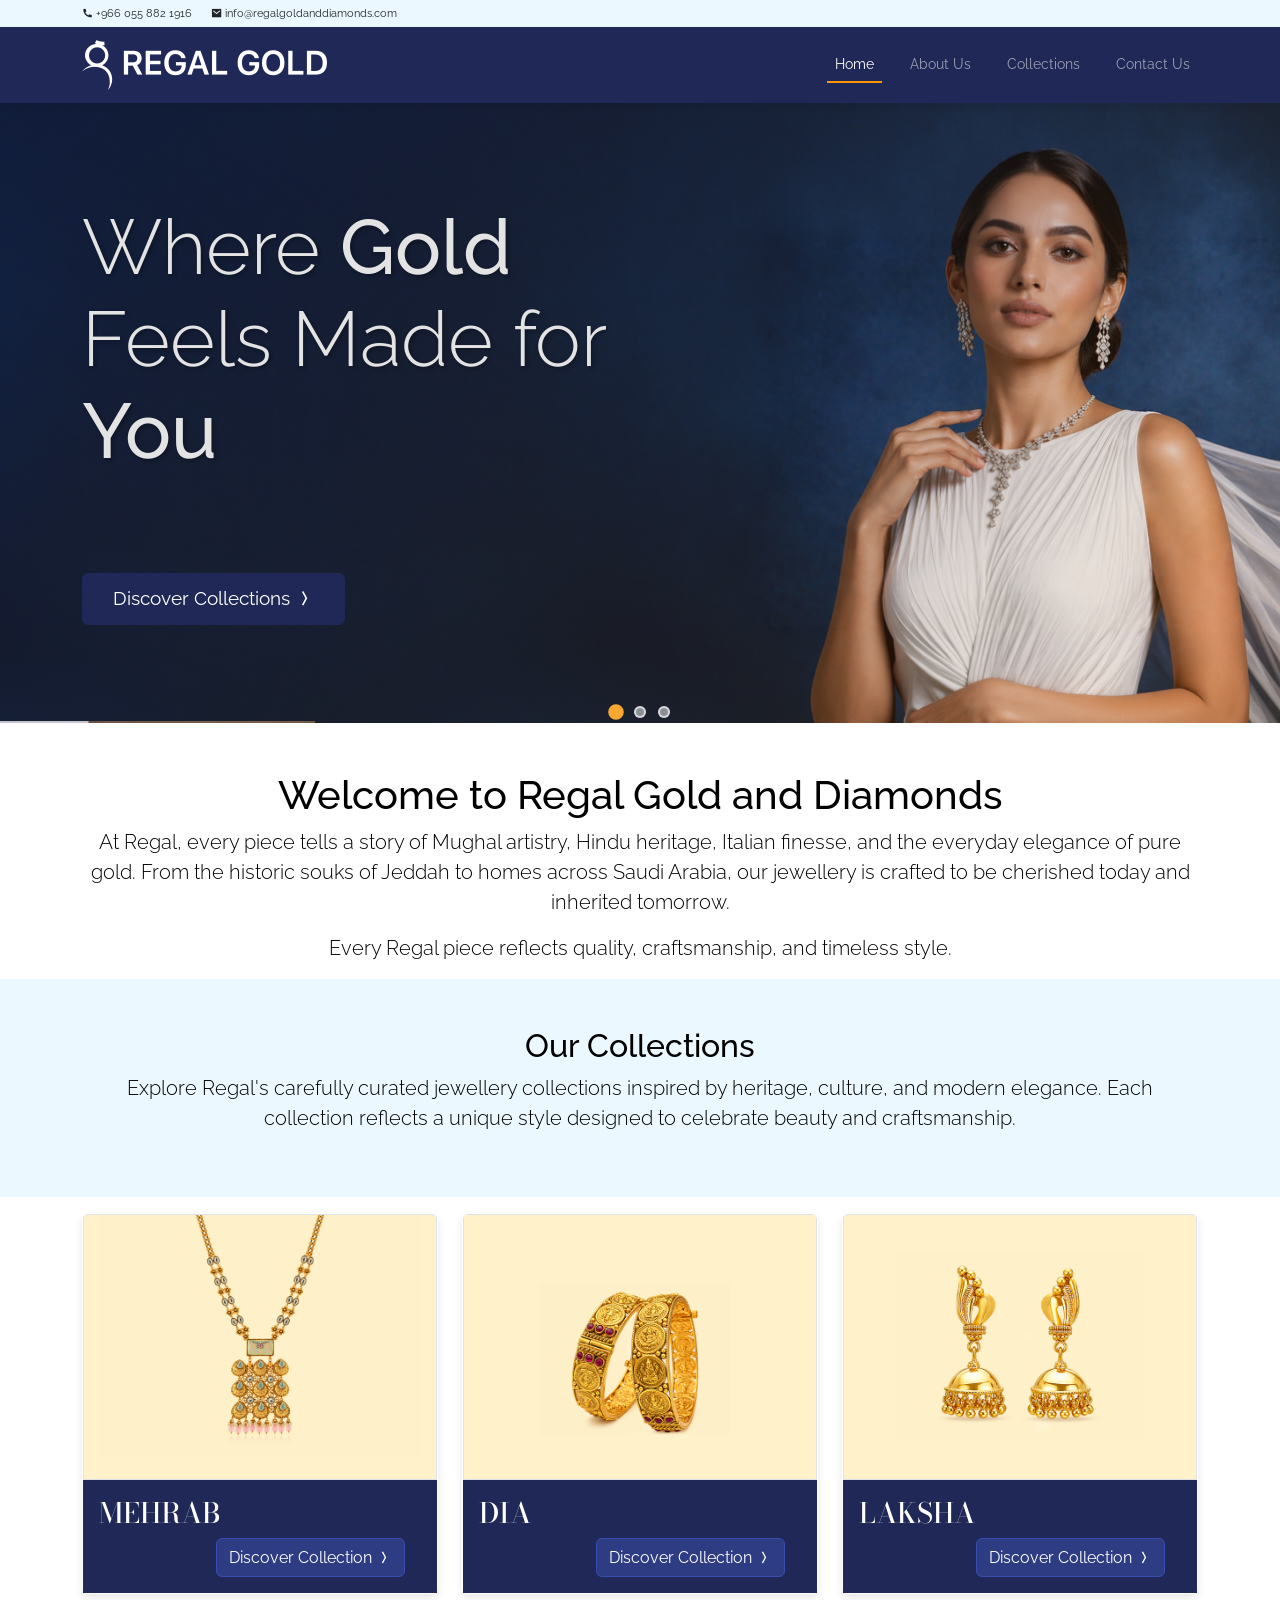
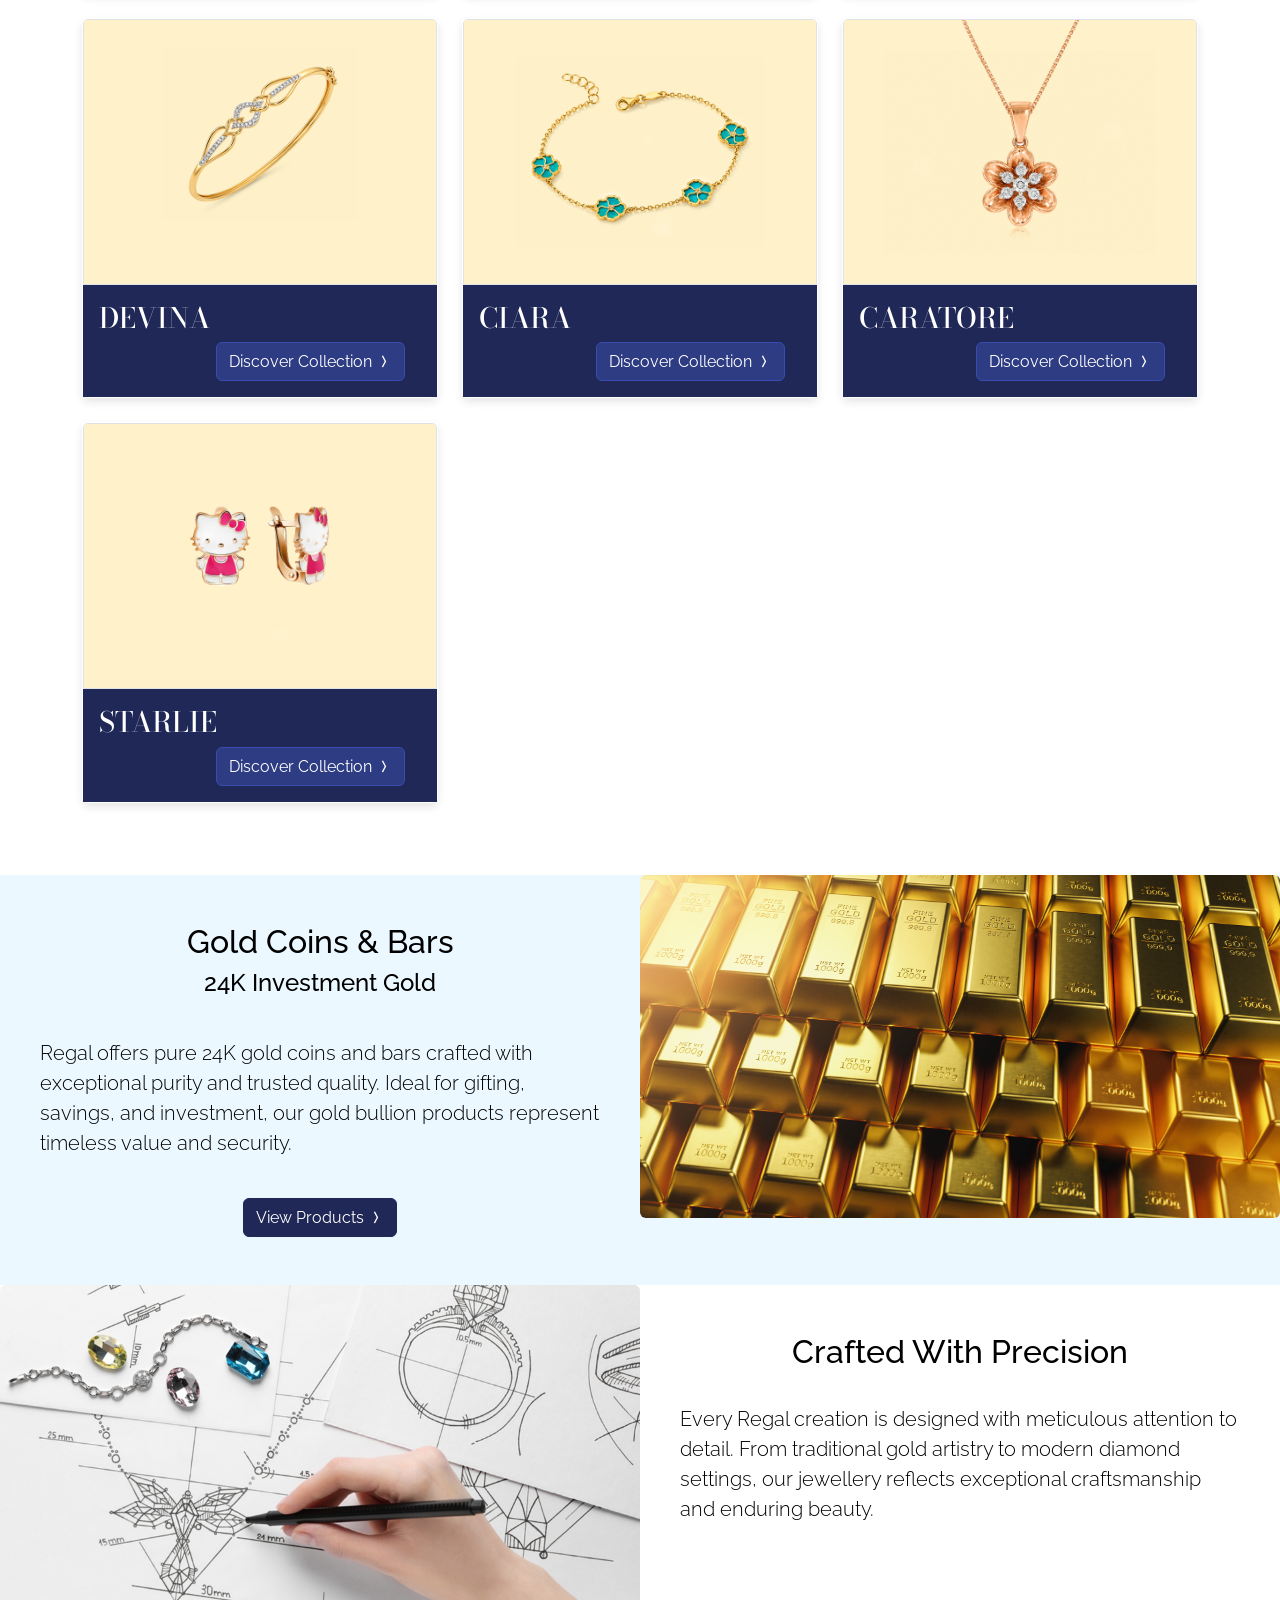
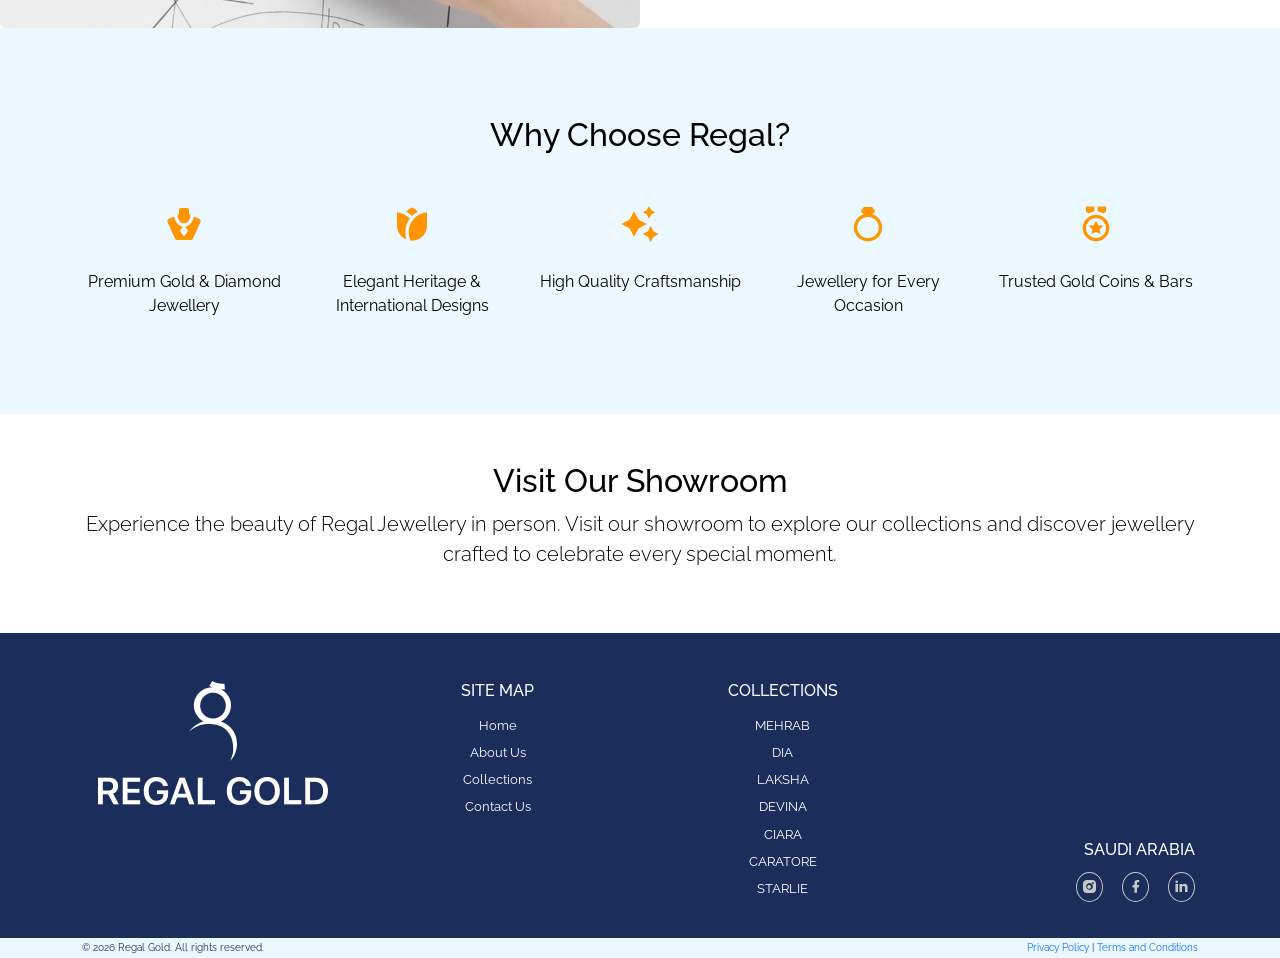
<file: index.html>
<!DOCTYPE html>
<html lang="en">
<head>
    <meta charset="UTF-8">
    <meta name="viewport" content="width=device-width, initial-scale=1.0">
    <meta name="description" content="Regal Gold and Diamonds is a premium gold jewellers in Saudi Arabia, offering exquisite designs and exceptional craftsmanship.">
    <meta name="keywords" content="Regal Gold, gold jewelry, diamonds, Saudi Arabia, exquisite designs, exceptional craftsmanship">
    <meta name="robots" content="all">
    <title>Regal Gold and Diamonds, Saudi Arabia</title>

    <meta property="og:title" content="Regal Gold and Diamonds, Saudi Arabia" />
    <meta property="og:type" content="website" />
    <meta property="og:description" content="Regal Gold and Diamonds is a premium gold jewellers in Saudi Arabia, offering exquisite designs and exceptional craftsmanship." />
    <meta property="og:url" content="https://regalgoldanddiamonds.com/">
    <meta property="og:site_name" content="Regal Gold and Diamonds">
    <meta property="og:image" content="https://regalgoldanddiamonds.com/assets/images/home-page-main-Banner.png" />

    <link rel="icon" href="favicon.ico" type="image/x-icon">
    <link rel="preconnect" href="https://fonts.googleapis.com">
    <link rel="preconnect" href="https://fonts.gstatic.com" crossorigin>
    <link href="https://fonts.googleapis.com/css2?family=Bodoni+Moda+SC:ital,opsz,wght@0,6..96,400..900;1,6..96,400..900&family=Cormorant:ital,wght@0,300..700;1,300..700&family=Raleway:ital,wght@0,100..900;1,100..900&display=swap" rel="stylesheet">

    <link rel="stylesheet" href="vendor/bs/css/bootstrap.min.css">
    <link rel="stylesheet" href="vendor/RemixIcon_Fonts/fonts/remixicon.css">
    <link rel="stylesheet" href="vendor/animate/animate.min.css">
    <link rel="stylesheet" href="https://unpkg.com/aos@next/dist/aos.css" />
    <link rel="stylesheet" href="styles.css?v=1.5">

</head>
<body>
    <header>
        <div class="top-bar">
            <div class="container">
                <div class="row">
                    <div class="col-12">
                        <a href="tel:+9660558821916" class="text-decoration-none text-dark me-3"><i class="ri-phone-fill"></i> +966 055 882 1916</a>
                        <a href="mailto:info@regalgoldanddiamonds.com" class="text-decoration-none text-dark me-3"><i class="ri-mail-fill"></i> info@regalgoldanddiamonds.com</a>
                    </div>
                </div>
            </div>
        </div>
        <nav class="navbar navbar-expand-lg" data-bs-theme="dark">
            <div class="container">
                <a class="navbar-brand" href="#"><img src="assets/images/regal_gold_top_logo.png" alt="Regal Gold Logo"></a>
                <button class="navbar-toggler" type="button" data-bs-toggle="collapse" data-bs-target="#navbarNav"
                    aria-controls="navbarNav" aria-expanded="false" aria-label="Toggle navigation">
                    <span class="navbar-toggler-icon"></span>
                </button>
                <div class="collapse navbar-collapse" id="navbarNav">
                    <ul class="navbar-nav ms-auto">
                        <li class="nav-item">
                            <a class="nav-link active" href="#">Home</a>
                        </li>
                        <li class="nav-item">
                            <a class="nav-link" href="about-us.html">About Us</a>
                        </li>
                        <li class="nav-item">
                            <a class="nav-link" href="collections.html">Collections</a>
                        </li>
                        <li class="nav-item">
                            <a class="nav-link" href="contact-us.html">Contact Us</a>
                        </li>
                    </ul>
                </div>
            </div>
        </nav>
    </header>
    <div id="home-hero" class="hero-slideshow">
        <!-- Slide 1 -->
        <div class="hero-slide" style="background-image: url('assets/images/home-page-main-Banner.png');">
            <div class="hero-overlay"></div>
            <div class="hero-content">
                <div class="container">
                    <div class="row align-items-center">
                        <div class="col-6 text-center text-md-start">
                            <h1 class="animate__animated animate__fadeInDown">Where <b>Gold</b><br> Feels Made for <b>You</b></h1>
                            <p class="lead">&nbsp;</p>
                            <a href="collections.html" id="home_banner_btn" class="btn btn-primary animate__animated animate__fadeInUp animate__delay-1s">Discover Collections <i class="ri-arrow-right-wide-line"></i></a>
                        </div>
                    </div>
                </div>
            </div>
        </div>

        <!-- Slide 2 -->
        <div class="hero-slide" style="background-image: url('assets/images/home-banner-2a.png');">
            <div class="hero-overlay"></div>
            <div class="hero-content">
                <div class="container">
                    <div class="row align-items-center">
                        <div class="col-6 text-center text-md-start">
                            <h1 class="animate__animated animate__fadeInDown">Exquisite <b>Heritage</b><br> Meets <b>Elegance</b></h1>
                            <p class="lead">&nbsp;</p>
                            <a href="collections.html" id="home_banner_btn" class="btn btn-primary animate__animated animate__fadeInUp animate__delay-1s">Explore Now <i class="ri-arrow-right-wide-line"></i></a>
                        </div>
                    </div>
                </div>
            </div>
        </div> 

        <!-- Slide 3 -->
        <div class="hero-slide" style="background-image: url('assets/images/home-banner-3a.png');">
            <div class="hero-overlay"></div>
            <div class="hero-content">
                <div class="container">
                    <div class="row align-items-center">
                        <div class="col-6 text-center text-md-start">
                            <h1 class="animate__animated animate__fadeInDown">Crafted for <b>Your</b><br> Special <br><b>Moments</b></h1>
                            <p class="lead">&nbsp;</p>
                            <a href="collections.html" id="home_banner_btn" class="btn btn-primary animate__animated animate__fadeInUp animate__delay-1s">Browse Collections <i class="ri-arrow-right-wide-line"></i></a>
                        </div>
                    </div>
                </div>
            </div>
        </div>

        <!-- <div class="scroll-indicator" style="position: absolute; bottom: 15px; left: 0%; transform: translateX(-50%); opacity: 0.7; width: 100%; text-align: center; z-index: 10;">
            <div style="font-size: 1.5em; color: white; animation: bounce-down 2s infinite;">
                <i class="ri-arrow-down-double-fill"></i>
            </div>
        </div> -->

        <!-- Slide indicators -->
        <div class="hero-indicators">
            <span class="indicator active" data-slide="0"></span>
            <span class="indicator" data-slide="1"></span>
            <span class="indicator" data-slide="2"></span>
        </div>
    </div>

    <div class="container mt-5">
        <div class="row">
            <div class="col-12 text-center">
                <h1 class="animate__animated animate__fadeInDown" data-aos="fade-down" data-aos-duration="800">Welcome to Regal Gold and Diamonds</h1>
                <p class="lead animate__animated animate__fadeInUp" data-aos="fade-up" data-aos-duration="800" data-aos-delay="200">At Regal, every piece tells a story of Mughal artistry, Hindu heritage, Italian finesse, and the everyday elegance of pure gold. From the historic souks of Jeddah to homes across Saudi Arabia, our jewellery is crafted to be cherished today and inherited tomorrow.</p>
                <p class="lead animate__animated animate__fadeInUp" data-aos="fade-up" data-aos-duration="800" data-aos-delay="400">Every Regal piece reflects quality, craftsmanship, and timeless style.</p>
            </div>
        </div>
    </div>

    <div class="lighter-bg py-5">
        <div class="container">
            <div class="row">
                <div class="col-12 text-center">
                    <h2 class="animate__animated animate__bounceIn" data-aos="zoom-in" data-aos-duration="800">Our Collections</h2>
                    <p class="lead animate__animated animate__fadeIn" data-aos="fade-up" data-aos-duration="800" data-aos-delay="200">Explore Regal's carefully curated jewellery collections inspired by heritage, culture, and modern elegance. Each collection reflects a unique style designed to celebrate beauty and craftsmanship.</p>
                </div>
            </div>
        </div>
    </div>

    <div class="container mt-3 mb-5">
        <div class="row">
            <div class="col-md-4 mb-4">
                <div class="card h-100 animate__animated animate__fadeInUp">
                    <img src="assets/images/MEHRAB_800x600.png" class="card-img-top border" alt="mehrab">
                    <div class="card-body bg-dark text-white" style="background-color: #1f2857 !important;">
                        <h3 class="card-title home-collection">MEHRAB</h3>
                        <div class="text-end me-3">
                            <a href="collections.html#mehrab-section" class="btn btn-primary" style="border-color: #394caf; background-color: #2e3c84;">Discover Collection <i class="ri-arrow-right-wide-line"></i></a>
                        </div>
                    </div>
                </div>
            </div>
            <div class="col-md-4 mb-4"> 
                <div class="card h-100 animate__animated animate__fadeInUp animate__delay-1s">
                    <img src="assets/images/DIA_800x600.png" class="card-img-top border" alt="dia">
                    <div class="card-body bg-dark text-white" style="background-color: #1f2857 !important;">
                        <h3 class="card-title home-collection">DIA</h3>
                        <div class="text-end me-3">
                            <a href="collections.html#dia-section" class="btn btn-primary" style="border-color: #394caf; background-color: #2e3c84;">Discover Collection <i class="ri-arrow-right-wide-line"></i></a>
                        </div>
                    </div>
                </div>
            </div>
            <div class="col-md-4 mb-4">
                <div class="card h-100 animate__animated animate__fadeInUp animate__delay-2s">
                    <img src="assets/images/LAKSHA_800x600.png" class="card-img-top border" alt="laksha">
                    <div class="card-body bg-dark text-white" style="background-color: #1f2857 !important;">
                        <h3 class="card-title home-collection">LAKSHA</h3>
                        <div class="text-end me-3">
                            <a href="collections.html#laksha-section" class="btn btn-primary" style="border-color: #394caf; background-color: #2e3c84;">Discover Collection <i class="ri-arrow-right-wide-line"></i></a>
                        </div>
                    </div>
                </div>
            </div>

            <div class="col-md-4 mb-4"> 
                <div class="card h-100 animate__animated animate__fadeInUp animate__delay-1s">
                    <img src="assets/images/DEVINA_800x600.png" class="card-img-top border" alt="celeste">
                    <div class="card-body bg-dark text-white" style="background-color: #1f2857 !important;">
                        <h3 class="card-title home-collection">DEVINA</h3>
                        <div class="text-end me-3">
                            <a href="collections.html#devina-section" class="btn btn-primary" style="border-color: #394caf; background-color: #2e3c84;">Discover Collection <i class="ri-arrow-right-wide-line"></i></a>
                        </div>
                    </div>
                </div>
            </div>
            <div class="col-md-4 mb-4">
                <div class="card h-100 animate__animated animate__fadeInUp">
                    <img src="assets/images/CIARA_800x600.png" class="card-img-top border" alt="ciara">
                    <div class="card-body bg-dark text-white" style="background-color: #1f2857 !important;">
                        <h3 class="card-title home-collection">CIARA</h3>
                        <div class="text-end me-3">
                            <a href="collections.html#ciara-section" class="btn btn-primary" style="border-color: #394caf; background-color: #2e3c84;">Discover Collection <i class="ri-arrow-right-wide-line"></i></a>
                        </div>
                    </div>
                </div>
            </div>
            <div class="col-md-4 mb-4">
                <div class="card h-100 animate__animated animate__fadeInUp animate__delay-2s">
                    <img src="assets/images/CARATORE-800x600.png" class="card-img-top border" alt="caratore">
                    <div class="card-body bg-dark text-white" style="background-color: #1f2857 !important;">
                        <h3 class="card-title home-collection">CARATORE</h3>
                        <div class="text-end me-3">
                            <a href="collections.html#caratore-section" class="btn btn-primary" style="border-color: #394caf; background-color: #2e3c84;">Discover Collection <i class="ri-arrow-right-wide-line"></i></a>
                        </div>
                    </div>
                </div>
            </div>
            <div class="col-md-4 mb-4">
                <div class="card h-100 animate__animated animate__fadeInUp animate__delay-2s">
                    <img src="assets/images/STARLIE_800x600.png" class="card-img-top border" alt="starlie">
                    <div class="card-body bg-dark text-white" style="background-color: #1f2857 !important;">
                        <h3 class="card-title home-collection">STARLIE</h3>
                        <div class="text-end me-3">
                            <a href="collections.html#starlie-section" class="btn btn-primary" style="border-color: #394caf; background-color: #2e3c84;">Discover Collection <i class="ri-arrow-right-wide-line"></i></a>
                        </div>
                    </div>
                </div>
            </div>
        </div>
    </div>

    <div class="lighter-bg">
        <div class="container-fluid p-0">
            <div class="row g-0">
                <div class="col-md-6 text-center py-5 px-3" data-aos="fade-right" data-aos-duration="800">
                    <h2 class="animate__animated animate__fadeInDown">Gold Coins & Bars</h2>
                    <h4 class="animate__animated animate__fadeInDown animate__delay-1s mb-3">24K Investment Gold</h4>
                    <p class="lead animate__animated animate__fadeInUp p-4 text-start text-justify">Regal offers pure 24K gold coins and bars crafted with exceptional purity and trusted quality. Ideal for gifting, savings, and investment, our gold bullion products represent timeless value and security.</p>
                    <a href="#" class="btn btn-primary animate__animated animate__fadeInUp animate__delay-2s">View Products <i class="ri-arrow-right-wide-line"></i></a>
                </div>
                <div class="col-md-6 p-0" data-aos="fade-left" data-aos-duration="800">
                    <img loading="lazy" src="assets/images/goldbars.png" alt="Gold Coins and Bars" class="img-fluid w-100 rounded animate__animated animate__fadeIn">
                </div>
            </div>
        </div>
    </div>

    <div class="container-fluid p-0">
        <div class="row g-0">
            <div class="col-md-6 p-0" data-aos="fade-right" data-aos-duration="800">
                <img loading="lazy" src="assets/images/precision.png" alt="Crafted With Precision" class="img-fluid w-100 rounded animate__animated animate__fadeIn">
            </div>
            <div class="col-md-6 text-center py-5 px-3" data-aos="fade-left" data-aos-duration="800">
                <h2 class="animate__animated animate__fadeInDown">Crafted With Precision</h2>
                <p class="lead animate__animated animate__fadeInUp p-4 text-start text-justify">Every Regal creation is designed with meticulous attention to detail. From traditional gold artistry to modern diamond settings, our jewellery reflects exceptional craftsmanship and enduring beauty.</p>
            </div>
        </div>
    </div>

    <div class="lighter-bg py-4">
        <div class="container">
            <div class="row">
                <div class="col-12 py-5 text-center">
                    <h2 class="py-3 animate__animated animate__fadeInDown" data-aos="zoom-in" data-aos-duration="800">Why Choose Regal?</h2>
                    <div class="row justify-content-center mt-4">
                        <div class="col-6 col-md-4 col-lg-2-4 mb-4 animate__animated animate__fadeInUp" data-aos="fade-in-left" data-aos-duration="500" data-aos-delay="400">
                            <div>
                                <div class="mb-3">
                                    <i class="ri-jewelry-fill" style="font-size: 2.5em; color: #ff9500;"></i>
                                </div>
                                <p class="mb-0">Premium Gold & Diamond Jewellery</p>
                            </div>
                        </div>
                        <div class="col-6 col-md-4 col-lg-2-4 mb-4 animate__animated animate__fadeInDown" data-aos="fade-in-left" data-aos-duration="500" data-aos-delay="500">
                            <div>
                                <div class="mb-3">
                                    <i class="ri-flower-fill" style="font-size: 2.5em; color: #ff9500;"></i>
                                </div>
                                <p class="mb-0">Elegant Heritage & International Designs</p>
                            </div>
                        </div>
                        <div class="col-6 col-md-4 col-lg-2-4 mb-4 animate__animated animate__fadeInUp" data-aos="fade-in-left" data-aos-duration="500" data-aos-delay="600">
                            <div>
                                <div class="mb-3">
                                    <i class="ri-sparkling-2-fill" style="font-size: 2.5em; color: #ff9500;"></i>
                                </div>
                                <p class="mb-0">High Quality Craftsmanship</p>
                            </div>
                        </div>
                        <div class="col-6 col-md-4 col-lg-2-4 mb-4 animate__animated animate__fadeInDown" data-aos="fade-in-left" data-aos-duration="500" data-aos-delay="700">
                            <div>
                                <div class="mb-3">
                                    <i class="ri-diamond-ring-fill" style="font-size: 2.5em; color: #ff9500;"></i>
                                </div>
                                <p class="mb-0">Jewellery for Every Occasion</p>
                            </div>
                        </div>
                        <div class="col-6 col-md-4 col-lg-2-4 mb-4 animate__animated animate__fadeInUp" data-aos="fade-in-left" data-aos-duration="500" data-aos-delay="800">
                            <div>
                                <div class="mb-3">
                                    <i class="ri-medal-line" style="font-size: 2.5em; color: #ff9500;"></i>
                                </div>
                                <p class="mb-0">Trusted Gold Coins & Bars</p>
                            </div>
                        </div>
                    </div>
                </div>
            </div>
        </div>
    </div>

    <div class="container mt-5 mb-5">
        <div class="row">
            <div class="col-12 text-center" data-aos="fade-up" data-aos-duration="800">
                <h2 class="animate__animated animate__fadeInDown">Visit Our Showroom</h2>
                <p class="lead animate__animated animate__fadeInUp">Experience the beauty of Regal Jewellery in person. Visit our showroom to explore our collections and discover jewellery crafted to celebrate every special moment.</p>
            </div>
        </div>
    </div>


    <footer class="pt-5 pb-2">
        <div class="container">
            <div class="row">
                <div class="col-md-3 mb-3">
                    <div><img src="assets/images/regal_gold_icon_80px.png" alt="Regal Gold Footer Icon" class="mb-3"></div>
                    <div><img src="assets/images/regal_gold_logo_230px.png" alt="Regal Gold Footer Logo" class="mb-3"></div>
                </div>
                <div class="col-md-3 mb-3">
                    <h6 class="text-uppercase mb-3 animate__animated animate__pulse">Site Map</h6>
                    <ul class="list-unstyled">
                        <li class="mb-2"><a href="index.html" class="text-decoration-none text-white">Home</a></li>
                        <li class="mb-2"><a href="about-us.html" class="text-decoration-none text-white">About Us</a></li>
                        <li class="mb-2"><a href="collections.html" class="text-decoration-none text-white">Collections</a></li>
                        <li class="mb-2"><a href="contact-us.html" class="text-decoration-none text-white">Contact Us</a></li>
                    </ul>
                </div>
                <div class="col-md-3 mb-3">
                    <h6 class="text-uppercase mb-3 animate__animated animate__pulse">Collections</h6>
                    <ul class="list-unstyled">
                        <li class="mb-2"><a href="collections.html#mehrab-section" class="text-decoration-none text-white">MEHRAB</a></li>
                        <li class="mb-2"><a href="collections.html#dia-section" class="text-decoration-none text-white">DIA</a></li>
                        <li class="mb-2"><a href="collections.html#laksha-section" class="text-decoration-none text-white">LAKSHA</a></li>
                        <li class="mb-2"><a href="collections.html#devina-section" class="text-decoration-none text-white">DEVINA</a></li>
                        <li class="mb-2"><a href="collections.html#ciara-section" class="text-decoration-none text-white">CIARA</a></li>
                        <li class="mb-2"><a href="collections.html#caratore-section" class="text-decoration-none text-white">CARATORE</a></li>
                        <li class="mb-2"><a href="collections.html#starlie-section" class="text-decoration-none text-white">STARLIE</a></li>
                    </ul>
                </div>
                <div class="col-md-3 mb-3 location-info">
                    <div id="location-bottom">
                        <h6 class="text-uppercase mb-3 animate__animated animate__pulse">Saudi Arabia</h6>
                        <div class="social-icons">
                            <a href="#" class="text-decoration-none me-3"><i class="ri-instagram-fill"></i></a>
                            <a href="#" class="text-decoration-none me-3"><i class="ri-facebook-fill"></i></a>
                            <a href="#" class="text-decoration-none"><i class="ri-linkedin-fill"></i></a>
                        </div>
                    </div>
                </div>
            </div>
        </div>
    </footer>
    <div class="bottom-bar mb-0">
        <div class="container">
            <div class="row">
                <div class="col-12">
                    <span>&copy; 2026 Regal Gold. All rights reserved.</span>
                    <span class="float-end"><a href="privacy-policy.html" class="text-decoration-none">Privacy Policy</a> | <a href="terms-conditions.html" class="text-decoration-none">Terms and Conditions</a></span>
                </div>
            </div>
        </div>
    </div>

    <div class="go-top">
        <div>
        <i class="ri-arrow-up-double-line"></i>
        </div>
    </div>

    <script src="vendor/bs/js/bootstrap.bundle.min.js"></script>
    <script src="https://unpkg.com/aos@next/dist/aos.js"></script>
    <script src="assets/js/script.js?j=2"></script>
</body>
</html>
</file>
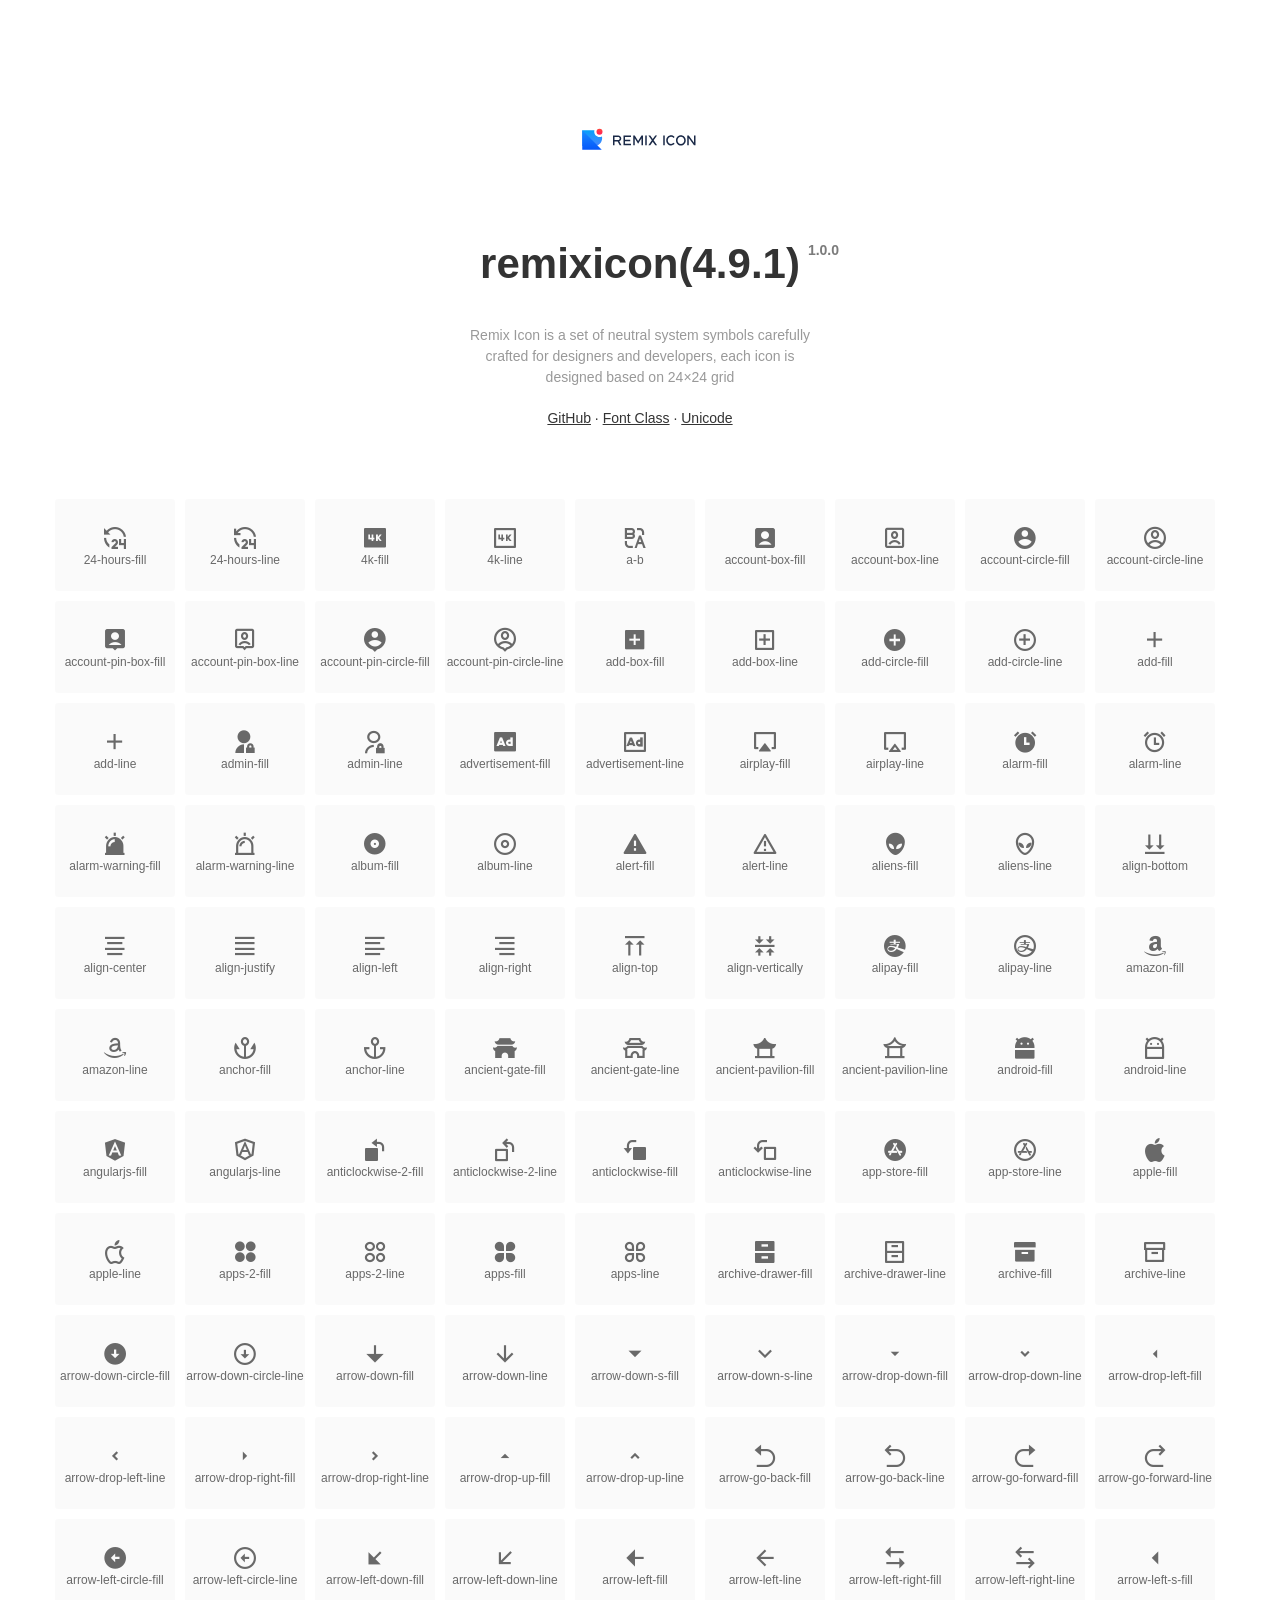
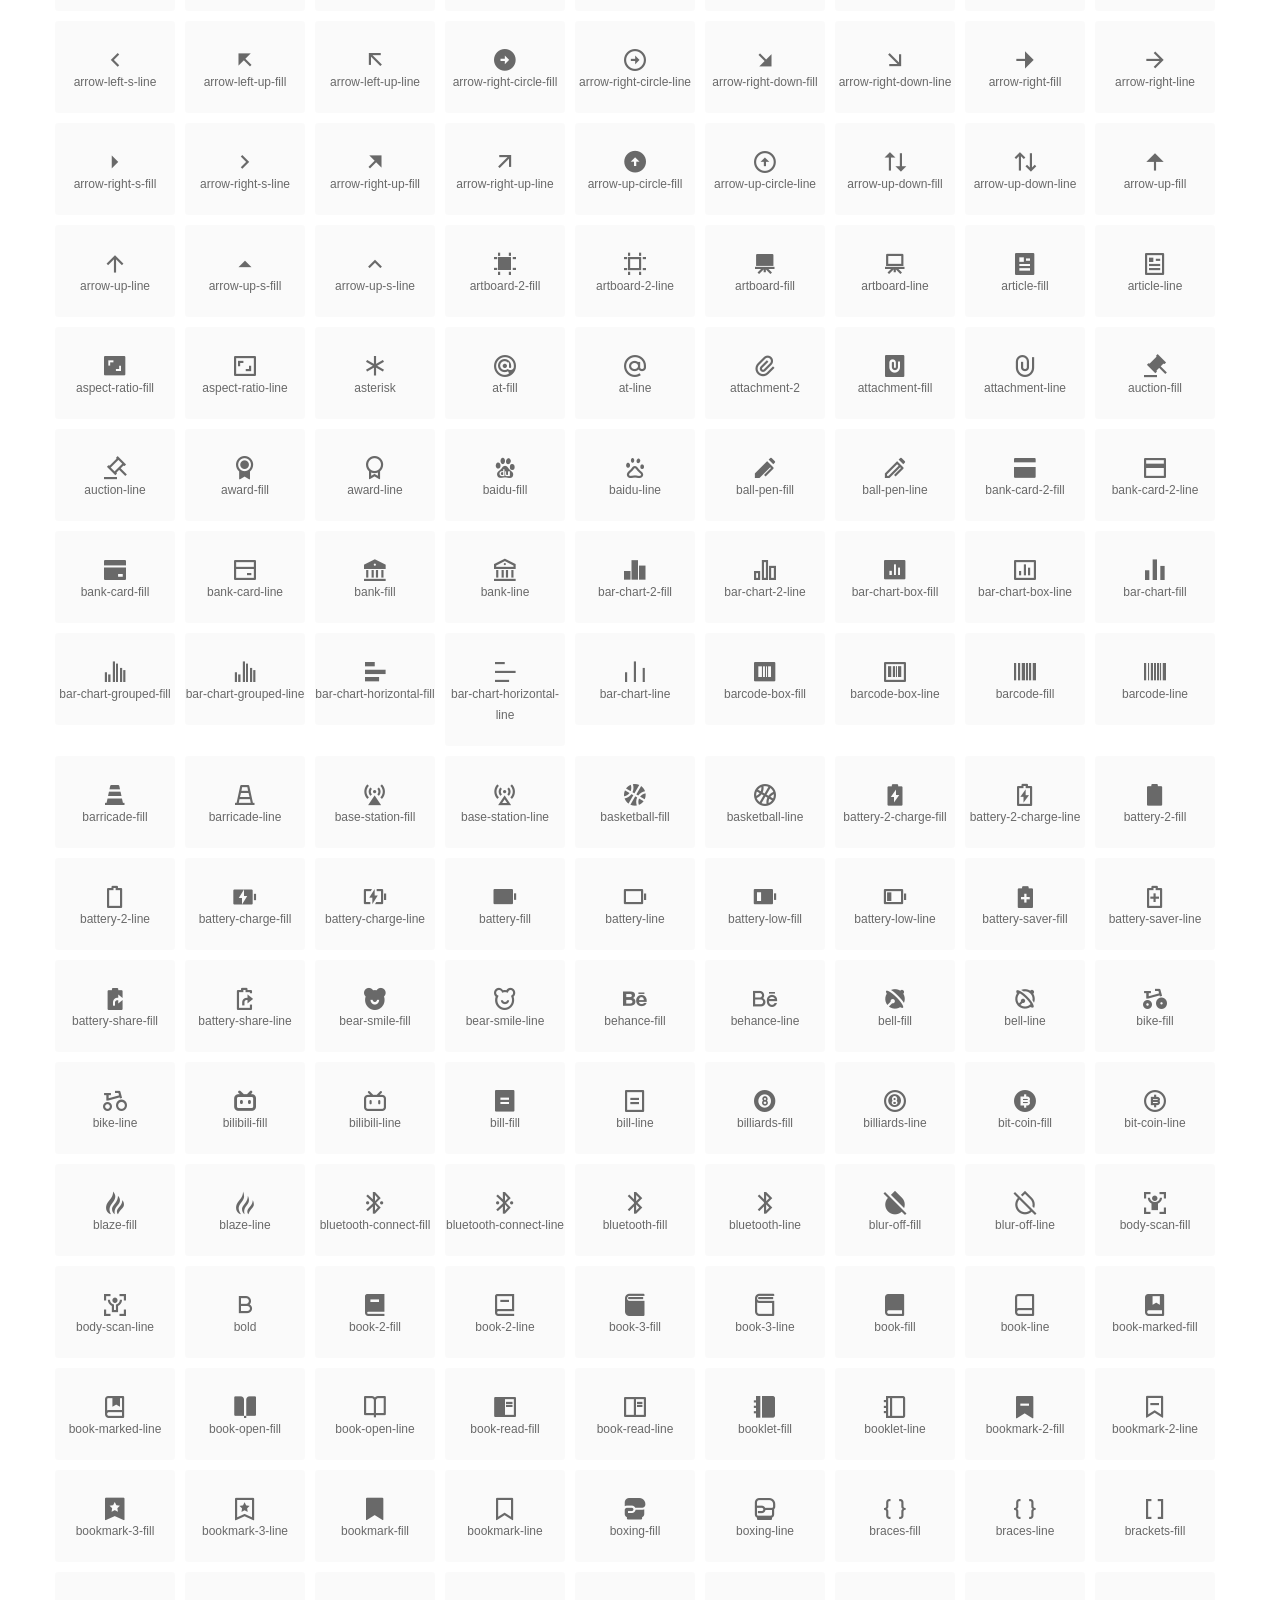
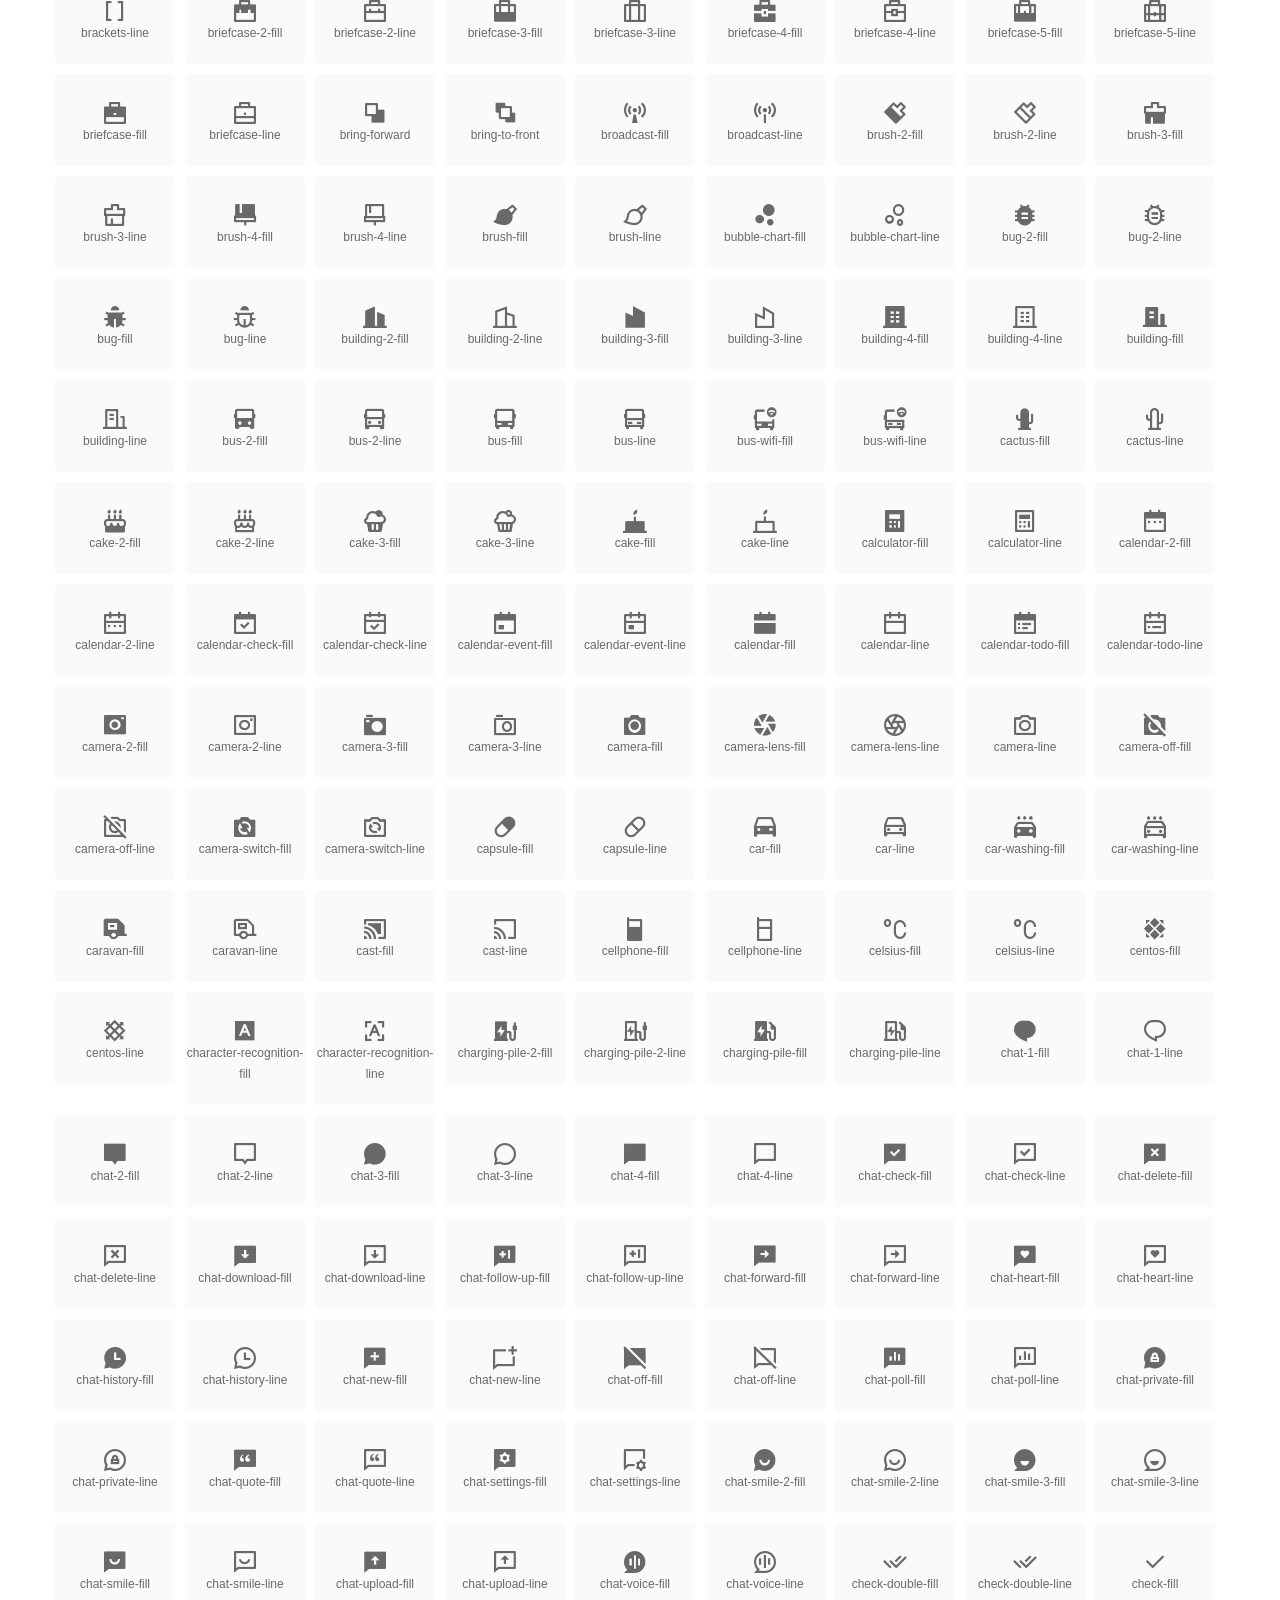
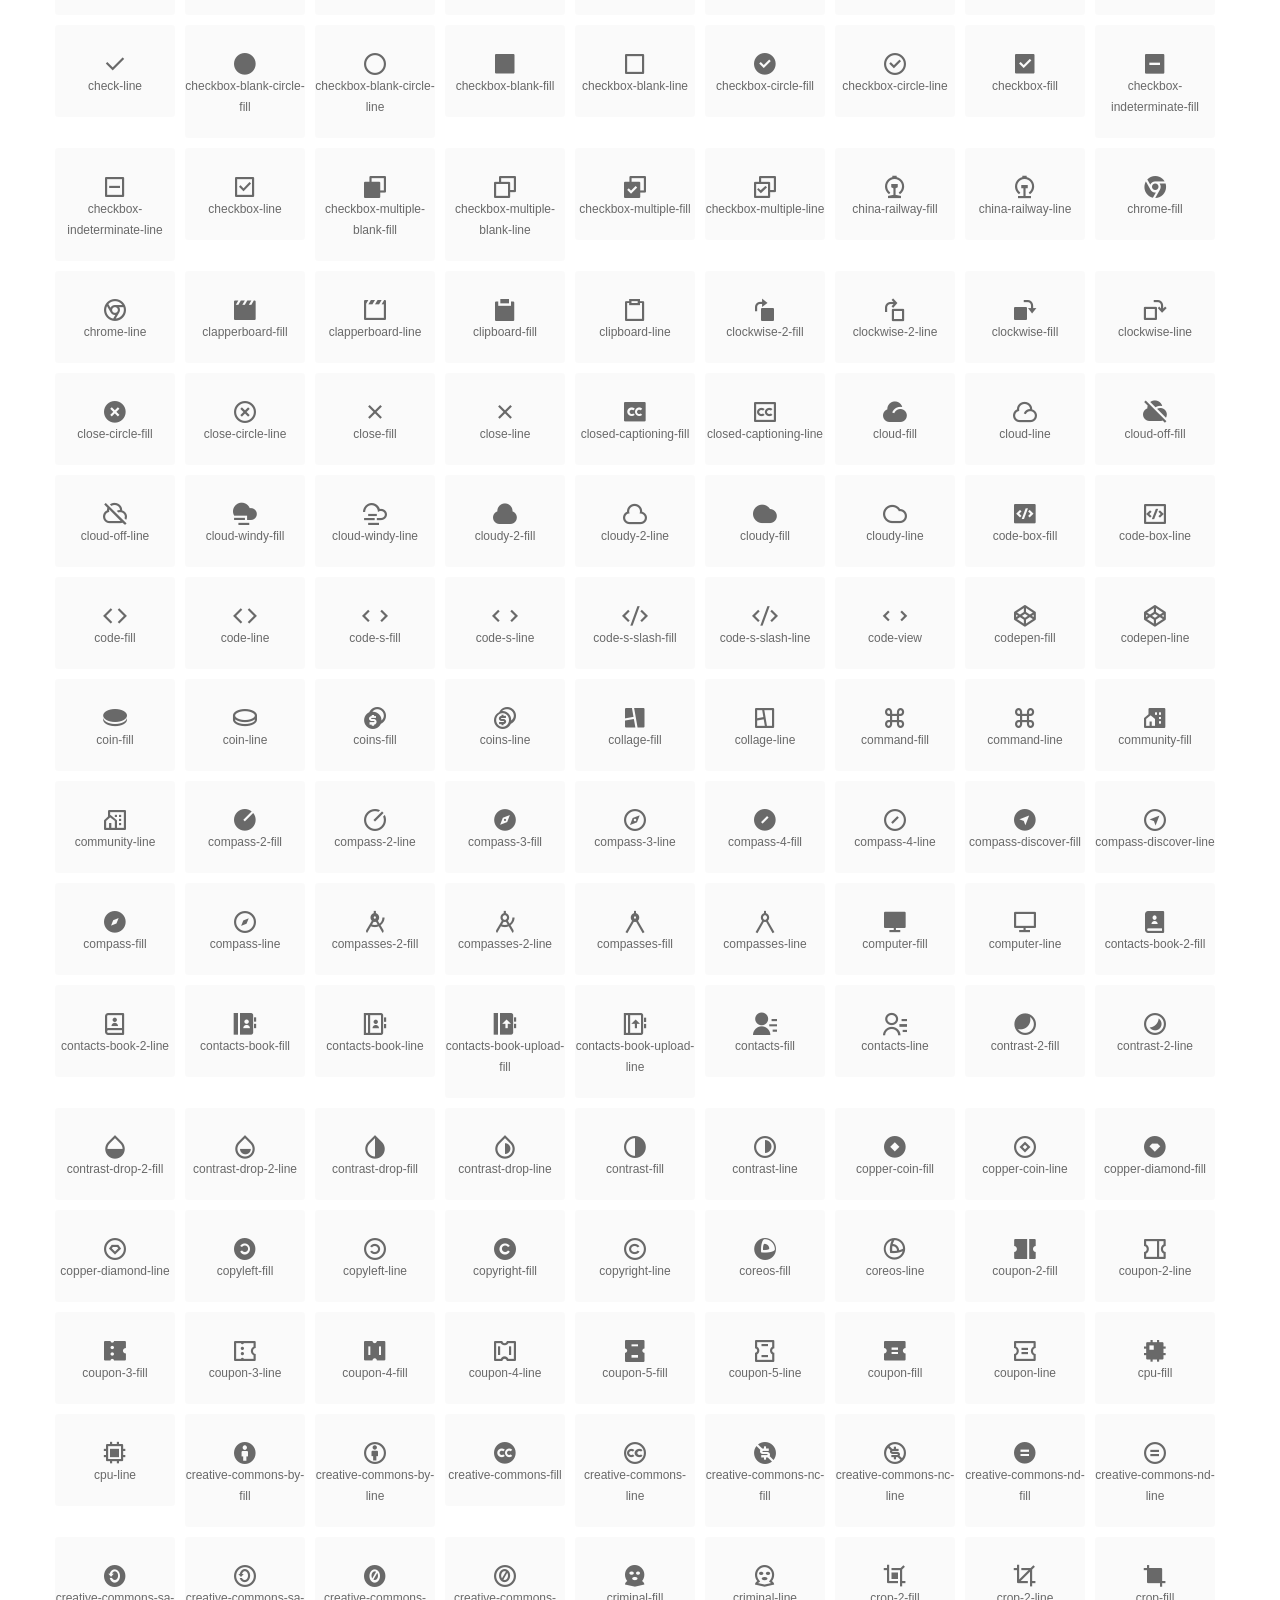
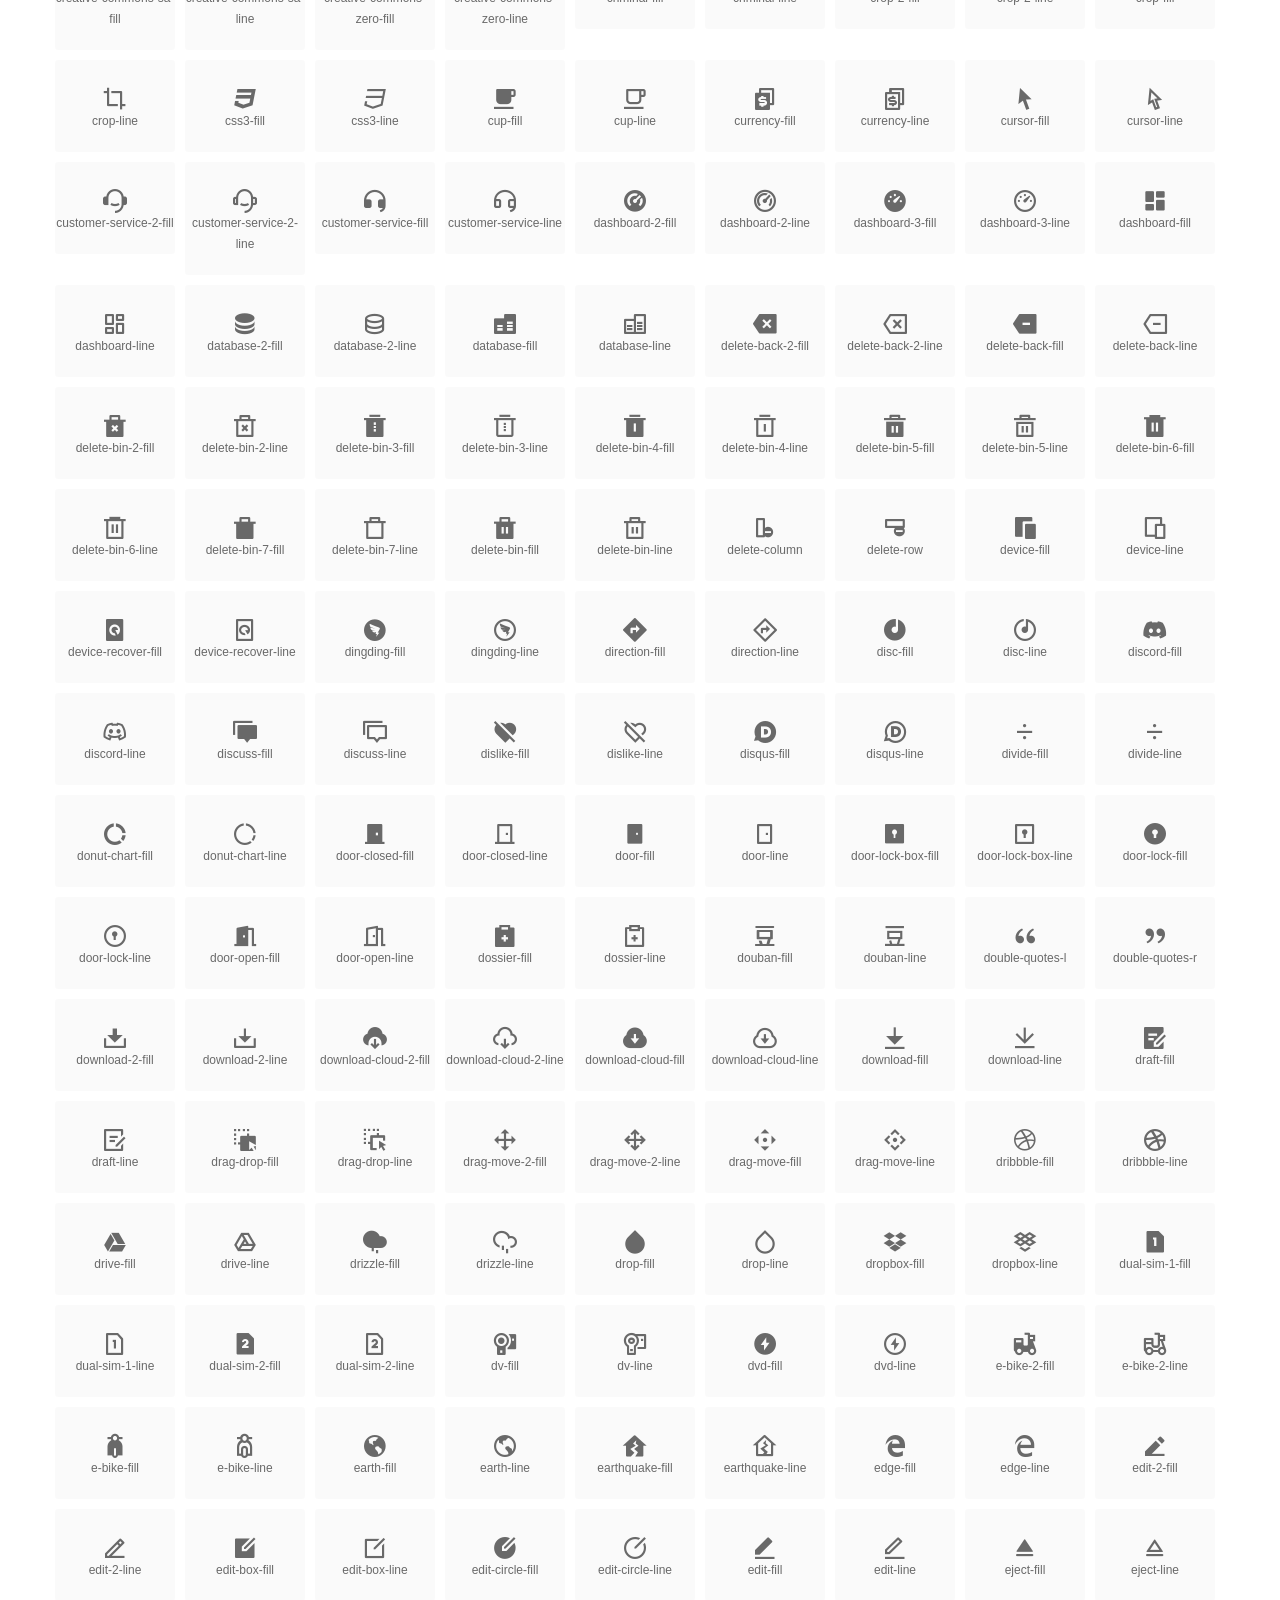
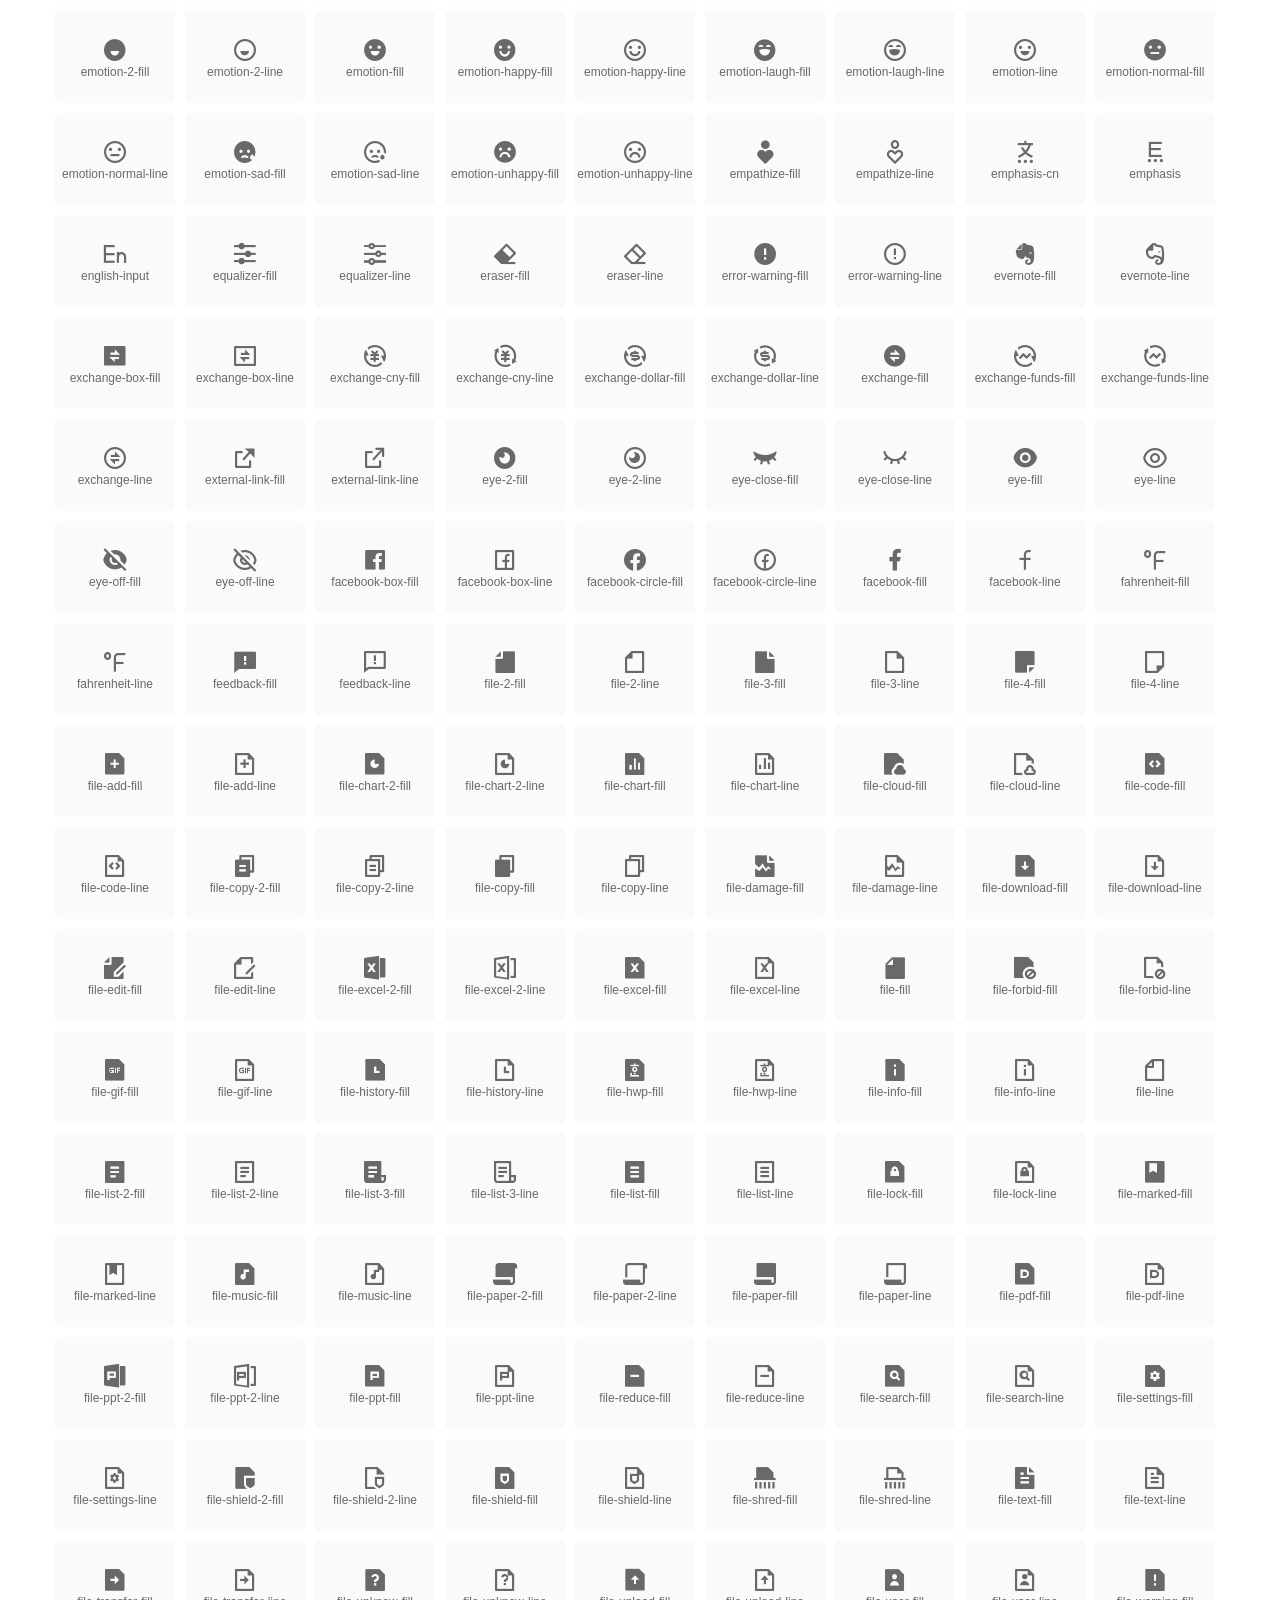
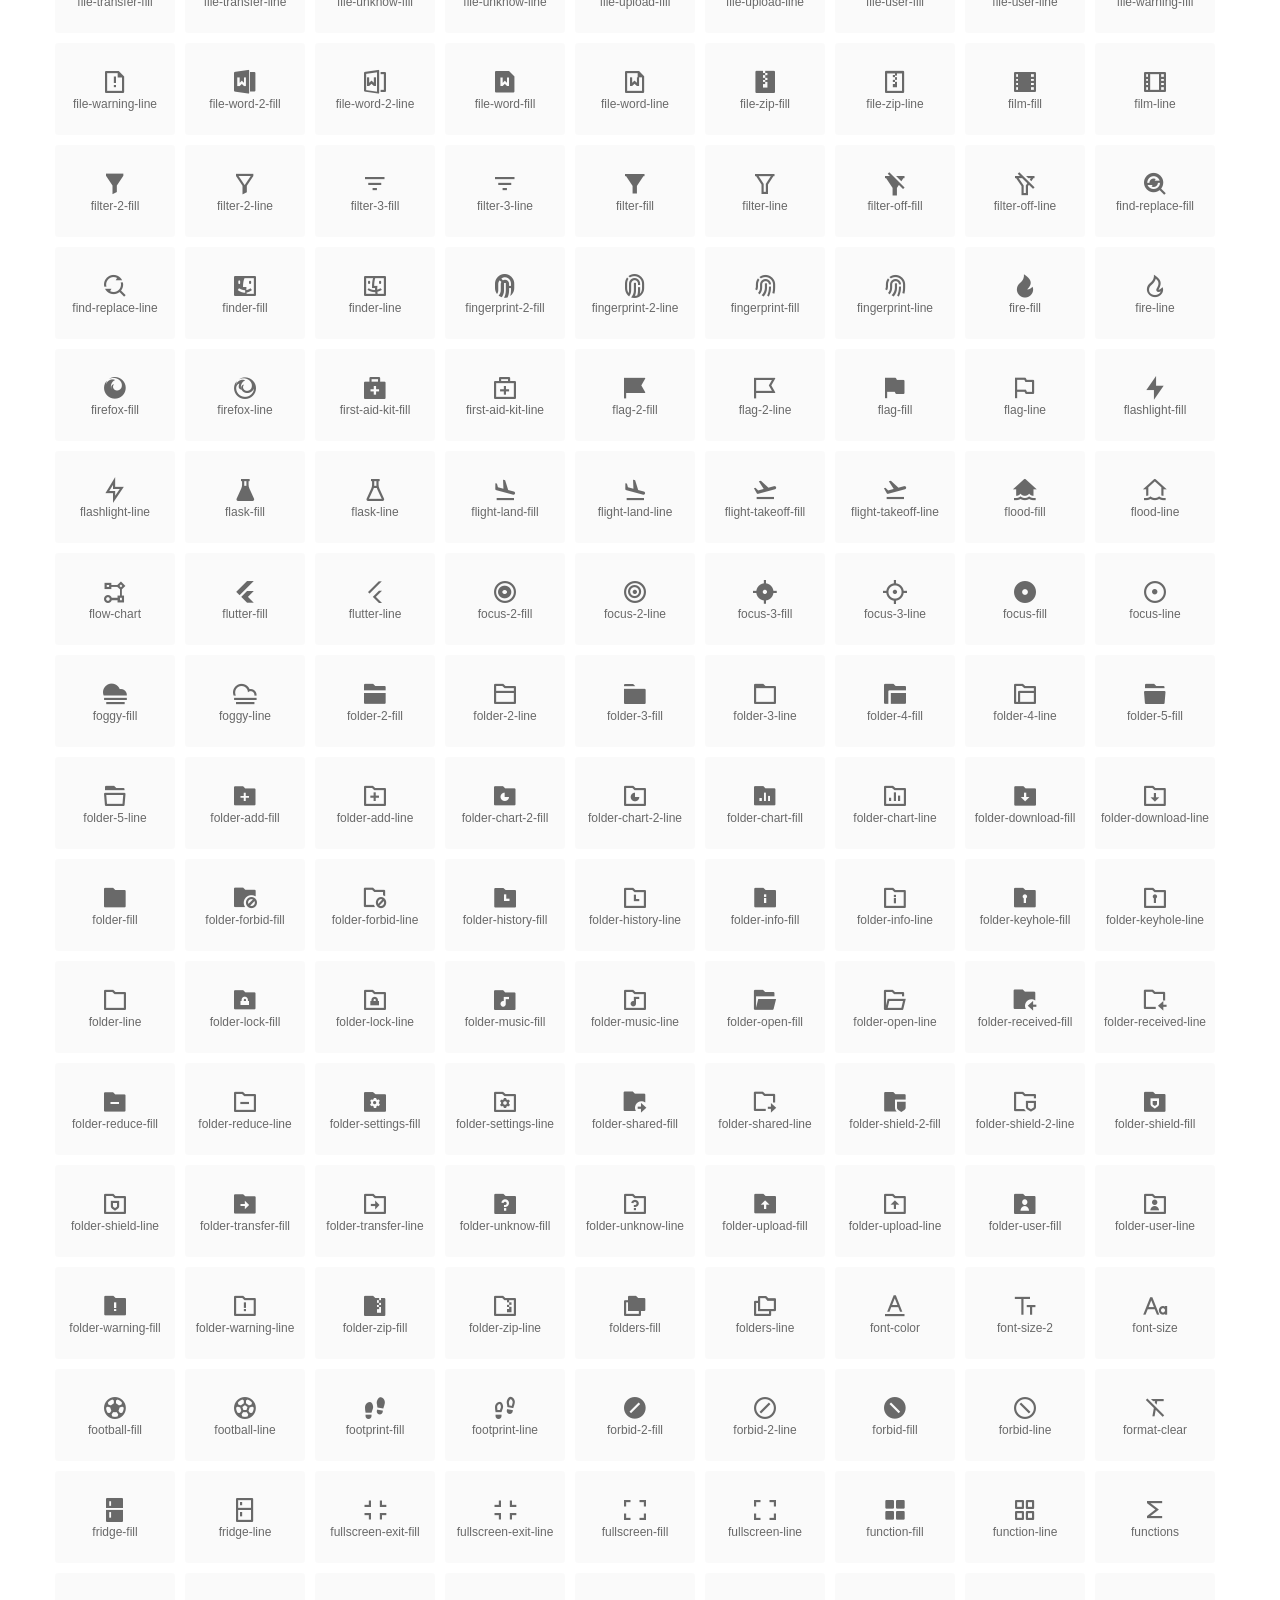
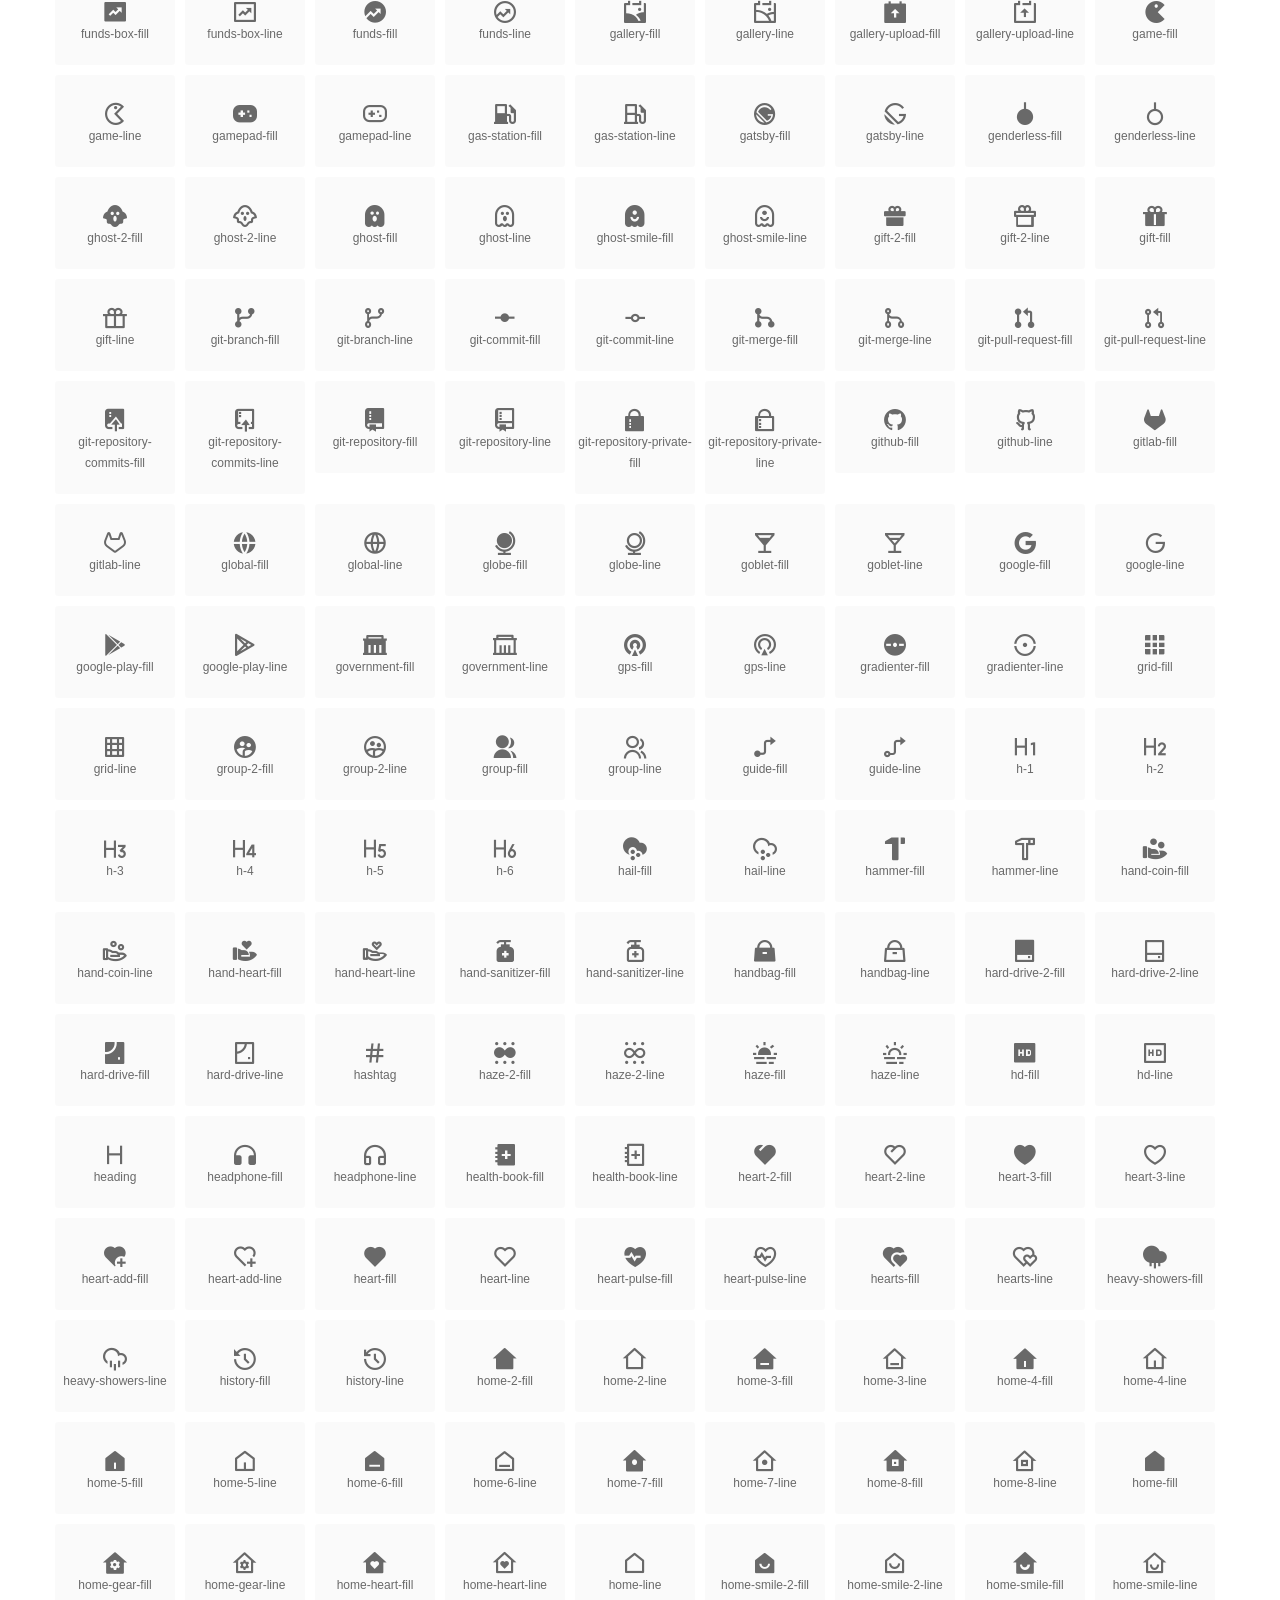
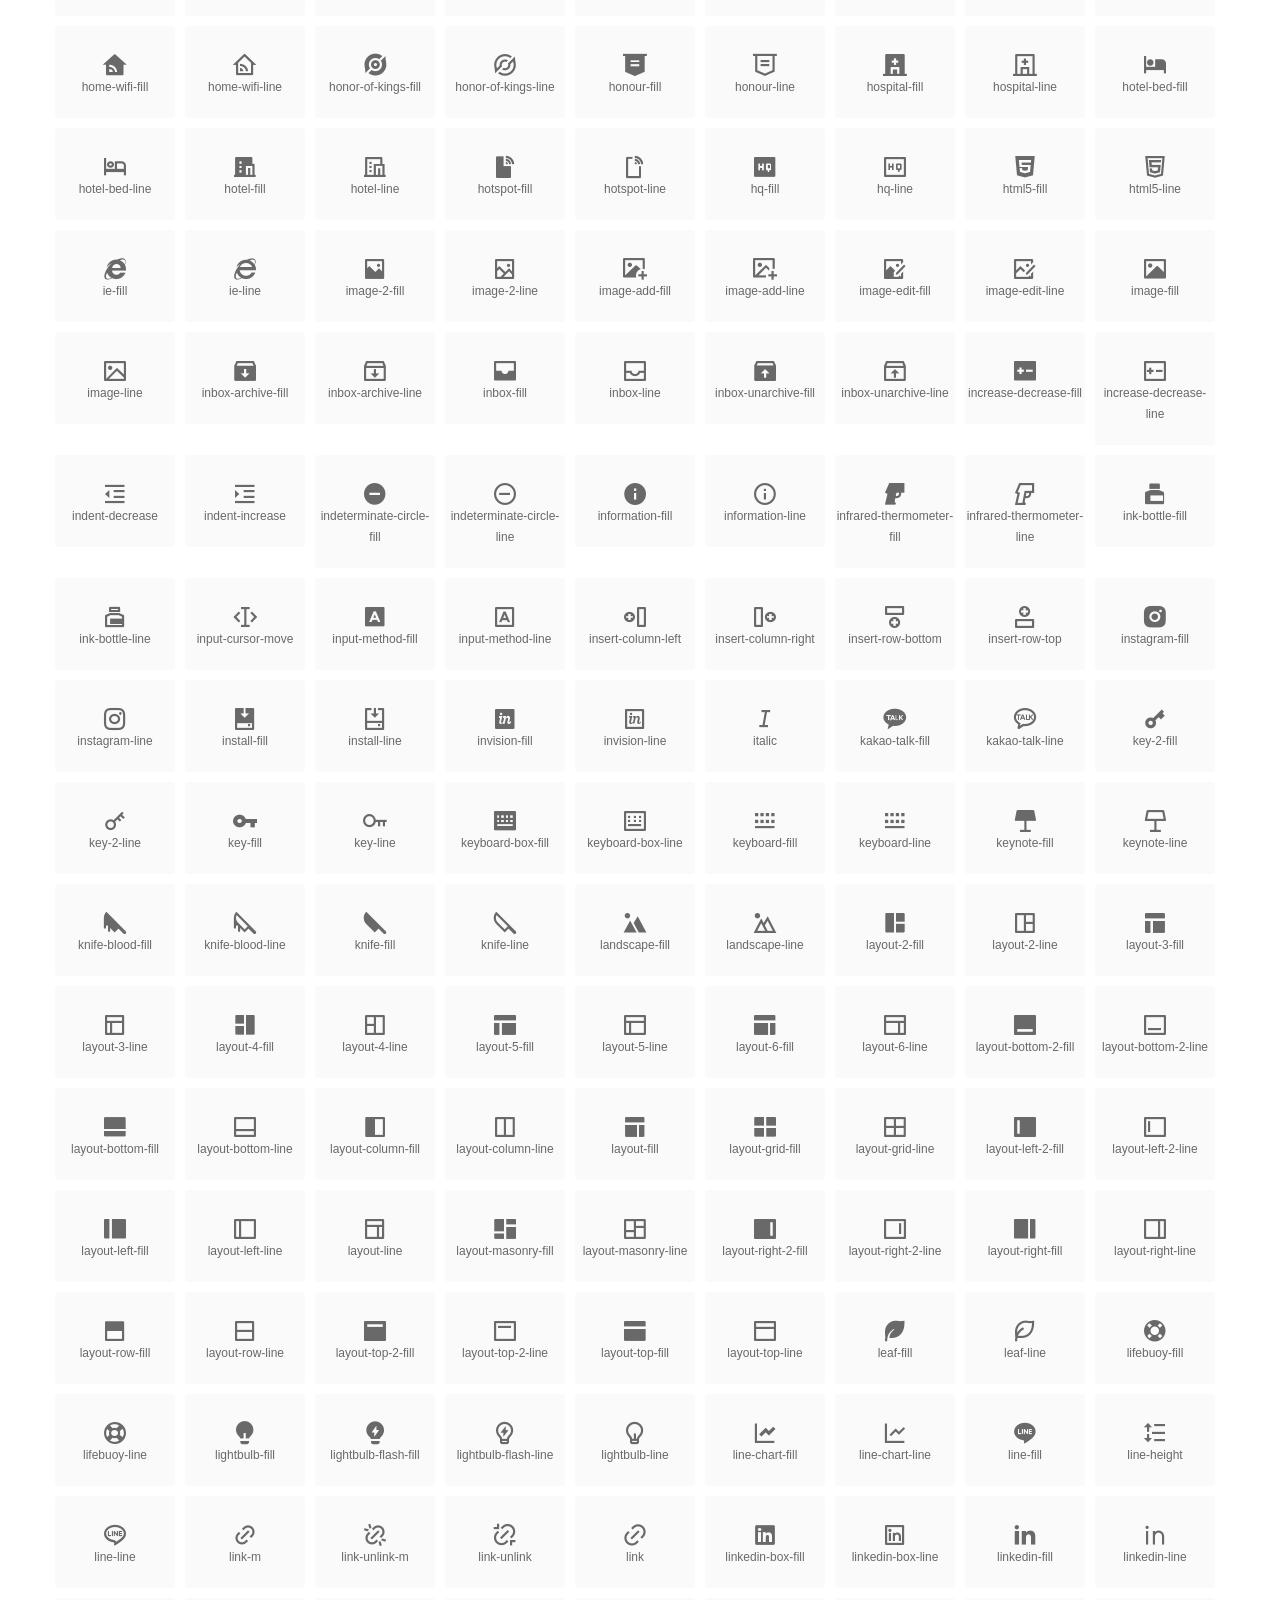
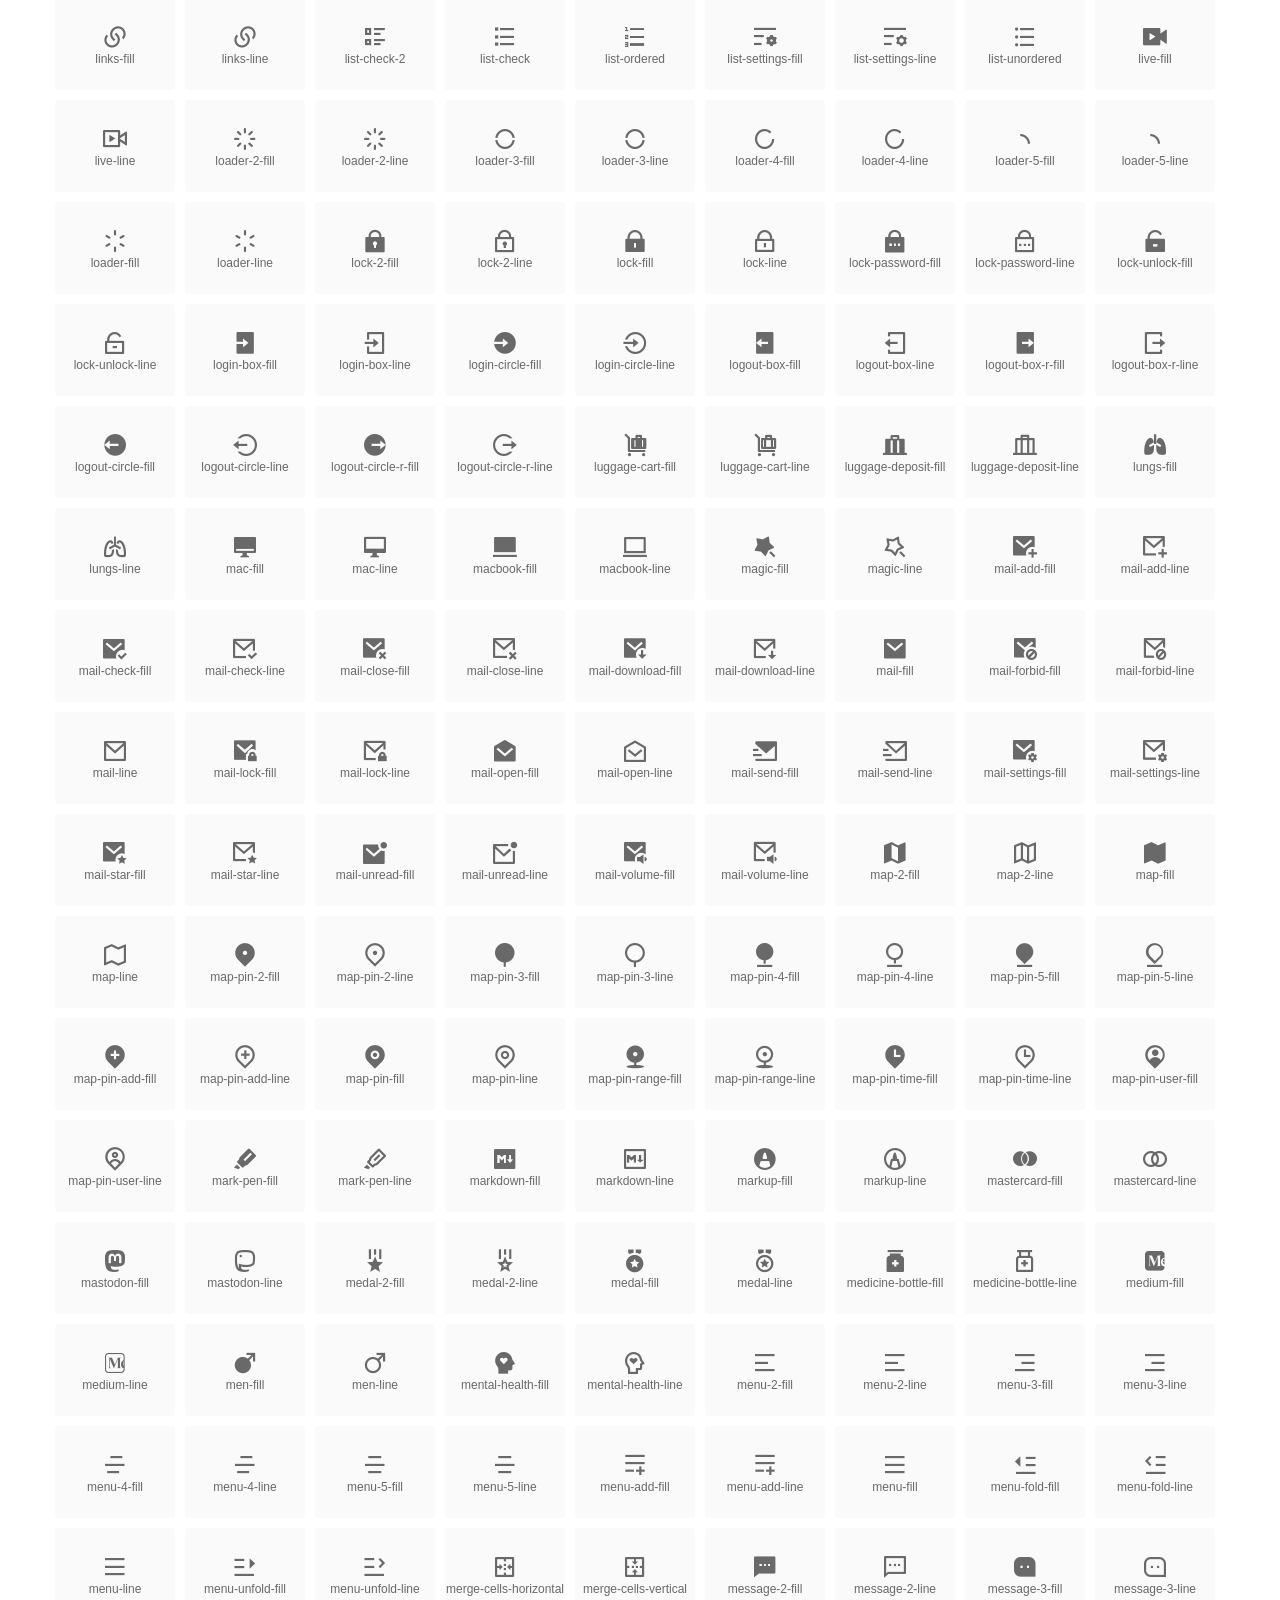
<file: vendor/RemixIcon_Fonts/fonts/index.html>
<!DOCTYPE html>
<html lang="en">
<head>
  <meta charset="UTF-8">
  <title>remixicon(4.9.1)</title>
  <meta name="viewport" content="width=device-width,minimum-scale=1.0,maximum-scale=1.0,user-scalable=no">
   
  <meta name="description" content="Remix Icon is a set of neutral system symbols carefully crafted for designers and developers, each icon is designed based on 24×24 grid">
   
  <meta name="keywords" content="remixicon,TTF,EOT,WOFF,WOFF2,SVG">
  
  
  
  <link rel="stylesheet" href="remixicon.css" />
  
  <style>
    *{margin: 0;padding: 0;list-style: none;}
    body { color: #696969; font: 12px/1.5 tahoma, arial, \5b8b\4f53, sans-serif; }
    a { color: #333; text-decoration: underline; }
    a:hover { color: rgb(9, 73, 209); }
    .header { color: #333; text-align: center; padding: 80px 0 60px 0; min-height: 153px; font-size: 14px; }
    .header .logo svg { height: 120px; width: 120px; }
    .header h1 { font-size: 42px; padding: 26px 0 10px 0; }
    .header sup {font-size: 14px; margin: 8px 0 0 8px; position: absolute; color: #7b7b7b; }
    .info {
      color: #999;
      font-weight: normal;
      max-width: 346px;
      margin: 0 auto;
      padding: 20px 0;
      font-size: 14px;
    }

    .icons { max-width: 1190px; margin: 0 auto; }
    .icons ul { text-align: center; }
    .icons ul li {
      vertical-align: top;
      width: 120px;
      display: inline-block;
      text-align: center;
      background-color: rgba(0,0,0,.02);
      border-radius: 3px;
      padding: 29px 0 10px 0;
      margin-right: 10px;
      margin-top: 10px;
      transition: all 0.6s ease;
    }
    .icons ul li:hover { background-color: rgba(0,0,0,.06); }
    .icons ul li:hover span { color: #3c75e4; opacity: 1; }
    .icons ul li .unicode { color: #8c8c8c; opacity: 0.3; }
    .icons ul li h4 {
      font-weight: normal;
      padding: 10px 0 5px 0;
      display: block;
      color: #8c8c8c;
      font-size: 14px;
      line-height: 12px;
      opacity: 0.8;
    }
    .icons ul li:hover h4 { opacity: 1; }
    .icons ul li svg { width: 24px; height: 24px; }
    .icons ul li:hover { color: #3c75e4; }
    .footer { text-align: center; padding: 10px 0 90px 0; }
    .footer a { text-align: center; padding: 10px 0 90px 0; color: #696969;}
    .footer a:hover { color: #0949d1; }
    .links { text-align: center; padding: 50px 0 0 0; font-size: 14px; }
    
    .icons ul li.class-icon { font-size: 21px; line-height: 21px; padding-bottom: 20px; }
    .icons ul li.class-icon p{ font-size: 12px; }
    .icons ul li.class-icon [class^="ri-"]{ font-size: 26px; }
    
    
    
  </style>
  
</head>

<body>
  
  <div class="header">
    
    <div class="logo">
      <a href="./"><svg width="160" height="32" viewBox="0 0 160 32" fill="none" xmlns="http://www.w3.org/2000/svg">
<path d="M121.5 9.80005C123.33 9.80005 124.984 10.5797 126.165 11.8344L124.75 13.2496C123.929 12.3549 122.773 11.8 121.5 11.8C119.029 11.8 117 13.891 117 16.5C117 19.1091 119.029 21.2 121.5 21.2C122.773 21.2 123.929 20.6452 124.75 19.7505L126.165 21.1657C124.984 22.4204 123.33 23.2 121.5 23.2C117.91 23.2 115 20.2004 115 16.5C115 12.7997 117.91 9.80005 121.5 9.80005Z" fill="#1A2947"/>
<path d="M113 10V23H111V10H113Z" fill="#1A2947"/>
<path d="M154 23V9.99988H152L152 19.6019L144.997 9.99988L143 10.0039V23H145L145 13.3969L152 23H154Z" fill="#1A2947"/>
<path d="M68 10V12H60V15.5H67V17.5H60V21H68V23H58V10H68Z" fill="#1A2947"/>
<path d="M82 10L77.4999 17.201L73 10H71V23H73V13.775L77.4999 20.975L82 13.773V23H84V10H82Z" fill="#1A2947"/>
<path d="M89 10V23H87V10H89Z" fill="#1A2947"/>
<path d="M96.9999 14.7565L93.6689 9.99951H91.2279L95.7789 16.4995L91.2289 22.9995H93.6689L96.9999 18.2435L100.33 22.9995H102.772L98.2209 16.4995L102.773 9.99951H100.33L96.9999 14.7565Z" fill="#1A2947"/>
<path fill-rule="evenodd" clip-rule="evenodd" d="M141 16.5C141 12.7997 138.09 9.80005 134.5 9.80005C130.91 9.80005 128 12.7997 128 16.5C128 20.2004 130.91 23.2 134.5 23.2C138.09 23.2 141 20.2004 141 16.5ZM130 16.5C130 13.891 132.029 11.8 134.5 11.8C136.971 11.8 139 13.891 139 16.5C139 19.1091 136.971 21.2 134.5 21.2C132.029 21.2 130 19.1091 130 16.5Z" fill="#1A2947"/>
<path fill-rule="evenodd" clip-rule="evenodd" d="M51 10C53.2091 10 55 11.7909 55 14C55 15.7175 53.9176 17.1821 52.3977 17.749L55.1901 22.999H52.9251L50.267 18H46V23H44V10H51ZM46 11.999V15.999L51 16C52.1046 16 53 15.1046 53 14C53 12.8955 52.1 12 51 12L46 11.999Z" fill="#1A2947"/>
<path fill-rule="evenodd" clip-rule="evenodd" d="M19.2887 3.00389C19.1928 3.0013 19.0965 3 19 3H3V24H19C24.799 24 29.5 19.299 29.5 13.5C29.5 12.7108 29.4129 11.942 29.2479 11.2025C28.2772 11.7119 27.1722 12 26 12C22.134 12 19 8.86599 19 5C19 4.30645 19.1009 3.63646 19.2887 3.00389Z" fill="url(#paint0_linear_960_1054)"/>
<g filter="url(#filter0_b_960_1054)">
<path fill-rule="evenodd" clip-rule="evenodd" d="M3 3L29 29H3V3Z" fill="url(#paint1_linear_960_1054)"/>
</g>
<circle cx="26" cy="5" r="4" fill="url(#paint2_linear_960_1054)"/>
<defs>
<filter id="filter0_b_960_1054" x="-2.43656" y="-2.43656" width="36.8731" height="36.8731" filterUnits="userSpaceOnUse" color-interpolation-filters="sRGB">
<feFlood flood-opacity="0" result="BackgroundImageFix"/>
<feGaussianBlur in="BackgroundImage" stdDeviation="2.71828"/>
<feComposite in2="SourceAlpha" operator="in" result="effect1_backgroundBlur_960_1054"/>
<feBlend mode="normal" in="SourceGraphic" in2="effect1_backgroundBlur_960_1054" result="shape"/>
</filter>
<linearGradient id="paint0_linear_960_1054" x1="3" y1="3" x2="3" y2="24" gradientUnits="userSpaceOnUse">
<stop stop-color="#05A0FA"/>
<stop offset="1" stop-color="#4785FF"/>
</linearGradient>
<linearGradient id="paint1_linear_960_1054" x1="3" y1="3" x2="3" y2="29" gradientUnits="userSpaceOnUse">
<stop stop-color="#1A8CFF"/>
<stop offset="1" stop-color="#0557FA"/>
</linearGradient>
<linearGradient id="paint2_linear_960_1054" x1="22" y1="1" x2="22" y2="9" gradientUnits="userSpaceOnUse">
<stop stop-color="#FF463A"/>
<stop offset="1" stop-color="#FF1F5A"/>
</linearGradient>
</defs>
</svg>
</a>
    </div>
    
    <h1>remixicon(4.9.1)<sup>1.0.0</sup></h1>
    <div class="info">
      Remix Icon is a set of neutral system symbols carefully crafted for designers and developers, each icon is designed based on 24×24 grid
    </div>
    <p>
      
      <a href="https://github.com/Remix-Design/remixicon.git">GitHub</a> · 
      
      <a href="index.html">Font Class</a> · 
      
      <a href="unicode.html">Unicode</a>
      
    </p>
  </div>
  <div class="icons">
    <ul>
      <li class="class-icon"><i class="ri-24-hours-fill"></i><p class="name">24-hours-fill</p></li><li class="class-icon"><i class="ri-24-hours-line"></i><p class="name">24-hours-line</p></li><li class="class-icon"><i class="ri-4k-fill"></i><p class="name">4k-fill</p></li><li class="class-icon"><i class="ri-4k-line"></i><p class="name">4k-line</p></li><li class="class-icon"><i class="ri-a-b"></i><p class="name">a-b</p></li><li class="class-icon"><i class="ri-account-box-fill"></i><p class="name">account-box-fill</p></li><li class="class-icon"><i class="ri-account-box-line"></i><p class="name">account-box-line</p></li><li class="class-icon"><i class="ri-account-circle-fill"></i><p class="name">account-circle-fill</p></li><li class="class-icon"><i class="ri-account-circle-line"></i><p class="name">account-circle-line</p></li><li class="class-icon"><i class="ri-account-pin-box-fill"></i><p class="name">account-pin-box-fill</p></li><li class="class-icon"><i class="ri-account-pin-box-line"></i><p class="name">account-pin-box-line</p></li><li class="class-icon"><i class="ri-account-pin-circle-fill"></i><p class="name">account-pin-circle-fill</p></li><li class="class-icon"><i class="ri-account-pin-circle-line"></i><p class="name">account-pin-circle-line</p></li><li class="class-icon"><i class="ri-add-box-fill"></i><p class="name">add-box-fill</p></li><li class="class-icon"><i class="ri-add-box-line"></i><p class="name">add-box-line</p></li><li class="class-icon"><i class="ri-add-circle-fill"></i><p class="name">add-circle-fill</p></li><li class="class-icon"><i class="ri-add-circle-line"></i><p class="name">add-circle-line</p></li><li class="class-icon"><i class="ri-add-fill"></i><p class="name">add-fill</p></li><li class="class-icon"><i class="ri-add-line"></i><p class="name">add-line</p></li><li class="class-icon"><i class="ri-admin-fill"></i><p class="name">admin-fill</p></li><li class="class-icon"><i class="ri-admin-line"></i><p class="name">admin-line</p></li><li class="class-icon"><i class="ri-advertisement-fill"></i><p class="name">advertisement-fill</p></li><li class="class-icon"><i class="ri-advertisement-line"></i><p class="name">advertisement-line</p></li><li class="class-icon"><i class="ri-airplay-fill"></i><p class="name">airplay-fill</p></li><li class="class-icon"><i class="ri-airplay-line"></i><p class="name">airplay-line</p></li><li class="class-icon"><i class="ri-alarm-fill"></i><p class="name">alarm-fill</p></li><li class="class-icon"><i class="ri-alarm-line"></i><p class="name">alarm-line</p></li><li class="class-icon"><i class="ri-alarm-warning-fill"></i><p class="name">alarm-warning-fill</p></li><li class="class-icon"><i class="ri-alarm-warning-line"></i><p class="name">alarm-warning-line</p></li><li class="class-icon"><i class="ri-album-fill"></i><p class="name">album-fill</p></li><li class="class-icon"><i class="ri-album-line"></i><p class="name">album-line</p></li><li class="class-icon"><i class="ri-alert-fill"></i><p class="name">alert-fill</p></li><li class="class-icon"><i class="ri-alert-line"></i><p class="name">alert-line</p></li><li class="class-icon"><i class="ri-aliens-fill"></i><p class="name">aliens-fill</p></li><li class="class-icon"><i class="ri-aliens-line"></i><p class="name">aliens-line</p></li><li class="class-icon"><i class="ri-align-bottom"></i><p class="name">align-bottom</p></li><li class="class-icon"><i class="ri-align-center"></i><p class="name">align-center</p></li><li class="class-icon"><i class="ri-align-justify"></i><p class="name">align-justify</p></li><li class="class-icon"><i class="ri-align-left"></i><p class="name">align-left</p></li><li class="class-icon"><i class="ri-align-right"></i><p class="name">align-right</p></li><li class="class-icon"><i class="ri-align-top"></i><p class="name">align-top</p></li><li class="class-icon"><i class="ri-align-vertically"></i><p class="name">align-vertically</p></li><li class="class-icon"><i class="ri-alipay-fill"></i><p class="name">alipay-fill</p></li><li class="class-icon"><i class="ri-alipay-line"></i><p class="name">alipay-line</p></li><li class="class-icon"><i class="ri-amazon-fill"></i><p class="name">amazon-fill</p></li><li class="class-icon"><i class="ri-amazon-line"></i><p class="name">amazon-line</p></li><li class="class-icon"><i class="ri-anchor-fill"></i><p class="name">anchor-fill</p></li><li class="class-icon"><i class="ri-anchor-line"></i><p class="name">anchor-line</p></li><li class="class-icon"><i class="ri-ancient-gate-fill"></i><p class="name">ancient-gate-fill</p></li><li class="class-icon"><i class="ri-ancient-gate-line"></i><p class="name">ancient-gate-line</p></li><li class="class-icon"><i class="ri-ancient-pavilion-fill"></i><p class="name">ancient-pavilion-fill</p></li><li class="class-icon"><i class="ri-ancient-pavilion-line"></i><p class="name">ancient-pavilion-line</p></li><li class="class-icon"><i class="ri-android-fill"></i><p class="name">android-fill</p></li><li class="class-icon"><i class="ri-android-line"></i><p class="name">android-line</p></li><li class="class-icon"><i class="ri-angularjs-fill"></i><p class="name">angularjs-fill</p></li><li class="class-icon"><i class="ri-angularjs-line"></i><p class="name">angularjs-line</p></li><li class="class-icon"><i class="ri-anticlockwise-2-fill"></i><p class="name">anticlockwise-2-fill</p></li><li class="class-icon"><i class="ri-anticlockwise-2-line"></i><p class="name">anticlockwise-2-line</p></li><li class="class-icon"><i class="ri-anticlockwise-fill"></i><p class="name">anticlockwise-fill</p></li><li class="class-icon"><i class="ri-anticlockwise-line"></i><p class="name">anticlockwise-line</p></li><li class="class-icon"><i class="ri-app-store-fill"></i><p class="name">app-store-fill</p></li><li class="class-icon"><i class="ri-app-store-line"></i><p class="name">app-store-line</p></li><li class="class-icon"><i class="ri-apple-fill"></i><p class="name">apple-fill</p></li><li class="class-icon"><i class="ri-apple-line"></i><p class="name">apple-line</p></li><li class="class-icon"><i class="ri-apps-2-fill"></i><p class="name">apps-2-fill</p></li><li class="class-icon"><i class="ri-apps-2-line"></i><p class="name">apps-2-line</p></li><li class="class-icon"><i class="ri-apps-fill"></i><p class="name">apps-fill</p></li><li class="class-icon"><i class="ri-apps-line"></i><p class="name">apps-line</p></li><li class="class-icon"><i class="ri-archive-drawer-fill"></i><p class="name">archive-drawer-fill</p></li><li class="class-icon"><i class="ri-archive-drawer-line"></i><p class="name">archive-drawer-line</p></li><li class="class-icon"><i class="ri-archive-fill"></i><p class="name">archive-fill</p></li><li class="class-icon"><i class="ri-archive-line"></i><p class="name">archive-line</p></li><li class="class-icon"><i class="ri-arrow-down-circle-fill"></i><p class="name">arrow-down-circle-fill</p></li><li class="class-icon"><i class="ri-arrow-down-circle-line"></i><p class="name">arrow-down-circle-line</p></li><li class="class-icon"><i class="ri-arrow-down-fill"></i><p class="name">arrow-down-fill</p></li><li class="class-icon"><i class="ri-arrow-down-line"></i><p class="name">arrow-down-line</p></li><li class="class-icon"><i class="ri-arrow-down-s-fill"></i><p class="name">arrow-down-s-fill</p></li><li class="class-icon"><i class="ri-arrow-down-s-line"></i><p class="name">arrow-down-s-line</p></li><li class="class-icon"><i class="ri-arrow-drop-down-fill"></i><p class="name">arrow-drop-down-fill</p></li><li class="class-icon"><i class="ri-arrow-drop-down-line"></i><p class="name">arrow-drop-down-line</p></li><li class="class-icon"><i class="ri-arrow-drop-left-fill"></i><p class="name">arrow-drop-left-fill</p></li><li class="class-icon"><i class="ri-arrow-drop-left-line"></i><p class="name">arrow-drop-left-line</p></li><li class="class-icon"><i class="ri-arrow-drop-right-fill"></i><p class="name">arrow-drop-right-fill</p></li><li class="class-icon"><i class="ri-arrow-drop-right-line"></i><p class="name">arrow-drop-right-line</p></li><li class="class-icon"><i class="ri-arrow-drop-up-fill"></i><p class="name">arrow-drop-up-fill</p></li><li class="class-icon"><i class="ri-arrow-drop-up-line"></i><p class="name">arrow-drop-up-line</p></li><li class="class-icon"><i class="ri-arrow-go-back-fill"></i><p class="name">arrow-go-back-fill</p></li><li class="class-icon"><i class="ri-arrow-go-back-line"></i><p class="name">arrow-go-back-line</p></li><li class="class-icon"><i class="ri-arrow-go-forward-fill"></i><p class="name">arrow-go-forward-fill</p></li><li class="class-icon"><i class="ri-arrow-go-forward-line"></i><p class="name">arrow-go-forward-line</p></li><li class="class-icon"><i class="ri-arrow-left-circle-fill"></i><p class="name">arrow-left-circle-fill</p></li><li class="class-icon"><i class="ri-arrow-left-circle-line"></i><p class="name">arrow-left-circle-line</p></li><li class="class-icon"><i class="ri-arrow-left-down-fill"></i><p class="name">arrow-left-down-fill</p></li><li class="class-icon"><i class="ri-arrow-left-down-line"></i><p class="name">arrow-left-down-line</p></li><li class="class-icon"><i class="ri-arrow-left-fill"></i><p class="name">arrow-left-fill</p></li><li class="class-icon"><i class="ri-arrow-left-line"></i><p class="name">arrow-left-line</p></li><li class="class-icon"><i class="ri-arrow-left-right-fill"></i><p class="name">arrow-left-right-fill</p></li><li class="class-icon"><i class="ri-arrow-left-right-line"></i><p class="name">arrow-left-right-line</p></li><li class="class-icon"><i class="ri-arrow-left-s-fill"></i><p class="name">arrow-left-s-fill</p></li><li class="class-icon"><i class="ri-arrow-left-s-line"></i><p class="name">arrow-left-s-line</p></li><li class="class-icon"><i class="ri-arrow-left-up-fill"></i><p class="name">arrow-left-up-fill</p></li><li class="class-icon"><i class="ri-arrow-left-up-line"></i><p class="name">arrow-left-up-line</p></li><li class="class-icon"><i class="ri-arrow-right-circle-fill"></i><p class="name">arrow-right-circle-fill</p></li><li class="class-icon"><i class="ri-arrow-right-circle-line"></i><p class="name">arrow-right-circle-line</p></li><li class="class-icon"><i class="ri-arrow-right-down-fill"></i><p class="name">arrow-right-down-fill</p></li><li class="class-icon"><i class="ri-arrow-right-down-line"></i><p class="name">arrow-right-down-line</p></li><li class="class-icon"><i class="ri-arrow-right-fill"></i><p class="name">arrow-right-fill</p></li><li class="class-icon"><i class="ri-arrow-right-line"></i><p class="name">arrow-right-line</p></li><li class="class-icon"><i class="ri-arrow-right-s-fill"></i><p class="name">arrow-right-s-fill</p></li><li class="class-icon"><i class="ri-arrow-right-s-line"></i><p class="name">arrow-right-s-line</p></li><li class="class-icon"><i class="ri-arrow-right-up-fill"></i><p class="name">arrow-right-up-fill</p></li><li class="class-icon"><i class="ri-arrow-right-up-line"></i><p class="name">arrow-right-up-line</p></li><li class="class-icon"><i class="ri-arrow-up-circle-fill"></i><p class="name">arrow-up-circle-fill</p></li><li class="class-icon"><i class="ri-arrow-up-circle-line"></i><p class="name">arrow-up-circle-line</p></li><li class="class-icon"><i class="ri-arrow-up-down-fill"></i><p class="name">arrow-up-down-fill</p></li><li class="class-icon"><i class="ri-arrow-up-down-line"></i><p class="name">arrow-up-down-line</p></li><li class="class-icon"><i class="ri-arrow-up-fill"></i><p class="name">arrow-up-fill</p></li><li class="class-icon"><i class="ri-arrow-up-line"></i><p class="name">arrow-up-line</p></li><li class="class-icon"><i class="ri-arrow-up-s-fill"></i><p class="name">arrow-up-s-fill</p></li><li class="class-icon"><i class="ri-arrow-up-s-line"></i><p class="name">arrow-up-s-line</p></li><li class="class-icon"><i class="ri-artboard-2-fill"></i><p class="name">artboard-2-fill</p></li><li class="class-icon"><i class="ri-artboard-2-line"></i><p class="name">artboard-2-line</p></li><li class="class-icon"><i class="ri-artboard-fill"></i><p class="name">artboard-fill</p></li><li class="class-icon"><i class="ri-artboard-line"></i><p class="name">artboard-line</p></li><li class="class-icon"><i class="ri-article-fill"></i><p class="name">article-fill</p></li><li class="class-icon"><i class="ri-article-line"></i><p class="name">article-line</p></li><li class="class-icon"><i class="ri-aspect-ratio-fill"></i><p class="name">aspect-ratio-fill</p></li><li class="class-icon"><i class="ri-aspect-ratio-line"></i><p class="name">aspect-ratio-line</p></li><li class="class-icon"><i class="ri-asterisk"></i><p class="name">asterisk</p></li><li class="class-icon"><i class="ri-at-fill"></i><p class="name">at-fill</p></li><li class="class-icon"><i class="ri-at-line"></i><p class="name">at-line</p></li><li class="class-icon"><i class="ri-attachment-2"></i><p class="name">attachment-2</p></li><li class="class-icon"><i class="ri-attachment-fill"></i><p class="name">attachment-fill</p></li><li class="class-icon"><i class="ri-attachment-line"></i><p class="name">attachment-line</p></li><li class="class-icon"><i class="ri-auction-fill"></i><p class="name">auction-fill</p></li><li class="class-icon"><i class="ri-auction-line"></i><p class="name">auction-line</p></li><li class="class-icon"><i class="ri-award-fill"></i><p class="name">award-fill</p></li><li class="class-icon"><i class="ri-award-line"></i><p class="name">award-line</p></li><li class="class-icon"><i class="ri-baidu-fill"></i><p class="name">baidu-fill</p></li><li class="class-icon"><i class="ri-baidu-line"></i><p class="name">baidu-line</p></li><li class="class-icon"><i class="ri-ball-pen-fill"></i><p class="name">ball-pen-fill</p></li><li class="class-icon"><i class="ri-ball-pen-line"></i><p class="name">ball-pen-line</p></li><li class="class-icon"><i class="ri-bank-card-2-fill"></i><p class="name">bank-card-2-fill</p></li><li class="class-icon"><i class="ri-bank-card-2-line"></i><p class="name">bank-card-2-line</p></li><li class="class-icon"><i class="ri-bank-card-fill"></i><p class="name">bank-card-fill</p></li><li class="class-icon"><i class="ri-bank-card-line"></i><p class="name">bank-card-line</p></li><li class="class-icon"><i class="ri-bank-fill"></i><p class="name">bank-fill</p></li><li class="class-icon"><i class="ri-bank-line"></i><p class="name">bank-line</p></li><li class="class-icon"><i class="ri-bar-chart-2-fill"></i><p class="name">bar-chart-2-fill</p></li><li class="class-icon"><i class="ri-bar-chart-2-line"></i><p class="name">bar-chart-2-line</p></li><li class="class-icon"><i class="ri-bar-chart-box-fill"></i><p class="name">bar-chart-box-fill</p></li><li class="class-icon"><i class="ri-bar-chart-box-line"></i><p class="name">bar-chart-box-line</p></li><li class="class-icon"><i class="ri-bar-chart-fill"></i><p class="name">bar-chart-fill</p></li><li class="class-icon"><i class="ri-bar-chart-grouped-fill"></i><p class="name">bar-chart-grouped-fill</p></li><li class="class-icon"><i class="ri-bar-chart-grouped-line"></i><p class="name">bar-chart-grouped-line</p></li><li class="class-icon"><i class="ri-bar-chart-horizontal-fill"></i><p class="name">bar-chart-horizontal-fill</p></li><li class="class-icon"><i class="ri-bar-chart-horizontal-line"></i><p class="name">bar-chart-horizontal-line</p></li><li class="class-icon"><i class="ri-bar-chart-line"></i><p class="name">bar-chart-line</p></li><li class="class-icon"><i class="ri-barcode-box-fill"></i><p class="name">barcode-box-fill</p></li><li class="class-icon"><i class="ri-barcode-box-line"></i><p class="name">barcode-box-line</p></li><li class="class-icon"><i class="ri-barcode-fill"></i><p class="name">barcode-fill</p></li><li class="class-icon"><i class="ri-barcode-line"></i><p class="name">barcode-line</p></li><li class="class-icon"><i class="ri-barricade-fill"></i><p class="name">barricade-fill</p></li><li class="class-icon"><i class="ri-barricade-line"></i><p class="name">barricade-line</p></li><li class="class-icon"><i class="ri-base-station-fill"></i><p class="name">base-station-fill</p></li><li class="class-icon"><i class="ri-base-station-line"></i><p class="name">base-station-line</p></li><li class="class-icon"><i class="ri-basketball-fill"></i><p class="name">basketball-fill</p></li><li class="class-icon"><i class="ri-basketball-line"></i><p class="name">basketball-line</p></li><li class="class-icon"><i class="ri-battery-2-charge-fill"></i><p class="name">battery-2-charge-fill</p></li><li class="class-icon"><i class="ri-battery-2-charge-line"></i><p class="name">battery-2-charge-line</p></li><li class="class-icon"><i class="ri-battery-2-fill"></i><p class="name">battery-2-fill</p></li><li class="class-icon"><i class="ri-battery-2-line"></i><p class="name">battery-2-line</p></li><li class="class-icon"><i class="ri-battery-charge-fill"></i><p class="name">battery-charge-fill</p></li><li class="class-icon"><i class="ri-battery-charge-line"></i><p class="name">battery-charge-line</p></li><li class="class-icon"><i class="ri-battery-fill"></i><p class="name">battery-fill</p></li><li class="class-icon"><i class="ri-battery-line"></i><p class="name">battery-line</p></li><li class="class-icon"><i class="ri-battery-low-fill"></i><p class="name">battery-low-fill</p></li><li class="class-icon"><i class="ri-battery-low-line"></i><p class="name">battery-low-line</p></li><li class="class-icon"><i class="ri-battery-saver-fill"></i><p class="name">battery-saver-fill</p></li><li class="class-icon"><i class="ri-battery-saver-line"></i><p class="name">battery-saver-line</p></li><li class="class-icon"><i class="ri-battery-share-fill"></i><p class="name">battery-share-fill</p></li><li class="class-icon"><i class="ri-battery-share-line"></i><p class="name">battery-share-line</p></li><li class="class-icon"><i class="ri-bear-smile-fill"></i><p class="name">bear-smile-fill</p></li><li class="class-icon"><i class="ri-bear-smile-line"></i><p class="name">bear-smile-line</p></li><li class="class-icon"><i class="ri-behance-fill"></i><p class="name">behance-fill</p></li><li class="class-icon"><i class="ri-behance-line"></i><p class="name">behance-line</p></li><li class="class-icon"><i class="ri-bell-fill"></i><p class="name">bell-fill</p></li><li class="class-icon"><i class="ri-bell-line"></i><p class="name">bell-line</p></li><li class="class-icon"><i class="ri-bike-fill"></i><p class="name">bike-fill</p></li><li class="class-icon"><i class="ri-bike-line"></i><p class="name">bike-line</p></li><li class="class-icon"><i class="ri-bilibili-fill"></i><p class="name">bilibili-fill</p></li><li class="class-icon"><i class="ri-bilibili-line"></i><p class="name">bilibili-line</p></li><li class="class-icon"><i class="ri-bill-fill"></i><p class="name">bill-fill</p></li><li class="class-icon"><i class="ri-bill-line"></i><p class="name">bill-line</p></li><li class="class-icon"><i class="ri-billiards-fill"></i><p class="name">billiards-fill</p></li><li class="class-icon"><i class="ri-billiards-line"></i><p class="name">billiards-line</p></li><li class="class-icon"><i class="ri-bit-coin-fill"></i><p class="name">bit-coin-fill</p></li><li class="class-icon"><i class="ri-bit-coin-line"></i><p class="name">bit-coin-line</p></li><li class="class-icon"><i class="ri-blaze-fill"></i><p class="name">blaze-fill</p></li><li class="class-icon"><i class="ri-blaze-line"></i><p class="name">blaze-line</p></li><li class="class-icon"><i class="ri-bluetooth-connect-fill"></i><p class="name">bluetooth-connect-fill</p></li><li class="class-icon"><i class="ri-bluetooth-connect-line"></i><p class="name">bluetooth-connect-line</p></li><li class="class-icon"><i class="ri-bluetooth-fill"></i><p class="name">bluetooth-fill</p></li><li class="class-icon"><i class="ri-bluetooth-line"></i><p class="name">bluetooth-line</p></li><li class="class-icon"><i class="ri-blur-off-fill"></i><p class="name">blur-off-fill</p></li><li class="class-icon"><i class="ri-blur-off-line"></i><p class="name">blur-off-line</p></li><li class="class-icon"><i class="ri-body-scan-fill"></i><p class="name">body-scan-fill</p></li><li class="class-icon"><i class="ri-body-scan-line"></i><p class="name">body-scan-line</p></li><li class="class-icon"><i class="ri-bold"></i><p class="name">bold</p></li><li class="class-icon"><i class="ri-book-2-fill"></i><p class="name">book-2-fill</p></li><li class="class-icon"><i class="ri-book-2-line"></i><p class="name">book-2-line</p></li><li class="class-icon"><i class="ri-book-3-fill"></i><p class="name">book-3-fill</p></li><li class="class-icon"><i class="ri-book-3-line"></i><p class="name">book-3-line</p></li><li class="class-icon"><i class="ri-book-fill"></i><p class="name">book-fill</p></li><li class="class-icon"><i class="ri-book-line"></i><p class="name">book-line</p></li><li class="class-icon"><i class="ri-book-marked-fill"></i><p class="name">book-marked-fill</p></li><li class="class-icon"><i class="ri-book-marked-line"></i><p class="name">book-marked-line</p></li><li class="class-icon"><i class="ri-book-open-fill"></i><p class="name">book-open-fill</p></li><li class="class-icon"><i class="ri-book-open-line"></i><p class="name">book-open-line</p></li><li class="class-icon"><i class="ri-book-read-fill"></i><p class="name">book-read-fill</p></li><li class="class-icon"><i class="ri-book-read-line"></i><p class="name">book-read-line</p></li><li class="class-icon"><i class="ri-booklet-fill"></i><p class="name">booklet-fill</p></li><li class="class-icon"><i class="ri-booklet-line"></i><p class="name">booklet-line</p></li><li class="class-icon"><i class="ri-bookmark-2-fill"></i><p class="name">bookmark-2-fill</p></li><li class="class-icon"><i class="ri-bookmark-2-line"></i><p class="name">bookmark-2-line</p></li><li class="class-icon"><i class="ri-bookmark-3-fill"></i><p class="name">bookmark-3-fill</p></li><li class="class-icon"><i class="ri-bookmark-3-line"></i><p class="name">bookmark-3-line</p></li><li class="class-icon"><i class="ri-bookmark-fill"></i><p class="name">bookmark-fill</p></li><li class="class-icon"><i class="ri-bookmark-line"></i><p class="name">bookmark-line</p></li><li class="class-icon"><i class="ri-boxing-fill"></i><p class="name">boxing-fill</p></li><li class="class-icon"><i class="ri-boxing-line"></i><p class="name">boxing-line</p></li><li class="class-icon"><i class="ri-braces-fill"></i><p class="name">braces-fill</p></li><li class="class-icon"><i class="ri-braces-line"></i><p class="name">braces-line</p></li><li class="class-icon"><i class="ri-brackets-fill"></i><p class="name">brackets-fill</p></li><li class="class-icon"><i class="ri-brackets-line"></i><p class="name">brackets-line</p></li><li class="class-icon"><i class="ri-briefcase-2-fill"></i><p class="name">briefcase-2-fill</p></li><li class="class-icon"><i class="ri-briefcase-2-line"></i><p class="name">briefcase-2-line</p></li><li class="class-icon"><i class="ri-briefcase-3-fill"></i><p class="name">briefcase-3-fill</p></li><li class="class-icon"><i class="ri-briefcase-3-line"></i><p class="name">briefcase-3-line</p></li><li class="class-icon"><i class="ri-briefcase-4-fill"></i><p class="name">briefcase-4-fill</p></li><li class="class-icon"><i class="ri-briefcase-4-line"></i><p class="name">briefcase-4-line</p></li><li class="class-icon"><i class="ri-briefcase-5-fill"></i><p class="name">briefcase-5-fill</p></li><li class="class-icon"><i class="ri-briefcase-5-line"></i><p class="name">briefcase-5-line</p></li><li class="class-icon"><i class="ri-briefcase-fill"></i><p class="name">briefcase-fill</p></li><li class="class-icon"><i class="ri-briefcase-line"></i><p class="name">briefcase-line</p></li><li class="class-icon"><i class="ri-bring-forward"></i><p class="name">bring-forward</p></li><li class="class-icon"><i class="ri-bring-to-front"></i><p class="name">bring-to-front</p></li><li class="class-icon"><i class="ri-broadcast-fill"></i><p class="name">broadcast-fill</p></li><li class="class-icon"><i class="ri-broadcast-line"></i><p class="name">broadcast-line</p></li><li class="class-icon"><i class="ri-brush-2-fill"></i><p class="name">brush-2-fill</p></li><li class="class-icon"><i class="ri-brush-2-line"></i><p class="name">brush-2-line</p></li><li class="class-icon"><i class="ri-brush-3-fill"></i><p class="name">brush-3-fill</p></li><li class="class-icon"><i class="ri-brush-3-line"></i><p class="name">brush-3-line</p></li><li class="class-icon"><i class="ri-brush-4-fill"></i><p class="name">brush-4-fill</p></li><li class="class-icon"><i class="ri-brush-4-line"></i><p class="name">brush-4-line</p></li><li class="class-icon"><i class="ri-brush-fill"></i><p class="name">brush-fill</p></li><li class="class-icon"><i class="ri-brush-line"></i><p class="name">brush-line</p></li><li class="class-icon"><i class="ri-bubble-chart-fill"></i><p class="name">bubble-chart-fill</p></li><li class="class-icon"><i class="ri-bubble-chart-line"></i><p class="name">bubble-chart-line</p></li><li class="class-icon"><i class="ri-bug-2-fill"></i><p class="name">bug-2-fill</p></li><li class="class-icon"><i class="ri-bug-2-line"></i><p class="name">bug-2-line</p></li><li class="class-icon"><i class="ri-bug-fill"></i><p class="name">bug-fill</p></li><li class="class-icon"><i class="ri-bug-line"></i><p class="name">bug-line</p></li><li class="class-icon"><i class="ri-building-2-fill"></i><p class="name">building-2-fill</p></li><li class="class-icon"><i class="ri-building-2-line"></i><p class="name">building-2-line</p></li><li class="class-icon"><i class="ri-building-3-fill"></i><p class="name">building-3-fill</p></li><li class="class-icon"><i class="ri-building-3-line"></i><p class="name">building-3-line</p></li><li class="class-icon"><i class="ri-building-4-fill"></i><p class="name">building-4-fill</p></li><li class="class-icon"><i class="ri-building-4-line"></i><p class="name">building-4-line</p></li><li class="class-icon"><i class="ri-building-fill"></i><p class="name">building-fill</p></li><li class="class-icon"><i class="ri-building-line"></i><p class="name">building-line</p></li><li class="class-icon"><i class="ri-bus-2-fill"></i><p class="name">bus-2-fill</p></li><li class="class-icon"><i class="ri-bus-2-line"></i><p class="name">bus-2-line</p></li><li class="class-icon"><i class="ri-bus-fill"></i><p class="name">bus-fill</p></li><li class="class-icon"><i class="ri-bus-line"></i><p class="name">bus-line</p></li><li class="class-icon"><i class="ri-bus-wifi-fill"></i><p class="name">bus-wifi-fill</p></li><li class="class-icon"><i class="ri-bus-wifi-line"></i><p class="name">bus-wifi-line</p></li><li class="class-icon"><i class="ri-cactus-fill"></i><p class="name">cactus-fill</p></li><li class="class-icon"><i class="ri-cactus-line"></i><p class="name">cactus-line</p></li><li class="class-icon"><i class="ri-cake-2-fill"></i><p class="name">cake-2-fill</p></li><li class="class-icon"><i class="ri-cake-2-line"></i><p class="name">cake-2-line</p></li><li class="class-icon"><i class="ri-cake-3-fill"></i><p class="name">cake-3-fill</p></li><li class="class-icon"><i class="ri-cake-3-line"></i><p class="name">cake-3-line</p></li><li class="class-icon"><i class="ri-cake-fill"></i><p class="name">cake-fill</p></li><li class="class-icon"><i class="ri-cake-line"></i><p class="name">cake-line</p></li><li class="class-icon"><i class="ri-calculator-fill"></i><p class="name">calculator-fill</p></li><li class="class-icon"><i class="ri-calculator-line"></i><p class="name">calculator-line</p></li><li class="class-icon"><i class="ri-calendar-2-fill"></i><p class="name">calendar-2-fill</p></li><li class="class-icon"><i class="ri-calendar-2-line"></i><p class="name">calendar-2-line</p></li><li class="class-icon"><i class="ri-calendar-check-fill"></i><p class="name">calendar-check-fill</p></li><li class="class-icon"><i class="ri-calendar-check-line"></i><p class="name">calendar-check-line</p></li><li class="class-icon"><i class="ri-calendar-event-fill"></i><p class="name">calendar-event-fill</p></li><li class="class-icon"><i class="ri-calendar-event-line"></i><p class="name">calendar-event-line</p></li><li class="class-icon"><i class="ri-calendar-fill"></i><p class="name">calendar-fill</p></li><li class="class-icon"><i class="ri-calendar-line"></i><p class="name">calendar-line</p></li><li class="class-icon"><i class="ri-calendar-todo-fill"></i><p class="name">calendar-todo-fill</p></li><li class="class-icon"><i class="ri-calendar-todo-line"></i><p class="name">calendar-todo-line</p></li><li class="class-icon"><i class="ri-camera-2-fill"></i><p class="name">camera-2-fill</p></li><li class="class-icon"><i class="ri-camera-2-line"></i><p class="name">camera-2-line</p></li><li class="class-icon"><i class="ri-camera-3-fill"></i><p class="name">camera-3-fill</p></li><li class="class-icon"><i class="ri-camera-3-line"></i><p class="name">camera-3-line</p></li><li class="class-icon"><i class="ri-camera-fill"></i><p class="name">camera-fill</p></li><li class="class-icon"><i class="ri-camera-lens-fill"></i><p class="name">camera-lens-fill</p></li><li class="class-icon"><i class="ri-camera-lens-line"></i><p class="name">camera-lens-line</p></li><li class="class-icon"><i class="ri-camera-line"></i><p class="name">camera-line</p></li><li class="class-icon"><i class="ri-camera-off-fill"></i><p class="name">camera-off-fill</p></li><li class="class-icon"><i class="ri-camera-off-line"></i><p class="name">camera-off-line</p></li><li class="class-icon"><i class="ri-camera-switch-fill"></i><p class="name">camera-switch-fill</p></li><li class="class-icon"><i class="ri-camera-switch-line"></i><p class="name">camera-switch-line</p></li><li class="class-icon"><i class="ri-capsule-fill"></i><p class="name">capsule-fill</p></li><li class="class-icon"><i class="ri-capsule-line"></i><p class="name">capsule-line</p></li><li class="class-icon"><i class="ri-car-fill"></i><p class="name">car-fill</p></li><li class="class-icon"><i class="ri-car-line"></i><p class="name">car-line</p></li><li class="class-icon"><i class="ri-car-washing-fill"></i><p class="name">car-washing-fill</p></li><li class="class-icon"><i class="ri-car-washing-line"></i><p class="name">car-washing-line</p></li><li class="class-icon"><i class="ri-caravan-fill"></i><p class="name">caravan-fill</p></li><li class="class-icon"><i class="ri-caravan-line"></i><p class="name">caravan-line</p></li><li class="class-icon"><i class="ri-cast-fill"></i><p class="name">cast-fill</p></li><li class="class-icon"><i class="ri-cast-line"></i><p class="name">cast-line</p></li><li class="class-icon"><i class="ri-cellphone-fill"></i><p class="name">cellphone-fill</p></li><li class="class-icon"><i class="ri-cellphone-line"></i><p class="name">cellphone-line</p></li><li class="class-icon"><i class="ri-celsius-fill"></i><p class="name">celsius-fill</p></li><li class="class-icon"><i class="ri-celsius-line"></i><p class="name">celsius-line</p></li><li class="class-icon"><i class="ri-centos-fill"></i><p class="name">centos-fill</p></li><li class="class-icon"><i class="ri-centos-line"></i><p class="name">centos-line</p></li><li class="class-icon"><i class="ri-character-recognition-fill"></i><p class="name">character-recognition-fill</p></li><li class="class-icon"><i class="ri-character-recognition-line"></i><p class="name">character-recognition-line</p></li><li class="class-icon"><i class="ri-charging-pile-2-fill"></i><p class="name">charging-pile-2-fill</p></li><li class="class-icon"><i class="ri-charging-pile-2-line"></i><p class="name">charging-pile-2-line</p></li><li class="class-icon"><i class="ri-charging-pile-fill"></i><p class="name">charging-pile-fill</p></li><li class="class-icon"><i class="ri-charging-pile-line"></i><p class="name">charging-pile-line</p></li><li class="class-icon"><i class="ri-chat-1-fill"></i><p class="name">chat-1-fill</p></li><li class="class-icon"><i class="ri-chat-1-line"></i><p class="name">chat-1-line</p></li><li class="class-icon"><i class="ri-chat-2-fill"></i><p class="name">chat-2-fill</p></li><li class="class-icon"><i class="ri-chat-2-line"></i><p class="name">chat-2-line</p></li><li class="class-icon"><i class="ri-chat-3-fill"></i><p class="name">chat-3-fill</p></li><li class="class-icon"><i class="ri-chat-3-line"></i><p class="name">chat-3-line</p></li><li class="class-icon"><i class="ri-chat-4-fill"></i><p class="name">chat-4-fill</p></li><li class="class-icon"><i class="ri-chat-4-line"></i><p class="name">chat-4-line</p></li><li class="class-icon"><i class="ri-chat-check-fill"></i><p class="name">chat-check-fill</p></li><li class="class-icon"><i class="ri-chat-check-line"></i><p class="name">chat-check-line</p></li><li class="class-icon"><i class="ri-chat-delete-fill"></i><p class="name">chat-delete-fill</p></li><li class="class-icon"><i class="ri-chat-delete-line"></i><p class="name">chat-delete-line</p></li><li class="class-icon"><i class="ri-chat-download-fill"></i><p class="name">chat-download-fill</p></li><li class="class-icon"><i class="ri-chat-download-line"></i><p class="name">chat-download-line</p></li><li class="class-icon"><i class="ri-chat-follow-up-fill"></i><p class="name">chat-follow-up-fill</p></li><li class="class-icon"><i class="ri-chat-follow-up-line"></i><p class="name">chat-follow-up-line</p></li><li class="class-icon"><i class="ri-chat-forward-fill"></i><p class="name">chat-forward-fill</p></li><li class="class-icon"><i class="ri-chat-forward-line"></i><p class="name">chat-forward-line</p></li><li class="class-icon"><i class="ri-chat-heart-fill"></i><p class="name">chat-heart-fill</p></li><li class="class-icon"><i class="ri-chat-heart-line"></i><p class="name">chat-heart-line</p></li><li class="class-icon"><i class="ri-chat-history-fill"></i><p class="name">chat-history-fill</p></li><li class="class-icon"><i class="ri-chat-history-line"></i><p class="name">chat-history-line</p></li><li class="class-icon"><i class="ri-chat-new-fill"></i><p class="name">chat-new-fill</p></li><li class="class-icon"><i class="ri-chat-new-line"></i><p class="name">chat-new-line</p></li><li class="class-icon"><i class="ri-chat-off-fill"></i><p class="name">chat-off-fill</p></li><li class="class-icon"><i class="ri-chat-off-line"></i><p class="name">chat-off-line</p></li><li class="class-icon"><i class="ri-chat-poll-fill"></i><p class="name">chat-poll-fill</p></li><li class="class-icon"><i class="ri-chat-poll-line"></i><p class="name">chat-poll-line</p></li><li class="class-icon"><i class="ri-chat-private-fill"></i><p class="name">chat-private-fill</p></li><li class="class-icon"><i class="ri-chat-private-line"></i><p class="name">chat-private-line</p></li><li class="class-icon"><i class="ri-chat-quote-fill"></i><p class="name">chat-quote-fill</p></li><li class="class-icon"><i class="ri-chat-quote-line"></i><p class="name">chat-quote-line</p></li><li class="class-icon"><i class="ri-chat-settings-fill"></i><p class="name">chat-settings-fill</p></li><li class="class-icon"><i class="ri-chat-settings-line"></i><p class="name">chat-settings-line</p></li><li class="class-icon"><i class="ri-chat-smile-2-fill"></i><p class="name">chat-smile-2-fill</p></li><li class="class-icon"><i class="ri-chat-smile-2-line"></i><p class="name">chat-smile-2-line</p></li><li class="class-icon"><i class="ri-chat-smile-3-fill"></i><p class="name">chat-smile-3-fill</p></li><li class="class-icon"><i class="ri-chat-smile-3-line"></i><p class="name">chat-smile-3-line</p></li><li class="class-icon"><i class="ri-chat-smile-fill"></i><p class="name">chat-smile-fill</p></li><li class="class-icon"><i class="ri-chat-smile-line"></i><p class="name">chat-smile-line</p></li><li class="class-icon"><i class="ri-chat-upload-fill"></i><p class="name">chat-upload-fill</p></li><li class="class-icon"><i class="ri-chat-upload-line"></i><p class="name">chat-upload-line</p></li><li class="class-icon"><i class="ri-chat-voice-fill"></i><p class="name">chat-voice-fill</p></li><li class="class-icon"><i class="ri-chat-voice-line"></i><p class="name">chat-voice-line</p></li><li class="class-icon"><i class="ri-check-double-fill"></i><p class="name">check-double-fill</p></li><li class="class-icon"><i class="ri-check-double-line"></i><p class="name">check-double-line</p></li><li class="class-icon"><i class="ri-check-fill"></i><p class="name">check-fill</p></li><li class="class-icon"><i class="ri-check-line"></i><p class="name">check-line</p></li><li class="class-icon"><i class="ri-checkbox-blank-circle-fill"></i><p class="name">checkbox-blank-circle-fill</p></li><li class="class-icon"><i class="ri-checkbox-blank-circle-line"></i><p class="name">checkbox-blank-circle-line</p></li><li class="class-icon"><i class="ri-checkbox-blank-fill"></i><p class="name">checkbox-blank-fill</p></li><li class="class-icon"><i class="ri-checkbox-blank-line"></i><p class="name">checkbox-blank-line</p></li><li class="class-icon"><i class="ri-checkbox-circle-fill"></i><p class="name">checkbox-circle-fill</p></li><li class="class-icon"><i class="ri-checkbox-circle-line"></i><p class="name">checkbox-circle-line</p></li><li class="class-icon"><i class="ri-checkbox-fill"></i><p class="name">checkbox-fill</p></li><li class="class-icon"><i class="ri-checkbox-indeterminate-fill"></i><p class="name">checkbox-indeterminate-fill</p></li><li class="class-icon"><i class="ri-checkbox-indeterminate-line"></i><p class="name">checkbox-indeterminate-line</p></li><li class="class-icon"><i class="ri-checkbox-line"></i><p class="name">checkbox-line</p></li><li class="class-icon"><i class="ri-checkbox-multiple-blank-fill"></i><p class="name">checkbox-multiple-blank-fill</p></li><li class="class-icon"><i class="ri-checkbox-multiple-blank-line"></i><p class="name">checkbox-multiple-blank-line</p></li><li class="class-icon"><i class="ri-checkbox-multiple-fill"></i><p class="name">checkbox-multiple-fill</p></li><li class="class-icon"><i class="ri-checkbox-multiple-line"></i><p class="name">checkbox-multiple-line</p></li><li class="class-icon"><i class="ri-china-railway-fill"></i><p class="name">china-railway-fill</p></li><li class="class-icon"><i class="ri-china-railway-line"></i><p class="name">china-railway-line</p></li><li class="class-icon"><i class="ri-chrome-fill"></i><p class="name">chrome-fill</p></li><li class="class-icon"><i class="ri-chrome-line"></i><p class="name">chrome-line</p></li><li class="class-icon"><i class="ri-clapperboard-fill"></i><p class="name">clapperboard-fill</p></li><li class="class-icon"><i class="ri-clapperboard-line"></i><p class="name">clapperboard-line</p></li><li class="class-icon"><i class="ri-clipboard-fill"></i><p class="name">clipboard-fill</p></li><li class="class-icon"><i class="ri-clipboard-line"></i><p class="name">clipboard-line</p></li><li class="class-icon"><i class="ri-clockwise-2-fill"></i><p class="name">clockwise-2-fill</p></li><li class="class-icon"><i class="ri-clockwise-2-line"></i><p class="name">clockwise-2-line</p></li><li class="class-icon"><i class="ri-clockwise-fill"></i><p class="name">clockwise-fill</p></li><li class="class-icon"><i class="ri-clockwise-line"></i><p class="name">clockwise-line</p></li><li class="class-icon"><i class="ri-close-circle-fill"></i><p class="name">close-circle-fill</p></li><li class="class-icon"><i class="ri-close-circle-line"></i><p class="name">close-circle-line</p></li><li class="class-icon"><i class="ri-close-fill"></i><p class="name">close-fill</p></li><li class="class-icon"><i class="ri-close-line"></i><p class="name">close-line</p></li><li class="class-icon"><i class="ri-closed-captioning-fill"></i><p class="name">closed-captioning-fill</p></li><li class="class-icon"><i class="ri-closed-captioning-line"></i><p class="name">closed-captioning-line</p></li><li class="class-icon"><i class="ri-cloud-fill"></i><p class="name">cloud-fill</p></li><li class="class-icon"><i class="ri-cloud-line"></i><p class="name">cloud-line</p></li><li class="class-icon"><i class="ri-cloud-off-fill"></i><p class="name">cloud-off-fill</p></li><li class="class-icon"><i class="ri-cloud-off-line"></i><p class="name">cloud-off-line</p></li><li class="class-icon"><i class="ri-cloud-windy-fill"></i><p class="name">cloud-windy-fill</p></li><li class="class-icon"><i class="ri-cloud-windy-line"></i><p class="name">cloud-windy-line</p></li><li class="class-icon"><i class="ri-cloudy-2-fill"></i><p class="name">cloudy-2-fill</p></li><li class="class-icon"><i class="ri-cloudy-2-line"></i><p class="name">cloudy-2-line</p></li><li class="class-icon"><i class="ri-cloudy-fill"></i><p class="name">cloudy-fill</p></li><li class="class-icon"><i class="ri-cloudy-line"></i><p class="name">cloudy-line</p></li><li class="class-icon"><i class="ri-code-box-fill"></i><p class="name">code-box-fill</p></li><li class="class-icon"><i class="ri-code-box-line"></i><p class="name">code-box-line</p></li><li class="class-icon"><i class="ri-code-fill"></i><p class="name">code-fill</p></li><li class="class-icon"><i class="ri-code-line"></i><p class="name">code-line</p></li><li class="class-icon"><i class="ri-code-s-fill"></i><p class="name">code-s-fill</p></li><li class="class-icon"><i class="ri-code-s-line"></i><p class="name">code-s-line</p></li><li class="class-icon"><i class="ri-code-s-slash-fill"></i><p class="name">code-s-slash-fill</p></li><li class="class-icon"><i class="ri-code-s-slash-line"></i><p class="name">code-s-slash-line</p></li><li class="class-icon"><i class="ri-code-view"></i><p class="name">code-view</p></li><li class="class-icon"><i class="ri-codepen-fill"></i><p class="name">codepen-fill</p></li><li class="class-icon"><i class="ri-codepen-line"></i><p class="name">codepen-line</p></li><li class="class-icon"><i class="ri-coin-fill"></i><p class="name">coin-fill</p></li><li class="class-icon"><i class="ri-coin-line"></i><p class="name">coin-line</p></li><li class="class-icon"><i class="ri-coins-fill"></i><p class="name">coins-fill</p></li><li class="class-icon"><i class="ri-coins-line"></i><p class="name">coins-line</p></li><li class="class-icon"><i class="ri-collage-fill"></i><p class="name">collage-fill</p></li><li class="class-icon"><i class="ri-collage-line"></i><p class="name">collage-line</p></li><li class="class-icon"><i class="ri-command-fill"></i><p class="name">command-fill</p></li><li class="class-icon"><i class="ri-command-line"></i><p class="name">command-line</p></li><li class="class-icon"><i class="ri-community-fill"></i><p class="name">community-fill</p></li><li class="class-icon"><i class="ri-community-line"></i><p class="name">community-line</p></li><li class="class-icon"><i class="ri-compass-2-fill"></i><p class="name">compass-2-fill</p></li><li class="class-icon"><i class="ri-compass-2-line"></i><p class="name">compass-2-line</p></li><li class="class-icon"><i class="ri-compass-3-fill"></i><p class="name">compass-3-fill</p></li><li class="class-icon"><i class="ri-compass-3-line"></i><p class="name">compass-3-line</p></li><li class="class-icon"><i class="ri-compass-4-fill"></i><p class="name">compass-4-fill</p></li><li class="class-icon"><i class="ri-compass-4-line"></i><p class="name">compass-4-line</p></li><li class="class-icon"><i class="ri-compass-discover-fill"></i><p class="name">compass-discover-fill</p></li><li class="class-icon"><i class="ri-compass-discover-line"></i><p class="name">compass-discover-line</p></li><li class="class-icon"><i class="ri-compass-fill"></i><p class="name">compass-fill</p></li><li class="class-icon"><i class="ri-compass-line"></i><p class="name">compass-line</p></li><li class="class-icon"><i class="ri-compasses-2-fill"></i><p class="name">compasses-2-fill</p></li><li class="class-icon"><i class="ri-compasses-2-line"></i><p class="name">compasses-2-line</p></li><li class="class-icon"><i class="ri-compasses-fill"></i><p class="name">compasses-fill</p></li><li class="class-icon"><i class="ri-compasses-line"></i><p class="name">compasses-line</p></li><li class="class-icon"><i class="ri-computer-fill"></i><p class="name">computer-fill</p></li><li class="class-icon"><i class="ri-computer-line"></i><p class="name">computer-line</p></li><li class="class-icon"><i class="ri-contacts-book-2-fill"></i><p class="name">contacts-book-2-fill</p></li><li class="class-icon"><i class="ri-contacts-book-2-line"></i><p class="name">contacts-book-2-line</p></li><li class="class-icon"><i class="ri-contacts-book-fill"></i><p class="name">contacts-book-fill</p></li><li class="class-icon"><i class="ri-contacts-book-line"></i><p class="name">contacts-book-line</p></li><li class="class-icon"><i class="ri-contacts-book-upload-fill"></i><p class="name">contacts-book-upload-fill</p></li><li class="class-icon"><i class="ri-contacts-book-upload-line"></i><p class="name">contacts-book-upload-line</p></li><li class="class-icon"><i class="ri-contacts-fill"></i><p class="name">contacts-fill</p></li><li class="class-icon"><i class="ri-contacts-line"></i><p class="name">contacts-line</p></li><li class="class-icon"><i class="ri-contrast-2-fill"></i><p class="name">contrast-2-fill</p></li><li class="class-icon"><i class="ri-contrast-2-line"></i><p class="name">contrast-2-line</p></li><li class="class-icon"><i class="ri-contrast-drop-2-fill"></i><p class="name">contrast-drop-2-fill</p></li><li class="class-icon"><i class="ri-contrast-drop-2-line"></i><p class="name">contrast-drop-2-line</p></li><li class="class-icon"><i class="ri-contrast-drop-fill"></i><p class="name">contrast-drop-fill</p></li><li class="class-icon"><i class="ri-contrast-drop-line"></i><p class="name">contrast-drop-line</p></li><li class="class-icon"><i class="ri-contrast-fill"></i><p class="name">contrast-fill</p></li><li class="class-icon"><i class="ri-contrast-line"></i><p class="name">contrast-line</p></li><li class="class-icon"><i class="ri-copper-coin-fill"></i><p class="name">copper-coin-fill</p></li><li class="class-icon"><i class="ri-copper-coin-line"></i><p class="name">copper-coin-line</p></li><li class="class-icon"><i class="ri-copper-diamond-fill"></i><p class="name">copper-diamond-fill</p></li><li class="class-icon"><i class="ri-copper-diamond-line"></i><p class="name">copper-diamond-line</p></li><li class="class-icon"><i class="ri-copyleft-fill"></i><p class="name">copyleft-fill</p></li><li class="class-icon"><i class="ri-copyleft-line"></i><p class="name">copyleft-line</p></li><li class="class-icon"><i class="ri-copyright-fill"></i><p class="name">copyright-fill</p></li><li class="class-icon"><i class="ri-copyright-line"></i><p class="name">copyright-line</p></li><li class="class-icon"><i class="ri-coreos-fill"></i><p class="name">coreos-fill</p></li><li class="class-icon"><i class="ri-coreos-line"></i><p class="name">coreos-line</p></li><li class="class-icon"><i class="ri-coupon-2-fill"></i><p class="name">coupon-2-fill</p></li><li class="class-icon"><i class="ri-coupon-2-line"></i><p class="name">coupon-2-line</p></li><li class="class-icon"><i class="ri-coupon-3-fill"></i><p class="name">coupon-3-fill</p></li><li class="class-icon"><i class="ri-coupon-3-line"></i><p class="name">coupon-3-line</p></li><li class="class-icon"><i class="ri-coupon-4-fill"></i><p class="name">coupon-4-fill</p></li><li class="class-icon"><i class="ri-coupon-4-line"></i><p class="name">coupon-4-line</p></li><li class="class-icon"><i class="ri-coupon-5-fill"></i><p class="name">coupon-5-fill</p></li><li class="class-icon"><i class="ri-coupon-5-line"></i><p class="name">coupon-5-line</p></li><li class="class-icon"><i class="ri-coupon-fill"></i><p class="name">coupon-fill</p></li><li class="class-icon"><i class="ri-coupon-line"></i><p class="name">coupon-line</p></li><li class="class-icon"><i class="ri-cpu-fill"></i><p class="name">cpu-fill</p></li><li class="class-icon"><i class="ri-cpu-line"></i><p class="name">cpu-line</p></li><li class="class-icon"><i class="ri-creative-commons-by-fill"></i><p class="name">creative-commons-by-fill</p></li><li class="class-icon"><i class="ri-creative-commons-by-line"></i><p class="name">creative-commons-by-line</p></li><li class="class-icon"><i class="ri-creative-commons-fill"></i><p class="name">creative-commons-fill</p></li><li class="class-icon"><i class="ri-creative-commons-line"></i><p class="name">creative-commons-line</p></li><li class="class-icon"><i class="ri-creative-commons-nc-fill"></i><p class="name">creative-commons-nc-fill</p></li><li class="class-icon"><i class="ri-creative-commons-nc-line"></i><p class="name">creative-commons-nc-line</p></li><li class="class-icon"><i class="ri-creative-commons-nd-fill"></i><p class="name">creative-commons-nd-fill</p></li><li class="class-icon"><i class="ri-creative-commons-nd-line"></i><p class="name">creative-commons-nd-line</p></li><li class="class-icon"><i class="ri-creative-commons-sa-fill"></i><p class="name">creative-commons-sa-fill</p></li><li class="class-icon"><i class="ri-creative-commons-sa-line"></i><p class="name">creative-commons-sa-line</p></li><li class="class-icon"><i class="ri-creative-commons-zero-fill"></i><p class="name">creative-commons-zero-fill</p></li><li class="class-icon"><i class="ri-creative-commons-zero-line"></i><p class="name">creative-commons-zero-line</p></li><li class="class-icon"><i class="ri-criminal-fill"></i><p class="name">criminal-fill</p></li><li class="class-icon"><i class="ri-criminal-line"></i><p class="name">criminal-line</p></li><li class="class-icon"><i class="ri-crop-2-fill"></i><p class="name">crop-2-fill</p></li><li class="class-icon"><i class="ri-crop-2-line"></i><p class="name">crop-2-line</p></li><li class="class-icon"><i class="ri-crop-fill"></i><p class="name">crop-fill</p></li><li class="class-icon"><i class="ri-crop-line"></i><p class="name">crop-line</p></li><li class="class-icon"><i class="ri-css3-fill"></i><p class="name">css3-fill</p></li><li class="class-icon"><i class="ri-css3-line"></i><p class="name">css3-line</p></li><li class="class-icon"><i class="ri-cup-fill"></i><p class="name">cup-fill</p></li><li class="class-icon"><i class="ri-cup-line"></i><p class="name">cup-line</p></li><li class="class-icon"><i class="ri-currency-fill"></i><p class="name">currency-fill</p></li><li class="class-icon"><i class="ri-currency-line"></i><p class="name">currency-line</p></li><li class="class-icon"><i class="ri-cursor-fill"></i><p class="name">cursor-fill</p></li><li class="class-icon"><i class="ri-cursor-line"></i><p class="name">cursor-line</p></li><li class="class-icon"><i class="ri-customer-service-2-fill"></i><p class="name">customer-service-2-fill</p></li><li class="class-icon"><i class="ri-customer-service-2-line"></i><p class="name">customer-service-2-line</p></li><li class="class-icon"><i class="ri-customer-service-fill"></i><p class="name">customer-service-fill</p></li><li class="class-icon"><i class="ri-customer-service-line"></i><p class="name">customer-service-line</p></li><li class="class-icon"><i class="ri-dashboard-2-fill"></i><p class="name">dashboard-2-fill</p></li><li class="class-icon"><i class="ri-dashboard-2-line"></i><p class="name">dashboard-2-line</p></li><li class="class-icon"><i class="ri-dashboard-3-fill"></i><p class="name">dashboard-3-fill</p></li><li class="class-icon"><i class="ri-dashboard-3-line"></i><p class="name">dashboard-3-line</p></li><li class="class-icon"><i class="ri-dashboard-fill"></i><p class="name">dashboard-fill</p></li><li class="class-icon"><i class="ri-dashboard-line"></i><p class="name">dashboard-line</p></li><li class="class-icon"><i class="ri-database-2-fill"></i><p class="name">database-2-fill</p></li><li class="class-icon"><i class="ri-database-2-line"></i><p class="name">database-2-line</p></li><li class="class-icon"><i class="ri-database-fill"></i><p class="name">database-fill</p></li><li class="class-icon"><i class="ri-database-line"></i><p class="name">database-line</p></li><li class="class-icon"><i class="ri-delete-back-2-fill"></i><p class="name">delete-back-2-fill</p></li><li class="class-icon"><i class="ri-delete-back-2-line"></i><p class="name">delete-back-2-line</p></li><li class="class-icon"><i class="ri-delete-back-fill"></i><p class="name">delete-back-fill</p></li><li class="class-icon"><i class="ri-delete-back-line"></i><p class="name">delete-back-line</p></li><li class="class-icon"><i class="ri-delete-bin-2-fill"></i><p class="name">delete-bin-2-fill</p></li><li class="class-icon"><i class="ri-delete-bin-2-line"></i><p class="name">delete-bin-2-line</p></li><li class="class-icon"><i class="ri-delete-bin-3-fill"></i><p class="name">delete-bin-3-fill</p></li><li class="class-icon"><i class="ri-delete-bin-3-line"></i><p class="name">delete-bin-3-line</p></li><li class="class-icon"><i class="ri-delete-bin-4-fill"></i><p class="name">delete-bin-4-fill</p></li><li class="class-icon"><i class="ri-delete-bin-4-line"></i><p class="name">delete-bin-4-line</p></li><li class="class-icon"><i class="ri-delete-bin-5-fill"></i><p class="name">delete-bin-5-fill</p></li><li class="class-icon"><i class="ri-delete-bin-5-line"></i><p class="name">delete-bin-5-line</p></li><li class="class-icon"><i class="ri-delete-bin-6-fill"></i><p class="name">delete-bin-6-fill</p></li><li class="class-icon"><i class="ri-delete-bin-6-line"></i><p class="name">delete-bin-6-line</p></li><li class="class-icon"><i class="ri-delete-bin-7-fill"></i><p class="name">delete-bin-7-fill</p></li><li class="class-icon"><i class="ri-delete-bin-7-line"></i><p class="name">delete-bin-7-line</p></li><li class="class-icon"><i class="ri-delete-bin-fill"></i><p class="name">delete-bin-fill</p></li><li class="class-icon"><i class="ri-delete-bin-line"></i><p class="name">delete-bin-line</p></li><li class="class-icon"><i class="ri-delete-column"></i><p class="name">delete-column</p></li><li class="class-icon"><i class="ri-delete-row"></i><p class="name">delete-row</p></li><li class="class-icon"><i class="ri-device-fill"></i><p class="name">device-fill</p></li><li class="class-icon"><i class="ri-device-line"></i><p class="name">device-line</p></li><li class="class-icon"><i class="ri-device-recover-fill"></i><p class="name">device-recover-fill</p></li><li class="class-icon"><i class="ri-device-recover-line"></i><p class="name">device-recover-line</p></li><li class="class-icon"><i class="ri-dingding-fill"></i><p class="name">dingding-fill</p></li><li class="class-icon"><i class="ri-dingding-line"></i><p class="name">dingding-line</p></li><li class="class-icon"><i class="ri-direction-fill"></i><p class="name">direction-fill</p></li><li class="class-icon"><i class="ri-direction-line"></i><p class="name">direction-line</p></li><li class="class-icon"><i class="ri-disc-fill"></i><p class="name">disc-fill</p></li><li class="class-icon"><i class="ri-disc-line"></i><p class="name">disc-line</p></li><li class="class-icon"><i class="ri-discord-fill"></i><p class="name">discord-fill</p></li><li class="class-icon"><i class="ri-discord-line"></i><p class="name">discord-line</p></li><li class="class-icon"><i class="ri-discuss-fill"></i><p class="name">discuss-fill</p></li><li class="class-icon"><i class="ri-discuss-line"></i><p class="name">discuss-line</p></li><li class="class-icon"><i class="ri-dislike-fill"></i><p class="name">dislike-fill</p></li><li class="class-icon"><i class="ri-dislike-line"></i><p class="name">dislike-line</p></li><li class="class-icon"><i class="ri-disqus-fill"></i><p class="name">disqus-fill</p></li><li class="class-icon"><i class="ri-disqus-line"></i><p class="name">disqus-line</p></li><li class="class-icon"><i class="ri-divide-fill"></i><p class="name">divide-fill</p></li><li class="class-icon"><i class="ri-divide-line"></i><p class="name">divide-line</p></li><li class="class-icon"><i class="ri-donut-chart-fill"></i><p class="name">donut-chart-fill</p></li><li class="class-icon"><i class="ri-donut-chart-line"></i><p class="name">donut-chart-line</p></li><li class="class-icon"><i class="ri-door-closed-fill"></i><p class="name">door-closed-fill</p></li><li class="class-icon"><i class="ri-door-closed-line"></i><p class="name">door-closed-line</p></li><li class="class-icon"><i class="ri-door-fill"></i><p class="name">door-fill</p></li><li class="class-icon"><i class="ri-door-line"></i><p class="name">door-line</p></li><li class="class-icon"><i class="ri-door-lock-box-fill"></i><p class="name">door-lock-box-fill</p></li><li class="class-icon"><i class="ri-door-lock-box-line"></i><p class="name">door-lock-box-line</p></li><li class="class-icon"><i class="ri-door-lock-fill"></i><p class="name">door-lock-fill</p></li><li class="class-icon"><i class="ri-door-lock-line"></i><p class="name">door-lock-line</p></li><li class="class-icon"><i class="ri-door-open-fill"></i><p class="name">door-open-fill</p></li><li class="class-icon"><i class="ri-door-open-line"></i><p class="name">door-open-line</p></li><li class="class-icon"><i class="ri-dossier-fill"></i><p class="name">dossier-fill</p></li><li class="class-icon"><i class="ri-dossier-line"></i><p class="name">dossier-line</p></li><li class="class-icon"><i class="ri-douban-fill"></i><p class="name">douban-fill</p></li><li class="class-icon"><i class="ri-douban-line"></i><p class="name">douban-line</p></li><li class="class-icon"><i class="ri-double-quotes-l"></i><p class="name">double-quotes-l</p></li><li class="class-icon"><i class="ri-double-quotes-r"></i><p class="name">double-quotes-r</p></li><li class="class-icon"><i class="ri-download-2-fill"></i><p class="name">download-2-fill</p></li><li class="class-icon"><i class="ri-download-2-line"></i><p class="name">download-2-line</p></li><li class="class-icon"><i class="ri-download-cloud-2-fill"></i><p class="name">download-cloud-2-fill</p></li><li class="class-icon"><i class="ri-download-cloud-2-line"></i><p class="name">download-cloud-2-line</p></li><li class="class-icon"><i class="ri-download-cloud-fill"></i><p class="name">download-cloud-fill</p></li><li class="class-icon"><i class="ri-download-cloud-line"></i><p class="name">download-cloud-line</p></li><li class="class-icon"><i class="ri-download-fill"></i><p class="name">download-fill</p></li><li class="class-icon"><i class="ri-download-line"></i><p class="name">download-line</p></li><li class="class-icon"><i class="ri-draft-fill"></i><p class="name">draft-fill</p></li><li class="class-icon"><i class="ri-draft-line"></i><p class="name">draft-line</p></li><li class="class-icon"><i class="ri-drag-drop-fill"></i><p class="name">drag-drop-fill</p></li><li class="class-icon"><i class="ri-drag-drop-line"></i><p class="name">drag-drop-line</p></li><li class="class-icon"><i class="ri-drag-move-2-fill"></i><p class="name">drag-move-2-fill</p></li><li class="class-icon"><i class="ri-drag-move-2-line"></i><p class="name">drag-move-2-line</p></li><li class="class-icon"><i class="ri-drag-move-fill"></i><p class="name">drag-move-fill</p></li><li class="class-icon"><i class="ri-drag-move-line"></i><p class="name">drag-move-line</p></li><li class="class-icon"><i class="ri-dribbble-fill"></i><p class="name">dribbble-fill</p></li><li class="class-icon"><i class="ri-dribbble-line"></i><p class="name">dribbble-line</p></li><li class="class-icon"><i class="ri-drive-fill"></i><p class="name">drive-fill</p></li><li class="class-icon"><i class="ri-drive-line"></i><p class="name">drive-line</p></li><li class="class-icon"><i class="ri-drizzle-fill"></i><p class="name">drizzle-fill</p></li><li class="class-icon"><i class="ri-drizzle-line"></i><p class="name">drizzle-line</p></li><li class="class-icon"><i class="ri-drop-fill"></i><p class="name">drop-fill</p></li><li class="class-icon"><i class="ri-drop-line"></i><p class="name">drop-line</p></li><li class="class-icon"><i class="ri-dropbox-fill"></i><p class="name">dropbox-fill</p></li><li class="class-icon"><i class="ri-dropbox-line"></i><p class="name">dropbox-line</p></li><li class="class-icon"><i class="ri-dual-sim-1-fill"></i><p class="name">dual-sim-1-fill</p></li><li class="class-icon"><i class="ri-dual-sim-1-line"></i><p class="name">dual-sim-1-line</p></li><li class="class-icon"><i class="ri-dual-sim-2-fill"></i><p class="name">dual-sim-2-fill</p></li><li class="class-icon"><i class="ri-dual-sim-2-line"></i><p class="name">dual-sim-2-line</p></li><li class="class-icon"><i class="ri-dv-fill"></i><p class="name">dv-fill</p></li><li class="class-icon"><i class="ri-dv-line"></i><p class="name">dv-line</p></li><li class="class-icon"><i class="ri-dvd-fill"></i><p class="name">dvd-fill</p></li><li class="class-icon"><i class="ri-dvd-line"></i><p class="name">dvd-line</p></li><li class="class-icon"><i class="ri-e-bike-2-fill"></i><p class="name">e-bike-2-fill</p></li><li class="class-icon"><i class="ri-e-bike-2-line"></i><p class="name">e-bike-2-line</p></li><li class="class-icon"><i class="ri-e-bike-fill"></i><p class="name">e-bike-fill</p></li><li class="class-icon"><i class="ri-e-bike-line"></i><p class="name">e-bike-line</p></li><li class="class-icon"><i class="ri-earth-fill"></i><p class="name">earth-fill</p></li><li class="class-icon"><i class="ri-earth-line"></i><p class="name">earth-line</p></li><li class="class-icon"><i class="ri-earthquake-fill"></i><p class="name">earthquake-fill</p></li><li class="class-icon"><i class="ri-earthquake-line"></i><p class="name">earthquake-line</p></li><li class="class-icon"><i class="ri-edge-fill"></i><p class="name">edge-fill</p></li><li class="class-icon"><i class="ri-edge-line"></i><p class="name">edge-line</p></li><li class="class-icon"><i class="ri-edit-2-fill"></i><p class="name">edit-2-fill</p></li><li class="class-icon"><i class="ri-edit-2-line"></i><p class="name">edit-2-line</p></li><li class="class-icon"><i class="ri-edit-box-fill"></i><p class="name">edit-box-fill</p></li><li class="class-icon"><i class="ri-edit-box-line"></i><p class="name">edit-box-line</p></li><li class="class-icon"><i class="ri-edit-circle-fill"></i><p class="name">edit-circle-fill</p></li><li class="class-icon"><i class="ri-edit-circle-line"></i><p class="name">edit-circle-line</p></li><li class="class-icon"><i class="ri-edit-fill"></i><p class="name">edit-fill</p></li><li class="class-icon"><i class="ri-edit-line"></i><p class="name">edit-line</p></li><li class="class-icon"><i class="ri-eject-fill"></i><p class="name">eject-fill</p></li><li class="class-icon"><i class="ri-eject-line"></i><p class="name">eject-line</p></li><li class="class-icon"><i class="ri-emotion-2-fill"></i><p class="name">emotion-2-fill</p></li><li class="class-icon"><i class="ri-emotion-2-line"></i><p class="name">emotion-2-line</p></li><li class="class-icon"><i class="ri-emotion-fill"></i><p class="name">emotion-fill</p></li><li class="class-icon"><i class="ri-emotion-happy-fill"></i><p class="name">emotion-happy-fill</p></li><li class="class-icon"><i class="ri-emotion-happy-line"></i><p class="name">emotion-happy-line</p></li><li class="class-icon"><i class="ri-emotion-laugh-fill"></i><p class="name">emotion-laugh-fill</p></li><li class="class-icon"><i class="ri-emotion-laugh-line"></i><p class="name">emotion-laugh-line</p></li><li class="class-icon"><i class="ri-emotion-line"></i><p class="name">emotion-line</p></li><li class="class-icon"><i class="ri-emotion-normal-fill"></i><p class="name">emotion-normal-fill</p></li><li class="class-icon"><i class="ri-emotion-normal-line"></i><p class="name">emotion-normal-line</p></li><li class="class-icon"><i class="ri-emotion-sad-fill"></i><p class="name">emotion-sad-fill</p></li><li class="class-icon"><i class="ri-emotion-sad-line"></i><p class="name">emotion-sad-line</p></li><li class="class-icon"><i class="ri-emotion-unhappy-fill"></i><p class="name">emotion-unhappy-fill</p></li><li class="class-icon"><i class="ri-emotion-unhappy-line"></i><p class="name">emotion-unhappy-line</p></li><li class="class-icon"><i class="ri-empathize-fill"></i><p class="name">empathize-fill</p></li><li class="class-icon"><i class="ri-empathize-line"></i><p class="name">empathize-line</p></li><li class="class-icon"><i class="ri-emphasis-cn"></i><p class="name">emphasis-cn</p></li><li class="class-icon"><i class="ri-emphasis"></i><p class="name">emphasis</p></li><li class="class-icon"><i class="ri-english-input"></i><p class="name">english-input</p></li><li class="class-icon"><i class="ri-equalizer-fill"></i><p class="name">equalizer-fill</p></li><li class="class-icon"><i class="ri-equalizer-line"></i><p class="name">equalizer-line</p></li><li class="class-icon"><i class="ri-eraser-fill"></i><p class="name">eraser-fill</p></li><li class="class-icon"><i class="ri-eraser-line"></i><p class="name">eraser-line</p></li><li class="class-icon"><i class="ri-error-warning-fill"></i><p class="name">error-warning-fill</p></li><li class="class-icon"><i class="ri-error-warning-line"></i><p class="name">error-warning-line</p></li><li class="class-icon"><i class="ri-evernote-fill"></i><p class="name">evernote-fill</p></li><li class="class-icon"><i class="ri-evernote-line"></i><p class="name">evernote-line</p></li><li class="class-icon"><i class="ri-exchange-box-fill"></i><p class="name">exchange-box-fill</p></li><li class="class-icon"><i class="ri-exchange-box-line"></i><p class="name">exchange-box-line</p></li><li class="class-icon"><i class="ri-exchange-cny-fill"></i><p class="name">exchange-cny-fill</p></li><li class="class-icon"><i class="ri-exchange-cny-line"></i><p class="name">exchange-cny-line</p></li><li class="class-icon"><i class="ri-exchange-dollar-fill"></i><p class="name">exchange-dollar-fill</p></li><li class="class-icon"><i class="ri-exchange-dollar-line"></i><p class="name">exchange-dollar-line</p></li><li class="class-icon"><i class="ri-exchange-fill"></i><p class="name">exchange-fill</p></li><li class="class-icon"><i class="ri-exchange-funds-fill"></i><p class="name">exchange-funds-fill</p></li><li class="class-icon"><i class="ri-exchange-funds-line"></i><p class="name">exchange-funds-line</p></li><li class="class-icon"><i class="ri-exchange-line"></i><p class="name">exchange-line</p></li><li class="class-icon"><i class="ri-external-link-fill"></i><p class="name">external-link-fill</p></li><li class="class-icon"><i class="ri-external-link-line"></i><p class="name">external-link-line</p></li><li class="class-icon"><i class="ri-eye-2-fill"></i><p class="name">eye-2-fill</p></li><li class="class-icon"><i class="ri-eye-2-line"></i><p class="name">eye-2-line</p></li><li class="class-icon"><i class="ri-eye-close-fill"></i><p class="name">eye-close-fill</p></li><li class="class-icon"><i class="ri-eye-close-line"></i><p class="name">eye-close-line</p></li><li class="class-icon"><i class="ri-eye-fill"></i><p class="name">eye-fill</p></li><li class="class-icon"><i class="ri-eye-line"></i><p class="name">eye-line</p></li><li class="class-icon"><i class="ri-eye-off-fill"></i><p class="name">eye-off-fill</p></li><li class="class-icon"><i class="ri-eye-off-line"></i><p class="name">eye-off-line</p></li><li class="class-icon"><i class="ri-facebook-box-fill"></i><p class="name">facebook-box-fill</p></li><li class="class-icon"><i class="ri-facebook-box-line"></i><p class="name">facebook-box-line</p></li><li class="class-icon"><i class="ri-facebook-circle-fill"></i><p class="name">facebook-circle-fill</p></li><li class="class-icon"><i class="ri-facebook-circle-line"></i><p class="name">facebook-circle-line</p></li><li class="class-icon"><i class="ri-facebook-fill"></i><p class="name">facebook-fill</p></li><li class="class-icon"><i class="ri-facebook-line"></i><p class="name">facebook-line</p></li><li class="class-icon"><i class="ri-fahrenheit-fill"></i><p class="name">fahrenheit-fill</p></li><li class="class-icon"><i class="ri-fahrenheit-line"></i><p class="name">fahrenheit-line</p></li><li class="class-icon"><i class="ri-feedback-fill"></i><p class="name">feedback-fill</p></li><li class="class-icon"><i class="ri-feedback-line"></i><p class="name">feedback-line</p></li><li class="class-icon"><i class="ri-file-2-fill"></i><p class="name">file-2-fill</p></li><li class="class-icon"><i class="ri-file-2-line"></i><p class="name">file-2-line</p></li><li class="class-icon"><i class="ri-file-3-fill"></i><p class="name">file-3-fill</p></li><li class="class-icon"><i class="ri-file-3-line"></i><p class="name">file-3-line</p></li><li class="class-icon"><i class="ri-file-4-fill"></i><p class="name">file-4-fill</p></li><li class="class-icon"><i class="ri-file-4-line"></i><p class="name">file-4-line</p></li><li class="class-icon"><i class="ri-file-add-fill"></i><p class="name">file-add-fill</p></li><li class="class-icon"><i class="ri-file-add-line"></i><p class="name">file-add-line</p></li><li class="class-icon"><i class="ri-file-chart-2-fill"></i><p class="name">file-chart-2-fill</p></li><li class="class-icon"><i class="ri-file-chart-2-line"></i><p class="name">file-chart-2-line</p></li><li class="class-icon"><i class="ri-file-chart-fill"></i><p class="name">file-chart-fill</p></li><li class="class-icon"><i class="ri-file-chart-line"></i><p class="name">file-chart-line</p></li><li class="class-icon"><i class="ri-file-cloud-fill"></i><p class="name">file-cloud-fill</p></li><li class="class-icon"><i class="ri-file-cloud-line"></i><p class="name">file-cloud-line</p></li><li class="class-icon"><i class="ri-file-code-fill"></i><p class="name">file-code-fill</p></li><li class="class-icon"><i class="ri-file-code-line"></i><p class="name">file-code-line</p></li><li class="class-icon"><i class="ri-file-copy-2-fill"></i><p class="name">file-copy-2-fill</p></li><li class="class-icon"><i class="ri-file-copy-2-line"></i><p class="name">file-copy-2-line</p></li><li class="class-icon"><i class="ri-file-copy-fill"></i><p class="name">file-copy-fill</p></li><li class="class-icon"><i class="ri-file-copy-line"></i><p class="name">file-copy-line</p></li><li class="class-icon"><i class="ri-file-damage-fill"></i><p class="name">file-damage-fill</p></li><li class="class-icon"><i class="ri-file-damage-line"></i><p class="name">file-damage-line</p></li><li class="class-icon"><i class="ri-file-download-fill"></i><p class="name">file-download-fill</p></li><li class="class-icon"><i class="ri-file-download-line"></i><p class="name">file-download-line</p></li><li class="class-icon"><i class="ri-file-edit-fill"></i><p class="name">file-edit-fill</p></li><li class="class-icon"><i class="ri-file-edit-line"></i><p class="name">file-edit-line</p></li><li class="class-icon"><i class="ri-file-excel-2-fill"></i><p class="name">file-excel-2-fill</p></li><li class="class-icon"><i class="ri-file-excel-2-line"></i><p class="name">file-excel-2-line</p></li><li class="class-icon"><i class="ri-file-excel-fill"></i><p class="name">file-excel-fill</p></li><li class="class-icon"><i class="ri-file-excel-line"></i><p class="name">file-excel-line</p></li><li class="class-icon"><i class="ri-file-fill"></i><p class="name">file-fill</p></li><li class="class-icon"><i class="ri-file-forbid-fill"></i><p class="name">file-forbid-fill</p></li><li class="class-icon"><i class="ri-file-forbid-line"></i><p class="name">file-forbid-line</p></li><li class="class-icon"><i class="ri-file-gif-fill"></i><p class="name">file-gif-fill</p></li><li class="class-icon"><i class="ri-file-gif-line"></i><p class="name">file-gif-line</p></li><li class="class-icon"><i class="ri-file-history-fill"></i><p class="name">file-history-fill</p></li><li class="class-icon"><i class="ri-file-history-line"></i><p class="name">file-history-line</p></li><li class="class-icon"><i class="ri-file-hwp-fill"></i><p class="name">file-hwp-fill</p></li><li class="class-icon"><i class="ri-file-hwp-line"></i><p class="name">file-hwp-line</p></li><li class="class-icon"><i class="ri-file-info-fill"></i><p class="name">file-info-fill</p></li><li class="class-icon"><i class="ri-file-info-line"></i><p class="name">file-info-line</p></li><li class="class-icon"><i class="ri-file-line"></i><p class="name">file-line</p></li><li class="class-icon"><i class="ri-file-list-2-fill"></i><p class="name">file-list-2-fill</p></li><li class="class-icon"><i class="ri-file-list-2-line"></i><p class="name">file-list-2-line</p></li><li class="class-icon"><i class="ri-file-list-3-fill"></i><p class="name">file-list-3-fill</p></li><li class="class-icon"><i class="ri-file-list-3-line"></i><p class="name">file-list-3-line</p></li><li class="class-icon"><i class="ri-file-list-fill"></i><p class="name">file-list-fill</p></li><li class="class-icon"><i class="ri-file-list-line"></i><p class="name">file-list-line</p></li><li class="class-icon"><i class="ri-file-lock-fill"></i><p class="name">file-lock-fill</p></li><li class="class-icon"><i class="ri-file-lock-line"></i><p class="name">file-lock-line</p></li><li class="class-icon"><i class="ri-file-marked-fill"></i><p class="name">file-marked-fill</p></li><li class="class-icon"><i class="ri-file-marked-line"></i><p class="name">file-marked-line</p></li><li class="class-icon"><i class="ri-file-music-fill"></i><p class="name">file-music-fill</p></li><li class="class-icon"><i class="ri-file-music-line"></i><p class="name">file-music-line</p></li><li class="class-icon"><i class="ri-file-paper-2-fill"></i><p class="name">file-paper-2-fill</p></li><li class="class-icon"><i class="ri-file-paper-2-line"></i><p class="name">file-paper-2-line</p></li><li class="class-icon"><i class="ri-file-paper-fill"></i><p class="name">file-paper-fill</p></li><li class="class-icon"><i class="ri-file-paper-line"></i><p class="name">file-paper-line</p></li><li class="class-icon"><i class="ri-file-pdf-fill"></i><p class="name">file-pdf-fill</p></li><li class="class-icon"><i class="ri-file-pdf-line"></i><p class="name">file-pdf-line</p></li><li class="class-icon"><i class="ri-file-ppt-2-fill"></i><p class="name">file-ppt-2-fill</p></li><li class="class-icon"><i class="ri-file-ppt-2-line"></i><p class="name">file-ppt-2-line</p></li><li class="class-icon"><i class="ri-file-ppt-fill"></i><p class="name">file-ppt-fill</p></li><li class="class-icon"><i class="ri-file-ppt-line"></i><p class="name">file-ppt-line</p></li><li class="class-icon"><i class="ri-file-reduce-fill"></i><p class="name">file-reduce-fill</p></li><li class="class-icon"><i class="ri-file-reduce-line"></i><p class="name">file-reduce-line</p></li><li class="class-icon"><i class="ri-file-search-fill"></i><p class="name">file-search-fill</p></li><li class="class-icon"><i class="ri-file-search-line"></i><p class="name">file-search-line</p></li><li class="class-icon"><i class="ri-file-settings-fill"></i><p class="name">file-settings-fill</p></li><li class="class-icon"><i class="ri-file-settings-line"></i><p class="name">file-settings-line</p></li><li class="class-icon"><i class="ri-file-shield-2-fill"></i><p class="name">file-shield-2-fill</p></li><li class="class-icon"><i class="ri-file-shield-2-line"></i><p class="name">file-shield-2-line</p></li><li class="class-icon"><i class="ri-file-shield-fill"></i><p class="name">file-shield-fill</p></li><li class="class-icon"><i class="ri-file-shield-line"></i><p class="name">file-shield-line</p></li><li class="class-icon"><i class="ri-file-shred-fill"></i><p class="name">file-shred-fill</p></li><li class="class-icon"><i class="ri-file-shred-line"></i><p class="name">file-shred-line</p></li><li class="class-icon"><i class="ri-file-text-fill"></i><p class="name">file-text-fill</p></li><li class="class-icon"><i class="ri-file-text-line"></i><p class="name">file-text-line</p></li><li class="class-icon"><i class="ri-file-transfer-fill"></i><p class="name">file-transfer-fill</p></li><li class="class-icon"><i class="ri-file-transfer-line"></i><p class="name">file-transfer-line</p></li><li class="class-icon"><i class="ri-file-unknow-fill"></i><p class="name">file-unknow-fill</p></li><li class="class-icon"><i class="ri-file-unknow-line"></i><p class="name">file-unknow-line</p></li><li class="class-icon"><i class="ri-file-upload-fill"></i><p class="name">file-upload-fill</p></li><li class="class-icon"><i class="ri-file-upload-line"></i><p class="name">file-upload-line</p></li><li class="class-icon"><i class="ri-file-user-fill"></i><p class="name">file-user-fill</p></li><li class="class-icon"><i class="ri-file-user-line"></i><p class="name">file-user-line</p></li><li class="class-icon"><i class="ri-file-warning-fill"></i><p class="name">file-warning-fill</p></li><li class="class-icon"><i class="ri-file-warning-line"></i><p class="name">file-warning-line</p></li><li class="class-icon"><i class="ri-file-word-2-fill"></i><p class="name">file-word-2-fill</p></li><li class="class-icon"><i class="ri-file-word-2-line"></i><p class="name">file-word-2-line</p></li><li class="class-icon"><i class="ri-file-word-fill"></i><p class="name">file-word-fill</p></li><li class="class-icon"><i class="ri-file-word-line"></i><p class="name">file-word-line</p></li><li class="class-icon"><i class="ri-file-zip-fill"></i><p class="name">file-zip-fill</p></li><li class="class-icon"><i class="ri-file-zip-line"></i><p class="name">file-zip-line</p></li><li class="class-icon"><i class="ri-film-fill"></i><p class="name">film-fill</p></li><li class="class-icon"><i class="ri-film-line"></i><p class="name">film-line</p></li><li class="class-icon"><i class="ri-filter-2-fill"></i><p class="name">filter-2-fill</p></li><li class="class-icon"><i class="ri-filter-2-line"></i><p class="name">filter-2-line</p></li><li class="class-icon"><i class="ri-filter-3-fill"></i><p class="name">filter-3-fill</p></li><li class="class-icon"><i class="ri-filter-3-line"></i><p class="name">filter-3-line</p></li><li class="class-icon"><i class="ri-filter-fill"></i><p class="name">filter-fill</p></li><li class="class-icon"><i class="ri-filter-line"></i><p class="name">filter-line</p></li><li class="class-icon"><i class="ri-filter-off-fill"></i><p class="name">filter-off-fill</p></li><li class="class-icon"><i class="ri-filter-off-line"></i><p class="name">filter-off-line</p></li><li class="class-icon"><i class="ri-find-replace-fill"></i><p class="name">find-replace-fill</p></li><li class="class-icon"><i class="ri-find-replace-line"></i><p class="name">find-replace-line</p></li><li class="class-icon"><i class="ri-finder-fill"></i><p class="name">finder-fill</p></li><li class="class-icon"><i class="ri-finder-line"></i><p class="name">finder-line</p></li><li class="class-icon"><i class="ri-fingerprint-2-fill"></i><p class="name">fingerprint-2-fill</p></li><li class="class-icon"><i class="ri-fingerprint-2-line"></i><p class="name">fingerprint-2-line</p></li><li class="class-icon"><i class="ri-fingerprint-fill"></i><p class="name">fingerprint-fill</p></li><li class="class-icon"><i class="ri-fingerprint-line"></i><p class="name">fingerprint-line</p></li><li class="class-icon"><i class="ri-fire-fill"></i><p class="name">fire-fill</p></li><li class="class-icon"><i class="ri-fire-line"></i><p class="name">fire-line</p></li><li class="class-icon"><i class="ri-firefox-fill"></i><p class="name">firefox-fill</p></li><li class="class-icon"><i class="ri-firefox-line"></i><p class="name">firefox-line</p></li><li class="class-icon"><i class="ri-first-aid-kit-fill"></i><p class="name">first-aid-kit-fill</p></li><li class="class-icon"><i class="ri-first-aid-kit-line"></i><p class="name">first-aid-kit-line</p></li><li class="class-icon"><i class="ri-flag-2-fill"></i><p class="name">flag-2-fill</p></li><li class="class-icon"><i class="ri-flag-2-line"></i><p class="name">flag-2-line</p></li><li class="class-icon"><i class="ri-flag-fill"></i><p class="name">flag-fill</p></li><li class="class-icon"><i class="ri-flag-line"></i><p class="name">flag-line</p></li><li class="class-icon"><i class="ri-flashlight-fill"></i><p class="name">flashlight-fill</p></li><li class="class-icon"><i class="ri-flashlight-line"></i><p class="name">flashlight-line</p></li><li class="class-icon"><i class="ri-flask-fill"></i><p class="name">flask-fill</p></li><li class="class-icon"><i class="ri-flask-line"></i><p class="name">flask-line</p></li><li class="class-icon"><i class="ri-flight-land-fill"></i><p class="name">flight-land-fill</p></li><li class="class-icon"><i class="ri-flight-land-line"></i><p class="name">flight-land-line</p></li><li class="class-icon"><i class="ri-flight-takeoff-fill"></i><p class="name">flight-takeoff-fill</p></li><li class="class-icon"><i class="ri-flight-takeoff-line"></i><p class="name">flight-takeoff-line</p></li><li class="class-icon"><i class="ri-flood-fill"></i><p class="name">flood-fill</p></li><li class="class-icon"><i class="ri-flood-line"></i><p class="name">flood-line</p></li><li class="class-icon"><i class="ri-flow-chart"></i><p class="name">flow-chart</p></li><li class="class-icon"><i class="ri-flutter-fill"></i><p class="name">flutter-fill</p></li><li class="class-icon"><i class="ri-flutter-line"></i><p class="name">flutter-line</p></li><li class="class-icon"><i class="ri-focus-2-fill"></i><p class="name">focus-2-fill</p></li><li class="class-icon"><i class="ri-focus-2-line"></i><p class="name">focus-2-line</p></li><li class="class-icon"><i class="ri-focus-3-fill"></i><p class="name">focus-3-fill</p></li><li class="class-icon"><i class="ri-focus-3-line"></i><p class="name">focus-3-line</p></li><li class="class-icon"><i class="ri-focus-fill"></i><p class="name">focus-fill</p></li><li class="class-icon"><i class="ri-focus-line"></i><p class="name">focus-line</p></li><li class="class-icon"><i class="ri-foggy-fill"></i><p class="name">foggy-fill</p></li><li class="class-icon"><i class="ri-foggy-line"></i><p class="name">foggy-line</p></li><li class="class-icon"><i class="ri-folder-2-fill"></i><p class="name">folder-2-fill</p></li><li class="class-icon"><i class="ri-folder-2-line"></i><p class="name">folder-2-line</p></li><li class="class-icon"><i class="ri-folder-3-fill"></i><p class="name">folder-3-fill</p></li><li class="class-icon"><i class="ri-folder-3-line"></i><p class="name">folder-3-line</p></li><li class="class-icon"><i class="ri-folder-4-fill"></i><p class="name">folder-4-fill</p></li><li class="class-icon"><i class="ri-folder-4-line"></i><p class="name">folder-4-line</p></li><li class="class-icon"><i class="ri-folder-5-fill"></i><p class="name">folder-5-fill</p></li><li class="class-icon"><i class="ri-folder-5-line"></i><p class="name">folder-5-line</p></li><li class="class-icon"><i class="ri-folder-add-fill"></i><p class="name">folder-add-fill</p></li><li class="class-icon"><i class="ri-folder-add-line"></i><p class="name">folder-add-line</p></li><li class="class-icon"><i class="ri-folder-chart-2-fill"></i><p class="name">folder-chart-2-fill</p></li><li class="class-icon"><i class="ri-folder-chart-2-line"></i><p class="name">folder-chart-2-line</p></li><li class="class-icon"><i class="ri-folder-chart-fill"></i><p class="name">folder-chart-fill</p></li><li class="class-icon"><i class="ri-folder-chart-line"></i><p class="name">folder-chart-line</p></li><li class="class-icon"><i class="ri-folder-download-fill"></i><p class="name">folder-download-fill</p></li><li class="class-icon"><i class="ri-folder-download-line"></i><p class="name">folder-download-line</p></li><li class="class-icon"><i class="ri-folder-fill"></i><p class="name">folder-fill</p></li><li class="class-icon"><i class="ri-folder-forbid-fill"></i><p class="name">folder-forbid-fill</p></li><li class="class-icon"><i class="ri-folder-forbid-line"></i><p class="name">folder-forbid-line</p></li><li class="class-icon"><i class="ri-folder-history-fill"></i><p class="name">folder-history-fill</p></li><li class="class-icon"><i class="ri-folder-history-line"></i><p class="name">folder-history-line</p></li><li class="class-icon"><i class="ri-folder-info-fill"></i><p class="name">folder-info-fill</p></li><li class="class-icon"><i class="ri-folder-info-line"></i><p class="name">folder-info-line</p></li><li class="class-icon"><i class="ri-folder-keyhole-fill"></i><p class="name">folder-keyhole-fill</p></li><li class="class-icon"><i class="ri-folder-keyhole-line"></i><p class="name">folder-keyhole-line</p></li><li class="class-icon"><i class="ri-folder-line"></i><p class="name">folder-line</p></li><li class="class-icon"><i class="ri-folder-lock-fill"></i><p class="name">folder-lock-fill</p></li><li class="class-icon"><i class="ri-folder-lock-line"></i><p class="name">folder-lock-line</p></li><li class="class-icon"><i class="ri-folder-music-fill"></i><p class="name">folder-music-fill</p></li><li class="class-icon"><i class="ri-folder-music-line"></i><p class="name">folder-music-line</p></li><li class="class-icon"><i class="ri-folder-open-fill"></i><p class="name">folder-open-fill</p></li><li class="class-icon"><i class="ri-folder-open-line"></i><p class="name">folder-open-line</p></li><li class="class-icon"><i class="ri-folder-received-fill"></i><p class="name">folder-received-fill</p></li><li class="class-icon"><i class="ri-folder-received-line"></i><p class="name">folder-received-line</p></li><li class="class-icon"><i class="ri-folder-reduce-fill"></i><p class="name">folder-reduce-fill</p></li><li class="class-icon"><i class="ri-folder-reduce-line"></i><p class="name">folder-reduce-line</p></li><li class="class-icon"><i class="ri-folder-settings-fill"></i><p class="name">folder-settings-fill</p></li><li class="class-icon"><i class="ri-folder-settings-line"></i><p class="name">folder-settings-line</p></li><li class="class-icon"><i class="ri-folder-shared-fill"></i><p class="name">folder-shared-fill</p></li><li class="class-icon"><i class="ri-folder-shared-line"></i><p class="name">folder-shared-line</p></li><li class="class-icon"><i class="ri-folder-shield-2-fill"></i><p class="name">folder-shield-2-fill</p></li><li class="class-icon"><i class="ri-folder-shield-2-line"></i><p class="name">folder-shield-2-line</p></li><li class="class-icon"><i class="ri-folder-shield-fill"></i><p class="name">folder-shield-fill</p></li><li class="class-icon"><i class="ri-folder-shield-line"></i><p class="name">folder-shield-line</p></li><li class="class-icon"><i class="ri-folder-transfer-fill"></i><p class="name">folder-transfer-fill</p></li><li class="class-icon"><i class="ri-folder-transfer-line"></i><p class="name">folder-transfer-line</p></li><li class="class-icon"><i class="ri-folder-unknow-fill"></i><p class="name">folder-unknow-fill</p></li><li class="class-icon"><i class="ri-folder-unknow-line"></i><p class="name">folder-unknow-line</p></li><li class="class-icon"><i class="ri-folder-upload-fill"></i><p class="name">folder-upload-fill</p></li><li class="class-icon"><i class="ri-folder-upload-line"></i><p class="name">folder-upload-line</p></li><li class="class-icon"><i class="ri-folder-user-fill"></i><p class="name">folder-user-fill</p></li><li class="class-icon"><i class="ri-folder-user-line"></i><p class="name">folder-user-line</p></li><li class="class-icon"><i class="ri-folder-warning-fill"></i><p class="name">folder-warning-fill</p></li><li class="class-icon"><i class="ri-folder-warning-line"></i><p class="name">folder-warning-line</p></li><li class="class-icon"><i class="ri-folder-zip-fill"></i><p class="name">folder-zip-fill</p></li><li class="class-icon"><i class="ri-folder-zip-line"></i><p class="name">folder-zip-line</p></li><li class="class-icon"><i class="ri-folders-fill"></i><p class="name">folders-fill</p></li><li class="class-icon"><i class="ri-folders-line"></i><p class="name">folders-line</p></li><li class="class-icon"><i class="ri-font-color"></i><p class="name">font-color</p></li><li class="class-icon"><i class="ri-font-size-2"></i><p class="name">font-size-2</p></li><li class="class-icon"><i class="ri-font-size"></i><p class="name">font-size</p></li><li class="class-icon"><i class="ri-football-fill"></i><p class="name">football-fill</p></li><li class="class-icon"><i class="ri-football-line"></i><p class="name">football-line</p></li><li class="class-icon"><i class="ri-footprint-fill"></i><p class="name">footprint-fill</p></li><li class="class-icon"><i class="ri-footprint-line"></i><p class="name">footprint-line</p></li><li class="class-icon"><i class="ri-forbid-2-fill"></i><p class="name">forbid-2-fill</p></li><li class="class-icon"><i class="ri-forbid-2-line"></i><p class="name">forbid-2-line</p></li><li class="class-icon"><i class="ri-forbid-fill"></i><p class="name">forbid-fill</p></li><li class="class-icon"><i class="ri-forbid-line"></i><p class="name">forbid-line</p></li><li class="class-icon"><i class="ri-format-clear"></i><p class="name">format-clear</p></li><li class="class-icon"><i class="ri-fridge-fill"></i><p class="name">fridge-fill</p></li><li class="class-icon"><i class="ri-fridge-line"></i><p class="name">fridge-line</p></li><li class="class-icon"><i class="ri-fullscreen-exit-fill"></i><p class="name">fullscreen-exit-fill</p></li><li class="class-icon"><i class="ri-fullscreen-exit-line"></i><p class="name">fullscreen-exit-line</p></li><li class="class-icon"><i class="ri-fullscreen-fill"></i><p class="name">fullscreen-fill</p></li><li class="class-icon"><i class="ri-fullscreen-line"></i><p class="name">fullscreen-line</p></li><li class="class-icon"><i class="ri-function-fill"></i><p class="name">function-fill</p></li><li class="class-icon"><i class="ri-function-line"></i><p class="name">function-line</p></li><li class="class-icon"><i class="ri-functions"></i><p class="name">functions</p></li><li class="class-icon"><i class="ri-funds-box-fill"></i><p class="name">funds-box-fill</p></li><li class="class-icon"><i class="ri-funds-box-line"></i><p class="name">funds-box-line</p></li><li class="class-icon"><i class="ri-funds-fill"></i><p class="name">funds-fill</p></li><li class="class-icon"><i class="ri-funds-line"></i><p class="name">funds-line</p></li><li class="class-icon"><i class="ri-gallery-fill"></i><p class="name">gallery-fill</p></li><li class="class-icon"><i class="ri-gallery-line"></i><p class="name">gallery-line</p></li><li class="class-icon"><i class="ri-gallery-upload-fill"></i><p class="name">gallery-upload-fill</p></li><li class="class-icon"><i class="ri-gallery-upload-line"></i><p class="name">gallery-upload-line</p></li><li class="class-icon"><i class="ri-game-fill"></i><p class="name">game-fill</p></li><li class="class-icon"><i class="ri-game-line"></i><p class="name">game-line</p></li><li class="class-icon"><i class="ri-gamepad-fill"></i><p class="name">gamepad-fill</p></li><li class="class-icon"><i class="ri-gamepad-line"></i><p class="name">gamepad-line</p></li><li class="class-icon"><i class="ri-gas-station-fill"></i><p class="name">gas-station-fill</p></li><li class="class-icon"><i class="ri-gas-station-line"></i><p class="name">gas-station-line</p></li><li class="class-icon"><i class="ri-gatsby-fill"></i><p class="name">gatsby-fill</p></li><li class="class-icon"><i class="ri-gatsby-line"></i><p class="name">gatsby-line</p></li><li class="class-icon"><i class="ri-genderless-fill"></i><p class="name">genderless-fill</p></li><li class="class-icon"><i class="ri-genderless-line"></i><p class="name">genderless-line</p></li><li class="class-icon"><i class="ri-ghost-2-fill"></i><p class="name">ghost-2-fill</p></li><li class="class-icon"><i class="ri-ghost-2-line"></i><p class="name">ghost-2-line</p></li><li class="class-icon"><i class="ri-ghost-fill"></i><p class="name">ghost-fill</p></li><li class="class-icon"><i class="ri-ghost-line"></i><p class="name">ghost-line</p></li><li class="class-icon"><i class="ri-ghost-smile-fill"></i><p class="name">ghost-smile-fill</p></li><li class="class-icon"><i class="ri-ghost-smile-line"></i><p class="name">ghost-smile-line</p></li><li class="class-icon"><i class="ri-gift-2-fill"></i><p class="name">gift-2-fill</p></li><li class="class-icon"><i class="ri-gift-2-line"></i><p class="name">gift-2-line</p></li><li class="class-icon"><i class="ri-gift-fill"></i><p class="name">gift-fill</p></li><li class="class-icon"><i class="ri-gift-line"></i><p class="name">gift-line</p></li><li class="class-icon"><i class="ri-git-branch-fill"></i><p class="name">git-branch-fill</p></li><li class="class-icon"><i class="ri-git-branch-line"></i><p class="name">git-branch-line</p></li><li class="class-icon"><i class="ri-git-commit-fill"></i><p class="name">git-commit-fill</p></li><li class="class-icon"><i class="ri-git-commit-line"></i><p class="name">git-commit-line</p></li><li class="class-icon"><i class="ri-git-merge-fill"></i><p class="name">git-merge-fill</p></li><li class="class-icon"><i class="ri-git-merge-line"></i><p class="name">git-merge-line</p></li><li class="class-icon"><i class="ri-git-pull-request-fill"></i><p class="name">git-pull-request-fill</p></li><li class="class-icon"><i class="ri-git-pull-request-line"></i><p class="name">git-pull-request-line</p></li><li class="class-icon"><i class="ri-git-repository-commits-fill"></i><p class="name">git-repository-commits-fill</p></li><li class="class-icon"><i class="ri-git-repository-commits-line"></i><p class="name">git-repository-commits-line</p></li><li class="class-icon"><i class="ri-git-repository-fill"></i><p class="name">git-repository-fill</p></li><li class="class-icon"><i class="ri-git-repository-line"></i><p class="name">git-repository-line</p></li><li class="class-icon"><i class="ri-git-repository-private-fill"></i><p class="name">git-repository-private-fill</p></li><li class="class-icon"><i class="ri-git-repository-private-line"></i><p class="name">git-repository-private-line</p></li><li class="class-icon"><i class="ri-github-fill"></i><p class="name">github-fill</p></li><li class="class-icon"><i class="ri-github-line"></i><p class="name">github-line</p></li><li class="class-icon"><i class="ri-gitlab-fill"></i><p class="name">gitlab-fill</p></li><li class="class-icon"><i class="ri-gitlab-line"></i><p class="name">gitlab-line</p></li><li class="class-icon"><i class="ri-global-fill"></i><p class="name">global-fill</p></li><li class="class-icon"><i class="ri-global-line"></i><p class="name">global-line</p></li><li class="class-icon"><i class="ri-globe-fill"></i><p class="name">globe-fill</p></li><li class="class-icon"><i class="ri-globe-line"></i><p class="name">globe-line</p></li><li class="class-icon"><i class="ri-goblet-fill"></i><p class="name">goblet-fill</p></li><li class="class-icon"><i class="ri-goblet-line"></i><p class="name">goblet-line</p></li><li class="class-icon"><i class="ri-google-fill"></i><p class="name">google-fill</p></li><li class="class-icon"><i class="ri-google-line"></i><p class="name">google-line</p></li><li class="class-icon"><i class="ri-google-play-fill"></i><p class="name">google-play-fill</p></li><li class="class-icon"><i class="ri-google-play-line"></i><p class="name">google-play-line</p></li><li class="class-icon"><i class="ri-government-fill"></i><p class="name">government-fill</p></li><li class="class-icon"><i class="ri-government-line"></i><p class="name">government-line</p></li><li class="class-icon"><i class="ri-gps-fill"></i><p class="name">gps-fill</p></li><li class="class-icon"><i class="ri-gps-line"></i><p class="name">gps-line</p></li><li class="class-icon"><i class="ri-gradienter-fill"></i><p class="name">gradienter-fill</p></li><li class="class-icon"><i class="ri-gradienter-line"></i><p class="name">gradienter-line</p></li><li class="class-icon"><i class="ri-grid-fill"></i><p class="name">grid-fill</p></li><li class="class-icon"><i class="ri-grid-line"></i><p class="name">grid-line</p></li><li class="class-icon"><i class="ri-group-2-fill"></i><p class="name">group-2-fill</p></li><li class="class-icon"><i class="ri-group-2-line"></i><p class="name">group-2-line</p></li><li class="class-icon"><i class="ri-group-fill"></i><p class="name">group-fill</p></li><li class="class-icon"><i class="ri-group-line"></i><p class="name">group-line</p></li><li class="class-icon"><i class="ri-guide-fill"></i><p class="name">guide-fill</p></li><li class="class-icon"><i class="ri-guide-line"></i><p class="name">guide-line</p></li><li class="class-icon"><i class="ri-h-1"></i><p class="name">h-1</p></li><li class="class-icon"><i class="ri-h-2"></i><p class="name">h-2</p></li><li class="class-icon"><i class="ri-h-3"></i><p class="name">h-3</p></li><li class="class-icon"><i class="ri-h-4"></i><p class="name">h-4</p></li><li class="class-icon"><i class="ri-h-5"></i><p class="name">h-5</p></li><li class="class-icon"><i class="ri-h-6"></i><p class="name">h-6</p></li><li class="class-icon"><i class="ri-hail-fill"></i><p class="name">hail-fill</p></li><li class="class-icon"><i class="ri-hail-line"></i><p class="name">hail-line</p></li><li class="class-icon"><i class="ri-hammer-fill"></i><p class="name">hammer-fill</p></li><li class="class-icon"><i class="ri-hammer-line"></i><p class="name">hammer-line</p></li><li class="class-icon"><i class="ri-hand-coin-fill"></i><p class="name">hand-coin-fill</p></li><li class="class-icon"><i class="ri-hand-coin-line"></i><p class="name">hand-coin-line</p></li><li class="class-icon"><i class="ri-hand-heart-fill"></i><p class="name">hand-heart-fill</p></li><li class="class-icon"><i class="ri-hand-heart-line"></i><p class="name">hand-heart-line</p></li><li class="class-icon"><i class="ri-hand-sanitizer-fill"></i><p class="name">hand-sanitizer-fill</p></li><li class="class-icon"><i class="ri-hand-sanitizer-line"></i><p class="name">hand-sanitizer-line</p></li><li class="class-icon"><i class="ri-handbag-fill"></i><p class="name">handbag-fill</p></li><li class="class-icon"><i class="ri-handbag-line"></i><p class="name">handbag-line</p></li><li class="class-icon"><i class="ri-hard-drive-2-fill"></i><p class="name">hard-drive-2-fill</p></li><li class="class-icon"><i class="ri-hard-drive-2-line"></i><p class="name">hard-drive-2-line</p></li><li class="class-icon"><i class="ri-hard-drive-fill"></i><p class="name">hard-drive-fill</p></li><li class="class-icon"><i class="ri-hard-drive-line"></i><p class="name">hard-drive-line</p></li><li class="class-icon"><i class="ri-hashtag"></i><p class="name">hashtag</p></li><li class="class-icon"><i class="ri-haze-2-fill"></i><p class="name">haze-2-fill</p></li><li class="class-icon"><i class="ri-haze-2-line"></i><p class="name">haze-2-line</p></li><li class="class-icon"><i class="ri-haze-fill"></i><p class="name">haze-fill</p></li><li class="class-icon"><i class="ri-haze-line"></i><p class="name">haze-line</p></li><li class="class-icon"><i class="ri-hd-fill"></i><p class="name">hd-fill</p></li><li class="class-icon"><i class="ri-hd-line"></i><p class="name">hd-line</p></li><li class="class-icon"><i class="ri-heading"></i><p class="name">heading</p></li><li class="class-icon"><i class="ri-headphone-fill"></i><p class="name">headphone-fill</p></li><li class="class-icon"><i class="ri-headphone-line"></i><p class="name">headphone-line</p></li><li class="class-icon"><i class="ri-health-book-fill"></i><p class="name">health-book-fill</p></li><li class="class-icon"><i class="ri-health-book-line"></i><p class="name">health-book-line</p></li><li class="class-icon"><i class="ri-heart-2-fill"></i><p class="name">heart-2-fill</p></li><li class="class-icon"><i class="ri-heart-2-line"></i><p class="name">heart-2-line</p></li><li class="class-icon"><i class="ri-heart-3-fill"></i><p class="name">heart-3-fill</p></li><li class="class-icon"><i class="ri-heart-3-line"></i><p class="name">heart-3-line</p></li><li class="class-icon"><i class="ri-heart-add-fill"></i><p class="name">heart-add-fill</p></li><li class="class-icon"><i class="ri-heart-add-line"></i><p class="name">heart-add-line</p></li><li class="class-icon"><i class="ri-heart-fill"></i><p class="name">heart-fill</p></li><li class="class-icon"><i class="ri-heart-line"></i><p class="name">heart-line</p></li><li class="class-icon"><i class="ri-heart-pulse-fill"></i><p class="name">heart-pulse-fill</p></li><li class="class-icon"><i class="ri-heart-pulse-line"></i><p class="name">heart-pulse-line</p></li><li class="class-icon"><i class="ri-hearts-fill"></i><p class="name">hearts-fill</p></li><li class="class-icon"><i class="ri-hearts-line"></i><p class="name">hearts-line</p></li><li class="class-icon"><i class="ri-heavy-showers-fill"></i><p class="name">heavy-showers-fill</p></li><li class="class-icon"><i class="ri-heavy-showers-line"></i><p class="name">heavy-showers-line</p></li><li class="class-icon"><i class="ri-history-fill"></i><p class="name">history-fill</p></li><li class="class-icon"><i class="ri-history-line"></i><p class="name">history-line</p></li><li class="class-icon"><i class="ri-home-2-fill"></i><p class="name">home-2-fill</p></li><li class="class-icon"><i class="ri-home-2-line"></i><p class="name">home-2-line</p></li><li class="class-icon"><i class="ri-home-3-fill"></i><p class="name">home-3-fill</p></li><li class="class-icon"><i class="ri-home-3-line"></i><p class="name">home-3-line</p></li><li class="class-icon"><i class="ri-home-4-fill"></i><p class="name">home-4-fill</p></li><li class="class-icon"><i class="ri-home-4-line"></i><p class="name">home-4-line</p></li><li class="class-icon"><i class="ri-home-5-fill"></i><p class="name">home-5-fill</p></li><li class="class-icon"><i class="ri-home-5-line"></i><p class="name">home-5-line</p></li><li class="class-icon"><i class="ri-home-6-fill"></i><p class="name">home-6-fill</p></li><li class="class-icon"><i class="ri-home-6-line"></i><p class="name">home-6-line</p></li><li class="class-icon"><i class="ri-home-7-fill"></i><p class="name">home-7-fill</p></li><li class="class-icon"><i class="ri-home-7-line"></i><p class="name">home-7-line</p></li><li class="class-icon"><i class="ri-home-8-fill"></i><p class="name">home-8-fill</p></li><li class="class-icon"><i class="ri-home-8-line"></i><p class="name">home-8-line</p></li><li class="class-icon"><i class="ri-home-fill"></i><p class="name">home-fill</p></li><li class="class-icon"><i class="ri-home-gear-fill"></i><p class="name">home-gear-fill</p></li><li class="class-icon"><i class="ri-home-gear-line"></i><p class="name">home-gear-line</p></li><li class="class-icon"><i class="ri-home-heart-fill"></i><p class="name">home-heart-fill</p></li><li class="class-icon"><i class="ri-home-heart-line"></i><p class="name">home-heart-line</p></li><li class="class-icon"><i class="ri-home-line"></i><p class="name">home-line</p></li><li class="class-icon"><i class="ri-home-smile-2-fill"></i><p class="name">home-smile-2-fill</p></li><li class="class-icon"><i class="ri-home-smile-2-line"></i><p class="name">home-smile-2-line</p></li><li class="class-icon"><i class="ri-home-smile-fill"></i><p class="name">home-smile-fill</p></li><li class="class-icon"><i class="ri-home-smile-line"></i><p class="name">home-smile-line</p></li><li class="class-icon"><i class="ri-home-wifi-fill"></i><p class="name">home-wifi-fill</p></li><li class="class-icon"><i class="ri-home-wifi-line"></i><p class="name">home-wifi-line</p></li><li class="class-icon"><i class="ri-honor-of-kings-fill"></i><p class="name">honor-of-kings-fill</p></li><li class="class-icon"><i class="ri-honor-of-kings-line"></i><p class="name">honor-of-kings-line</p></li><li class="class-icon"><i class="ri-honour-fill"></i><p class="name">honour-fill</p></li><li class="class-icon"><i class="ri-honour-line"></i><p class="name">honour-line</p></li><li class="class-icon"><i class="ri-hospital-fill"></i><p class="name">hospital-fill</p></li><li class="class-icon"><i class="ri-hospital-line"></i><p class="name">hospital-line</p></li><li class="class-icon"><i class="ri-hotel-bed-fill"></i><p class="name">hotel-bed-fill</p></li><li class="class-icon"><i class="ri-hotel-bed-line"></i><p class="name">hotel-bed-line</p></li><li class="class-icon"><i class="ri-hotel-fill"></i><p class="name">hotel-fill</p></li><li class="class-icon"><i class="ri-hotel-line"></i><p class="name">hotel-line</p></li><li class="class-icon"><i class="ri-hotspot-fill"></i><p class="name">hotspot-fill</p></li><li class="class-icon"><i class="ri-hotspot-line"></i><p class="name">hotspot-line</p></li><li class="class-icon"><i class="ri-hq-fill"></i><p class="name">hq-fill</p></li><li class="class-icon"><i class="ri-hq-line"></i><p class="name">hq-line</p></li><li class="class-icon"><i class="ri-html5-fill"></i><p class="name">html5-fill</p></li><li class="class-icon"><i class="ri-html5-line"></i><p class="name">html5-line</p></li><li class="class-icon"><i class="ri-ie-fill"></i><p class="name">ie-fill</p></li><li class="class-icon"><i class="ri-ie-line"></i><p class="name">ie-line</p></li><li class="class-icon"><i class="ri-image-2-fill"></i><p class="name">image-2-fill</p></li><li class="class-icon"><i class="ri-image-2-line"></i><p class="name">image-2-line</p></li><li class="class-icon"><i class="ri-image-add-fill"></i><p class="name">image-add-fill</p></li><li class="class-icon"><i class="ri-image-add-line"></i><p class="name">image-add-line</p></li><li class="class-icon"><i class="ri-image-edit-fill"></i><p class="name">image-edit-fill</p></li><li class="class-icon"><i class="ri-image-edit-line"></i><p class="name">image-edit-line</p></li><li class="class-icon"><i class="ri-image-fill"></i><p class="name">image-fill</p></li><li class="class-icon"><i class="ri-image-line"></i><p class="name">image-line</p></li><li class="class-icon"><i class="ri-inbox-archive-fill"></i><p class="name">inbox-archive-fill</p></li><li class="class-icon"><i class="ri-inbox-archive-line"></i><p class="name">inbox-archive-line</p></li><li class="class-icon"><i class="ri-inbox-fill"></i><p class="name">inbox-fill</p></li><li class="class-icon"><i class="ri-inbox-line"></i><p class="name">inbox-line</p></li><li class="class-icon"><i class="ri-inbox-unarchive-fill"></i><p class="name">inbox-unarchive-fill</p></li><li class="class-icon"><i class="ri-inbox-unarchive-line"></i><p class="name">inbox-unarchive-line</p></li><li class="class-icon"><i class="ri-increase-decrease-fill"></i><p class="name">increase-decrease-fill</p></li><li class="class-icon"><i class="ri-increase-decrease-line"></i><p class="name">increase-decrease-line</p></li><li class="class-icon"><i class="ri-indent-decrease"></i><p class="name">indent-decrease</p></li><li class="class-icon"><i class="ri-indent-increase"></i><p class="name">indent-increase</p></li><li class="class-icon"><i class="ri-indeterminate-circle-fill"></i><p class="name">indeterminate-circle-fill</p></li><li class="class-icon"><i class="ri-indeterminate-circle-line"></i><p class="name">indeterminate-circle-line</p></li><li class="class-icon"><i class="ri-information-fill"></i><p class="name">information-fill</p></li><li class="class-icon"><i class="ri-information-line"></i><p class="name">information-line</p></li><li class="class-icon"><i class="ri-infrared-thermometer-fill"></i><p class="name">infrared-thermometer-fill</p></li><li class="class-icon"><i class="ri-infrared-thermometer-line"></i><p class="name">infrared-thermometer-line</p></li><li class="class-icon"><i class="ri-ink-bottle-fill"></i><p class="name">ink-bottle-fill</p></li><li class="class-icon"><i class="ri-ink-bottle-line"></i><p class="name">ink-bottle-line</p></li><li class="class-icon"><i class="ri-input-cursor-move"></i><p class="name">input-cursor-move</p></li><li class="class-icon"><i class="ri-input-method-fill"></i><p class="name">input-method-fill</p></li><li class="class-icon"><i class="ri-input-method-line"></i><p class="name">input-method-line</p></li><li class="class-icon"><i class="ri-insert-column-left"></i><p class="name">insert-column-left</p></li><li class="class-icon"><i class="ri-insert-column-right"></i><p class="name">insert-column-right</p></li><li class="class-icon"><i class="ri-insert-row-bottom"></i><p class="name">insert-row-bottom</p></li><li class="class-icon"><i class="ri-insert-row-top"></i><p class="name">insert-row-top</p></li><li class="class-icon"><i class="ri-instagram-fill"></i><p class="name">instagram-fill</p></li><li class="class-icon"><i class="ri-instagram-line"></i><p class="name">instagram-line</p></li><li class="class-icon"><i class="ri-install-fill"></i><p class="name">install-fill</p></li><li class="class-icon"><i class="ri-install-line"></i><p class="name">install-line</p></li><li class="class-icon"><i class="ri-invision-fill"></i><p class="name">invision-fill</p></li><li class="class-icon"><i class="ri-invision-line"></i><p class="name">invision-line</p></li><li class="class-icon"><i class="ri-italic"></i><p class="name">italic</p></li><li class="class-icon"><i class="ri-kakao-talk-fill"></i><p class="name">kakao-talk-fill</p></li><li class="class-icon"><i class="ri-kakao-talk-line"></i><p class="name">kakao-talk-line</p></li><li class="class-icon"><i class="ri-key-2-fill"></i><p class="name">key-2-fill</p></li><li class="class-icon"><i class="ri-key-2-line"></i><p class="name">key-2-line</p></li><li class="class-icon"><i class="ri-key-fill"></i><p class="name">key-fill</p></li><li class="class-icon"><i class="ri-key-line"></i><p class="name">key-line</p></li><li class="class-icon"><i class="ri-keyboard-box-fill"></i><p class="name">keyboard-box-fill</p></li><li class="class-icon"><i class="ri-keyboard-box-line"></i><p class="name">keyboard-box-line</p></li><li class="class-icon"><i class="ri-keyboard-fill"></i><p class="name">keyboard-fill</p></li><li class="class-icon"><i class="ri-keyboard-line"></i><p class="name">keyboard-line</p></li><li class="class-icon"><i class="ri-keynote-fill"></i><p class="name">keynote-fill</p></li><li class="class-icon"><i class="ri-keynote-line"></i><p class="name">keynote-line</p></li><li class="class-icon"><i class="ri-knife-blood-fill"></i><p class="name">knife-blood-fill</p></li><li class="class-icon"><i class="ri-knife-blood-line"></i><p class="name">knife-blood-line</p></li><li class="class-icon"><i class="ri-knife-fill"></i><p class="name">knife-fill</p></li><li class="class-icon"><i class="ri-knife-line"></i><p class="name">knife-line</p></li><li class="class-icon"><i class="ri-landscape-fill"></i><p class="name">landscape-fill</p></li><li class="class-icon"><i class="ri-landscape-line"></i><p class="name">landscape-line</p></li><li class="class-icon"><i class="ri-layout-2-fill"></i><p class="name">layout-2-fill</p></li><li class="class-icon"><i class="ri-layout-2-line"></i><p class="name">layout-2-line</p></li><li class="class-icon"><i class="ri-layout-3-fill"></i><p class="name">layout-3-fill</p></li><li class="class-icon"><i class="ri-layout-3-line"></i><p class="name">layout-3-line</p></li><li class="class-icon"><i class="ri-layout-4-fill"></i><p class="name">layout-4-fill</p></li><li class="class-icon"><i class="ri-layout-4-line"></i><p class="name">layout-4-line</p></li><li class="class-icon"><i class="ri-layout-5-fill"></i><p class="name">layout-5-fill</p></li><li class="class-icon"><i class="ri-layout-5-line"></i><p class="name">layout-5-line</p></li><li class="class-icon"><i class="ri-layout-6-fill"></i><p class="name">layout-6-fill</p></li><li class="class-icon"><i class="ri-layout-6-line"></i><p class="name">layout-6-line</p></li><li class="class-icon"><i class="ri-layout-bottom-2-fill"></i><p class="name">layout-bottom-2-fill</p></li><li class="class-icon"><i class="ri-layout-bottom-2-line"></i><p class="name">layout-bottom-2-line</p></li><li class="class-icon"><i class="ri-layout-bottom-fill"></i><p class="name">layout-bottom-fill</p></li><li class="class-icon"><i class="ri-layout-bottom-line"></i><p class="name">layout-bottom-line</p></li><li class="class-icon"><i class="ri-layout-column-fill"></i><p class="name">layout-column-fill</p></li><li class="class-icon"><i class="ri-layout-column-line"></i><p class="name">layout-column-line</p></li><li class="class-icon"><i class="ri-layout-fill"></i><p class="name">layout-fill</p></li><li class="class-icon"><i class="ri-layout-grid-fill"></i><p class="name">layout-grid-fill</p></li><li class="class-icon"><i class="ri-layout-grid-line"></i><p class="name">layout-grid-line</p></li><li class="class-icon"><i class="ri-layout-left-2-fill"></i><p class="name">layout-left-2-fill</p></li><li class="class-icon"><i class="ri-layout-left-2-line"></i><p class="name">layout-left-2-line</p></li><li class="class-icon"><i class="ri-layout-left-fill"></i><p class="name">layout-left-fill</p></li><li class="class-icon"><i class="ri-layout-left-line"></i><p class="name">layout-left-line</p></li><li class="class-icon"><i class="ri-layout-line"></i><p class="name">layout-line</p></li><li class="class-icon"><i class="ri-layout-masonry-fill"></i><p class="name">layout-masonry-fill</p></li><li class="class-icon"><i class="ri-layout-masonry-line"></i><p class="name">layout-masonry-line</p></li><li class="class-icon"><i class="ri-layout-right-2-fill"></i><p class="name">layout-right-2-fill</p></li><li class="class-icon"><i class="ri-layout-right-2-line"></i><p class="name">layout-right-2-line</p></li><li class="class-icon"><i class="ri-layout-right-fill"></i><p class="name">layout-right-fill</p></li><li class="class-icon"><i class="ri-layout-right-line"></i><p class="name">layout-right-line</p></li><li class="class-icon"><i class="ri-layout-row-fill"></i><p class="name">layout-row-fill</p></li><li class="class-icon"><i class="ri-layout-row-line"></i><p class="name">layout-row-line</p></li><li class="class-icon"><i class="ri-layout-top-2-fill"></i><p class="name">layout-top-2-fill</p></li><li class="class-icon"><i class="ri-layout-top-2-line"></i><p class="name">layout-top-2-line</p></li><li class="class-icon"><i class="ri-layout-top-fill"></i><p class="name">layout-top-fill</p></li><li class="class-icon"><i class="ri-layout-top-line"></i><p class="name">layout-top-line</p></li><li class="class-icon"><i class="ri-leaf-fill"></i><p class="name">leaf-fill</p></li><li class="class-icon"><i class="ri-leaf-line"></i><p class="name">leaf-line</p></li><li class="class-icon"><i class="ri-lifebuoy-fill"></i><p class="name">lifebuoy-fill</p></li><li class="class-icon"><i class="ri-lifebuoy-line"></i><p class="name">lifebuoy-line</p></li><li class="class-icon"><i class="ri-lightbulb-fill"></i><p class="name">lightbulb-fill</p></li><li class="class-icon"><i class="ri-lightbulb-flash-fill"></i><p class="name">lightbulb-flash-fill</p></li><li class="class-icon"><i class="ri-lightbulb-flash-line"></i><p class="name">lightbulb-flash-line</p></li><li class="class-icon"><i class="ri-lightbulb-line"></i><p class="name">lightbulb-line</p></li><li class="class-icon"><i class="ri-line-chart-fill"></i><p class="name">line-chart-fill</p></li><li class="class-icon"><i class="ri-line-chart-line"></i><p class="name">line-chart-line</p></li><li class="class-icon"><i class="ri-line-fill"></i><p class="name">line-fill</p></li><li class="class-icon"><i class="ri-line-height"></i><p class="name">line-height</p></li><li class="class-icon"><i class="ri-line-line"></i><p class="name">line-line</p></li><li class="class-icon"><i class="ri-link-m"></i><p class="name">link-m</p></li><li class="class-icon"><i class="ri-link-unlink-m"></i><p class="name">link-unlink-m</p></li><li class="class-icon"><i class="ri-link-unlink"></i><p class="name">link-unlink</p></li><li class="class-icon"><i class="ri-link"></i><p class="name">link</p></li><li class="class-icon"><i class="ri-linkedin-box-fill"></i><p class="name">linkedin-box-fill</p></li><li class="class-icon"><i class="ri-linkedin-box-line"></i><p class="name">linkedin-box-line</p></li><li class="class-icon"><i class="ri-linkedin-fill"></i><p class="name">linkedin-fill</p></li><li class="class-icon"><i class="ri-linkedin-line"></i><p class="name">linkedin-line</p></li><li class="class-icon"><i class="ri-links-fill"></i><p class="name">links-fill</p></li><li class="class-icon"><i class="ri-links-line"></i><p class="name">links-line</p></li><li class="class-icon"><i class="ri-list-check-2"></i><p class="name">list-check-2</p></li><li class="class-icon"><i class="ri-list-check"></i><p class="name">list-check</p></li><li class="class-icon"><i class="ri-list-ordered"></i><p class="name">list-ordered</p></li><li class="class-icon"><i class="ri-list-settings-fill"></i><p class="name">list-settings-fill</p></li><li class="class-icon"><i class="ri-list-settings-line"></i><p class="name">list-settings-line</p></li><li class="class-icon"><i class="ri-list-unordered"></i><p class="name">list-unordered</p></li><li class="class-icon"><i class="ri-live-fill"></i><p class="name">live-fill</p></li><li class="class-icon"><i class="ri-live-line"></i><p class="name">live-line</p></li><li class="class-icon"><i class="ri-loader-2-fill"></i><p class="name">loader-2-fill</p></li><li class="class-icon"><i class="ri-loader-2-line"></i><p class="name">loader-2-line</p></li><li class="class-icon"><i class="ri-loader-3-fill"></i><p class="name">loader-3-fill</p></li><li class="class-icon"><i class="ri-loader-3-line"></i><p class="name">loader-3-line</p></li><li class="class-icon"><i class="ri-loader-4-fill"></i><p class="name">loader-4-fill</p></li><li class="class-icon"><i class="ri-loader-4-line"></i><p class="name">loader-4-line</p></li><li class="class-icon"><i class="ri-loader-5-fill"></i><p class="name">loader-5-fill</p></li><li class="class-icon"><i class="ri-loader-5-line"></i><p class="name">loader-5-line</p></li><li class="class-icon"><i class="ri-loader-fill"></i><p class="name">loader-fill</p></li><li class="class-icon"><i class="ri-loader-line"></i><p class="name">loader-line</p></li><li class="class-icon"><i class="ri-lock-2-fill"></i><p class="name">lock-2-fill</p></li><li class="class-icon"><i class="ri-lock-2-line"></i><p class="name">lock-2-line</p></li><li class="class-icon"><i class="ri-lock-fill"></i><p class="name">lock-fill</p></li><li class="class-icon"><i class="ri-lock-line"></i><p class="name">lock-line</p></li><li class="class-icon"><i class="ri-lock-password-fill"></i><p class="name">lock-password-fill</p></li><li class="class-icon"><i class="ri-lock-password-line"></i><p class="name">lock-password-line</p></li><li class="class-icon"><i class="ri-lock-unlock-fill"></i><p class="name">lock-unlock-fill</p></li><li class="class-icon"><i class="ri-lock-unlock-line"></i><p class="name">lock-unlock-line</p></li><li class="class-icon"><i class="ri-login-box-fill"></i><p class="name">login-box-fill</p></li><li class="class-icon"><i class="ri-login-box-line"></i><p class="name">login-box-line</p></li><li class="class-icon"><i class="ri-login-circle-fill"></i><p class="name">login-circle-fill</p></li><li class="class-icon"><i class="ri-login-circle-line"></i><p class="name">login-circle-line</p></li><li class="class-icon"><i class="ri-logout-box-fill"></i><p class="name">logout-box-fill</p></li><li class="class-icon"><i class="ri-logout-box-line"></i><p class="name">logout-box-line</p></li><li class="class-icon"><i class="ri-logout-box-r-fill"></i><p class="name">logout-box-r-fill</p></li><li class="class-icon"><i class="ri-logout-box-r-line"></i><p class="name">logout-box-r-line</p></li><li class="class-icon"><i class="ri-logout-circle-fill"></i><p class="name">logout-circle-fill</p></li><li class="class-icon"><i class="ri-logout-circle-line"></i><p class="name">logout-circle-line</p></li><li class="class-icon"><i class="ri-logout-circle-r-fill"></i><p class="name">logout-circle-r-fill</p></li><li class="class-icon"><i class="ri-logout-circle-r-line"></i><p class="name">logout-circle-r-line</p></li><li class="class-icon"><i class="ri-luggage-cart-fill"></i><p class="name">luggage-cart-fill</p></li><li class="class-icon"><i class="ri-luggage-cart-line"></i><p class="name">luggage-cart-line</p></li><li class="class-icon"><i class="ri-luggage-deposit-fill"></i><p class="name">luggage-deposit-fill</p></li><li class="class-icon"><i class="ri-luggage-deposit-line"></i><p class="name">luggage-deposit-line</p></li><li class="class-icon"><i class="ri-lungs-fill"></i><p class="name">lungs-fill</p></li><li class="class-icon"><i class="ri-lungs-line"></i><p class="name">lungs-line</p></li><li class="class-icon"><i class="ri-mac-fill"></i><p class="name">mac-fill</p></li><li class="class-icon"><i class="ri-mac-line"></i><p class="name">mac-line</p></li><li class="class-icon"><i class="ri-macbook-fill"></i><p class="name">macbook-fill</p></li><li class="class-icon"><i class="ri-macbook-line"></i><p class="name">macbook-line</p></li><li class="class-icon"><i class="ri-magic-fill"></i><p class="name">magic-fill</p></li><li class="class-icon"><i class="ri-magic-line"></i><p class="name">magic-line</p></li><li class="class-icon"><i class="ri-mail-add-fill"></i><p class="name">mail-add-fill</p></li><li class="class-icon"><i class="ri-mail-add-line"></i><p class="name">mail-add-line</p></li><li class="class-icon"><i class="ri-mail-check-fill"></i><p class="name">mail-check-fill</p></li><li class="class-icon"><i class="ri-mail-check-line"></i><p class="name">mail-check-line</p></li><li class="class-icon"><i class="ri-mail-close-fill"></i><p class="name">mail-close-fill</p></li><li class="class-icon"><i class="ri-mail-close-line"></i><p class="name">mail-close-line</p></li><li class="class-icon"><i class="ri-mail-download-fill"></i><p class="name">mail-download-fill</p></li><li class="class-icon"><i class="ri-mail-download-line"></i><p class="name">mail-download-line</p></li><li class="class-icon"><i class="ri-mail-fill"></i><p class="name">mail-fill</p></li><li class="class-icon"><i class="ri-mail-forbid-fill"></i><p class="name">mail-forbid-fill</p></li><li class="class-icon"><i class="ri-mail-forbid-line"></i><p class="name">mail-forbid-line</p></li><li class="class-icon"><i class="ri-mail-line"></i><p class="name">mail-line</p></li><li class="class-icon"><i class="ri-mail-lock-fill"></i><p class="name">mail-lock-fill</p></li><li class="class-icon"><i class="ri-mail-lock-line"></i><p class="name">mail-lock-line</p></li><li class="class-icon"><i class="ri-mail-open-fill"></i><p class="name">mail-open-fill</p></li><li class="class-icon"><i class="ri-mail-open-line"></i><p class="name">mail-open-line</p></li><li class="class-icon"><i class="ri-mail-send-fill"></i><p class="name">mail-send-fill</p></li><li class="class-icon"><i class="ri-mail-send-line"></i><p class="name">mail-send-line</p></li><li class="class-icon"><i class="ri-mail-settings-fill"></i><p class="name">mail-settings-fill</p></li><li class="class-icon"><i class="ri-mail-settings-line"></i><p class="name">mail-settings-line</p></li><li class="class-icon"><i class="ri-mail-star-fill"></i><p class="name">mail-star-fill</p></li><li class="class-icon"><i class="ri-mail-star-line"></i><p class="name">mail-star-line</p></li><li class="class-icon"><i class="ri-mail-unread-fill"></i><p class="name">mail-unread-fill</p></li><li class="class-icon"><i class="ri-mail-unread-line"></i><p class="name">mail-unread-line</p></li><li class="class-icon"><i class="ri-mail-volume-fill"></i><p class="name">mail-volume-fill</p></li><li class="class-icon"><i class="ri-mail-volume-line"></i><p class="name">mail-volume-line</p></li><li class="class-icon"><i class="ri-map-2-fill"></i><p class="name">map-2-fill</p></li><li class="class-icon"><i class="ri-map-2-line"></i><p class="name">map-2-line</p></li><li class="class-icon"><i class="ri-map-fill"></i><p class="name">map-fill</p></li><li class="class-icon"><i class="ri-map-line"></i><p class="name">map-line</p></li><li class="class-icon"><i class="ri-map-pin-2-fill"></i><p class="name">map-pin-2-fill</p></li><li class="class-icon"><i class="ri-map-pin-2-line"></i><p class="name">map-pin-2-line</p></li><li class="class-icon"><i class="ri-map-pin-3-fill"></i><p class="name">map-pin-3-fill</p></li><li class="class-icon"><i class="ri-map-pin-3-line"></i><p class="name">map-pin-3-line</p></li><li class="class-icon"><i class="ri-map-pin-4-fill"></i><p class="name">map-pin-4-fill</p></li><li class="class-icon"><i class="ri-map-pin-4-line"></i><p class="name">map-pin-4-line</p></li><li class="class-icon"><i class="ri-map-pin-5-fill"></i><p class="name">map-pin-5-fill</p></li><li class="class-icon"><i class="ri-map-pin-5-line"></i><p class="name">map-pin-5-line</p></li><li class="class-icon"><i class="ri-map-pin-add-fill"></i><p class="name">map-pin-add-fill</p></li><li class="class-icon"><i class="ri-map-pin-add-line"></i><p class="name">map-pin-add-line</p></li><li class="class-icon"><i class="ri-map-pin-fill"></i><p class="name">map-pin-fill</p></li><li class="class-icon"><i class="ri-map-pin-line"></i><p class="name">map-pin-line</p></li><li class="class-icon"><i class="ri-map-pin-range-fill"></i><p class="name">map-pin-range-fill</p></li><li class="class-icon"><i class="ri-map-pin-range-line"></i><p class="name">map-pin-range-line</p></li><li class="class-icon"><i class="ri-map-pin-time-fill"></i><p class="name">map-pin-time-fill</p></li><li class="class-icon"><i class="ri-map-pin-time-line"></i><p class="name">map-pin-time-line</p></li><li class="class-icon"><i class="ri-map-pin-user-fill"></i><p class="name">map-pin-user-fill</p></li><li class="class-icon"><i class="ri-map-pin-user-line"></i><p class="name">map-pin-user-line</p></li><li class="class-icon"><i class="ri-mark-pen-fill"></i><p class="name">mark-pen-fill</p></li><li class="class-icon"><i class="ri-mark-pen-line"></i><p class="name">mark-pen-line</p></li><li class="class-icon"><i class="ri-markdown-fill"></i><p class="name">markdown-fill</p></li><li class="class-icon"><i class="ri-markdown-line"></i><p class="name">markdown-line</p></li><li class="class-icon"><i class="ri-markup-fill"></i><p class="name">markup-fill</p></li><li class="class-icon"><i class="ri-markup-line"></i><p class="name">markup-line</p></li><li class="class-icon"><i class="ri-mastercard-fill"></i><p class="name">mastercard-fill</p></li><li class="class-icon"><i class="ri-mastercard-line"></i><p class="name">mastercard-line</p></li><li class="class-icon"><i class="ri-mastodon-fill"></i><p class="name">mastodon-fill</p></li><li class="class-icon"><i class="ri-mastodon-line"></i><p class="name">mastodon-line</p></li><li class="class-icon"><i class="ri-medal-2-fill"></i><p class="name">medal-2-fill</p></li><li class="class-icon"><i class="ri-medal-2-line"></i><p class="name">medal-2-line</p></li><li class="class-icon"><i class="ri-medal-fill"></i><p class="name">medal-fill</p></li><li class="class-icon"><i class="ri-medal-line"></i><p class="name">medal-line</p></li><li class="class-icon"><i class="ri-medicine-bottle-fill"></i><p class="name">medicine-bottle-fill</p></li><li class="class-icon"><i class="ri-medicine-bottle-line"></i><p class="name">medicine-bottle-line</p></li><li class="class-icon"><i class="ri-medium-fill"></i><p class="name">medium-fill</p></li><li class="class-icon"><i class="ri-medium-line"></i><p class="name">medium-line</p></li><li class="class-icon"><i class="ri-men-fill"></i><p class="name">men-fill</p></li><li class="class-icon"><i class="ri-men-line"></i><p class="name">men-line</p></li><li class="class-icon"><i class="ri-mental-health-fill"></i><p class="name">mental-health-fill</p></li><li class="class-icon"><i class="ri-mental-health-line"></i><p class="name">mental-health-line</p></li><li class="class-icon"><i class="ri-menu-2-fill"></i><p class="name">menu-2-fill</p></li><li class="class-icon"><i class="ri-menu-2-line"></i><p class="name">menu-2-line</p></li><li class="class-icon"><i class="ri-menu-3-fill"></i><p class="name">menu-3-fill</p></li><li class="class-icon"><i class="ri-menu-3-line"></i><p class="name">menu-3-line</p></li><li class="class-icon"><i class="ri-menu-4-fill"></i><p class="name">menu-4-fill</p></li><li class="class-icon"><i class="ri-menu-4-line"></i><p class="name">menu-4-line</p></li><li class="class-icon"><i class="ri-menu-5-fill"></i><p class="name">menu-5-fill</p></li><li class="class-icon"><i class="ri-menu-5-line"></i><p class="name">menu-5-line</p></li><li class="class-icon"><i class="ri-menu-add-fill"></i><p class="name">menu-add-fill</p></li><li class="class-icon"><i class="ri-menu-add-line"></i><p class="name">menu-add-line</p></li><li class="class-icon"><i class="ri-menu-fill"></i><p class="name">menu-fill</p></li><li class="class-icon"><i class="ri-menu-fold-fill"></i><p class="name">menu-fold-fill</p></li><li class="class-icon"><i class="ri-menu-fold-line"></i><p class="name">menu-fold-line</p></li><li class="class-icon"><i class="ri-menu-line"></i><p class="name">menu-line</p></li><li class="class-icon"><i class="ri-menu-unfold-fill"></i><p class="name">menu-unfold-fill</p></li><li class="class-icon"><i class="ri-menu-unfold-line"></i><p class="name">menu-unfold-line</p></li><li class="class-icon"><i class="ri-merge-cells-horizontal"></i><p class="name">merge-cells-horizontal</p></li><li class="class-icon"><i class="ri-merge-cells-vertical"></i><p class="name">merge-cells-vertical</p></li><li class="class-icon"><i class="ri-message-2-fill"></i><p class="name">message-2-fill</p></li><li class="class-icon"><i class="ri-message-2-line"></i><p class="name">message-2-line</p></li><li class="class-icon"><i class="ri-message-3-fill"></i><p class="name">message-3-fill</p></li><li class="class-icon"><i class="ri-message-3-line"></i><p class="name">message-3-line</p></li><li class="class-icon"><i class="ri-message-fill"></i><p class="name">message-fill</p></li><li class="class-icon"><i class="ri-message-line"></i><p class="name">message-line</p></li><li class="class-icon"><i class="ri-messenger-fill"></i><p class="name">messenger-fill</p></li><li class="class-icon"><i class="ri-messenger-line"></i><p class="name">messenger-line</p></li><li class="class-icon"><i class="ri-meteor-fill"></i><p class="name">meteor-fill</p></li><li class="class-icon"><i class="ri-meteor-line"></i><p class="name">meteor-line</p></li><li class="class-icon"><i class="ri-mic-2-fill"></i><p class="name">mic-2-fill</p></li><li class="class-icon"><i class="ri-mic-2-line"></i><p class="name">mic-2-line</p></li><li class="class-icon"><i class="ri-mic-fill"></i><p class="name">mic-fill</p></li><li class="class-icon"><i class="ri-mic-line"></i><p class="name">mic-line</p></li><li class="class-icon"><i class="ri-mic-off-fill"></i><p class="name">mic-off-fill</p></li><li class="class-icon"><i class="ri-mic-off-line"></i><p class="name">mic-off-line</p></li><li class="class-icon"><i class="ri-mickey-fill"></i><p class="name">mickey-fill</p></li><li class="class-icon"><i class="ri-mickey-line"></i><p class="name">mickey-line</p></li><li class="class-icon"><i class="ri-microscope-fill"></i><p class="name">microscope-fill</p></li><li class="class-icon"><i class="ri-microscope-line"></i><p class="name">microscope-line</p></li><li class="class-icon"><i class="ri-microsoft-fill"></i><p class="name">microsoft-fill</p></li><li class="class-icon"><i class="ri-microsoft-line"></i><p class="name">microsoft-line</p></li><li class="class-icon"><i class="ri-mind-map"></i><p class="name">mind-map</p></li><li class="class-icon"><i class="ri-mini-program-fill"></i><p class="name">mini-program-fill</p></li><li class="class-icon"><i class="ri-mini-program-line"></i><p class="name">mini-program-line</p></li><li class="class-icon"><i class="ri-mist-fill"></i><p class="name">mist-fill</p></li><li class="class-icon"><i class="ri-mist-line"></i><p class="name">mist-line</p></li><li class="class-icon"><i class="ri-money-cny-box-fill"></i><p class="name">money-cny-box-fill</p></li><li class="class-icon"><i class="ri-money-cny-box-line"></i><p class="name">money-cny-box-line</p></li><li class="class-icon"><i class="ri-money-cny-circle-fill"></i><p class="name">money-cny-circle-fill</p></li><li class="class-icon"><i class="ri-money-cny-circle-line"></i><p class="name">money-cny-circle-line</p></li><li class="class-icon"><i class="ri-money-dollar-box-fill"></i><p class="name">money-dollar-box-fill</p></li><li class="class-icon"><i class="ri-money-dollar-box-line"></i><p class="name">money-dollar-box-line</p></li><li class="class-icon"><i class="ri-money-dollar-circle-fill"></i><p class="name">money-dollar-circle-fill</p></li><li class="class-icon"><i class="ri-money-dollar-circle-line"></i><p class="name">money-dollar-circle-line</p></li><li class="class-icon"><i class="ri-money-euro-box-fill"></i><p class="name">money-euro-box-fill</p></li><li class="class-icon"><i class="ri-money-euro-box-line"></i><p class="name">money-euro-box-line</p></li><li class="class-icon"><i class="ri-money-euro-circle-fill"></i><p class="name">money-euro-circle-fill</p></li><li class="class-icon"><i class="ri-money-euro-circle-line"></i><p class="name">money-euro-circle-line</p></li><li class="class-icon"><i class="ri-money-pound-box-fill"></i><p class="name">money-pound-box-fill</p></li><li class="class-icon"><i class="ri-money-pound-box-line"></i><p class="name">money-pound-box-line</p></li><li class="class-icon"><i class="ri-money-pound-circle-fill"></i><p class="name">money-pound-circle-fill</p></li><li class="class-icon"><i class="ri-money-pound-circle-line"></i><p class="name">money-pound-circle-line</p></li><li class="class-icon"><i class="ri-moon-clear-fill"></i><p class="name">moon-clear-fill</p></li><li class="class-icon"><i class="ri-moon-clear-line"></i><p class="name">moon-clear-line</p></li><li class="class-icon"><i class="ri-moon-cloudy-fill"></i><p class="name">moon-cloudy-fill</p></li><li class="class-icon"><i class="ri-moon-cloudy-line"></i><p class="name">moon-cloudy-line</p></li><li class="class-icon"><i class="ri-moon-fill"></i><p class="name">moon-fill</p></li><li class="class-icon"><i class="ri-moon-foggy-fill"></i><p class="name">moon-foggy-fill</p></li><li class="class-icon"><i class="ri-moon-foggy-line"></i><p class="name">moon-foggy-line</p></li><li class="class-icon"><i class="ri-moon-line"></i><p class="name">moon-line</p></li><li class="class-icon"><i class="ri-more-2-fill"></i><p class="name">more-2-fill</p></li><li class="class-icon"><i class="ri-more-2-line"></i><p class="name">more-2-line</p></li><li class="class-icon"><i class="ri-more-fill"></i><p class="name">more-fill</p></li><li class="class-icon"><i class="ri-more-line"></i><p class="name">more-line</p></li><li class="class-icon"><i class="ri-motorbike-fill"></i><p class="name">motorbike-fill</p></li><li class="class-icon"><i class="ri-motorbike-line"></i><p class="name">motorbike-line</p></li><li class="class-icon"><i class="ri-mouse-fill"></i><p class="name">mouse-fill</p></li><li class="class-icon"><i class="ri-mouse-line"></i><p class="name">mouse-line</p></li><li class="class-icon"><i class="ri-movie-2-fill"></i><p class="name">movie-2-fill</p></li><li class="class-icon"><i class="ri-movie-2-line"></i><p class="name">movie-2-line</p></li><li class="class-icon"><i class="ri-movie-fill"></i><p class="name">movie-fill</p></li><li class="class-icon"><i class="ri-movie-line"></i><p class="name">movie-line</p></li><li class="class-icon"><i class="ri-music-2-fill"></i><p class="name">music-2-fill</p></li><li class="class-icon"><i class="ri-music-2-line"></i><p class="name">music-2-line</p></li><li class="class-icon"><i class="ri-music-fill"></i><p class="name">music-fill</p></li><li class="class-icon"><i class="ri-music-line"></i><p class="name">music-line</p></li><li class="class-icon"><i class="ri-mv-fill"></i><p class="name">mv-fill</p></li><li class="class-icon"><i class="ri-mv-line"></i><p class="name">mv-line</p></li><li class="class-icon"><i class="ri-navigation-fill"></i><p class="name">navigation-fill</p></li><li class="class-icon"><i class="ri-navigation-line"></i><p class="name">navigation-line</p></li><li class="class-icon"><i class="ri-netease-cloud-music-fill"></i><p class="name">netease-cloud-music-fill</p></li><li class="class-icon"><i class="ri-netease-cloud-music-line"></i><p class="name">netease-cloud-music-line</p></li><li class="class-icon"><i class="ri-netflix-fill"></i><p class="name">netflix-fill</p></li><li class="class-icon"><i class="ri-netflix-line"></i><p class="name">netflix-line</p></li><li class="class-icon"><i class="ri-newspaper-fill"></i><p class="name">newspaper-fill</p></li><li class="class-icon"><i class="ri-newspaper-line"></i><p class="name">newspaper-line</p></li><li class="class-icon"><i class="ri-node-tree"></i><p class="name">node-tree</p></li><li class="class-icon"><i class="ri-notification-2-fill"></i><p class="name">notification-2-fill</p></li><li class="class-icon"><i class="ri-notification-2-line"></i><p class="name">notification-2-line</p></li><li class="class-icon"><i class="ri-notification-3-fill"></i><p class="name">notification-3-fill</p></li><li class="class-icon"><i class="ri-notification-3-line"></i><p class="name">notification-3-line</p></li><li class="class-icon"><i class="ri-notification-4-fill"></i><p class="name">notification-4-fill</p></li><li class="class-icon"><i class="ri-notification-4-line"></i><p class="name">notification-4-line</p></li><li class="class-icon"><i class="ri-notification-badge-fill"></i><p class="name">notification-badge-fill</p></li><li class="class-icon"><i class="ri-notification-badge-line"></i><p class="name">notification-badge-line</p></li><li class="class-icon"><i class="ri-notification-fill"></i><p class="name">notification-fill</p></li><li class="class-icon"><i class="ri-notification-line"></i><p class="name">notification-line</p></li><li class="class-icon"><i class="ri-notification-off-fill"></i><p class="name">notification-off-fill</p></li><li class="class-icon"><i class="ri-notification-off-line"></i><p class="name">notification-off-line</p></li><li class="class-icon"><i class="ri-npmjs-fill"></i><p class="name">npmjs-fill</p></li><li class="class-icon"><i class="ri-npmjs-line"></i><p class="name">npmjs-line</p></li><li class="class-icon"><i class="ri-number-0"></i><p class="name">number-0</p></li><li class="class-icon"><i class="ri-number-1"></i><p class="name">number-1</p></li><li class="class-icon"><i class="ri-number-2"></i><p class="name">number-2</p></li><li class="class-icon"><i class="ri-number-3"></i><p class="name">number-3</p></li><li class="class-icon"><i class="ri-number-4"></i><p class="name">number-4</p></li><li class="class-icon"><i class="ri-number-5"></i><p class="name">number-5</p></li><li class="class-icon"><i class="ri-number-6"></i><p class="name">number-6</p></li><li class="class-icon"><i class="ri-number-7"></i><p class="name">number-7</p></li><li class="class-icon"><i class="ri-number-8"></i><p class="name">number-8</p></li><li class="class-icon"><i class="ri-number-9"></i><p class="name">number-9</p></li><li class="class-icon"><i class="ri-numbers-fill"></i><p class="name">numbers-fill</p></li><li class="class-icon"><i class="ri-numbers-line"></i><p class="name">numbers-line</p></li><li class="class-icon"><i class="ri-nurse-fill"></i><p class="name">nurse-fill</p></li><li class="class-icon"><i class="ri-nurse-line"></i><p class="name">nurse-line</p></li><li class="class-icon"><i class="ri-oil-fill"></i><p class="name">oil-fill</p></li><li class="class-icon"><i class="ri-oil-line"></i><p class="name">oil-line</p></li><li class="class-icon"><i class="ri-omega"></i><p class="name">omega</p></li><li class="class-icon"><i class="ri-open-arm-fill"></i><p class="name">open-arm-fill</p></li><li class="class-icon"><i class="ri-open-arm-line"></i><p class="name">open-arm-line</p></li><li class="class-icon"><i class="ri-open-source-fill"></i><p class="name">open-source-fill</p></li><li class="class-icon"><i class="ri-open-source-line"></i><p class="name">open-source-line</p></li><li class="class-icon"><i class="ri-opera-fill"></i><p class="name">opera-fill</p></li><li class="class-icon"><i class="ri-opera-line"></i><p class="name">opera-line</p></li><li class="class-icon"><i class="ri-order-play-fill"></i><p class="name">order-play-fill</p></li><li class="class-icon"><i class="ri-order-play-line"></i><p class="name">order-play-line</p></li><li class="class-icon"><i class="ri-organization-chart"></i><p class="name">organization-chart</p></li><li class="class-icon"><i class="ri-outlet-2-fill"></i><p class="name">outlet-2-fill</p></li><li class="class-icon"><i class="ri-outlet-2-line"></i><p class="name">outlet-2-line</p></li><li class="class-icon"><i class="ri-outlet-fill"></i><p class="name">outlet-fill</p></li><li class="class-icon"><i class="ri-outlet-line"></i><p class="name">outlet-line</p></li><li class="class-icon"><i class="ri-page-separator"></i><p class="name">page-separator</p></li><li class="class-icon"><i class="ri-pages-fill"></i><p class="name">pages-fill</p></li><li class="class-icon"><i class="ri-pages-line"></i><p class="name">pages-line</p></li><li class="class-icon"><i class="ri-paint-brush-fill"></i><p class="name">paint-brush-fill</p></li><li class="class-icon"><i class="ri-paint-brush-line"></i><p class="name">paint-brush-line</p></li><li class="class-icon"><i class="ri-paint-fill"></i><p class="name">paint-fill</p></li><li class="class-icon"><i class="ri-paint-line"></i><p class="name">paint-line</p></li><li class="class-icon"><i class="ri-palette-fill"></i><p class="name">palette-fill</p></li><li class="class-icon"><i class="ri-palette-line"></i><p class="name">palette-line</p></li><li class="class-icon"><i class="ri-pantone-fill"></i><p class="name">pantone-fill</p></li><li class="class-icon"><i class="ri-pantone-line"></i><p class="name">pantone-line</p></li><li class="class-icon"><i class="ri-paragraph"></i><p class="name">paragraph</p></li><li class="class-icon"><i class="ri-parent-fill"></i><p class="name">parent-fill</p></li><li class="class-icon"><i class="ri-parent-line"></i><p class="name">parent-line</p></li><li class="class-icon"><i class="ri-parentheses-fill"></i><p class="name">parentheses-fill</p></li><li class="class-icon"><i class="ri-parentheses-line"></i><p class="name">parentheses-line</p></li><li class="class-icon"><i class="ri-parking-box-fill"></i><p class="name">parking-box-fill</p></li><li class="class-icon"><i class="ri-parking-box-line"></i><p class="name">parking-box-line</p></li><li class="class-icon"><i class="ri-parking-fill"></i><p class="name">parking-fill</p></li><li class="class-icon"><i class="ri-parking-line"></i><p class="name">parking-line</p></li><li class="class-icon"><i class="ri-passport-fill"></i><p class="name">passport-fill</p></li><li class="class-icon"><i class="ri-passport-line"></i><p class="name">passport-line</p></li><li class="class-icon"><i class="ri-patreon-fill"></i><p class="name">patreon-fill</p></li><li class="class-icon"><i class="ri-patreon-line"></i><p class="name">patreon-line</p></li><li class="class-icon"><i class="ri-pause-circle-fill"></i><p class="name">pause-circle-fill</p></li><li class="class-icon"><i class="ri-pause-circle-line"></i><p class="name">pause-circle-line</p></li><li class="class-icon"><i class="ri-pause-fill"></i><p class="name">pause-fill</p></li><li class="class-icon"><i class="ri-pause-line"></i><p class="name">pause-line</p></li><li class="class-icon"><i class="ri-pause-mini-fill"></i><p class="name">pause-mini-fill</p></li><li class="class-icon"><i class="ri-pause-mini-line"></i><p class="name">pause-mini-line</p></li><li class="class-icon"><i class="ri-paypal-fill"></i><p class="name">paypal-fill</p></li><li class="class-icon"><i class="ri-paypal-line"></i><p class="name">paypal-line</p></li><li class="class-icon"><i class="ri-pen-nib-fill"></i><p class="name">pen-nib-fill</p></li><li class="class-icon"><i class="ri-pen-nib-line"></i><p class="name">pen-nib-line</p></li><li class="class-icon"><i class="ri-pencil-fill"></i><p class="name">pencil-fill</p></li><li class="class-icon"><i class="ri-pencil-line"></i><p class="name">pencil-line</p></li><li class="class-icon"><i class="ri-pencil-ruler-2-fill"></i><p class="name">pencil-ruler-2-fill</p></li><li class="class-icon"><i class="ri-pencil-ruler-2-line"></i><p class="name">pencil-ruler-2-line</p></li><li class="class-icon"><i class="ri-pencil-ruler-fill"></i><p class="name">pencil-ruler-fill</p></li><li class="class-icon"><i class="ri-pencil-ruler-line"></i><p class="name">pencil-ruler-line</p></li><li class="class-icon"><i class="ri-percent-fill"></i><p class="name">percent-fill</p></li><li class="class-icon"><i class="ri-percent-line"></i><p class="name">percent-line</p></li><li class="class-icon"><i class="ri-phone-camera-fill"></i><p class="name">phone-camera-fill</p></li><li class="class-icon"><i class="ri-phone-camera-line"></i><p class="name">phone-camera-line</p></li><li class="class-icon"><i class="ri-phone-fill"></i><p class="name">phone-fill</p></li><li class="class-icon"><i class="ri-phone-find-fill"></i><p class="name">phone-find-fill</p></li><li class="class-icon"><i class="ri-phone-find-line"></i><p class="name">phone-find-line</p></li><li class="class-icon"><i class="ri-phone-line"></i><p class="name">phone-line</p></li><li class="class-icon"><i class="ri-phone-lock-fill"></i><p class="name">phone-lock-fill</p></li><li class="class-icon"><i class="ri-phone-lock-line"></i><p class="name">phone-lock-line</p></li><li class="class-icon"><i class="ri-picture-in-picture-2-fill"></i><p class="name">picture-in-picture-2-fill</p></li><li class="class-icon"><i class="ri-picture-in-picture-2-line"></i><p class="name">picture-in-picture-2-line</p></li><li class="class-icon"><i class="ri-picture-in-picture-exit-fill"></i><p class="name">picture-in-picture-exit-fill</p></li><li class="class-icon"><i class="ri-picture-in-picture-exit-line"></i><p class="name">picture-in-picture-exit-line</p></li><li class="class-icon"><i class="ri-picture-in-picture-fill"></i><p class="name">picture-in-picture-fill</p></li><li class="class-icon"><i class="ri-picture-in-picture-line"></i><p class="name">picture-in-picture-line</p></li><li class="class-icon"><i class="ri-pie-chart-2-fill"></i><p class="name">pie-chart-2-fill</p></li><li class="class-icon"><i class="ri-pie-chart-2-line"></i><p class="name">pie-chart-2-line</p></li><li class="class-icon"><i class="ri-pie-chart-box-fill"></i><p class="name">pie-chart-box-fill</p></li><li class="class-icon"><i class="ri-pie-chart-box-line"></i><p class="name">pie-chart-box-line</p></li><li class="class-icon"><i class="ri-pie-chart-fill"></i><p class="name">pie-chart-fill</p></li><li class="class-icon"><i class="ri-pie-chart-line"></i><p class="name">pie-chart-line</p></li><li class="class-icon"><i class="ri-pin-distance-fill"></i><p class="name">pin-distance-fill</p></li><li class="class-icon"><i class="ri-pin-distance-line"></i><p class="name">pin-distance-line</p></li><li class="class-icon"><i class="ri-ping-pong-fill"></i><p class="name">ping-pong-fill</p></li><li class="class-icon"><i class="ri-ping-pong-line"></i><p class="name">ping-pong-line</p></li><li class="class-icon"><i class="ri-pinterest-fill"></i><p class="name">pinterest-fill</p></li><li class="class-icon"><i class="ri-pinterest-line"></i><p class="name">pinterest-line</p></li><li class="class-icon"><i class="ri-pinyin-input"></i><p class="name">pinyin-input</p></li><li class="class-icon"><i class="ri-pixelfed-fill"></i><p class="name">pixelfed-fill</p></li><li class="class-icon"><i class="ri-pixelfed-line"></i><p class="name">pixelfed-line</p></li><li class="class-icon"><i class="ri-plane-fill"></i><p class="name">plane-fill</p></li><li class="class-icon"><i class="ri-plane-line"></i><p class="name">plane-line</p></li><li class="class-icon"><i class="ri-plant-fill"></i><p class="name">plant-fill</p></li><li class="class-icon"><i class="ri-plant-line"></i><p class="name">plant-line</p></li><li class="class-icon"><i class="ri-play-circle-fill"></i><p class="name">play-circle-fill</p></li><li class="class-icon"><i class="ri-play-circle-line"></i><p class="name">play-circle-line</p></li><li class="class-icon"><i class="ri-play-fill"></i><p class="name">play-fill</p></li><li class="class-icon"><i class="ri-play-line"></i><p class="name">play-line</p></li><li class="class-icon"><i class="ri-play-list-2-fill"></i><p class="name">play-list-2-fill</p></li><li class="class-icon"><i class="ri-play-list-2-line"></i><p class="name">play-list-2-line</p></li><li class="class-icon"><i class="ri-play-list-add-fill"></i><p class="name">play-list-add-fill</p></li><li class="class-icon"><i class="ri-play-list-add-line"></i><p class="name">play-list-add-line</p></li><li class="class-icon"><i class="ri-play-list-fill"></i><p class="name">play-list-fill</p></li><li class="class-icon"><i class="ri-play-list-line"></i><p class="name">play-list-line</p></li><li class="class-icon"><i class="ri-play-mini-fill"></i><p class="name">play-mini-fill</p></li><li class="class-icon"><i class="ri-play-mini-line"></i><p class="name">play-mini-line</p></li><li class="class-icon"><i class="ri-playstation-fill"></i><p class="name">playstation-fill</p></li><li class="class-icon"><i class="ri-playstation-line"></i><p class="name">playstation-line</p></li><li class="class-icon"><i class="ri-plug-2-fill"></i><p class="name">plug-2-fill</p></li><li class="class-icon"><i class="ri-plug-2-line"></i><p class="name">plug-2-line</p></li><li class="class-icon"><i class="ri-plug-fill"></i><p class="name">plug-fill</p></li><li class="class-icon"><i class="ri-plug-line"></i><p class="name">plug-line</p></li><li class="class-icon"><i class="ri-polaroid-2-fill"></i><p class="name">polaroid-2-fill</p></li><li class="class-icon"><i class="ri-polaroid-2-line"></i><p class="name">polaroid-2-line</p></li><li class="class-icon"><i class="ri-polaroid-fill"></i><p class="name">polaroid-fill</p></li><li class="class-icon"><i class="ri-polaroid-line"></i><p class="name">polaroid-line</p></li><li class="class-icon"><i class="ri-police-car-fill"></i><p class="name">police-car-fill</p></li><li class="class-icon"><i class="ri-police-car-line"></i><p class="name">police-car-line</p></li><li class="class-icon"><i class="ri-price-tag-2-fill"></i><p class="name">price-tag-2-fill</p></li><li class="class-icon"><i class="ri-price-tag-2-line"></i><p class="name">price-tag-2-line</p></li><li class="class-icon"><i class="ri-price-tag-3-fill"></i><p class="name">price-tag-3-fill</p></li><li class="class-icon"><i class="ri-price-tag-3-line"></i><p class="name">price-tag-3-line</p></li><li class="class-icon"><i class="ri-price-tag-fill"></i><p class="name">price-tag-fill</p></li><li class="class-icon"><i class="ri-price-tag-line"></i><p class="name">price-tag-line</p></li><li class="class-icon"><i class="ri-printer-cloud-fill"></i><p class="name">printer-cloud-fill</p></li><li class="class-icon"><i class="ri-printer-cloud-line"></i><p class="name">printer-cloud-line</p></li><li class="class-icon"><i class="ri-printer-fill"></i><p class="name">printer-fill</p></li><li class="class-icon"><i class="ri-printer-line"></i><p class="name">printer-line</p></li><li class="class-icon"><i class="ri-product-hunt-fill"></i><p class="name">product-hunt-fill</p></li><li class="class-icon"><i class="ri-product-hunt-line"></i><p class="name">product-hunt-line</p></li><li class="class-icon"><i class="ri-profile-fill"></i><p class="name">profile-fill</p></li><li class="class-icon"><i class="ri-profile-line"></i><p class="name">profile-line</p></li><li class="class-icon"><i class="ri-projector-2-fill"></i><p class="name">projector-2-fill</p></li><li class="class-icon"><i class="ri-projector-2-line"></i><p class="name">projector-2-line</p></li><li class="class-icon"><i class="ri-projector-fill"></i><p class="name">projector-fill</p></li><li class="class-icon"><i class="ri-projector-line"></i><p class="name">projector-line</p></li><li class="class-icon"><i class="ri-psychotherapy-fill"></i><p class="name">psychotherapy-fill</p></li><li class="class-icon"><i class="ri-psychotherapy-line"></i><p class="name">psychotherapy-line</p></li><li class="class-icon"><i class="ri-pulse-fill"></i><p class="name">pulse-fill</p></li><li class="class-icon"><i class="ri-pulse-line"></i><p class="name">pulse-line</p></li><li class="class-icon"><i class="ri-pushpin-2-fill"></i><p class="name">pushpin-2-fill</p></li><li class="class-icon"><i class="ri-pushpin-2-line"></i><p class="name">pushpin-2-line</p></li><li class="class-icon"><i class="ri-pushpin-fill"></i><p class="name">pushpin-fill</p></li><li class="class-icon"><i class="ri-pushpin-line"></i><p class="name">pushpin-line</p></li><li class="class-icon"><i class="ri-qq-fill"></i><p class="name">qq-fill</p></li><li class="class-icon"><i class="ri-qq-line"></i><p class="name">qq-line</p></li><li class="class-icon"><i class="ri-qr-code-fill"></i><p class="name">qr-code-fill</p></li><li class="class-icon"><i class="ri-qr-code-line"></i><p class="name">qr-code-line</p></li><li class="class-icon"><i class="ri-qr-scan-2-fill"></i><p class="name">qr-scan-2-fill</p></li><li class="class-icon"><i class="ri-qr-scan-2-line"></i><p class="name">qr-scan-2-line</p></li><li class="class-icon"><i class="ri-qr-scan-fill"></i><p class="name">qr-scan-fill</p></li><li class="class-icon"><i class="ri-qr-scan-line"></i><p class="name">qr-scan-line</p></li><li class="class-icon"><i class="ri-question-answer-fill"></i><p class="name">question-answer-fill</p></li><li class="class-icon"><i class="ri-question-answer-line"></i><p class="name">question-answer-line</p></li><li class="class-icon"><i class="ri-question-fill"></i><p class="name">question-fill</p></li><li class="class-icon"><i class="ri-question-line"></i><p class="name">question-line</p></li><li class="class-icon"><i class="ri-question-mark"></i><p class="name">question-mark</p></li><li class="class-icon"><i class="ri-questionnaire-fill"></i><p class="name">questionnaire-fill</p></li><li class="class-icon"><i class="ri-questionnaire-line"></i><p class="name">questionnaire-line</p></li><li class="class-icon"><i class="ri-quill-pen-fill"></i><p class="name">quill-pen-fill</p></li><li class="class-icon"><i class="ri-quill-pen-line"></i><p class="name">quill-pen-line</p></li><li class="class-icon"><i class="ri-radar-fill"></i><p class="name">radar-fill</p></li><li class="class-icon"><i class="ri-radar-line"></i><p class="name">radar-line</p></li><li class="class-icon"><i class="ri-radio-2-fill"></i><p class="name">radio-2-fill</p></li><li class="class-icon"><i class="ri-radio-2-line"></i><p class="name">radio-2-line</p></li><li class="class-icon"><i class="ri-radio-button-fill"></i><p class="name">radio-button-fill</p></li><li class="class-icon"><i class="ri-radio-button-line"></i><p class="name">radio-button-line</p></li><li class="class-icon"><i class="ri-radio-fill"></i><p class="name">radio-fill</p></li><li class="class-icon"><i class="ri-radio-line"></i><p class="name">radio-line</p></li><li class="class-icon"><i class="ri-rainbow-fill"></i><p class="name">rainbow-fill</p></li><li class="class-icon"><i class="ri-rainbow-line"></i><p class="name">rainbow-line</p></li><li class="class-icon"><i class="ri-rainy-fill"></i><p class="name">rainy-fill</p></li><li class="class-icon"><i class="ri-rainy-line"></i><p class="name">rainy-line</p></li><li class="class-icon"><i class="ri-reactjs-fill"></i><p class="name">reactjs-fill</p></li><li class="class-icon"><i class="ri-reactjs-line"></i><p class="name">reactjs-line</p></li><li class="class-icon"><i class="ri-record-circle-fill"></i><p class="name">record-circle-fill</p></li><li class="class-icon"><i class="ri-record-circle-line"></i><p class="name">record-circle-line</p></li><li class="class-icon"><i class="ri-record-mail-fill"></i><p class="name">record-mail-fill</p></li><li class="class-icon"><i class="ri-record-mail-line"></i><p class="name">record-mail-line</p></li><li class="class-icon"><i class="ri-recycle-fill"></i><p class="name">recycle-fill</p></li><li class="class-icon"><i class="ri-recycle-line"></i><p class="name">recycle-line</p></li><li class="class-icon"><i class="ri-red-packet-fill"></i><p class="name">red-packet-fill</p></li><li class="class-icon"><i class="ri-red-packet-line"></i><p class="name">red-packet-line</p></li><li class="class-icon"><i class="ri-reddit-fill"></i><p class="name">reddit-fill</p></li><li class="class-icon"><i class="ri-reddit-line"></i><p class="name">reddit-line</p></li><li class="class-icon"><i class="ri-refresh-fill"></i><p class="name">refresh-fill</p></li><li class="class-icon"><i class="ri-refresh-line"></i><p class="name">refresh-line</p></li><li class="class-icon"><i class="ri-refund-2-fill"></i><p class="name">refund-2-fill</p></li><li class="class-icon"><i class="ri-refund-2-line"></i><p class="name">refund-2-line</p></li><li class="class-icon"><i class="ri-refund-fill"></i><p class="name">refund-fill</p></li><li class="class-icon"><i class="ri-refund-line"></i><p class="name">refund-line</p></li><li class="class-icon"><i class="ri-registered-fill"></i><p class="name">registered-fill</p></li><li class="class-icon"><i class="ri-registered-line"></i><p class="name">registered-line</p></li><li class="class-icon"><i class="ri-remixicon-fill"></i><p class="name">remixicon-fill</p></li><li class="class-icon"><i class="ri-remixicon-line"></i><p class="name">remixicon-line</p></li><li class="class-icon"><i class="ri-remote-control-2-fill"></i><p class="name">remote-control-2-fill</p></li><li class="class-icon"><i class="ri-remote-control-2-line"></i><p class="name">remote-control-2-line</p></li><li class="class-icon"><i class="ri-remote-control-fill"></i><p class="name">remote-control-fill</p></li><li class="class-icon"><i class="ri-remote-control-line"></i><p class="name">remote-control-line</p></li><li class="class-icon"><i class="ri-repeat-2-fill"></i><p class="name">repeat-2-fill</p></li><li class="class-icon"><i class="ri-repeat-2-line"></i><p class="name">repeat-2-line</p></li><li class="class-icon"><i class="ri-repeat-fill"></i><p class="name">repeat-fill</p></li><li class="class-icon"><i class="ri-repeat-line"></i><p class="name">repeat-line</p></li><li class="class-icon"><i class="ri-repeat-one-fill"></i><p class="name">repeat-one-fill</p></li><li class="class-icon"><i class="ri-repeat-one-line"></i><p class="name">repeat-one-line</p></li><li class="class-icon"><i class="ri-reply-all-fill"></i><p class="name">reply-all-fill</p></li><li class="class-icon"><i class="ri-reply-all-line"></i><p class="name">reply-all-line</p></li><li class="class-icon"><i class="ri-reply-fill"></i><p class="name">reply-fill</p></li><li class="class-icon"><i class="ri-reply-line"></i><p class="name">reply-line</p></li><li class="class-icon"><i class="ri-reserved-fill"></i><p class="name">reserved-fill</p></li><li class="class-icon"><i class="ri-reserved-line"></i><p class="name">reserved-line</p></li><li class="class-icon"><i class="ri-rest-time-fill"></i><p class="name">rest-time-fill</p></li><li class="class-icon"><i class="ri-rest-time-line"></i><p class="name">rest-time-line</p></li><li class="class-icon"><i class="ri-restart-fill"></i><p class="name">restart-fill</p></li><li class="class-icon"><i class="ri-restart-line"></i><p class="name">restart-line</p></li><li class="class-icon"><i class="ri-restaurant-2-fill"></i><p class="name">restaurant-2-fill</p></li><li class="class-icon"><i class="ri-restaurant-2-line"></i><p class="name">restaurant-2-line</p></li><li class="class-icon"><i class="ri-restaurant-fill"></i><p class="name">restaurant-fill</p></li><li class="class-icon"><i class="ri-restaurant-line"></i><p class="name">restaurant-line</p></li><li class="class-icon"><i class="ri-rewind-fill"></i><p class="name">rewind-fill</p></li><li class="class-icon"><i class="ri-rewind-line"></i><p class="name">rewind-line</p></li><li class="class-icon"><i class="ri-rewind-mini-fill"></i><p class="name">rewind-mini-fill</p></li><li class="class-icon"><i class="ri-rewind-mini-line"></i><p class="name">rewind-mini-line</p></li><li class="class-icon"><i class="ri-rhythm-fill"></i><p class="name">rhythm-fill</p></li><li class="class-icon"><i class="ri-rhythm-line"></i><p class="name">rhythm-line</p></li><li class="class-icon"><i class="ri-riding-fill"></i><p class="name">riding-fill</p></li><li class="class-icon"><i class="ri-riding-line"></i><p class="name">riding-line</p></li><li class="class-icon"><i class="ri-road-map-fill"></i><p class="name">road-map-fill</p></li><li class="class-icon"><i class="ri-road-map-line"></i><p class="name">road-map-line</p></li><li class="class-icon"><i class="ri-roadster-fill"></i><p class="name">roadster-fill</p></li><li class="class-icon"><i class="ri-roadster-line"></i><p class="name">roadster-line</p></li><li class="class-icon"><i class="ri-robot-fill"></i><p class="name">robot-fill</p></li><li class="class-icon"><i class="ri-robot-line"></i><p class="name">robot-line</p></li><li class="class-icon"><i class="ri-rocket-2-fill"></i><p class="name">rocket-2-fill</p></li><li class="class-icon"><i class="ri-rocket-2-line"></i><p class="name">rocket-2-line</p></li><li class="class-icon"><i class="ri-rocket-fill"></i><p class="name">rocket-fill</p></li><li class="class-icon"><i class="ri-rocket-line"></i><p class="name">rocket-line</p></li><li class="class-icon"><i class="ri-rotate-lock-fill"></i><p class="name">rotate-lock-fill</p></li><li class="class-icon"><i class="ri-rotate-lock-line"></i><p class="name">rotate-lock-line</p></li><li class="class-icon"><i class="ri-rounded-corner"></i><p class="name">rounded-corner</p></li><li class="class-icon"><i class="ri-route-fill"></i><p class="name">route-fill</p></li><li class="class-icon"><i class="ri-route-line"></i><p class="name">route-line</p></li><li class="class-icon"><i class="ri-router-fill"></i><p class="name">router-fill</p></li><li class="class-icon"><i class="ri-router-line"></i><p class="name">router-line</p></li><li class="class-icon"><i class="ri-rss-fill"></i><p class="name">rss-fill</p></li><li class="class-icon"><i class="ri-rss-line"></i><p class="name">rss-line</p></li><li class="class-icon"><i class="ri-ruler-2-fill"></i><p class="name">ruler-2-fill</p></li><li class="class-icon"><i class="ri-ruler-2-line"></i><p class="name">ruler-2-line</p></li><li class="class-icon"><i class="ri-ruler-fill"></i><p class="name">ruler-fill</p></li><li class="class-icon"><i class="ri-ruler-line"></i><p class="name">ruler-line</p></li><li class="class-icon"><i class="ri-run-fill"></i><p class="name">run-fill</p></li><li class="class-icon"><i class="ri-run-line"></i><p class="name">run-line</p></li><li class="class-icon"><i class="ri-safari-fill"></i><p class="name">safari-fill</p></li><li class="class-icon"><i class="ri-safari-line"></i><p class="name">safari-line</p></li><li class="class-icon"><i class="ri-safe-2-fill"></i><p class="name">safe-2-fill</p></li><li class="class-icon"><i class="ri-safe-2-line"></i><p class="name">safe-2-line</p></li><li class="class-icon"><i class="ri-safe-fill"></i><p class="name">safe-fill</p></li><li class="class-icon"><i class="ri-safe-line"></i><p class="name">safe-line</p></li><li class="class-icon"><i class="ri-sailboat-fill"></i><p class="name">sailboat-fill</p></li><li class="class-icon"><i class="ri-sailboat-line"></i><p class="name">sailboat-line</p></li><li class="class-icon"><i class="ri-save-2-fill"></i><p class="name">save-2-fill</p></li><li class="class-icon"><i class="ri-save-2-line"></i><p class="name">save-2-line</p></li><li class="class-icon"><i class="ri-save-3-fill"></i><p class="name">save-3-fill</p></li><li class="class-icon"><i class="ri-save-3-line"></i><p class="name">save-3-line</p></li><li class="class-icon"><i class="ri-save-fill"></i><p class="name">save-fill</p></li><li class="class-icon"><i class="ri-save-line"></i><p class="name">save-line</p></li><li class="class-icon"><i class="ri-scales-2-fill"></i><p class="name">scales-2-fill</p></li><li class="class-icon"><i class="ri-scales-2-line"></i><p class="name">scales-2-line</p></li><li class="class-icon"><i class="ri-scales-3-fill"></i><p class="name">scales-3-fill</p></li><li class="class-icon"><i class="ri-scales-3-line"></i><p class="name">scales-3-line</p></li><li class="class-icon"><i class="ri-scales-fill"></i><p class="name">scales-fill</p></li><li class="class-icon"><i class="ri-scales-line"></i><p class="name">scales-line</p></li><li class="class-icon"><i class="ri-scan-2-fill"></i><p class="name">scan-2-fill</p></li><li class="class-icon"><i class="ri-scan-2-line"></i><p class="name">scan-2-line</p></li><li class="class-icon"><i class="ri-scan-fill"></i><p class="name">scan-fill</p></li><li class="class-icon"><i class="ri-scan-line"></i><p class="name">scan-line</p></li><li class="class-icon"><i class="ri-scissors-2-fill"></i><p class="name">scissors-2-fill</p></li><li class="class-icon"><i class="ri-scissors-2-line"></i><p class="name">scissors-2-line</p></li><li class="class-icon"><i class="ri-scissors-cut-fill"></i><p class="name">scissors-cut-fill</p></li><li class="class-icon"><i class="ri-scissors-cut-line"></i><p class="name">scissors-cut-line</p></li><li class="class-icon"><i class="ri-scissors-fill"></i><p class="name">scissors-fill</p></li><li class="class-icon"><i class="ri-scissors-line"></i><p class="name">scissors-line</p></li><li class="class-icon"><i class="ri-screenshot-2-fill"></i><p class="name">screenshot-2-fill</p></li><li class="class-icon"><i class="ri-screenshot-2-line"></i><p class="name">screenshot-2-line</p></li><li class="class-icon"><i class="ri-screenshot-fill"></i><p class="name">screenshot-fill</p></li><li class="class-icon"><i class="ri-screenshot-line"></i><p class="name">screenshot-line</p></li><li class="class-icon"><i class="ri-sd-card-fill"></i><p class="name">sd-card-fill</p></li><li class="class-icon"><i class="ri-sd-card-line"></i><p class="name">sd-card-line</p></li><li class="class-icon"><i class="ri-sd-card-mini-fill"></i><p class="name">sd-card-mini-fill</p></li><li class="class-icon"><i class="ri-sd-card-mini-line"></i><p class="name">sd-card-mini-line</p></li><li class="class-icon"><i class="ri-search-2-fill"></i><p class="name">search-2-fill</p></li><li class="class-icon"><i class="ri-search-2-line"></i><p class="name">search-2-line</p></li><li class="class-icon"><i class="ri-search-eye-fill"></i><p class="name">search-eye-fill</p></li><li class="class-icon"><i class="ri-search-eye-line"></i><p class="name">search-eye-line</p></li><li class="class-icon"><i class="ri-search-fill"></i><p class="name">search-fill</p></li><li class="class-icon"><i class="ri-search-line"></i><p class="name">search-line</p></li><li class="class-icon"><i class="ri-secure-payment-fill"></i><p class="name">secure-payment-fill</p></li><li class="class-icon"><i class="ri-secure-payment-line"></i><p class="name">secure-payment-line</p></li><li class="class-icon"><i class="ri-seedling-fill"></i><p class="name">seedling-fill</p></li><li class="class-icon"><i class="ri-seedling-line"></i><p class="name">seedling-line</p></li><li class="class-icon"><i class="ri-send-backward"></i><p class="name">send-backward</p></li><li class="class-icon"><i class="ri-send-plane-2-fill"></i><p class="name">send-plane-2-fill</p></li><li class="class-icon"><i class="ri-send-plane-2-line"></i><p class="name">send-plane-2-line</p></li><li class="class-icon"><i class="ri-send-plane-fill"></i><p class="name">send-plane-fill</p></li><li class="class-icon"><i class="ri-send-plane-line"></i><p class="name">send-plane-line</p></li><li class="class-icon"><i class="ri-send-to-back"></i><p class="name">send-to-back</p></li><li class="class-icon"><i class="ri-sensor-fill"></i><p class="name">sensor-fill</p></li><li class="class-icon"><i class="ri-sensor-line"></i><p class="name">sensor-line</p></li><li class="class-icon"><i class="ri-separator"></i><p class="name">separator</p></li><li class="class-icon"><i class="ri-server-fill"></i><p class="name">server-fill</p></li><li class="class-icon"><i class="ri-server-line"></i><p class="name">server-line</p></li><li class="class-icon"><i class="ri-service-fill"></i><p class="name">service-fill</p></li><li class="class-icon"><i class="ri-service-line"></i><p class="name">service-line</p></li><li class="class-icon"><i class="ri-settings-2-fill"></i><p class="name">settings-2-fill</p></li><li class="class-icon"><i class="ri-settings-2-line"></i><p class="name">settings-2-line</p></li><li class="class-icon"><i class="ri-settings-3-fill"></i><p class="name">settings-3-fill</p></li><li class="class-icon"><i class="ri-settings-3-line"></i><p class="name">settings-3-line</p></li><li class="class-icon"><i class="ri-settings-4-fill"></i><p class="name">settings-4-fill</p></li><li class="class-icon"><i class="ri-settings-4-line"></i><p class="name">settings-4-line</p></li><li class="class-icon"><i class="ri-settings-5-fill"></i><p class="name">settings-5-fill</p></li><li class="class-icon"><i class="ri-settings-5-line"></i><p class="name">settings-5-line</p></li><li class="class-icon"><i class="ri-settings-6-fill"></i><p class="name">settings-6-fill</p></li><li class="class-icon"><i class="ri-settings-6-line"></i><p class="name">settings-6-line</p></li><li class="class-icon"><i class="ri-settings-fill"></i><p class="name">settings-fill</p></li><li class="class-icon"><i class="ri-settings-line"></i><p class="name">settings-line</p></li><li class="class-icon"><i class="ri-shape-2-fill"></i><p class="name">shape-2-fill</p></li><li class="class-icon"><i class="ri-shape-2-line"></i><p class="name">shape-2-line</p></li><li class="class-icon"><i class="ri-shape-fill"></i><p class="name">shape-fill</p></li><li class="class-icon"><i class="ri-shape-line"></i><p class="name">shape-line</p></li><li class="class-icon"><i class="ri-share-box-fill"></i><p class="name">share-box-fill</p></li><li class="class-icon"><i class="ri-share-box-line"></i><p class="name">share-box-line</p></li><li class="class-icon"><i class="ri-share-circle-fill"></i><p class="name">share-circle-fill</p></li><li class="class-icon"><i class="ri-share-circle-line"></i><p class="name">share-circle-line</p></li><li class="class-icon"><i class="ri-share-fill"></i><p class="name">share-fill</p></li><li class="class-icon"><i class="ri-share-forward-2-fill"></i><p class="name">share-forward-2-fill</p></li><li class="class-icon"><i class="ri-share-forward-2-line"></i><p class="name">share-forward-2-line</p></li><li class="class-icon"><i class="ri-share-forward-box-fill"></i><p class="name">share-forward-box-fill</p></li><li class="class-icon"><i class="ri-share-forward-box-line"></i><p class="name">share-forward-box-line</p></li><li class="class-icon"><i class="ri-share-forward-fill"></i><p class="name">share-forward-fill</p></li><li class="class-icon"><i class="ri-share-forward-line"></i><p class="name">share-forward-line</p></li><li class="class-icon"><i class="ri-share-line"></i><p class="name">share-line</p></li><li class="class-icon"><i class="ri-shield-check-fill"></i><p class="name">shield-check-fill</p></li><li class="class-icon"><i class="ri-shield-check-line"></i><p class="name">shield-check-line</p></li><li class="class-icon"><i class="ri-shield-cross-fill"></i><p class="name">shield-cross-fill</p></li><li class="class-icon"><i class="ri-shield-cross-line"></i><p class="name">shield-cross-line</p></li><li class="class-icon"><i class="ri-shield-fill"></i><p class="name">shield-fill</p></li><li class="class-icon"><i class="ri-shield-flash-fill"></i><p class="name">shield-flash-fill</p></li><li class="class-icon"><i class="ri-shield-flash-line"></i><p class="name">shield-flash-line</p></li><li class="class-icon"><i class="ri-shield-keyhole-fill"></i><p class="name">shield-keyhole-fill</p></li><li class="class-icon"><i class="ri-shield-keyhole-line"></i><p class="name">shield-keyhole-line</p></li><li class="class-icon"><i class="ri-shield-line"></i><p class="name">shield-line</p></li><li class="class-icon"><i class="ri-shield-star-fill"></i><p class="name">shield-star-fill</p></li><li class="class-icon"><i class="ri-shield-star-line"></i><p class="name">shield-star-line</p></li><li class="class-icon"><i class="ri-shield-user-fill"></i><p class="name">shield-user-fill</p></li><li class="class-icon"><i class="ri-shield-user-line"></i><p class="name">shield-user-line</p></li><li class="class-icon"><i class="ri-ship-2-fill"></i><p class="name">ship-2-fill</p></li><li class="class-icon"><i class="ri-ship-2-line"></i><p class="name">ship-2-line</p></li><li class="class-icon"><i class="ri-ship-fill"></i><p class="name">ship-fill</p></li><li class="class-icon"><i class="ri-ship-line"></i><p class="name">ship-line</p></li><li class="class-icon"><i class="ri-shirt-fill"></i><p class="name">shirt-fill</p></li><li class="class-icon"><i class="ri-shirt-line"></i><p class="name">shirt-line</p></li><li class="class-icon"><i class="ri-shopping-bag-2-fill"></i><p class="name">shopping-bag-2-fill</p></li><li class="class-icon"><i class="ri-shopping-bag-2-line"></i><p class="name">shopping-bag-2-line</p></li><li class="class-icon"><i class="ri-shopping-bag-3-fill"></i><p class="name">shopping-bag-3-fill</p></li><li class="class-icon"><i class="ri-shopping-bag-3-line"></i><p class="name">shopping-bag-3-line</p></li><li class="class-icon"><i class="ri-shopping-bag-fill"></i><p class="name">shopping-bag-fill</p></li><li class="class-icon"><i class="ri-shopping-bag-line"></i><p class="name">shopping-bag-line</p></li><li class="class-icon"><i class="ri-shopping-basket-2-fill"></i><p class="name">shopping-basket-2-fill</p></li><li class="class-icon"><i class="ri-shopping-basket-2-line"></i><p class="name">shopping-basket-2-line</p></li><li class="class-icon"><i class="ri-shopping-basket-fill"></i><p class="name">shopping-basket-fill</p></li><li class="class-icon"><i class="ri-shopping-basket-line"></i><p class="name">shopping-basket-line</p></li><li class="class-icon"><i class="ri-shopping-cart-2-fill"></i><p class="name">shopping-cart-2-fill</p></li><li class="class-icon"><i class="ri-shopping-cart-2-line"></i><p class="name">shopping-cart-2-line</p></li><li class="class-icon"><i class="ri-shopping-cart-fill"></i><p class="name">shopping-cart-fill</p></li><li class="class-icon"><i class="ri-shopping-cart-line"></i><p class="name">shopping-cart-line</p></li><li class="class-icon"><i class="ri-showers-fill"></i><p class="name">showers-fill</p></li><li class="class-icon"><i class="ri-showers-line"></i><p class="name">showers-line</p></li><li class="class-icon"><i class="ri-shuffle-fill"></i><p class="name">shuffle-fill</p></li><li class="class-icon"><i class="ri-shuffle-line"></i><p class="name">shuffle-line</p></li><li class="class-icon"><i class="ri-shut-down-fill"></i><p class="name">shut-down-fill</p></li><li class="class-icon"><i class="ri-shut-down-line"></i><p class="name">shut-down-line</p></li><li class="class-icon"><i class="ri-side-bar-fill"></i><p class="name">side-bar-fill</p></li><li class="class-icon"><i class="ri-side-bar-line"></i><p class="name">side-bar-line</p></li><li class="class-icon"><i class="ri-signal-tower-fill"></i><p class="name">signal-tower-fill</p></li><li class="class-icon"><i class="ri-signal-tower-line"></i><p class="name">signal-tower-line</p></li><li class="class-icon"><i class="ri-signal-wifi-1-fill"></i><p class="name">signal-wifi-1-fill</p></li><li class="class-icon"><i class="ri-signal-wifi-1-line"></i><p class="name">signal-wifi-1-line</p></li><li class="class-icon"><i class="ri-signal-wifi-2-fill"></i><p class="name">signal-wifi-2-fill</p></li><li class="class-icon"><i class="ri-signal-wifi-2-line"></i><p class="name">signal-wifi-2-line</p></li><li class="class-icon"><i class="ri-signal-wifi-3-fill"></i><p class="name">signal-wifi-3-fill</p></li><li class="class-icon"><i class="ri-signal-wifi-3-line"></i><p class="name">signal-wifi-3-line</p></li><li class="class-icon"><i class="ri-signal-wifi-error-fill"></i><p class="name">signal-wifi-error-fill</p></li><li class="class-icon"><i class="ri-signal-wifi-error-line"></i><p class="name">signal-wifi-error-line</p></li><li class="class-icon"><i class="ri-signal-wifi-fill"></i><p class="name">signal-wifi-fill</p></li><li class="class-icon"><i class="ri-signal-wifi-line"></i><p class="name">signal-wifi-line</p></li><li class="class-icon"><i class="ri-signal-wifi-off-fill"></i><p class="name">signal-wifi-off-fill</p></li><li class="class-icon"><i class="ri-signal-wifi-off-line"></i><p class="name">signal-wifi-off-line</p></li><li class="class-icon"><i class="ri-sim-card-2-fill"></i><p class="name">sim-card-2-fill</p></li><li class="class-icon"><i class="ri-sim-card-2-line"></i><p class="name">sim-card-2-line</p></li><li class="class-icon"><i class="ri-sim-card-fill"></i><p class="name">sim-card-fill</p></li><li class="class-icon"><i class="ri-sim-card-line"></i><p class="name">sim-card-line</p></li><li class="class-icon"><i class="ri-single-quotes-l"></i><p class="name">single-quotes-l</p></li><li class="class-icon"><i class="ri-single-quotes-r"></i><p class="name">single-quotes-r</p></li><li class="class-icon"><i class="ri-sip-fill"></i><p class="name">sip-fill</p></li><li class="class-icon"><i class="ri-sip-line"></i><p class="name">sip-line</p></li><li class="class-icon"><i class="ri-skip-back-fill"></i><p class="name">skip-back-fill</p></li><li class="class-icon"><i class="ri-skip-back-line"></i><p class="name">skip-back-line</p></li><li class="class-icon"><i class="ri-skip-back-mini-fill"></i><p class="name">skip-back-mini-fill</p></li><li class="class-icon"><i class="ri-skip-back-mini-line"></i><p class="name">skip-back-mini-line</p></li><li class="class-icon"><i class="ri-skip-forward-fill"></i><p class="name">skip-forward-fill</p></li><li class="class-icon"><i class="ri-skip-forward-line"></i><p class="name">skip-forward-line</p></li><li class="class-icon"><i class="ri-skip-forward-mini-fill"></i><p class="name">skip-forward-mini-fill</p></li><li class="class-icon"><i class="ri-skip-forward-mini-line"></i><p class="name">skip-forward-mini-line</p></li><li class="class-icon"><i class="ri-skull-2-fill"></i><p class="name">skull-2-fill</p></li><li class="class-icon"><i class="ri-skull-2-line"></i><p class="name">skull-2-line</p></li><li class="class-icon"><i class="ri-skull-fill"></i><p class="name">skull-fill</p></li><li class="class-icon"><i class="ri-skull-line"></i><p class="name">skull-line</p></li><li class="class-icon"><i class="ri-skype-fill"></i><p class="name">skype-fill</p></li><li class="class-icon"><i class="ri-skype-line"></i><p class="name">skype-line</p></li><li class="class-icon"><i class="ri-slack-fill"></i><p class="name">slack-fill</p></li><li class="class-icon"><i class="ri-slack-line"></i><p class="name">slack-line</p></li><li class="class-icon"><i class="ri-slice-fill"></i><p class="name">slice-fill</p></li><li class="class-icon"><i class="ri-slice-line"></i><p class="name">slice-line</p></li><li class="class-icon"><i class="ri-slideshow-2-fill"></i><p class="name">slideshow-2-fill</p></li><li class="class-icon"><i class="ri-slideshow-2-line"></i><p class="name">slideshow-2-line</p></li><li class="class-icon"><i class="ri-slideshow-3-fill"></i><p class="name">slideshow-3-fill</p></li><li class="class-icon"><i class="ri-slideshow-3-line"></i><p class="name">slideshow-3-line</p></li><li class="class-icon"><i class="ri-slideshow-4-fill"></i><p class="name">slideshow-4-fill</p></li><li class="class-icon"><i class="ri-slideshow-4-line"></i><p class="name">slideshow-4-line</p></li><li class="class-icon"><i class="ri-slideshow-fill"></i><p class="name">slideshow-fill</p></li><li class="class-icon"><i class="ri-slideshow-line"></i><p class="name">slideshow-line</p></li><li class="class-icon"><i class="ri-smartphone-fill"></i><p class="name">smartphone-fill</p></li><li class="class-icon"><i class="ri-smartphone-line"></i><p class="name">smartphone-line</p></li><li class="class-icon"><i class="ri-snapchat-fill"></i><p class="name">snapchat-fill</p></li><li class="class-icon"><i class="ri-snapchat-line"></i><p class="name">snapchat-line</p></li><li class="class-icon"><i class="ri-snowy-fill"></i><p class="name">snowy-fill</p></li><li class="class-icon"><i class="ri-snowy-line"></i><p class="name">snowy-line</p></li><li class="class-icon"><i class="ri-sort-asc"></i><p class="name">sort-asc</p></li><li class="class-icon"><i class="ri-sort-desc"></i><p class="name">sort-desc</p></li><li class="class-icon"><i class="ri-sound-module-fill"></i><p class="name">sound-module-fill</p></li><li class="class-icon"><i class="ri-sound-module-line"></i><p class="name">sound-module-line</p></li><li class="class-icon"><i class="ri-soundcloud-fill"></i><p class="name">soundcloud-fill</p></li><li class="class-icon"><i class="ri-soundcloud-line"></i><p class="name">soundcloud-line</p></li><li class="class-icon"><i class="ri-space-ship-fill"></i><p class="name">space-ship-fill</p></li><li class="class-icon"><i class="ri-space-ship-line"></i><p class="name">space-ship-line</p></li><li class="class-icon"><i class="ri-space"></i><p class="name">space</p></li><li class="class-icon"><i class="ri-spam-2-fill"></i><p class="name">spam-2-fill</p></li><li class="class-icon"><i class="ri-spam-2-line"></i><p class="name">spam-2-line</p></li><li class="class-icon"><i class="ri-spam-3-fill"></i><p class="name">spam-3-fill</p></li><li class="class-icon"><i class="ri-spam-3-line"></i><p class="name">spam-3-line</p></li><li class="class-icon"><i class="ri-spam-fill"></i><p class="name">spam-fill</p></li><li class="class-icon"><i class="ri-spam-line"></i><p class="name">spam-line</p></li><li class="class-icon"><i class="ri-speaker-2-fill"></i><p class="name">speaker-2-fill</p></li><li class="class-icon"><i class="ri-speaker-2-line"></i><p class="name">speaker-2-line</p></li><li class="class-icon"><i class="ri-speaker-3-fill"></i><p class="name">speaker-3-fill</p></li><li class="class-icon"><i class="ri-speaker-3-line"></i><p class="name">speaker-3-line</p></li><li class="class-icon"><i class="ri-speaker-fill"></i><p class="name">speaker-fill</p></li><li class="class-icon"><i class="ri-speaker-line"></i><p class="name">speaker-line</p></li><li class="class-icon"><i class="ri-spectrum-fill"></i><p class="name">spectrum-fill</p></li><li class="class-icon"><i class="ri-spectrum-line"></i><p class="name">spectrum-line</p></li><li class="class-icon"><i class="ri-speed-fill"></i><p class="name">speed-fill</p></li><li class="class-icon"><i class="ri-speed-line"></i><p class="name">speed-line</p></li><li class="class-icon"><i class="ri-speed-mini-fill"></i><p class="name">speed-mini-fill</p></li><li class="class-icon"><i class="ri-speed-mini-line"></i><p class="name">speed-mini-line</p></li><li class="class-icon"><i class="ri-split-cells-horizontal"></i><p class="name">split-cells-horizontal</p></li><li class="class-icon"><i class="ri-split-cells-vertical"></i><p class="name">split-cells-vertical</p></li><li class="class-icon"><i class="ri-spotify-fill"></i><p class="name">spotify-fill</p></li><li class="class-icon"><i class="ri-spotify-line"></i><p class="name">spotify-line</p></li><li class="class-icon"><i class="ri-spy-fill"></i><p class="name">spy-fill</p></li><li class="class-icon"><i class="ri-spy-line"></i><p class="name">spy-line</p></li><li class="class-icon"><i class="ri-stack-fill"></i><p class="name">stack-fill</p></li><li class="class-icon"><i class="ri-stack-line"></i><p class="name">stack-line</p></li><li class="class-icon"><i class="ri-stack-overflow-fill"></i><p class="name">stack-overflow-fill</p></li><li class="class-icon"><i class="ri-stack-overflow-line"></i><p class="name">stack-overflow-line</p></li><li class="class-icon"><i class="ri-stackshare-fill"></i><p class="name">stackshare-fill</p></li><li class="class-icon"><i class="ri-stackshare-line"></i><p class="name">stackshare-line</p></li><li class="class-icon"><i class="ri-star-fill"></i><p class="name">star-fill</p></li><li class="class-icon"><i class="ri-star-half-fill"></i><p class="name">star-half-fill</p></li><li class="class-icon"><i class="ri-star-half-line"></i><p class="name">star-half-line</p></li><li class="class-icon"><i class="ri-star-half-s-fill"></i><p class="name">star-half-s-fill</p></li><li class="class-icon"><i class="ri-star-half-s-line"></i><p class="name">star-half-s-line</p></li><li class="class-icon"><i class="ri-star-line"></i><p class="name">star-line</p></li><li class="class-icon"><i class="ri-star-s-fill"></i><p class="name">star-s-fill</p></li><li class="class-icon"><i class="ri-star-s-line"></i><p class="name">star-s-line</p></li><li class="class-icon"><i class="ri-star-smile-fill"></i><p class="name">star-smile-fill</p></li><li class="class-icon"><i class="ri-star-smile-line"></i><p class="name">star-smile-line</p></li><li class="class-icon"><i class="ri-steam-fill"></i><p class="name">steam-fill</p></li><li class="class-icon"><i class="ri-steam-line"></i><p class="name">steam-line</p></li><li class="class-icon"><i class="ri-steering-2-fill"></i><p class="name">steering-2-fill</p></li><li class="class-icon"><i class="ri-steering-2-line"></i><p class="name">steering-2-line</p></li><li class="class-icon"><i class="ri-steering-fill"></i><p class="name">steering-fill</p></li><li class="class-icon"><i class="ri-steering-line"></i><p class="name">steering-line</p></li><li class="class-icon"><i class="ri-stethoscope-fill"></i><p class="name">stethoscope-fill</p></li><li class="class-icon"><i class="ri-stethoscope-line"></i><p class="name">stethoscope-line</p></li><li class="class-icon"><i class="ri-sticky-note-2-fill"></i><p class="name">sticky-note-2-fill</p></li><li class="class-icon"><i class="ri-sticky-note-2-line"></i><p class="name">sticky-note-2-line</p></li><li class="class-icon"><i class="ri-sticky-note-fill"></i><p class="name">sticky-note-fill</p></li><li class="class-icon"><i class="ri-sticky-note-line"></i><p class="name">sticky-note-line</p></li><li class="class-icon"><i class="ri-stock-fill"></i><p class="name">stock-fill</p></li><li class="class-icon"><i class="ri-stock-line"></i><p class="name">stock-line</p></li><li class="class-icon"><i class="ri-stop-circle-fill"></i><p class="name">stop-circle-fill</p></li><li class="class-icon"><i class="ri-stop-circle-line"></i><p class="name">stop-circle-line</p></li><li class="class-icon"><i class="ri-stop-fill"></i><p class="name">stop-fill</p></li><li class="class-icon"><i class="ri-stop-line"></i><p class="name">stop-line</p></li><li class="class-icon"><i class="ri-stop-mini-fill"></i><p class="name">stop-mini-fill</p></li><li class="class-icon"><i class="ri-stop-mini-line"></i><p class="name">stop-mini-line</p></li><li class="class-icon"><i class="ri-store-2-fill"></i><p class="name">store-2-fill</p></li><li class="class-icon"><i class="ri-store-2-line"></i><p class="name">store-2-line</p></li><li class="class-icon"><i class="ri-store-3-fill"></i><p class="name">store-3-fill</p></li><li class="class-icon"><i class="ri-store-3-line"></i><p class="name">store-3-line</p></li><li class="class-icon"><i class="ri-store-fill"></i><p class="name">store-fill</p></li><li class="class-icon"><i class="ri-store-line"></i><p class="name">store-line</p></li><li class="class-icon"><i class="ri-strikethrough-2"></i><p class="name">strikethrough-2</p></li><li class="class-icon"><i class="ri-strikethrough"></i><p class="name">strikethrough</p></li><li class="class-icon"><i class="ri-subscript-2"></i><p class="name">subscript-2</p></li><li class="class-icon"><i class="ri-subscript"></i><p class="name">subscript</p></li><li class="class-icon"><i class="ri-subtract-fill"></i><p class="name">subtract-fill</p></li><li class="class-icon"><i class="ri-subtract-line"></i><p class="name">subtract-line</p></li><li class="class-icon"><i class="ri-subway-fill"></i><p class="name">subway-fill</p></li><li class="class-icon"><i class="ri-subway-line"></i><p class="name">subway-line</p></li><li class="class-icon"><i class="ri-subway-wifi-fill"></i><p class="name">subway-wifi-fill</p></li><li class="class-icon"><i class="ri-subway-wifi-line"></i><p class="name">subway-wifi-line</p></li><li class="class-icon"><i class="ri-suitcase-2-fill"></i><p class="name">suitcase-2-fill</p></li><li class="class-icon"><i class="ri-suitcase-2-line"></i><p class="name">suitcase-2-line</p></li><li class="class-icon"><i class="ri-suitcase-3-fill"></i><p class="name">suitcase-3-fill</p></li><li class="class-icon"><i class="ri-suitcase-3-line"></i><p class="name">suitcase-3-line</p></li><li class="class-icon"><i class="ri-suitcase-fill"></i><p class="name">suitcase-fill</p></li><li class="class-icon"><i class="ri-suitcase-line"></i><p class="name">suitcase-line</p></li><li class="class-icon"><i class="ri-sun-cloudy-fill"></i><p class="name">sun-cloudy-fill</p></li><li class="class-icon"><i class="ri-sun-cloudy-line"></i><p class="name">sun-cloudy-line</p></li><li class="class-icon"><i class="ri-sun-fill"></i><p class="name">sun-fill</p></li><li class="class-icon"><i class="ri-sun-foggy-fill"></i><p class="name">sun-foggy-fill</p></li><li class="class-icon"><i class="ri-sun-foggy-line"></i><p class="name">sun-foggy-line</p></li><li class="class-icon"><i class="ri-sun-line"></i><p class="name">sun-line</p></li><li class="class-icon"><i class="ri-superscript-2"></i><p class="name">superscript-2</p></li><li class="class-icon"><i class="ri-superscript"></i><p class="name">superscript</p></li><li class="class-icon"><i class="ri-surgical-mask-fill"></i><p class="name">surgical-mask-fill</p></li><li class="class-icon"><i class="ri-surgical-mask-line"></i><p class="name">surgical-mask-line</p></li><li class="class-icon"><i class="ri-surround-sound-fill"></i><p class="name">surround-sound-fill</p></li><li class="class-icon"><i class="ri-surround-sound-line"></i><p class="name">surround-sound-line</p></li><li class="class-icon"><i class="ri-survey-fill"></i><p class="name">survey-fill</p></li><li class="class-icon"><i class="ri-survey-line"></i><p class="name">survey-line</p></li><li class="class-icon"><i class="ri-swap-box-fill"></i><p class="name">swap-box-fill</p></li><li class="class-icon"><i class="ri-swap-box-line"></i><p class="name">swap-box-line</p></li><li class="class-icon"><i class="ri-swap-fill"></i><p class="name">swap-fill</p></li><li class="class-icon"><i class="ri-swap-line"></i><p class="name">swap-line</p></li><li class="class-icon"><i class="ri-switch-fill"></i><p class="name">switch-fill</p></li><li class="class-icon"><i class="ri-switch-line"></i><p class="name">switch-line</p></li><li class="class-icon"><i class="ri-sword-fill"></i><p class="name">sword-fill</p></li><li class="class-icon"><i class="ri-sword-line"></i><p class="name">sword-line</p></li><li class="class-icon"><i class="ri-syringe-fill"></i><p class="name">syringe-fill</p></li><li class="class-icon"><i class="ri-syringe-line"></i><p class="name">syringe-line</p></li><li class="class-icon"><i class="ri-t-box-fill"></i><p class="name">t-box-fill</p></li><li class="class-icon"><i class="ri-t-box-line"></i><p class="name">t-box-line</p></li><li class="class-icon"><i class="ri-t-shirt-2-fill"></i><p class="name">t-shirt-2-fill</p></li><li class="class-icon"><i class="ri-t-shirt-2-line"></i><p class="name">t-shirt-2-line</p></li><li class="class-icon"><i class="ri-t-shirt-air-fill"></i><p class="name">t-shirt-air-fill</p></li><li class="class-icon"><i class="ri-t-shirt-air-line"></i><p class="name">t-shirt-air-line</p></li><li class="class-icon"><i class="ri-t-shirt-fill"></i><p class="name">t-shirt-fill</p></li><li class="class-icon"><i class="ri-t-shirt-line"></i><p class="name">t-shirt-line</p></li><li class="class-icon"><i class="ri-table-2"></i><p class="name">table-2</p></li><li class="class-icon"><i class="ri-table-alt-fill"></i><p class="name">table-alt-fill</p></li><li class="class-icon"><i class="ri-table-alt-line"></i><p class="name">table-alt-line</p></li><li class="class-icon"><i class="ri-table-fill"></i><p class="name">table-fill</p></li><li class="class-icon"><i class="ri-table-line"></i><p class="name">table-line</p></li><li class="class-icon"><i class="ri-tablet-fill"></i><p class="name">tablet-fill</p></li><li class="class-icon"><i class="ri-tablet-line"></i><p class="name">tablet-line</p></li><li class="class-icon"><i class="ri-takeaway-fill"></i><p class="name">takeaway-fill</p></li><li class="class-icon"><i class="ri-takeaway-line"></i><p class="name">takeaway-line</p></li><li class="class-icon"><i class="ri-taobao-fill"></i><p class="name">taobao-fill</p></li><li class="class-icon"><i class="ri-taobao-line"></i><p class="name">taobao-line</p></li><li class="class-icon"><i class="ri-tape-fill"></i><p class="name">tape-fill</p></li><li class="class-icon"><i class="ri-tape-line"></i><p class="name">tape-line</p></li><li class="class-icon"><i class="ri-task-fill"></i><p class="name">task-fill</p></li><li class="class-icon"><i class="ri-task-line"></i><p class="name">task-line</p></li><li class="class-icon"><i class="ri-taxi-fill"></i><p class="name">taxi-fill</p></li><li class="class-icon"><i class="ri-taxi-line"></i><p class="name">taxi-line</p></li><li class="class-icon"><i class="ri-taxi-wifi-fill"></i><p class="name">taxi-wifi-fill</p></li><li class="class-icon"><i class="ri-taxi-wifi-line"></i><p class="name">taxi-wifi-line</p></li><li class="class-icon"><i class="ri-team-fill"></i><p class="name">team-fill</p></li><li class="class-icon"><i class="ri-team-line"></i><p class="name">team-line</p></li><li class="class-icon"><i class="ri-telegram-fill"></i><p class="name">telegram-fill</p></li><li class="class-icon"><i class="ri-telegram-line"></i><p class="name">telegram-line</p></li><li class="class-icon"><i class="ri-temp-cold-fill"></i><p class="name">temp-cold-fill</p></li><li class="class-icon"><i class="ri-temp-cold-line"></i><p class="name">temp-cold-line</p></li><li class="class-icon"><i class="ri-temp-hot-fill"></i><p class="name">temp-hot-fill</p></li><li class="class-icon"><i class="ri-temp-hot-line"></i><p class="name">temp-hot-line</p></li><li class="class-icon"><i class="ri-terminal-box-fill"></i><p class="name">terminal-box-fill</p></li><li class="class-icon"><i class="ri-terminal-box-line"></i><p class="name">terminal-box-line</p></li><li class="class-icon"><i class="ri-terminal-fill"></i><p class="name">terminal-fill</p></li><li class="class-icon"><i class="ri-terminal-line"></i><p class="name">terminal-line</p></li><li class="class-icon"><i class="ri-terminal-window-fill"></i><p class="name">terminal-window-fill</p></li><li class="class-icon"><i class="ri-terminal-window-line"></i><p class="name">terminal-window-line</p></li><li class="class-icon"><i class="ri-test-tube-fill"></i><p class="name">test-tube-fill</p></li><li class="class-icon"><i class="ri-test-tube-line"></i><p class="name">test-tube-line</p></li><li class="class-icon"><i class="ri-text-direction-l"></i><p class="name">text-direction-l</p></li><li class="class-icon"><i class="ri-text-direction-r"></i><p class="name">text-direction-r</p></li><li class="class-icon"><i class="ri-text-spacing"></i><p class="name">text-spacing</p></li><li class="class-icon"><i class="ri-text-wrap"></i><p class="name">text-wrap</p></li><li class="class-icon"><i class="ri-text"></i><p class="name">text</p></li><li class="class-icon"><i class="ri-thermometer-fill"></i><p class="name">thermometer-fill</p></li><li class="class-icon"><i class="ri-thermometer-line"></i><p class="name">thermometer-line</p></li><li class="class-icon"><i class="ri-thumb-down-fill"></i><p class="name">thumb-down-fill</p></li><li class="class-icon"><i class="ri-thumb-down-line"></i><p class="name">thumb-down-line</p></li><li class="class-icon"><i class="ri-thumb-up-fill"></i><p class="name">thumb-up-fill</p></li><li class="class-icon"><i class="ri-thumb-up-line"></i><p class="name">thumb-up-line</p></li><li class="class-icon"><i class="ri-thunderstorms-fill"></i><p class="name">thunderstorms-fill</p></li><li class="class-icon"><i class="ri-thunderstorms-line"></i><p class="name">thunderstorms-line</p></li><li class="class-icon"><i class="ri-ticket-2-fill"></i><p class="name">ticket-2-fill</p></li><li class="class-icon"><i class="ri-ticket-2-line"></i><p class="name">ticket-2-line</p></li><li class="class-icon"><i class="ri-ticket-fill"></i><p class="name">ticket-fill</p></li><li class="class-icon"><i class="ri-ticket-line"></i><p class="name">ticket-line</p></li><li class="class-icon"><i class="ri-time-fill"></i><p class="name">time-fill</p></li><li class="class-icon"><i class="ri-time-line"></i><p class="name">time-line</p></li><li class="class-icon"><i class="ri-timer-2-fill"></i><p class="name">timer-2-fill</p></li><li class="class-icon"><i class="ri-timer-2-line"></i><p class="name">timer-2-line</p></li><li class="class-icon"><i class="ri-timer-fill"></i><p class="name">timer-fill</p></li><li class="class-icon"><i class="ri-timer-flash-fill"></i><p class="name">timer-flash-fill</p></li><li class="class-icon"><i class="ri-timer-flash-line"></i><p class="name">timer-flash-line</p></li><li class="class-icon"><i class="ri-timer-line"></i><p class="name">timer-line</p></li><li class="class-icon"><i class="ri-todo-fill"></i><p class="name">todo-fill</p></li><li class="class-icon"><i class="ri-todo-line"></i><p class="name">todo-line</p></li><li class="class-icon"><i class="ri-toggle-fill"></i><p class="name">toggle-fill</p></li><li class="class-icon"><i class="ri-toggle-line"></i><p class="name">toggle-line</p></li><li class="class-icon"><i class="ri-tools-fill"></i><p class="name">tools-fill</p></li><li class="class-icon"><i class="ri-tools-line"></i><p class="name">tools-line</p></li><li class="class-icon"><i class="ri-tornado-fill"></i><p class="name">tornado-fill</p></li><li class="class-icon"><i class="ri-tornado-line"></i><p class="name">tornado-line</p></li><li class="class-icon"><i class="ri-trademark-fill"></i><p class="name">trademark-fill</p></li><li class="class-icon"><i class="ri-trademark-line"></i><p class="name">trademark-line</p></li><li class="class-icon"><i class="ri-traffic-light-fill"></i><p class="name">traffic-light-fill</p></li><li class="class-icon"><i class="ri-traffic-light-line"></i><p class="name">traffic-light-line</p></li><li class="class-icon"><i class="ri-train-fill"></i><p class="name">train-fill</p></li><li class="class-icon"><i class="ri-train-line"></i><p class="name">train-line</p></li><li class="class-icon"><i class="ri-train-wifi-fill"></i><p class="name">train-wifi-fill</p></li><li class="class-icon"><i class="ri-train-wifi-line"></i><p class="name">train-wifi-line</p></li><li class="class-icon"><i class="ri-translate-2"></i><p class="name">translate-2</p></li><li class="class-icon"><i class="ri-translate"></i><p class="name">translate</p></li><li class="class-icon"><i class="ri-travesti-fill"></i><p class="name">travesti-fill</p></li><li class="class-icon"><i class="ri-travesti-line"></i><p class="name">travesti-line</p></li><li class="class-icon"><i class="ri-treasure-map-fill"></i><p class="name">treasure-map-fill</p></li><li class="class-icon"><i class="ri-treasure-map-line"></i><p class="name">treasure-map-line</p></li><li class="class-icon"><i class="ri-trello-fill"></i><p class="name">trello-fill</p></li><li class="class-icon"><i class="ri-trello-line"></i><p class="name">trello-line</p></li><li class="class-icon"><i class="ri-trophy-fill"></i><p class="name">trophy-fill</p></li><li class="class-icon"><i class="ri-trophy-line"></i><p class="name">trophy-line</p></li><li class="class-icon"><i class="ri-truck-fill"></i><p class="name">truck-fill</p></li><li class="class-icon"><i class="ri-truck-line"></i><p class="name">truck-line</p></li><li class="class-icon"><i class="ri-tumblr-fill"></i><p class="name">tumblr-fill</p></li><li class="class-icon"><i class="ri-tumblr-line"></i><p class="name">tumblr-line</p></li><li class="class-icon"><i class="ri-tv-2-fill"></i><p class="name">tv-2-fill</p></li><li class="class-icon"><i class="ri-tv-2-line"></i><p class="name">tv-2-line</p></li><li class="class-icon"><i class="ri-tv-fill"></i><p class="name">tv-fill</p></li><li class="class-icon"><i class="ri-tv-line"></i><p class="name">tv-line</p></li><li class="class-icon"><i class="ri-twitch-fill"></i><p class="name">twitch-fill</p></li><li class="class-icon"><i class="ri-twitch-line"></i><p class="name">twitch-line</p></li><li class="class-icon"><i class="ri-twitter-fill"></i><p class="name">twitter-fill</p></li><li class="class-icon"><i class="ri-twitter-line"></i><p class="name">twitter-line</p></li><li class="class-icon"><i class="ri-typhoon-fill"></i><p class="name">typhoon-fill</p></li><li class="class-icon"><i class="ri-typhoon-line"></i><p class="name">typhoon-line</p></li><li class="class-icon"><i class="ri-u-disk-fill"></i><p class="name">u-disk-fill</p></li><li class="class-icon"><i class="ri-u-disk-line"></i><p class="name">u-disk-line</p></li><li class="class-icon"><i class="ri-ubuntu-fill"></i><p class="name">ubuntu-fill</p></li><li class="class-icon"><i class="ri-ubuntu-line"></i><p class="name">ubuntu-line</p></li><li class="class-icon"><i class="ri-umbrella-fill"></i><p class="name">umbrella-fill</p></li><li class="class-icon"><i class="ri-umbrella-line"></i><p class="name">umbrella-line</p></li><li class="class-icon"><i class="ri-underline"></i><p class="name">underline</p></li><li class="class-icon"><i class="ri-uninstall-fill"></i><p class="name">uninstall-fill</p></li><li class="class-icon"><i class="ri-uninstall-line"></i><p class="name">uninstall-line</p></li><li class="class-icon"><i class="ri-unsplash-fill"></i><p class="name">unsplash-fill</p></li><li class="class-icon"><i class="ri-unsplash-line"></i><p class="name">unsplash-line</p></li><li class="class-icon"><i class="ri-upload-2-fill"></i><p class="name">upload-2-fill</p></li><li class="class-icon"><i class="ri-upload-2-line"></i><p class="name">upload-2-line</p></li><li class="class-icon"><i class="ri-upload-cloud-2-fill"></i><p class="name">upload-cloud-2-fill</p></li><li class="class-icon"><i class="ri-upload-cloud-2-line"></i><p class="name">upload-cloud-2-line</p></li><li class="class-icon"><i class="ri-upload-cloud-fill"></i><p class="name">upload-cloud-fill</p></li><li class="class-icon"><i class="ri-upload-cloud-line"></i><p class="name">upload-cloud-line</p></li><li class="class-icon"><i class="ri-upload-fill"></i><p class="name">upload-fill</p></li><li class="class-icon"><i class="ri-upload-line"></i><p class="name">upload-line</p></li><li class="class-icon"><i class="ri-usb-fill"></i><p class="name">usb-fill</p></li><li class="class-icon"><i class="ri-usb-line"></i><p class="name">usb-line</p></li><li class="class-icon"><i class="ri-user-2-fill"></i><p class="name">user-2-fill</p></li><li class="class-icon"><i class="ri-user-2-line"></i><p class="name">user-2-line</p></li><li class="class-icon"><i class="ri-user-3-fill"></i><p class="name">user-3-fill</p></li><li class="class-icon"><i class="ri-user-3-line"></i><p class="name">user-3-line</p></li><li class="class-icon"><i class="ri-user-4-fill"></i><p class="name">user-4-fill</p></li><li class="class-icon"><i class="ri-user-4-line"></i><p class="name">user-4-line</p></li><li class="class-icon"><i class="ri-user-5-fill"></i><p class="name">user-5-fill</p></li><li class="class-icon"><i class="ri-user-5-line"></i><p class="name">user-5-line</p></li><li class="class-icon"><i class="ri-user-6-fill"></i><p class="name">user-6-fill</p></li><li class="class-icon"><i class="ri-user-6-line"></i><p class="name">user-6-line</p></li><li class="class-icon"><i class="ri-user-add-fill"></i><p class="name">user-add-fill</p></li><li class="class-icon"><i class="ri-user-add-line"></i><p class="name">user-add-line</p></li><li class="class-icon"><i class="ri-user-fill"></i><p class="name">user-fill</p></li><li class="class-icon"><i class="ri-user-follow-fill"></i><p class="name">user-follow-fill</p></li><li class="class-icon"><i class="ri-user-follow-line"></i><p class="name">user-follow-line</p></li><li class="class-icon"><i class="ri-user-heart-fill"></i><p class="name">user-heart-fill</p></li><li class="class-icon"><i class="ri-user-heart-line"></i><p class="name">user-heart-line</p></li><li class="class-icon"><i class="ri-user-line"></i><p class="name">user-line</p></li><li class="class-icon"><i class="ri-user-location-fill"></i><p class="name">user-location-fill</p></li><li class="class-icon"><i class="ri-user-location-line"></i><p class="name">user-location-line</p></li><li class="class-icon"><i class="ri-user-received-2-fill"></i><p class="name">user-received-2-fill</p></li><li class="class-icon"><i class="ri-user-received-2-line"></i><p class="name">user-received-2-line</p></li><li class="class-icon"><i class="ri-user-received-fill"></i><p class="name">user-received-fill</p></li><li class="class-icon"><i class="ri-user-received-line"></i><p class="name">user-received-line</p></li><li class="class-icon"><i class="ri-user-search-fill"></i><p class="name">user-search-fill</p></li><li class="class-icon"><i class="ri-user-search-line"></i><p class="name">user-search-line</p></li><li class="class-icon"><i class="ri-user-settings-fill"></i><p class="name">user-settings-fill</p></li><li class="class-icon"><i class="ri-user-settings-line"></i><p class="name">user-settings-line</p></li><li class="class-icon"><i class="ri-user-shared-2-fill"></i><p class="name">user-shared-2-fill</p></li><li class="class-icon"><i class="ri-user-shared-2-line"></i><p class="name">user-shared-2-line</p></li><li class="class-icon"><i class="ri-user-shared-fill"></i><p class="name">user-shared-fill</p></li><li class="class-icon"><i class="ri-user-shared-line"></i><p class="name">user-shared-line</p></li><li class="class-icon"><i class="ri-user-smile-fill"></i><p class="name">user-smile-fill</p></li><li class="class-icon"><i class="ri-user-smile-line"></i><p class="name">user-smile-line</p></li><li class="class-icon"><i class="ri-user-star-fill"></i><p class="name">user-star-fill</p></li><li class="class-icon"><i class="ri-user-star-line"></i><p class="name">user-star-line</p></li><li class="class-icon"><i class="ri-user-unfollow-fill"></i><p class="name">user-unfollow-fill</p></li><li class="class-icon"><i class="ri-user-unfollow-line"></i><p class="name">user-unfollow-line</p></li><li class="class-icon"><i class="ri-user-voice-fill"></i><p class="name">user-voice-fill</p></li><li class="class-icon"><i class="ri-user-voice-line"></i><p class="name">user-voice-line</p></li><li class="class-icon"><i class="ri-video-add-fill"></i><p class="name">video-add-fill</p></li><li class="class-icon"><i class="ri-video-add-line"></i><p class="name">video-add-line</p></li><li class="class-icon"><i class="ri-video-chat-fill"></i><p class="name">video-chat-fill</p></li><li class="class-icon"><i class="ri-video-chat-line"></i><p class="name">video-chat-line</p></li><li class="class-icon"><i class="ri-video-download-fill"></i><p class="name">video-download-fill</p></li><li class="class-icon"><i class="ri-video-download-line"></i><p class="name">video-download-line</p></li><li class="class-icon"><i class="ri-video-fill"></i><p class="name">video-fill</p></li><li class="class-icon"><i class="ri-video-line"></i><p class="name">video-line</p></li><li class="class-icon"><i class="ri-video-upload-fill"></i><p class="name">video-upload-fill</p></li><li class="class-icon"><i class="ri-video-upload-line"></i><p class="name">video-upload-line</p></li><li class="class-icon"><i class="ri-vidicon-2-fill"></i><p class="name">vidicon-2-fill</p></li><li class="class-icon"><i class="ri-vidicon-2-line"></i><p class="name">vidicon-2-line</p></li><li class="class-icon"><i class="ri-vidicon-fill"></i><p class="name">vidicon-fill</p></li><li class="class-icon"><i class="ri-vidicon-line"></i><p class="name">vidicon-line</p></li><li class="class-icon"><i class="ri-vimeo-fill"></i><p class="name">vimeo-fill</p></li><li class="class-icon"><i class="ri-vimeo-line"></i><p class="name">vimeo-line</p></li><li class="class-icon"><i class="ri-vip-crown-2-fill"></i><p class="name">vip-crown-2-fill</p></li><li class="class-icon"><i class="ri-vip-crown-2-line"></i><p class="name">vip-crown-2-line</p></li><li class="class-icon"><i class="ri-vip-crown-fill"></i><p class="name">vip-crown-fill</p></li><li class="class-icon"><i class="ri-vip-crown-line"></i><p class="name">vip-crown-line</p></li><li class="class-icon"><i class="ri-vip-diamond-fill"></i><p class="name">vip-diamond-fill</p></li><li class="class-icon"><i class="ri-vip-diamond-line"></i><p class="name">vip-diamond-line</p></li><li class="class-icon"><i class="ri-vip-fill"></i><p class="name">vip-fill</p></li><li class="class-icon"><i class="ri-vip-line"></i><p class="name">vip-line</p></li><li class="class-icon"><i class="ri-virus-fill"></i><p class="name">virus-fill</p></li><li class="class-icon"><i class="ri-virus-line"></i><p class="name">virus-line</p></li><li class="class-icon"><i class="ri-visa-fill"></i><p class="name">visa-fill</p></li><li class="class-icon"><i class="ri-visa-line"></i><p class="name">visa-line</p></li><li class="class-icon"><i class="ri-voice-recognition-fill"></i><p class="name">voice-recognition-fill</p></li><li class="class-icon"><i class="ri-voice-recognition-line"></i><p class="name">voice-recognition-line</p></li><li class="class-icon"><i class="ri-voiceprint-fill"></i><p class="name">voiceprint-fill</p></li><li class="class-icon"><i class="ri-voiceprint-line"></i><p class="name">voiceprint-line</p></li><li class="class-icon"><i class="ri-volume-down-fill"></i><p class="name">volume-down-fill</p></li><li class="class-icon"><i class="ri-volume-down-line"></i><p class="name">volume-down-line</p></li><li class="class-icon"><i class="ri-volume-mute-fill"></i><p class="name">volume-mute-fill</p></li><li class="class-icon"><i class="ri-volume-mute-line"></i><p class="name">volume-mute-line</p></li><li class="class-icon"><i class="ri-volume-off-vibrate-fill"></i><p class="name">volume-off-vibrate-fill</p></li><li class="class-icon"><i class="ri-volume-off-vibrate-line"></i><p class="name">volume-off-vibrate-line</p></li><li class="class-icon"><i class="ri-volume-up-fill"></i><p class="name">volume-up-fill</p></li><li class="class-icon"><i class="ri-volume-up-line"></i><p class="name">volume-up-line</p></li><li class="class-icon"><i class="ri-volume-vibrate-fill"></i><p class="name">volume-vibrate-fill</p></li><li class="class-icon"><i class="ri-volume-vibrate-line"></i><p class="name">volume-vibrate-line</p></li><li class="class-icon"><i class="ri-vuejs-fill"></i><p class="name">vuejs-fill</p></li><li class="class-icon"><i class="ri-vuejs-line"></i><p class="name">vuejs-line</p></li><li class="class-icon"><i class="ri-walk-fill"></i><p class="name">walk-fill</p></li><li class="class-icon"><i class="ri-walk-line"></i><p class="name">walk-line</p></li><li class="class-icon"><i class="ri-wallet-2-fill"></i><p class="name">wallet-2-fill</p></li><li class="class-icon"><i class="ri-wallet-2-line"></i><p class="name">wallet-2-line</p></li><li class="class-icon"><i class="ri-wallet-3-fill"></i><p class="name">wallet-3-fill</p></li><li class="class-icon"><i class="ri-wallet-3-line"></i><p class="name">wallet-3-line</p></li><li class="class-icon"><i class="ri-wallet-fill"></i><p class="name">wallet-fill</p></li><li class="class-icon"><i class="ri-wallet-line"></i><p class="name">wallet-line</p></li><li class="class-icon"><i class="ri-water-flash-fill"></i><p class="name">water-flash-fill</p></li><li class="class-icon"><i class="ri-water-flash-line"></i><p class="name">water-flash-line</p></li><li class="class-icon"><i class="ri-webcam-fill"></i><p class="name">webcam-fill</p></li><li class="class-icon"><i class="ri-webcam-line"></i><p class="name">webcam-line</p></li><li class="class-icon"><i class="ri-wechat-2-fill"></i><p class="name">wechat-2-fill</p></li><li class="class-icon"><i class="ri-wechat-2-line"></i><p class="name">wechat-2-line</p></li><li class="class-icon"><i class="ri-wechat-fill"></i><p class="name">wechat-fill</p></li><li class="class-icon"><i class="ri-wechat-line"></i><p class="name">wechat-line</p></li><li class="class-icon"><i class="ri-wechat-pay-fill"></i><p class="name">wechat-pay-fill</p></li><li class="class-icon"><i class="ri-wechat-pay-line"></i><p class="name">wechat-pay-line</p></li><li class="class-icon"><i class="ri-weibo-fill"></i><p class="name">weibo-fill</p></li><li class="class-icon"><i class="ri-weibo-line"></i><p class="name">weibo-line</p></li><li class="class-icon"><i class="ri-whatsapp-fill"></i><p class="name">whatsapp-fill</p></li><li class="class-icon"><i class="ri-whatsapp-line"></i><p class="name">whatsapp-line</p></li><li class="class-icon"><i class="ri-wheelchair-fill"></i><p class="name">wheelchair-fill</p></li><li class="class-icon"><i class="ri-wheelchair-line"></i><p class="name">wheelchair-line</p></li><li class="class-icon"><i class="ri-wifi-fill"></i><p class="name">wifi-fill</p></li><li class="class-icon"><i class="ri-wifi-line"></i><p class="name">wifi-line</p></li><li class="class-icon"><i class="ri-wifi-off-fill"></i><p class="name">wifi-off-fill</p></li><li class="class-icon"><i class="ri-wifi-off-line"></i><p class="name">wifi-off-line</p></li><li class="class-icon"><i class="ri-window-2-fill"></i><p class="name">window-2-fill</p></li><li class="class-icon"><i class="ri-window-2-line"></i><p class="name">window-2-line</p></li><li class="class-icon"><i class="ri-window-fill"></i><p class="name">window-fill</p></li><li class="class-icon"><i class="ri-window-line"></i><p class="name">window-line</p></li><li class="class-icon"><i class="ri-windows-fill"></i><p class="name">windows-fill</p></li><li class="class-icon"><i class="ri-windows-line"></i><p class="name">windows-line</p></li><li class="class-icon"><i class="ri-windy-fill"></i><p class="name">windy-fill</p></li><li class="class-icon"><i class="ri-windy-line"></i><p class="name">windy-line</p></li><li class="class-icon"><i class="ri-wireless-charging-fill"></i><p class="name">wireless-charging-fill</p></li><li class="class-icon"><i class="ri-wireless-charging-line"></i><p class="name">wireless-charging-line</p></li><li class="class-icon"><i class="ri-women-fill"></i><p class="name">women-fill</p></li><li class="class-icon"><i class="ri-women-line"></i><p class="name">women-line</p></li><li class="class-icon"><i class="ri-wubi-input"></i><p class="name">wubi-input</p></li><li class="class-icon"><i class="ri-xbox-fill"></i><p class="name">xbox-fill</p></li><li class="class-icon"><i class="ri-xbox-line"></i><p class="name">xbox-line</p></li><li class="class-icon"><i class="ri-xing-fill"></i><p class="name">xing-fill</p></li><li class="class-icon"><i class="ri-xing-line"></i><p class="name">xing-line</p></li><li class="class-icon"><i class="ri-youtube-fill"></i><p class="name">youtube-fill</p></li><li class="class-icon"><i class="ri-youtube-line"></i><p class="name">youtube-line</p></li><li class="class-icon"><i class="ri-zcool-fill"></i><p class="name">zcool-fill</p></li><li class="class-icon"><i class="ri-zcool-line"></i><p class="name">zcool-line</p></li><li class="class-icon"><i class="ri-zhihu-fill"></i><p class="name">zhihu-fill</p></li><li class="class-icon"><i class="ri-zhihu-line"></i><p class="name">zhihu-line</p></li><li class="class-icon"><i class="ri-zoom-in-fill"></i><p class="name">zoom-in-fill</p></li><li class="class-icon"><i class="ri-zoom-in-line"></i><p class="name">zoom-in-line</p></li><li class="class-icon"><i class="ri-zoom-out-fill"></i><p class="name">zoom-out-fill</p></li><li class="class-icon"><i class="ri-zoom-out-line"></i><p class="name">zoom-out-line</p></li><li class="class-icon"><i class="ri-zzz-fill"></i><p class="name">zzz-fill</p></li><li class="class-icon"><i class="ri-zzz-line"></i><p class="name">zzz-line</p></li><li class="class-icon"><i class="ri-arrow-down-double-fill"></i><p class="name">arrow-down-double-fill</p></li><li class="class-icon"><i class="ri-arrow-down-double-line"></i><p class="name">arrow-down-double-line</p></li><li class="class-icon"><i class="ri-arrow-left-double-fill"></i><p class="name">arrow-left-double-fill</p></li><li class="class-icon"><i class="ri-arrow-left-double-line"></i><p class="name">arrow-left-double-line</p></li><li class="class-icon"><i class="ri-arrow-right-double-fill"></i><p class="name">arrow-right-double-fill</p></li><li class="class-icon"><i class="ri-arrow-right-double-line"></i><p class="name">arrow-right-double-line</p></li><li class="class-icon"><i class="ri-arrow-turn-back-fill"></i><p class="name">arrow-turn-back-fill</p></li><li class="class-icon"><i class="ri-arrow-turn-back-line"></i><p class="name">arrow-turn-back-line</p></li><li class="class-icon"><i class="ri-arrow-turn-forward-fill"></i><p class="name">arrow-turn-forward-fill</p></li><li class="class-icon"><i class="ri-arrow-turn-forward-line"></i><p class="name">arrow-turn-forward-line</p></li><li class="class-icon"><i class="ri-arrow-up-double-fill"></i><p class="name">arrow-up-double-fill</p></li><li class="class-icon"><i class="ri-arrow-up-double-line"></i><p class="name">arrow-up-double-line</p></li><li class="class-icon"><i class="ri-bard-fill"></i><p class="name">bard-fill</p></li><li class="class-icon"><i class="ri-bard-line"></i><p class="name">bard-line</p></li><li class="class-icon"><i class="ri-bootstrap-fill"></i><p class="name">bootstrap-fill</p></li><li class="class-icon"><i class="ri-bootstrap-line"></i><p class="name">bootstrap-line</p></li><li class="class-icon"><i class="ri-box-1-fill"></i><p class="name">box-1-fill</p></li><li class="class-icon"><i class="ri-box-1-line"></i><p class="name">box-1-line</p></li><li class="class-icon"><i class="ri-box-2-fill"></i><p class="name">box-2-fill</p></li><li class="class-icon"><i class="ri-box-2-line"></i><p class="name">box-2-line</p></li><li class="class-icon"><i class="ri-box-3-fill"></i><p class="name">box-3-fill</p></li><li class="class-icon"><i class="ri-box-3-line"></i><p class="name">box-3-line</p></li><li class="class-icon"><i class="ri-brain-fill"></i><p class="name">brain-fill</p></li><li class="class-icon"><i class="ri-brain-line"></i><p class="name">brain-line</p></li><li class="class-icon"><i class="ri-candle-fill"></i><p class="name">candle-fill</p></li><li class="class-icon"><i class="ri-candle-line"></i><p class="name">candle-line</p></li><li class="class-icon"><i class="ri-cash-fill"></i><p class="name">cash-fill</p></li><li class="class-icon"><i class="ri-cash-line"></i><p class="name">cash-line</p></li><li class="class-icon"><i class="ri-contract-left-fill"></i><p class="name">contract-left-fill</p></li><li class="class-icon"><i class="ri-contract-left-line"></i><p class="name">contract-left-line</p></li><li class="class-icon"><i class="ri-contract-left-right-fill"></i><p class="name">contract-left-right-fill</p></li><li class="class-icon"><i class="ri-contract-left-right-line"></i><p class="name">contract-left-right-line</p></li><li class="class-icon"><i class="ri-contract-right-fill"></i><p class="name">contract-right-fill</p></li><li class="class-icon"><i class="ri-contract-right-line"></i><p class="name">contract-right-line</p></li><li class="class-icon"><i class="ri-contract-up-down-fill"></i><p class="name">contract-up-down-fill</p></li><li class="class-icon"><i class="ri-contract-up-down-line"></i><p class="name">contract-up-down-line</p></li><li class="class-icon"><i class="ri-copilot-fill"></i><p class="name">copilot-fill</p></li><li class="class-icon"><i class="ri-copilot-line"></i><p class="name">copilot-line</p></li><li class="class-icon"><i class="ri-corner-down-left-fill"></i><p class="name">corner-down-left-fill</p></li><li class="class-icon"><i class="ri-corner-down-left-line"></i><p class="name">corner-down-left-line</p></li><li class="class-icon"><i class="ri-corner-down-right-fill"></i><p class="name">corner-down-right-fill</p></li><li class="class-icon"><i class="ri-corner-down-right-line"></i><p class="name">corner-down-right-line</p></li><li class="class-icon"><i class="ri-corner-left-down-fill"></i><p class="name">corner-left-down-fill</p></li><li class="class-icon"><i class="ri-corner-left-down-line"></i><p class="name">corner-left-down-line</p></li><li class="class-icon"><i class="ri-corner-left-up-fill"></i><p class="name">corner-left-up-fill</p></li><li class="class-icon"><i class="ri-corner-left-up-line"></i><p class="name">corner-left-up-line</p></li><li class="class-icon"><i class="ri-corner-right-down-fill"></i><p class="name">corner-right-down-fill</p></li><li class="class-icon"><i class="ri-corner-right-down-line"></i><p class="name">corner-right-down-line</p></li><li class="class-icon"><i class="ri-corner-right-up-fill"></i><p class="name">corner-right-up-fill</p></li><li class="class-icon"><i class="ri-corner-right-up-line"></i><p class="name">corner-right-up-line</p></li><li class="class-icon"><i class="ri-corner-up-left-double-fill"></i><p class="name">corner-up-left-double-fill</p></li><li class="class-icon"><i class="ri-corner-up-left-double-line"></i><p class="name">corner-up-left-double-line</p></li><li class="class-icon"><i class="ri-corner-up-left-fill"></i><p class="name">corner-up-left-fill</p></li><li class="class-icon"><i class="ri-corner-up-left-line"></i><p class="name">corner-up-left-line</p></li><li class="class-icon"><i class="ri-corner-up-right-double-fill"></i><p class="name">corner-up-right-double-fill</p></li><li class="class-icon"><i class="ri-corner-up-right-double-line"></i><p class="name">corner-up-right-double-line</p></li><li class="class-icon"><i class="ri-corner-up-right-fill"></i><p class="name">corner-up-right-fill</p></li><li class="class-icon"><i class="ri-corner-up-right-line"></i><p class="name">corner-up-right-line</p></li><li class="class-icon"><i class="ri-cross-fill"></i><p class="name">cross-fill</p></li><li class="class-icon"><i class="ri-cross-line"></i><p class="name">cross-line</p></li><li class="class-icon"><i class="ri-edge-new-fill"></i><p class="name">edge-new-fill</p></li><li class="class-icon"><i class="ri-edge-new-line"></i><p class="name">edge-new-line</p></li><li class="class-icon"><i class="ri-equal-fill"></i><p class="name">equal-fill</p></li><li class="class-icon"><i class="ri-equal-line"></i><p class="name">equal-line</p></li><li class="class-icon"><i class="ri-expand-left-fill"></i><p class="name">expand-left-fill</p></li><li class="class-icon"><i class="ri-expand-left-line"></i><p class="name">expand-left-line</p></li><li class="class-icon"><i class="ri-expand-left-right-fill"></i><p class="name">expand-left-right-fill</p></li><li class="class-icon"><i class="ri-expand-left-right-line"></i><p class="name">expand-left-right-line</p></li><li class="class-icon"><i class="ri-expand-right-fill"></i><p class="name">expand-right-fill</p></li><li class="class-icon"><i class="ri-expand-right-line"></i><p class="name">expand-right-line</p></li><li class="class-icon"><i class="ri-expand-up-down-fill"></i><p class="name">expand-up-down-fill</p></li><li class="class-icon"><i class="ri-expand-up-down-line"></i><p class="name">expand-up-down-line</p></li><li class="class-icon"><i class="ri-flickr-fill"></i><p class="name">flickr-fill</p></li><li class="class-icon"><i class="ri-flickr-line"></i><p class="name">flickr-line</p></li><li class="class-icon"><i class="ri-forward-10-fill"></i><p class="name">forward-10-fill</p></li><li class="class-icon"><i class="ri-forward-10-line"></i><p class="name">forward-10-line</p></li><li class="class-icon"><i class="ri-forward-15-fill"></i><p class="name">forward-15-fill</p></li><li class="class-icon"><i class="ri-forward-15-line"></i><p class="name">forward-15-line</p></li><li class="class-icon"><i class="ri-forward-30-fill"></i><p class="name">forward-30-fill</p></li><li class="class-icon"><i class="ri-forward-30-line"></i><p class="name">forward-30-line</p></li><li class="class-icon"><i class="ri-forward-5-fill"></i><p class="name">forward-5-fill</p></li><li class="class-icon"><i class="ri-forward-5-line"></i><p class="name">forward-5-line</p></li><li class="class-icon"><i class="ri-graduation-cap-fill"></i><p class="name">graduation-cap-fill</p></li><li class="class-icon"><i class="ri-graduation-cap-line"></i><p class="name">graduation-cap-line</p></li><li class="class-icon"><i class="ri-home-office-fill"></i><p class="name">home-office-fill</p></li><li class="class-icon"><i class="ri-home-office-line"></i><p class="name">home-office-line</p></li><li class="class-icon"><i class="ri-hourglass-2-fill"></i><p class="name">hourglass-2-fill</p></li><li class="class-icon"><i class="ri-hourglass-2-line"></i><p class="name">hourglass-2-line</p></li><li class="class-icon"><i class="ri-hourglass-fill"></i><p class="name">hourglass-fill</p></li><li class="class-icon"><i class="ri-hourglass-line"></i><p class="name">hourglass-line</p></li><li class="class-icon"><i class="ri-javascript-fill"></i><p class="name">javascript-fill</p></li><li class="class-icon"><i class="ri-javascript-line"></i><p class="name">javascript-line</p></li><li class="class-icon"><i class="ri-loop-left-fill"></i><p class="name">loop-left-fill</p></li><li class="class-icon"><i class="ri-loop-left-line"></i><p class="name">loop-left-line</p></li><li class="class-icon"><i class="ri-loop-right-fill"></i><p class="name">loop-right-fill</p></li><li class="class-icon"><i class="ri-loop-right-line"></i><p class="name">loop-right-line</p></li><li class="class-icon"><i class="ri-memories-fill"></i><p class="name">memories-fill</p></li><li class="class-icon"><i class="ri-memories-line"></i><p class="name">memories-line</p></li><li class="class-icon"><i class="ri-meta-fill"></i><p class="name">meta-fill</p></li><li class="class-icon"><i class="ri-meta-line"></i><p class="name">meta-line</p></li><li class="class-icon"><i class="ri-microsoft-loop-fill"></i><p class="name">microsoft-loop-fill</p></li><li class="class-icon"><i class="ri-microsoft-loop-line"></i><p class="name">microsoft-loop-line</p></li><li class="class-icon"><i class="ri-nft-fill"></i><p class="name">nft-fill</p></li><li class="class-icon"><i class="ri-nft-line"></i><p class="name">nft-line</p></li><li class="class-icon"><i class="ri-notion-fill"></i><p class="name">notion-fill</p></li><li class="class-icon"><i class="ri-notion-line"></i><p class="name">notion-line</p></li><li class="class-icon"><i class="ri-openai-fill"></i><p class="name">openai-fill</p></li><li class="class-icon"><i class="ri-openai-line"></i><p class="name">openai-line</p></li><li class="class-icon"><i class="ri-overline"></i><p class="name">overline</p></li><li class="class-icon"><i class="ri-p2p-fill"></i><p class="name">p2p-fill</p></li><li class="class-icon"><i class="ri-p2p-line"></i><p class="name">p2p-line</p></li><li class="class-icon"><i class="ri-presentation-fill"></i><p class="name">presentation-fill</p></li><li class="class-icon"><i class="ri-presentation-line"></i><p class="name">presentation-line</p></li><li class="class-icon"><i class="ri-replay-10-fill"></i><p class="name">replay-10-fill</p></li><li class="class-icon"><i class="ri-replay-10-line"></i><p class="name">replay-10-line</p></li><li class="class-icon"><i class="ri-replay-15-fill"></i><p class="name">replay-15-fill</p></li><li class="class-icon"><i class="ri-replay-15-line"></i><p class="name">replay-15-line</p></li><li class="class-icon"><i class="ri-replay-30-fill"></i><p class="name">replay-30-fill</p></li><li class="class-icon"><i class="ri-replay-30-line"></i><p class="name">replay-30-line</p></li><li class="class-icon"><i class="ri-replay-5-fill"></i><p class="name">replay-5-fill</p></li><li class="class-icon"><i class="ri-replay-5-line"></i><p class="name">replay-5-line</p></li><li class="class-icon"><i class="ri-school-fill"></i><p class="name">school-fill</p></li><li class="class-icon"><i class="ri-school-line"></i><p class="name">school-line</p></li><li class="class-icon"><i class="ri-shining-2-fill"></i><p class="name">shining-2-fill</p></li><li class="class-icon"><i class="ri-shining-2-line"></i><p class="name">shining-2-line</p></li><li class="class-icon"><i class="ri-shining-fill"></i><p class="name">shining-fill</p></li><li class="class-icon"><i class="ri-shining-line"></i><p class="name">shining-line</p></li><li class="class-icon"><i class="ri-sketching"></i><p class="name">sketching</p></li><li class="class-icon"><i class="ri-skip-down-fill"></i><p class="name">skip-down-fill</p></li><li class="class-icon"><i class="ri-skip-down-line"></i><p class="name">skip-down-line</p></li><li class="class-icon"><i class="ri-skip-left-fill"></i><p class="name">skip-left-fill</p></li><li class="class-icon"><i class="ri-skip-left-line"></i><p class="name">skip-left-line</p></li><li class="class-icon"><i class="ri-skip-right-fill"></i><p class="name">skip-right-fill</p></li><li class="class-icon"><i class="ri-skip-right-line"></i><p class="name">skip-right-line</p></li><li class="class-icon"><i class="ri-skip-up-fill"></i><p class="name">skip-up-fill</p></li><li class="class-icon"><i class="ri-skip-up-line"></i><p class="name">skip-up-line</p></li><li class="class-icon"><i class="ri-slow-down-fill"></i><p class="name">slow-down-fill</p></li><li class="class-icon"><i class="ri-slow-down-line"></i><p class="name">slow-down-line</p></li><li class="class-icon"><i class="ri-sparkling-2-fill"></i><p class="name">sparkling-2-fill</p></li><li class="class-icon"><i class="ri-sparkling-2-line"></i><p class="name">sparkling-2-line</p></li><li class="class-icon"><i class="ri-sparkling-fill"></i><p class="name">sparkling-fill</p></li><li class="class-icon"><i class="ri-sparkling-line"></i><p class="name">sparkling-line</p></li><li class="class-icon"><i class="ri-speak-fill"></i><p class="name">speak-fill</p></li><li class="class-icon"><i class="ri-speak-line"></i><p class="name">speak-line</p></li><li class="class-icon"><i class="ri-speed-up-fill"></i><p class="name">speed-up-fill</p></li><li class="class-icon"><i class="ri-speed-up-line"></i><p class="name">speed-up-line</p></li><li class="class-icon"><i class="ri-tiktok-fill"></i><p class="name">tiktok-fill</p></li><li class="class-icon"><i class="ri-tiktok-line"></i><p class="name">tiktok-line</p></li><li class="class-icon"><i class="ri-token-swap-fill"></i><p class="name">token-swap-fill</p></li><li class="class-icon"><i class="ri-token-swap-line"></i><p class="name">token-swap-line</p></li><li class="class-icon"><i class="ri-unpin-fill"></i><p class="name">unpin-fill</p></li><li class="class-icon"><i class="ri-unpin-line"></i><p class="name">unpin-line</p></li><li class="class-icon"><i class="ri-wechat-channels-fill"></i><p class="name">wechat-channels-fill</p></li><li class="class-icon"><i class="ri-wechat-channels-line"></i><p class="name">wechat-channels-line</p></li><li class="class-icon"><i class="ri-wordpress-fill"></i><p class="name">wordpress-fill</p></li><li class="class-icon"><i class="ri-wordpress-line"></i><p class="name">wordpress-line</p></li><li class="class-icon"><i class="ri-blender-fill"></i><p class="name">blender-fill</p></li><li class="class-icon"><i class="ri-blender-line"></i><p class="name">blender-line</p></li><li class="class-icon"><i class="ri-emoji-sticker-fill"></i><p class="name">emoji-sticker-fill</p></li><li class="class-icon"><i class="ri-emoji-sticker-line"></i><p class="name">emoji-sticker-line</p></li><li class="class-icon"><i class="ri-git-close-pull-request-fill"></i><p class="name">git-close-pull-request-fill</p></li><li class="class-icon"><i class="ri-git-close-pull-request-line"></i><p class="name">git-close-pull-request-line</p></li><li class="class-icon"><i class="ri-instance-fill"></i><p class="name">instance-fill</p></li><li class="class-icon"><i class="ri-instance-line"></i><p class="name">instance-line</p></li><li class="class-icon"><i class="ri-megaphone-fill"></i><p class="name">megaphone-fill</p></li><li class="class-icon"><i class="ri-megaphone-line"></i><p class="name">megaphone-line</p></li><li class="class-icon"><i class="ri-pass-expired-fill"></i><p class="name">pass-expired-fill</p></li><li class="class-icon"><i class="ri-pass-expired-line"></i><p class="name">pass-expired-line</p></li><li class="class-icon"><i class="ri-pass-pending-fill"></i><p class="name">pass-pending-fill</p></li><li class="class-icon"><i class="ri-pass-pending-line"></i><p class="name">pass-pending-line</p></li><li class="class-icon"><i class="ri-pass-valid-fill"></i><p class="name">pass-valid-fill</p></li><li class="class-icon"><i class="ri-pass-valid-line"></i><p class="name">pass-valid-line</p></li><li class="class-icon"><i class="ri-ai-generate"></i><p class="name">ai-generate</p></li><li class="class-icon"><i class="ri-calendar-close-fill"></i><p class="name">calendar-close-fill</p></li><li class="class-icon"><i class="ri-calendar-close-line"></i><p class="name">calendar-close-line</p></li><li class="class-icon"><i class="ri-draggable"></i><p class="name">draggable</p></li><li class="class-icon"><i class="ri-font-family"></i><p class="name">font-family</p></li><li class="class-icon"><i class="ri-font-mono"></i><p class="name">font-mono</p></li><li class="class-icon"><i class="ri-font-sans-serif"></i><p class="name">font-sans-serif</p></li><li class="class-icon"><i class="ri-hard-drive-3-fill"></i><p class="name">hard-drive-3-fill</p></li><li class="class-icon"><i class="ri-hard-drive-3-line"></i><p class="name">hard-drive-3-line</p></li><li class="class-icon"><i class="ri-kick-fill"></i><p class="name">kick-fill</p></li><li class="class-icon"><i class="ri-kick-line"></i><p class="name">kick-line</p></li><li class="class-icon"><i class="ri-list-check-3"></i><p class="name">list-check-3</p></li><li class="class-icon"><i class="ri-list-indefinite"></i><p class="name">list-indefinite</p></li><li class="class-icon"><i class="ri-list-ordered-2"></i><p class="name">list-ordered-2</p></li><li class="class-icon"><i class="ri-list-radio"></i><p class="name">list-radio</p></li><li class="class-icon"><i class="ri-openbase-fill"></i><p class="name">openbase-fill</p></li><li class="class-icon"><i class="ri-openbase-line"></i><p class="name">openbase-line</p></li><li class="class-icon"><i class="ri-planet-fill"></i><p class="name">planet-fill</p></li><li class="class-icon"><i class="ri-planet-line"></i><p class="name">planet-line</p></li><li class="class-icon"><i class="ri-prohibited-fill"></i><p class="name">prohibited-fill</p></li><li class="class-icon"><i class="ri-prohibited-line"></i><p class="name">prohibited-line</p></li><li class="class-icon"><i class="ri-quote-text"></i><p class="name">quote-text</p></li><li class="class-icon"><i class="ri-seo-fill"></i><p class="name">seo-fill</p></li><li class="class-icon"><i class="ri-seo-line"></i><p class="name">seo-line</p></li><li class="class-icon"><i class="ri-slash-commands"></i><p class="name">slash-commands</p></li><li class="class-icon"><i class="ri-archive-2-fill"></i><p class="name">archive-2-fill</p></li><li class="class-icon"><i class="ri-archive-2-line"></i><p class="name">archive-2-line</p></li><li class="class-icon"><i class="ri-inbox-2-fill"></i><p class="name">inbox-2-fill</p></li><li class="class-icon"><i class="ri-inbox-2-line"></i><p class="name">inbox-2-line</p></li><li class="class-icon"><i class="ri-shake-hands-fill"></i><p class="name">shake-hands-fill</p></li><li class="class-icon"><i class="ri-shake-hands-line"></i><p class="name">shake-hands-line</p></li><li class="class-icon"><i class="ri-supabase-fill"></i><p class="name">supabase-fill</p></li><li class="class-icon"><i class="ri-supabase-line"></i><p class="name">supabase-line</p></li><li class="class-icon"><i class="ri-water-percent-fill"></i><p class="name">water-percent-fill</p></li><li class="class-icon"><i class="ri-water-percent-line"></i><p class="name">water-percent-line</p></li><li class="class-icon"><i class="ri-yuque-fill"></i><p class="name">yuque-fill</p></li><li class="class-icon"><i class="ri-yuque-line"></i><p class="name">yuque-line</p></li><li class="class-icon"><i class="ri-crosshair-2-fill"></i><p class="name">crosshair-2-fill</p></li><li class="class-icon"><i class="ri-crosshair-2-line"></i><p class="name">crosshair-2-line</p></li><li class="class-icon"><i class="ri-crosshair-fill"></i><p class="name">crosshair-fill</p></li><li class="class-icon"><i class="ri-crosshair-line"></i><p class="name">crosshair-line</p></li><li class="class-icon"><i class="ri-file-close-fill"></i><p class="name">file-close-fill</p></li><li class="class-icon"><i class="ri-file-close-line"></i><p class="name">file-close-line</p></li><li class="class-icon"><i class="ri-infinity-fill"></i><p class="name">infinity-fill</p></li><li class="class-icon"><i class="ri-infinity-line"></i><p class="name">infinity-line</p></li><li class="class-icon"><i class="ri-rfid-fill"></i><p class="name">rfid-fill</p></li><li class="class-icon"><i class="ri-rfid-line"></i><p class="name">rfid-line</p></li><li class="class-icon"><i class="ri-slash-commands-2"></i><p class="name">slash-commands-2</p></li><li class="class-icon"><i class="ri-user-forbid-fill"></i><p class="name">user-forbid-fill</p></li><li class="class-icon"><i class="ri-user-forbid-line"></i><p class="name">user-forbid-line</p></li><li class="class-icon"><i class="ri-beer-fill"></i><p class="name">beer-fill</p></li><li class="class-icon"><i class="ri-beer-line"></i><p class="name">beer-line</p></li><li class="class-icon"><i class="ri-circle-fill"></i><p class="name">circle-fill</p></li><li class="class-icon"><i class="ri-circle-line"></i><p class="name">circle-line</p></li><li class="class-icon"><i class="ri-dropdown-list"></i><p class="name">dropdown-list</p></li><li class="class-icon"><i class="ri-file-image-fill"></i><p class="name">file-image-fill</p></li><li class="class-icon"><i class="ri-file-image-line"></i><p class="name">file-image-line</p></li><li class="class-icon"><i class="ri-file-pdf-2-fill"></i><p class="name">file-pdf-2-fill</p></li><li class="class-icon"><i class="ri-file-pdf-2-line"></i><p class="name">file-pdf-2-line</p></li><li class="class-icon"><i class="ri-file-video-fill"></i><p class="name">file-video-fill</p></li><li class="class-icon"><i class="ri-file-video-line"></i><p class="name">file-video-line</p></li><li class="class-icon"><i class="ri-folder-image-fill"></i><p class="name">folder-image-fill</p></li><li class="class-icon"><i class="ri-folder-image-line"></i><p class="name">folder-image-line</p></li><li class="class-icon"><i class="ri-folder-video-fill"></i><p class="name">folder-video-fill</p></li><li class="class-icon"><i class="ri-folder-video-line"></i><p class="name">folder-video-line</p></li><li class="class-icon"><i class="ri-hexagon-fill"></i><p class="name">hexagon-fill</p></li><li class="class-icon"><i class="ri-hexagon-line"></i><p class="name">hexagon-line</p></li><li class="class-icon"><i class="ri-menu-search-fill"></i><p class="name">menu-search-fill</p></li><li class="class-icon"><i class="ri-menu-search-line"></i><p class="name">menu-search-line</p></li><li class="class-icon"><i class="ri-octagon-fill"></i><p class="name">octagon-fill</p></li><li class="class-icon"><i class="ri-octagon-line"></i><p class="name">octagon-line</p></li><li class="class-icon"><i class="ri-pentagon-fill"></i><p class="name">pentagon-fill</p></li><li class="class-icon"><i class="ri-pentagon-line"></i><p class="name">pentagon-line</p></li><li class="class-icon"><i class="ri-rectangle-fill"></i><p class="name">rectangle-fill</p></li><li class="class-icon"><i class="ri-rectangle-line"></i><p class="name">rectangle-line</p></li><li class="class-icon"><i class="ri-robot-2-fill"></i><p class="name">robot-2-fill</p></li><li class="class-icon"><i class="ri-robot-2-line"></i><p class="name">robot-2-line</p></li><li class="class-icon"><i class="ri-shapes-fill"></i><p class="name">shapes-fill</p></li><li class="class-icon"><i class="ri-shapes-line"></i><p class="name">shapes-line</p></li><li class="class-icon"><i class="ri-square-fill"></i><p class="name">square-fill</p></li><li class="class-icon"><i class="ri-square-line"></i><p class="name">square-line</p></li><li class="class-icon"><i class="ri-tent-fill"></i><p class="name">tent-fill</p></li><li class="class-icon"><i class="ri-tent-line"></i><p class="name">tent-line</p></li><li class="class-icon"><i class="ri-threads-fill"></i><p class="name">threads-fill</p></li><li class="class-icon"><i class="ri-threads-line"></i><p class="name">threads-line</p></li><li class="class-icon"><i class="ri-tree-fill"></i><p class="name">tree-fill</p></li><li class="class-icon"><i class="ri-tree-line"></i><p class="name">tree-line</p></li><li class="class-icon"><i class="ri-triangle-fill"></i><p class="name">triangle-fill</p></li><li class="class-icon"><i class="ri-triangle-line"></i><p class="name">triangle-line</p></li><li class="class-icon"><i class="ri-twitter-x-fill"></i><p class="name">twitter-x-fill</p></li><li class="class-icon"><i class="ri-twitter-x-line"></i><p class="name">twitter-x-line</p></li><li class="class-icon"><i class="ri-verified-badge-fill"></i><p class="name">verified-badge-fill</p></li><li class="class-icon"><i class="ri-verified-badge-line"></i><p class="name">verified-badge-line</p></li><li class="class-icon"><i class="ri-armchair-fill"></i><p class="name">armchair-fill</p></li><li class="class-icon"><i class="ri-armchair-line"></i><p class="name">armchair-line</p></li><li class="class-icon"><i class="ri-bnb-fill"></i><p class="name">bnb-fill</p></li><li class="class-icon"><i class="ri-bnb-line"></i><p class="name">bnb-line</p></li><li class="class-icon"><i class="ri-bread-fill"></i><p class="name">bread-fill</p></li><li class="class-icon"><i class="ri-bread-line"></i><p class="name">bread-line</p></li><li class="class-icon"><i class="ri-btc-fill"></i><p class="name">btc-fill</p></li><li class="class-icon"><i class="ri-btc-line"></i><p class="name">btc-line</p></li><li class="class-icon"><i class="ri-calendar-schedule-fill"></i><p class="name">calendar-schedule-fill</p></li><li class="class-icon"><i class="ri-calendar-schedule-line"></i><p class="name">calendar-schedule-line</p></li><li class="class-icon"><i class="ri-dice-1-fill"></i><p class="name">dice-1-fill</p></li><li class="class-icon"><i class="ri-dice-1-line"></i><p class="name">dice-1-line</p></li><li class="class-icon"><i class="ri-dice-2-fill"></i><p class="name">dice-2-fill</p></li><li class="class-icon"><i class="ri-dice-2-line"></i><p class="name">dice-2-line</p></li><li class="class-icon"><i class="ri-dice-3-fill"></i><p class="name">dice-3-fill</p></li><li class="class-icon"><i class="ri-dice-3-line"></i><p class="name">dice-3-line</p></li><li class="class-icon"><i class="ri-dice-4-fill"></i><p class="name">dice-4-fill</p></li><li class="class-icon"><i class="ri-dice-4-line"></i><p class="name">dice-4-line</p></li><li class="class-icon"><i class="ri-dice-5-fill"></i><p class="name">dice-5-fill</p></li><li class="class-icon"><i class="ri-dice-5-line"></i><p class="name">dice-5-line</p></li><li class="class-icon"><i class="ri-dice-6-fill"></i><p class="name">dice-6-fill</p></li><li class="class-icon"><i class="ri-dice-6-line"></i><p class="name">dice-6-line</p></li><li class="class-icon"><i class="ri-dice-fill"></i><p class="name">dice-fill</p></li><li class="class-icon"><i class="ri-dice-line"></i><p class="name">dice-line</p></li><li class="class-icon"><i class="ri-drinks-fill"></i><p class="name">drinks-fill</p></li><li class="class-icon"><i class="ri-drinks-line"></i><p class="name">drinks-line</p></li><li class="class-icon"><i class="ri-equalizer-2-fill"></i><p class="name">equalizer-2-fill</p></li><li class="class-icon"><i class="ri-equalizer-2-line"></i><p class="name">equalizer-2-line</p></li><li class="class-icon"><i class="ri-equalizer-3-fill"></i><p class="name">equalizer-3-fill</p></li><li class="class-icon"><i class="ri-equalizer-3-line"></i><p class="name">equalizer-3-line</p></li><li class="class-icon"><i class="ri-eth-fill"></i><p class="name">eth-fill</p></li><li class="class-icon"><i class="ri-eth-line"></i><p class="name">eth-line</p></li><li class="class-icon"><i class="ri-flower-fill"></i><p class="name">flower-fill</p></li><li class="class-icon"><i class="ri-flower-line"></i><p class="name">flower-line</p></li><li class="class-icon"><i class="ri-glasses-2-fill"></i><p class="name">glasses-2-fill</p></li><li class="class-icon"><i class="ri-glasses-2-line"></i><p class="name">glasses-2-line</p></li><li class="class-icon"><i class="ri-glasses-fill"></i><p class="name">glasses-fill</p></li><li class="class-icon"><i class="ri-glasses-line"></i><p class="name">glasses-line</p></li><li class="class-icon"><i class="ri-goggles-fill"></i><p class="name">goggles-fill</p></li><li class="class-icon"><i class="ri-goggles-line"></i><p class="name">goggles-line</p></li><li class="class-icon"><i class="ri-image-circle-fill"></i><p class="name">image-circle-fill</p></li><li class="class-icon"><i class="ri-image-circle-line"></i><p class="name">image-circle-line</p></li><li class="class-icon"><i class="ri-info-i"></i><p class="name">info-i</p></li><li class="class-icon"><i class="ri-money-rupee-circle-fill"></i><p class="name">money-rupee-circle-fill</p></li><li class="class-icon"><i class="ri-money-rupee-circle-line"></i><p class="name">money-rupee-circle-line</p></li><li class="class-icon"><i class="ri-news-fill"></i><p class="name">news-fill</p></li><li class="class-icon"><i class="ri-news-line"></i><p class="name">news-line</p></li><li class="class-icon"><i class="ri-robot-3-fill"></i><p class="name">robot-3-fill</p></li><li class="class-icon"><i class="ri-robot-3-line"></i><p class="name">robot-3-line</p></li><li class="class-icon"><i class="ri-share-2-fill"></i><p class="name">share-2-fill</p></li><li class="class-icon"><i class="ri-share-2-line"></i><p class="name">share-2-line</p></li><li class="class-icon"><i class="ri-sofa-fill"></i><p class="name">sofa-fill</p></li><li class="class-icon"><i class="ri-sofa-line"></i><p class="name">sofa-line</p></li><li class="class-icon"><i class="ri-svelte-fill"></i><p class="name">svelte-fill</p></li><li class="class-icon"><i class="ri-svelte-line"></i><p class="name">svelte-line</p></li><li class="class-icon"><i class="ri-vk-fill"></i><p class="name">vk-fill</p></li><li class="class-icon"><i class="ri-vk-line"></i><p class="name">vk-line</p></li><li class="class-icon"><i class="ri-xrp-fill"></i><p class="name">xrp-fill</p></li><li class="class-icon"><i class="ri-xrp-line"></i><p class="name">xrp-line</p></li><li class="class-icon"><i class="ri-xtz-fill"></i><p class="name">xtz-fill</p></li><li class="class-icon"><i class="ri-xtz-line"></i><p class="name">xtz-line</p></li><li class="class-icon"><i class="ri-archive-stack-fill"></i><p class="name">archive-stack-fill</p></li><li class="class-icon"><i class="ri-archive-stack-line"></i><p class="name">archive-stack-line</p></li><li class="class-icon"><i class="ri-bowl-fill"></i><p class="name">bowl-fill</p></li><li class="class-icon"><i class="ri-bowl-line"></i><p class="name">bowl-line</p></li><li class="class-icon"><i class="ri-calendar-view"></i><p class="name">calendar-view</p></li><li class="class-icon"><i class="ri-carousel-view"></i><p class="name">carousel-view</p></li><li class="class-icon"><i class="ri-code-block"></i><p class="name">code-block</p></li><li class="class-icon"><i class="ri-color-filter-fill"></i><p class="name">color-filter-fill</p></li><li class="class-icon"><i class="ri-color-filter-line"></i><p class="name">color-filter-line</p></li><li class="class-icon"><i class="ri-contacts-book-3-fill"></i><p class="name">contacts-book-3-fill</p></li><li class="class-icon"><i class="ri-contacts-book-3-line"></i><p class="name">contacts-book-3-line</p></li><li class="class-icon"><i class="ri-contract-fill"></i><p class="name">contract-fill</p></li><li class="class-icon"><i class="ri-contract-line"></i><p class="name">contract-line</p></li><li class="class-icon"><i class="ri-drinks-2-fill"></i><p class="name">drinks-2-fill</p></li><li class="class-icon"><i class="ri-drinks-2-line"></i><p class="name">drinks-2-line</p></li><li class="class-icon"><i class="ri-export-fill"></i><p class="name">export-fill</p></li><li class="class-icon"><i class="ri-export-line"></i><p class="name">export-line</p></li><li class="class-icon"><i class="ri-file-check-fill"></i><p class="name">file-check-fill</p></li><li class="class-icon"><i class="ri-file-check-line"></i><p class="name">file-check-line</p></li><li class="class-icon"><i class="ri-focus-mode"></i><p class="name">focus-mode</p></li><li class="class-icon"><i class="ri-folder-6-fill"></i><p class="name">folder-6-fill</p></li><li class="class-icon"><i class="ri-folder-6-line"></i><p class="name">folder-6-line</p></li><li class="class-icon"><i class="ri-folder-check-fill"></i><p class="name">folder-check-fill</p></li><li class="class-icon"><i class="ri-folder-check-line"></i><p class="name">folder-check-line</p></li><li class="class-icon"><i class="ri-folder-close-fill"></i><p class="name">folder-close-fill</p></li><li class="class-icon"><i class="ri-folder-close-line"></i><p class="name">folder-close-line</p></li><li class="class-icon"><i class="ri-folder-cloud-fill"></i><p class="name">folder-cloud-fill</p></li><li class="class-icon"><i class="ri-folder-cloud-line"></i><p class="name">folder-cloud-line</p></li><li class="class-icon"><i class="ri-gallery-view-2"></i><p class="name">gallery-view-2</p></li><li class="class-icon"><i class="ri-gallery-view"></i><p class="name">gallery-view</p></li><li class="class-icon"><i class="ri-hand"></i><p class="name">hand</p></li><li class="class-icon"><i class="ri-import-fill"></i><p class="name">import-fill</p></li><li class="class-icon"><i class="ri-import-line"></i><p class="name">import-line</p></li><li class="class-icon"><i class="ri-information-2-fill"></i><p class="name">information-2-fill</p></li><li class="class-icon"><i class="ri-information-2-line"></i><p class="name">information-2-line</p></li><li class="class-icon"><i class="ri-kanban-view-2"></i><p class="name">kanban-view-2</p></li><li class="class-icon"><i class="ri-kanban-view"></i><p class="name">kanban-view</p></li><li class="class-icon"><i class="ri-list-view"></i><p class="name">list-view</p></li><li class="class-icon"><i class="ri-lock-star-fill"></i><p class="name">lock-star-fill</p></li><li class="class-icon"><i class="ri-lock-star-line"></i><p class="name">lock-star-line</p></li><li class="class-icon"><i class="ri-puzzle-2-fill"></i><p class="name">puzzle-2-fill</p></li><li class="class-icon"><i class="ri-puzzle-2-line"></i><p class="name">puzzle-2-line</p></li><li class="class-icon"><i class="ri-puzzle-fill"></i><p class="name">puzzle-fill</p></li><li class="class-icon"><i class="ri-puzzle-line"></i><p class="name">puzzle-line</p></li><li class="class-icon"><i class="ri-ram-2-fill"></i><p class="name">ram-2-fill</p></li><li class="class-icon"><i class="ri-ram-2-line"></i><p class="name">ram-2-line</p></li><li class="class-icon"><i class="ri-ram-fill"></i><p class="name">ram-fill</p></li><li class="class-icon"><i class="ri-ram-line"></i><p class="name">ram-line</p></li><li class="class-icon"><i class="ri-receipt-fill"></i><p class="name">receipt-fill</p></li><li class="class-icon"><i class="ri-receipt-line"></i><p class="name">receipt-line</p></li><li class="class-icon"><i class="ri-shadow-fill"></i><p class="name">shadow-fill</p></li><li class="class-icon"><i class="ri-shadow-line"></i><p class="name">shadow-line</p></li><li class="class-icon"><i class="ri-sidebar-fold-fill"></i><p class="name">sidebar-fold-fill</p></li><li class="class-icon"><i class="ri-sidebar-fold-line"></i><p class="name">sidebar-fold-line</p></li><li class="class-icon"><i class="ri-sidebar-unfold-fill"></i><p class="name">sidebar-unfold-fill</p></li><li class="class-icon"><i class="ri-sidebar-unfold-line"></i><p class="name">sidebar-unfold-line</p></li><li class="class-icon"><i class="ri-slideshow-view"></i><p class="name">slideshow-view</p></li><li class="class-icon"><i class="ri-sort-alphabet-asc"></i><p class="name">sort-alphabet-asc</p></li><li class="class-icon"><i class="ri-sort-alphabet-desc"></i><p class="name">sort-alphabet-desc</p></li><li class="class-icon"><i class="ri-sort-number-asc"></i><p class="name">sort-number-asc</p></li><li class="class-icon"><i class="ri-sort-number-desc"></i><p class="name">sort-number-desc</p></li><li class="class-icon"><i class="ri-stacked-view"></i><p class="name">stacked-view</p></li><li class="class-icon"><i class="ri-sticky-note-add-fill"></i><p class="name">sticky-note-add-fill</p></li><li class="class-icon"><i class="ri-sticky-note-add-line"></i><p class="name">sticky-note-add-line</p></li><li class="class-icon"><i class="ri-swap-2-fill"></i><p class="name">swap-2-fill</p></li><li class="class-icon"><i class="ri-swap-2-line"></i><p class="name">swap-2-line</p></li><li class="class-icon"><i class="ri-swap-3-fill"></i><p class="name">swap-3-fill</p></li><li class="class-icon"><i class="ri-swap-3-line"></i><p class="name">swap-3-line</p></li><li class="class-icon"><i class="ri-table-3"></i><p class="name">table-3</p></li><li class="class-icon"><i class="ri-table-view"></i><p class="name">table-view</p></li><li class="class-icon"><i class="ri-text-block"></i><p class="name">text-block</p></li><li class="class-icon"><i class="ri-text-snippet"></i><p class="name">text-snippet</p></li><li class="class-icon"><i class="ri-timeline-view"></i><p class="name">timeline-view</p></li><li class="class-icon"><i class="ri-blogger-fill"></i><p class="name">blogger-fill</p></li><li class="class-icon"><i class="ri-blogger-line"></i><p class="name">blogger-line</p></li><li class="class-icon"><i class="ri-chat-thread-fill"></i><p class="name">chat-thread-fill</p></li><li class="class-icon"><i class="ri-chat-thread-line"></i><p class="name">chat-thread-line</p></li><li class="class-icon"><i class="ri-discount-percent-fill"></i><p class="name">discount-percent-fill</p></li><li class="class-icon"><i class="ri-discount-percent-line"></i><p class="name">discount-percent-line</p></li><li class="class-icon"><i class="ri-exchange-2-fill"></i><p class="name">exchange-2-fill</p></li><li class="class-icon"><i class="ri-exchange-2-line"></i><p class="name">exchange-2-line</p></li><li class="class-icon"><i class="ri-git-fork-fill"></i><p class="name">git-fork-fill</p></li><li class="class-icon"><i class="ri-git-fork-line"></i><p class="name">git-fork-line</p></li><li class="class-icon"><i class="ri-input-field"></i><p class="name">input-field</p></li><li class="class-icon"><i class="ri-progress-1-fill"></i><p class="name">progress-1-fill</p></li><li class="class-icon"><i class="ri-progress-1-line"></i><p class="name">progress-1-line</p></li><li class="class-icon"><i class="ri-progress-2-fill"></i><p class="name">progress-2-fill</p></li><li class="class-icon"><i class="ri-progress-2-line"></i><p class="name">progress-2-line</p></li><li class="class-icon"><i class="ri-progress-3-fill"></i><p class="name">progress-3-fill</p></li><li class="class-icon"><i class="ri-progress-3-line"></i><p class="name">progress-3-line</p></li><li class="class-icon"><i class="ri-progress-4-fill"></i><p class="name">progress-4-fill</p></li><li class="class-icon"><i class="ri-progress-4-line"></i><p class="name">progress-4-line</p></li><li class="class-icon"><i class="ri-progress-5-fill"></i><p class="name">progress-5-fill</p></li><li class="class-icon"><i class="ri-progress-5-line"></i><p class="name">progress-5-line</p></li><li class="class-icon"><i class="ri-progress-6-fill"></i><p class="name">progress-6-fill</p></li><li class="class-icon"><i class="ri-progress-6-line"></i><p class="name">progress-6-line</p></li><li class="class-icon"><i class="ri-progress-7-fill"></i><p class="name">progress-7-fill</p></li><li class="class-icon"><i class="ri-progress-7-line"></i><p class="name">progress-7-line</p></li><li class="class-icon"><i class="ri-progress-8-fill"></i><p class="name">progress-8-fill</p></li><li class="class-icon"><i class="ri-progress-8-line"></i><p class="name">progress-8-line</p></li><li class="class-icon"><i class="ri-remix-run-fill"></i><p class="name">remix-run-fill</p></li><li class="class-icon"><i class="ri-remix-run-line"></i><p class="name">remix-run-line</p></li><li class="class-icon"><i class="ri-signpost-fill"></i><p class="name">signpost-fill</p></li><li class="class-icon"><i class="ri-signpost-line"></i><p class="name">signpost-line</p></li><li class="class-icon"><i class="ri-time-zone-fill"></i><p class="name">time-zone-fill</p></li><li class="class-icon"><i class="ri-time-zone-line"></i><p class="name">time-zone-line</p></li><li class="class-icon"><i class="ri-arrow-down-wide-fill"></i><p class="name">arrow-down-wide-fill</p></li><li class="class-icon"><i class="ri-arrow-down-wide-line"></i><p class="name">arrow-down-wide-line</p></li><li class="class-icon"><i class="ri-arrow-left-wide-fill"></i><p class="name">arrow-left-wide-fill</p></li><li class="class-icon"><i class="ri-arrow-left-wide-line"></i><p class="name">arrow-left-wide-line</p></li><li class="class-icon"><i class="ri-arrow-right-wide-fill"></i><p class="name">arrow-right-wide-fill</p></li><li class="class-icon"><i class="ri-arrow-right-wide-line"></i><p class="name">arrow-right-wide-line</p></li><li class="class-icon"><i class="ri-arrow-up-wide-fill"></i><p class="name">arrow-up-wide-fill</p></li><li class="class-icon"><i class="ri-arrow-up-wide-line"></i><p class="name">arrow-up-wide-line</p></li><li class="class-icon"><i class="ri-bluesky-fill"></i><p class="name">bluesky-fill</p></li><li class="class-icon"><i class="ri-bluesky-line"></i><p class="name">bluesky-line</p></li><li class="class-icon"><i class="ri-expand-height-fill"></i><p class="name">expand-height-fill</p></li><li class="class-icon"><i class="ri-expand-height-line"></i><p class="name">expand-height-line</p></li><li class="class-icon"><i class="ri-expand-width-fill"></i><p class="name">expand-width-fill</p></li><li class="class-icon"><i class="ri-expand-width-line"></i><p class="name">expand-width-line</p></li><li class="class-icon"><i class="ri-forward-end-fill"></i><p class="name">forward-end-fill</p></li><li class="class-icon"><i class="ri-forward-end-line"></i><p class="name">forward-end-line</p></li><li class="class-icon"><i class="ri-forward-end-mini-fill"></i><p class="name">forward-end-mini-fill</p></li><li class="class-icon"><i class="ri-forward-end-mini-line"></i><p class="name">forward-end-mini-line</p></li><li class="class-icon"><i class="ri-friendica-fill"></i><p class="name">friendica-fill</p></li><li class="class-icon"><i class="ri-friendica-line"></i><p class="name">friendica-line</p></li><li class="class-icon"><i class="ri-git-pr-draft-fill"></i><p class="name">git-pr-draft-fill</p></li><li class="class-icon"><i class="ri-git-pr-draft-line"></i><p class="name">git-pr-draft-line</p></li><li class="class-icon"><i class="ri-play-reverse-fill"></i><p class="name">play-reverse-fill</p></li><li class="class-icon"><i class="ri-play-reverse-line"></i><p class="name">play-reverse-line</p></li><li class="class-icon"><i class="ri-play-reverse-mini-fill"></i><p class="name">play-reverse-mini-fill</p></li><li class="class-icon"><i class="ri-play-reverse-mini-line"></i><p class="name">play-reverse-mini-line</p></li><li class="class-icon"><i class="ri-rewind-start-fill"></i><p class="name">rewind-start-fill</p></li><li class="class-icon"><i class="ri-rewind-start-line"></i><p class="name">rewind-start-line</p></li><li class="class-icon"><i class="ri-rewind-start-mini-fill"></i><p class="name">rewind-start-mini-fill</p></li><li class="class-icon"><i class="ri-rewind-start-mini-line"></i><p class="name">rewind-start-mini-line</p></li><li class="class-icon"><i class="ri-scroll-to-bottom-fill"></i><p class="name">scroll-to-bottom-fill</p></li><li class="class-icon"><i class="ri-scroll-to-bottom-line"></i><p class="name">scroll-to-bottom-line</p></li><li class="class-icon"><i class="ri-add-large-fill"></i><p class="name">add-large-fill</p></li><li class="class-icon"><i class="ri-add-large-line"></i><p class="name">add-large-line</p></li><li class="class-icon"><i class="ri-aed-electrodes-fill"></i><p class="name">aed-electrodes-fill</p></li><li class="class-icon"><i class="ri-aed-electrodes-line"></i><p class="name">aed-electrodes-line</p></li><li class="class-icon"><i class="ri-aed-fill"></i><p class="name">aed-fill</p></li><li class="class-icon"><i class="ri-aed-line"></i><p class="name">aed-line</p></li><li class="class-icon"><i class="ri-alibaba-cloud-fill"></i><p class="name">alibaba-cloud-fill</p></li><li class="class-icon"><i class="ri-alibaba-cloud-line"></i><p class="name">alibaba-cloud-line</p></li><li class="class-icon"><i class="ri-align-item-bottom-fill"></i><p class="name">align-item-bottom-fill</p></li><li class="class-icon"><i class="ri-align-item-bottom-line"></i><p class="name">align-item-bottom-line</p></li><li class="class-icon"><i class="ri-align-item-horizontal-center-fill"></i><p class="name">align-item-horizontal-center-fill</p></li><li class="class-icon"><i class="ri-align-item-horizontal-center-line"></i><p class="name">align-item-horizontal-center-line</p></li><li class="class-icon"><i class="ri-align-item-left-fill"></i><p class="name">align-item-left-fill</p></li><li class="class-icon"><i class="ri-align-item-left-line"></i><p class="name">align-item-left-line</p></li><li class="class-icon"><i class="ri-align-item-right-fill"></i><p class="name">align-item-right-fill</p></li><li class="class-icon"><i class="ri-align-item-right-line"></i><p class="name">align-item-right-line</p></li><li class="class-icon"><i class="ri-align-item-top-fill"></i><p class="name">align-item-top-fill</p></li><li class="class-icon"><i class="ri-align-item-top-line"></i><p class="name">align-item-top-line</p></li><li class="class-icon"><i class="ri-align-item-vertical-center-fill"></i><p class="name">align-item-vertical-center-fill</p></li><li class="class-icon"><i class="ri-align-item-vertical-center-line"></i><p class="name">align-item-vertical-center-line</p></li><li class="class-icon"><i class="ri-apps-2-add-fill"></i><p class="name">apps-2-add-fill</p></li><li class="class-icon"><i class="ri-apps-2-add-line"></i><p class="name">apps-2-add-line</p></li><li class="class-icon"><i class="ri-close-large-fill"></i><p class="name">close-large-fill</p></li><li class="class-icon"><i class="ri-close-large-line"></i><p class="name">close-large-line</p></li><li class="class-icon"><i class="ri-collapse-diagonal-2-fill"></i><p class="name">collapse-diagonal-2-fill</p></li><li class="class-icon"><i class="ri-collapse-diagonal-2-line"></i><p class="name">collapse-diagonal-2-line</p></li><li class="class-icon"><i class="ri-collapse-diagonal-fill"></i><p class="name">collapse-diagonal-fill</p></li><li class="class-icon"><i class="ri-collapse-diagonal-line"></i><p class="name">collapse-diagonal-line</p></li><li class="class-icon"><i class="ri-dashboard-horizontal-fill"></i><p class="name">dashboard-horizontal-fill</p></li><li class="class-icon"><i class="ri-dashboard-horizontal-line"></i><p class="name">dashboard-horizontal-line</p></li><li class="class-icon"><i class="ri-expand-diagonal-2-fill"></i><p class="name">expand-diagonal-2-fill</p></li><li class="class-icon"><i class="ri-expand-diagonal-2-line"></i><p class="name">expand-diagonal-2-line</p></li><li class="class-icon"><i class="ri-expand-diagonal-fill"></i><p class="name">expand-diagonal-fill</p></li><li class="class-icon"><i class="ri-expand-diagonal-line"></i><p class="name">expand-diagonal-line</p></li><li class="class-icon"><i class="ri-firebase-fill"></i><p class="name">firebase-fill</p></li><li class="class-icon"><i class="ri-firebase-line"></i><p class="name">firebase-line</p></li><li class="class-icon"><i class="ri-flip-horizontal-2-fill"></i><p class="name">flip-horizontal-2-fill</p></li><li class="class-icon"><i class="ri-flip-horizontal-2-line"></i><p class="name">flip-horizontal-2-line</p></li><li class="class-icon"><i class="ri-flip-horizontal-fill"></i><p class="name">flip-horizontal-fill</p></li><li class="class-icon"><i class="ri-flip-horizontal-line"></i><p class="name">flip-horizontal-line</p></li><li class="class-icon"><i class="ri-flip-vertical-2-fill"></i><p class="name">flip-vertical-2-fill</p></li><li class="class-icon"><i class="ri-flip-vertical-2-line"></i><p class="name">flip-vertical-2-line</p></li><li class="class-icon"><i class="ri-flip-vertical-fill"></i><p class="name">flip-vertical-fill</p></li><li class="class-icon"><i class="ri-flip-vertical-line"></i><p class="name">flip-vertical-line</p></li><li class="class-icon"><i class="ri-formula"></i><p class="name">formula</p></li><li class="class-icon"><i class="ri-function-add-fill"></i><p class="name">function-add-fill</p></li><li class="class-icon"><i class="ri-function-add-line"></i><p class="name">function-add-line</p></li><li class="class-icon"><i class="ri-goblet-2-fill"></i><p class="name">goblet-2-fill</p></li><li class="class-icon"><i class="ri-goblet-2-line"></i><p class="name">goblet-2-line</p></li><li class="class-icon"><i class="ri-golf-ball-fill"></i><p class="name">golf-ball-fill</p></li><li class="class-icon"><i class="ri-golf-ball-line"></i><p class="name">golf-ball-line</p></li><li class="class-icon"><i class="ri-group-3-fill"></i><p class="name">group-3-fill</p></li><li class="class-icon"><i class="ri-group-3-line"></i><p class="name">group-3-line</p></li><li class="class-icon"><i class="ri-heart-add-2-fill"></i><p class="name">heart-add-2-fill</p></li><li class="class-icon"><i class="ri-heart-add-2-line"></i><p class="name">heart-add-2-line</p></li><li class="class-icon"><i class="ri-id-card-fill"></i><p class="name">id-card-fill</p></li><li class="class-icon"><i class="ri-id-card-line"></i><p class="name">id-card-line</p></li><li class="class-icon"><i class="ri-information-off-fill"></i><p class="name">information-off-fill</p></li><li class="class-icon"><i class="ri-information-off-line"></i><p class="name">information-off-line</p></li><li class="class-icon"><i class="ri-java-fill"></i><p class="name">java-fill</p></li><li class="class-icon"><i class="ri-java-line"></i><p class="name">java-line</p></li><li class="class-icon"><i class="ri-layout-grid-2-fill"></i><p class="name">layout-grid-2-fill</p></li><li class="class-icon"><i class="ri-layout-grid-2-line"></i><p class="name">layout-grid-2-line</p></li><li class="class-icon"><i class="ri-layout-horizontal-fill"></i><p class="name">layout-horizontal-fill</p></li><li class="class-icon"><i class="ri-layout-horizontal-line"></i><p class="name">layout-horizontal-line</p></li><li class="class-icon"><i class="ri-layout-vertical-fill"></i><p class="name">layout-vertical-fill</p></li><li class="class-icon"><i class="ri-layout-vertical-line"></i><p class="name">layout-vertical-line</p></li><li class="class-icon"><i class="ri-menu-fold-2-fill"></i><p class="name">menu-fold-2-fill</p></li><li class="class-icon"><i class="ri-menu-fold-2-line"></i><p class="name">menu-fold-2-line</p></li><li class="class-icon"><i class="ri-menu-fold-3-fill"></i><p class="name">menu-fold-3-fill</p></li><li class="class-icon"><i class="ri-menu-fold-3-line"></i><p class="name">menu-fold-3-line</p></li><li class="class-icon"><i class="ri-menu-fold-4-fill"></i><p class="name">menu-fold-4-fill</p></li><li class="class-icon"><i class="ri-menu-fold-4-line"></i><p class="name">menu-fold-4-line</p></li><li class="class-icon"><i class="ri-menu-unfold-2-fill"></i><p class="name">menu-unfold-2-fill</p></li><li class="class-icon"><i class="ri-menu-unfold-2-line"></i><p class="name">menu-unfold-2-line</p></li><li class="class-icon"><i class="ri-menu-unfold-3-fill"></i><p class="name">menu-unfold-3-fill</p></li><li class="class-icon"><i class="ri-menu-unfold-3-line"></i><p class="name">menu-unfold-3-line</p></li><li class="class-icon"><i class="ri-menu-unfold-4-fill"></i><p class="name">menu-unfold-4-fill</p></li><li class="class-icon"><i class="ri-menu-unfold-4-line"></i><p class="name">menu-unfold-4-line</p></li><li class="class-icon"><i class="ri-mobile-download-fill"></i><p class="name">mobile-download-fill</p></li><li class="class-icon"><i class="ri-mobile-download-line"></i><p class="name">mobile-download-line</p></li><li class="class-icon"><i class="ri-nextjs-fill"></i><p class="name">nextjs-fill</p></li><li class="class-icon"><i class="ri-nextjs-line"></i><p class="name">nextjs-line</p></li><li class="class-icon"><i class="ri-nodejs-fill"></i><p class="name">nodejs-fill</p></li><li class="class-icon"><i class="ri-nodejs-line"></i><p class="name">nodejs-line</p></li><li class="class-icon"><i class="ri-pause-large-fill"></i><p class="name">pause-large-fill</p></li><li class="class-icon"><i class="ri-pause-large-line"></i><p class="name">pause-large-line</p></li><li class="class-icon"><i class="ri-play-large-fill"></i><p class="name">play-large-fill</p></li><li class="class-icon"><i class="ri-play-large-line"></i><p class="name">play-large-line</p></li><li class="class-icon"><i class="ri-play-reverse-large-fill"></i><p class="name">play-reverse-large-fill</p></li><li class="class-icon"><i class="ri-play-reverse-large-line"></i><p class="name">play-reverse-large-line</p></li><li class="class-icon"><i class="ri-police-badge-fill"></i><p class="name">police-badge-fill</p></li><li class="class-icon"><i class="ri-police-badge-line"></i><p class="name">police-badge-line</p></li><li class="class-icon"><i class="ri-prohibited-2-fill"></i><p class="name">prohibited-2-fill</p></li><li class="class-icon"><i class="ri-prohibited-2-line"></i><p class="name">prohibited-2-line</p></li><li class="class-icon"><i class="ri-shopping-bag-4-fill"></i><p class="name">shopping-bag-4-fill</p></li><li class="class-icon"><i class="ri-shopping-bag-4-line"></i><p class="name">shopping-bag-4-line</p></li><li class="class-icon"><i class="ri-snowflake-fill"></i><p class="name">snowflake-fill</p></li><li class="class-icon"><i class="ri-snowflake-line"></i><p class="name">snowflake-line</p></li><li class="class-icon"><i class="ri-square-root"></i><p class="name">square-root</p></li><li class="class-icon"><i class="ri-stop-large-fill"></i><p class="name">stop-large-fill</p></li><li class="class-icon"><i class="ri-stop-large-line"></i><p class="name">stop-large-line</p></li><li class="class-icon"><i class="ri-tailwind-css-fill"></i><p class="name">tailwind-css-fill</p></li><li class="class-icon"><i class="ri-tailwind-css-line"></i><p class="name">tailwind-css-line</p></li><li class="class-icon"><i class="ri-tooth-fill"></i><p class="name">tooth-fill</p></li><li class="class-icon"><i class="ri-tooth-line"></i><p class="name">tooth-line</p></li><li class="class-icon"><i class="ri-video-off-fill"></i><p class="name">video-off-fill</p></li><li class="class-icon"><i class="ri-video-off-line"></i><p class="name">video-off-line</p></li><li class="class-icon"><i class="ri-video-on-fill"></i><p class="name">video-on-fill</p></li><li class="class-icon"><i class="ri-video-on-line"></i><p class="name">video-on-line</p></li><li class="class-icon"><i class="ri-webhook-fill"></i><p class="name">webhook-fill</p></li><li class="class-icon"><i class="ri-webhook-line"></i><p class="name">webhook-line</p></li><li class="class-icon"><i class="ri-weight-fill"></i><p class="name">weight-fill</p></li><li class="class-icon"><i class="ri-weight-line"></i><p class="name">weight-line</p></li><li class="class-icon"><i class="ri-book-shelf-fill"></i><p class="name">book-shelf-fill</p></li><li class="class-icon"><i class="ri-book-shelf-line"></i><p class="name">book-shelf-line</p></li><li class="class-icon"><i class="ri-brain-2-fill"></i><p class="name">brain-2-fill</p></li><li class="class-icon"><i class="ri-brain-2-line"></i><p class="name">brain-2-line</p></li><li class="class-icon"><i class="ri-chat-search-fill"></i><p class="name">chat-search-fill</p></li><li class="class-icon"><i class="ri-chat-search-line"></i><p class="name">chat-search-line</p></li><li class="class-icon"><i class="ri-chat-unread-fill"></i><p class="name">chat-unread-fill</p></li><li class="class-icon"><i class="ri-chat-unread-line"></i><p class="name">chat-unread-line</p></li><li class="class-icon"><i class="ri-collapse-horizontal-fill"></i><p class="name">collapse-horizontal-fill</p></li><li class="class-icon"><i class="ri-collapse-horizontal-line"></i><p class="name">collapse-horizontal-line</p></li><li class="class-icon"><i class="ri-collapse-vertical-fill"></i><p class="name">collapse-vertical-fill</p></li><li class="class-icon"><i class="ri-collapse-vertical-line"></i><p class="name">collapse-vertical-line</p></li><li class="class-icon"><i class="ri-dna-fill"></i><p class="name">dna-fill</p></li><li class="class-icon"><i class="ri-dna-line"></i><p class="name">dna-line</p></li><li class="class-icon"><i class="ri-dropper-fill"></i><p class="name">dropper-fill</p></li><li class="class-icon"><i class="ri-dropper-line"></i><p class="name">dropper-line</p></li><li class="class-icon"><i class="ri-expand-diagonal-s-2-fill"></i><p class="name">expand-diagonal-s-2-fill</p></li><li class="class-icon"><i class="ri-expand-diagonal-s-2-line"></i><p class="name">expand-diagonal-s-2-line</p></li><li class="class-icon"><i class="ri-expand-diagonal-s-fill"></i><p class="name">expand-diagonal-s-fill</p></li><li class="class-icon"><i class="ri-expand-diagonal-s-line"></i><p class="name">expand-diagonal-s-line</p></li><li class="class-icon"><i class="ri-expand-horizontal-fill"></i><p class="name">expand-horizontal-fill</p></li><li class="class-icon"><i class="ri-expand-horizontal-line"></i><p class="name">expand-horizontal-line</p></li><li class="class-icon"><i class="ri-expand-horizontal-s-fill"></i><p class="name">expand-horizontal-s-fill</p></li><li class="class-icon"><i class="ri-expand-horizontal-s-line"></i><p class="name">expand-horizontal-s-line</p></li><li class="class-icon"><i class="ri-expand-vertical-fill"></i><p class="name">expand-vertical-fill</p></li><li class="class-icon"><i class="ri-expand-vertical-line"></i><p class="name">expand-vertical-line</p></li><li class="class-icon"><i class="ri-expand-vertical-s-fill"></i><p class="name">expand-vertical-s-fill</p></li><li class="class-icon"><i class="ri-expand-vertical-s-line"></i><p class="name">expand-vertical-s-line</p></li><li class="class-icon"><i class="ri-gemini-fill"></i><p class="name">gemini-fill</p></li><li class="class-icon"><i class="ri-gemini-line"></i><p class="name">gemini-line</p></li><li class="class-icon"><i class="ri-reset-left-fill"></i><p class="name">reset-left-fill</p></li><li class="class-icon"><i class="ri-reset-left-line"></i><p class="name">reset-left-line</p></li><li class="class-icon"><i class="ri-reset-right-fill"></i><p class="name">reset-right-fill</p></li><li class="class-icon"><i class="ri-reset-right-line"></i><p class="name">reset-right-line</p></li><li class="class-icon"><i class="ri-stairs-fill"></i><p class="name">stairs-fill</p></li><li class="class-icon"><i class="ri-stairs-line"></i><p class="name">stairs-line</p></li><li class="class-icon"><i class="ri-telegram-2-fill"></i><p class="name">telegram-2-fill</p></li><li class="class-icon"><i class="ri-telegram-2-line"></i><p class="name">telegram-2-line</p></li><li class="class-icon"><i class="ri-triangular-flag-fill"></i><p class="name">triangular-flag-fill</p></li><li class="class-icon"><i class="ri-triangular-flag-line"></i><p class="name">triangular-flag-line</p></li><li class="class-icon"><i class="ri-user-minus-fill"></i><p class="name">user-minus-fill</p></li><li class="class-icon"><i class="ri-user-minus-line"></i><p class="name">user-minus-line</p></li><li class="class-icon"><i class="ri-account-box-2-fill"></i><p class="name">account-box-2-fill</p></li><li class="class-icon"><i class="ri-account-box-2-line"></i><p class="name">account-box-2-line</p></li><li class="class-icon"><i class="ri-account-circle-2-fill"></i><p class="name">account-circle-2-fill</p></li><li class="class-icon"><i class="ri-account-circle-2-line"></i><p class="name">account-circle-2-line</p></li><li class="class-icon"><i class="ri-alarm-snooze-fill"></i><p class="name">alarm-snooze-fill</p></li><li class="class-icon"><i class="ri-alarm-snooze-line"></i><p class="name">alarm-snooze-line</p></li><li class="class-icon"><i class="ri-arrow-down-box-fill"></i><p class="name">arrow-down-box-fill</p></li><li class="class-icon"><i class="ri-arrow-down-box-line"></i><p class="name">arrow-down-box-line</p></li><li class="class-icon"><i class="ri-arrow-left-box-fill"></i><p class="name">arrow-left-box-fill</p></li><li class="class-icon"><i class="ri-arrow-left-box-line"></i><p class="name">arrow-left-box-line</p></li><li class="class-icon"><i class="ri-arrow-left-down-box-fill"></i><p class="name">arrow-left-down-box-fill</p></li><li class="class-icon"><i class="ri-arrow-left-down-box-line"></i><p class="name">arrow-left-down-box-line</p></li><li class="class-icon"><i class="ri-arrow-left-up-box-fill"></i><p class="name">arrow-left-up-box-fill</p></li><li class="class-icon"><i class="ri-arrow-left-up-box-line"></i><p class="name">arrow-left-up-box-line</p></li><li class="class-icon"><i class="ri-arrow-right-box-fill"></i><p class="name">arrow-right-box-fill</p></li><li class="class-icon"><i class="ri-arrow-right-box-line"></i><p class="name">arrow-right-box-line</p></li><li class="class-icon"><i class="ri-arrow-right-down-box-fill"></i><p class="name">arrow-right-down-box-fill</p></li><li class="class-icon"><i class="ri-arrow-right-down-box-line"></i><p class="name">arrow-right-down-box-line</p></li><li class="class-icon"><i class="ri-arrow-right-up-box-fill"></i><p class="name">arrow-right-up-box-fill</p></li><li class="class-icon"><i class="ri-arrow-right-up-box-line"></i><p class="name">arrow-right-up-box-line</p></li><li class="class-icon"><i class="ri-arrow-up-box-fill"></i><p class="name">arrow-up-box-fill</p></li><li class="class-icon"><i class="ri-arrow-up-box-line"></i><p class="name">arrow-up-box-line</p></li><li class="class-icon"><i class="ri-bar-chart-box-ai-fill"></i><p class="name">bar-chart-box-ai-fill</p></li><li class="class-icon"><i class="ri-bar-chart-box-ai-line"></i><p class="name">bar-chart-box-ai-line</p></li><li class="class-icon"><i class="ri-brush-ai-fill"></i><p class="name">brush-ai-fill</p></li><li class="class-icon"><i class="ri-brush-ai-line"></i><p class="name">brush-ai-line</p></li><li class="class-icon"><i class="ri-camera-ai-fill"></i><p class="name">camera-ai-fill</p></li><li class="class-icon"><i class="ri-camera-ai-line"></i><p class="name">camera-ai-line</p></li><li class="class-icon"><i class="ri-chat-ai-fill"></i><p class="name">chat-ai-fill</p></li><li class="class-icon"><i class="ri-chat-ai-line"></i><p class="name">chat-ai-line</p></li><li class="class-icon"><i class="ri-chat-smile-ai-fill"></i><p class="name">chat-smile-ai-fill</p></li><li class="class-icon"><i class="ri-chat-smile-ai-line"></i><p class="name">chat-smile-ai-line</p></li><li class="class-icon"><i class="ri-chat-voice-ai-fill"></i><p class="name">chat-voice-ai-fill</p></li><li class="class-icon"><i class="ri-chat-voice-ai-line"></i><p class="name">chat-voice-ai-line</p></li><li class="class-icon"><i class="ri-code-ai-fill"></i><p class="name">code-ai-fill</p></li><li class="class-icon"><i class="ri-code-ai-line"></i><p class="name">code-ai-line</p></li><li class="class-icon"><i class="ri-color-filter-ai-fill"></i><p class="name">color-filter-ai-fill</p></li><li class="class-icon"><i class="ri-color-filter-ai-line"></i><p class="name">color-filter-ai-line</p></li><li class="class-icon"><i class="ri-custom-size"></i><p class="name">custom-size</p></li><li class="class-icon"><i class="ri-fediverse-fill"></i><p class="name">fediverse-fill</p></li><li class="class-icon"><i class="ri-fediverse-line"></i><p class="name">fediverse-line</p></li><li class="class-icon"><i class="ri-flag-off-fill"></i><p class="name">flag-off-fill</p></li><li class="class-icon"><i class="ri-flag-off-line"></i><p class="name">flag-off-line</p></li><li class="class-icon"><i class="ri-home-9-fill"></i><p class="name">home-9-fill</p></li><li class="class-icon"><i class="ri-home-9-line"></i><p class="name">home-9-line</p></li><li class="class-icon"><i class="ri-image-ai-fill"></i><p class="name">image-ai-fill</p></li><li class="class-icon"><i class="ri-image-ai-line"></i><p class="name">image-ai-line</p></li><li class="class-icon"><i class="ri-image-circle-ai-fill"></i><p class="name">image-circle-ai-fill</p></li><li class="class-icon"><i class="ri-image-circle-ai-line"></i><p class="name">image-circle-ai-line</p></li><li class="class-icon"><i class="ri-info-card-fill"></i><p class="name">info-card-fill</p></li><li class="class-icon"><i class="ri-info-card-line"></i><p class="name">info-card-line</p></li><li class="class-icon"><i class="ri-landscape-ai-fill"></i><p class="name">landscape-ai-fill</p></li><li class="class-icon"><i class="ri-landscape-ai-line"></i><p class="name">landscape-ai-line</p></li><li class="class-icon"><i class="ri-letter-spacing-2"></i><p class="name">letter-spacing-2</p></li><li class="class-icon"><i class="ri-line-height-2"></i><p class="name">line-height-2</p></li><li class="class-icon"><i class="ri-mail-ai-fill"></i><p class="name">mail-ai-fill</p></li><li class="class-icon"><i class="ri-mail-ai-line"></i><p class="name">mail-ai-line</p></li><li class="class-icon"><i class="ri-mic-2-ai-fill"></i><p class="name">mic-2-ai-fill</p></li><li class="class-icon"><i class="ri-mic-2-ai-line"></i><p class="name">mic-2-ai-line</p></li><li class="class-icon"><i class="ri-mic-ai-fill"></i><p class="name">mic-ai-fill</p></li><li class="class-icon"><i class="ri-mic-ai-line"></i><p class="name">mic-ai-line</p></li><li class="class-icon"><i class="ri-movie-ai-fill"></i><p class="name">movie-ai-fill</p></li><li class="class-icon"><i class="ri-movie-ai-line"></i><p class="name">movie-ai-line</p></li><li class="class-icon"><i class="ri-music-ai-fill"></i><p class="name">music-ai-fill</p></li><li class="class-icon"><i class="ri-music-ai-line"></i><p class="name">music-ai-line</p></li><li class="class-icon"><i class="ri-notification-snooze-fill"></i><p class="name">notification-snooze-fill</p></li><li class="class-icon"><i class="ri-notification-snooze-line"></i><p class="name">notification-snooze-line</p></li><li class="class-icon"><i class="ri-php-fill"></i><p class="name">php-fill</p></li><li class="class-icon"><i class="ri-php-line"></i><p class="name">php-line</p></li><li class="class-icon"><i class="ri-pix-fill"></i><p class="name">pix-fill</p></li><li class="class-icon"><i class="ri-pix-line"></i><p class="name">pix-line</p></li><li class="class-icon"><i class="ri-pulse-ai-fill"></i><p class="name">pulse-ai-fill</p></li><li class="class-icon"><i class="ri-pulse-ai-line"></i><p class="name">pulse-ai-line</p></li><li class="class-icon"><i class="ri-quill-pen-ai-fill"></i><p class="name">quill-pen-ai-fill</p></li><li class="class-icon"><i class="ri-quill-pen-ai-line"></i><p class="name">quill-pen-ai-line</p></li><li class="class-icon"><i class="ri-speak-ai-fill"></i><p class="name">speak-ai-fill</p></li><li class="class-icon"><i class="ri-speak-ai-line"></i><p class="name">speak-ai-line</p></li><li class="class-icon"><i class="ri-star-off-fill"></i><p class="name">star-off-fill</p></li><li class="class-icon"><i class="ri-star-off-line"></i><p class="name">star-off-line</p></li><li class="class-icon"><i class="ri-translate-ai-2"></i><p class="name">translate-ai-2</p></li><li class="class-icon"><i class="ri-translate-ai"></i><p class="name">translate-ai</p></li><li class="class-icon"><i class="ri-user-community-fill"></i><p class="name">user-community-fill</p></li><li class="class-icon"><i class="ri-user-community-line"></i><p class="name">user-community-line</p></li><li class="class-icon"><i class="ri-vercel-fill"></i><p class="name">vercel-fill</p></li><li class="class-icon"><i class="ri-vercel-line"></i><p class="name">vercel-line</p></li><li class="class-icon"><i class="ri-video-ai-fill"></i><p class="name">video-ai-fill</p></li><li class="class-icon"><i class="ri-video-ai-line"></i><p class="name">video-ai-line</p></li><li class="class-icon"><i class="ri-video-on-ai-fill"></i><p class="name">video-on-ai-fill</p></li><li class="class-icon"><i class="ri-video-on-ai-line"></i><p class="name">video-on-ai-line</p></li><li class="class-icon"><i class="ri-voice-ai-fill"></i><p class="name">voice-ai-fill</p></li><li class="class-icon"><i class="ri-voice-ai-line"></i><p class="name">voice-ai-line</p></li><li class="class-icon"><i class="ri-ai-generate-2"></i><p class="name">ai-generate-2</p></li><li class="class-icon"><i class="ri-ai-generate-text"></i><p class="name">ai-generate-text</p></li><li class="class-icon"><i class="ri-anthropic-fill"></i><p class="name">anthropic-fill</p></li><li class="class-icon"><i class="ri-anthropic-line"></i><p class="name">anthropic-line</p></li><li class="class-icon"><i class="ri-apps-2-ai-fill"></i><p class="name">apps-2-ai-fill</p></li><li class="class-icon"><i class="ri-apps-2-ai-line"></i><p class="name">apps-2-ai-line</p></li><li class="class-icon"><i class="ri-camera-lens-ai-fill"></i><p class="name">camera-lens-ai-fill</p></li><li class="class-icon"><i class="ri-camera-lens-ai-line"></i><p class="name">camera-lens-ai-line</p></li><li class="class-icon"><i class="ri-clapperboard-ai-fill"></i><p class="name">clapperboard-ai-fill</p></li><li class="class-icon"><i class="ri-clapperboard-ai-line"></i><p class="name">clapperboard-ai-line</p></li><li class="class-icon"><i class="ri-claude-fill"></i><p class="name">claude-fill</p></li><li class="class-icon"><i class="ri-claude-line"></i><p class="name">claude-line</p></li><li class="class-icon"><i class="ri-closed-captioning-ai-fill"></i><p class="name">closed-captioning-ai-fill</p></li><li class="class-icon"><i class="ri-closed-captioning-ai-line"></i><p class="name">closed-captioning-ai-line</p></li><li class="class-icon"><i class="ri-dvd-ai-fill"></i><p class="name">dvd-ai-fill</p></li><li class="class-icon"><i class="ri-dvd-ai-line"></i><p class="name">dvd-ai-line</p></li><li class="class-icon"><i class="ri-film-ai-fill"></i><p class="name">film-ai-fill</p></li><li class="class-icon"><i class="ri-film-ai-line"></i><p class="name">film-ai-line</p></li><li class="class-icon"><i class="ri-font-size-ai"></i><p class="name">font-size-ai</p></li><li class="class-icon"><i class="ri-mixtral-fill"></i><p class="name">mixtral-fill</p></li><li class="class-icon"><i class="ri-mixtral-line"></i><p class="name">mixtral-line</p></li><li class="class-icon"><i class="ri-movie-2-ai-fill"></i><p class="name">movie-2-ai-fill</p></li><li class="class-icon"><i class="ri-movie-2-ai-line"></i><p class="name">movie-2-ai-line</p></li><li class="class-icon"><i class="ri-mv-ai-fill"></i><p class="name">mv-ai-fill</p></li><li class="class-icon"><i class="ri-mv-ai-line"></i><p class="name">mv-ai-line</p></li><li class="class-icon"><i class="ri-perplexity-fill"></i><p class="name">perplexity-fill</p></li><li class="class-icon"><i class="ri-perplexity-line"></i><p class="name">perplexity-line</p></li><li class="class-icon"><i class="ri-poker-clubs-fill"></i><p class="name">poker-clubs-fill</p></li><li class="class-icon"><i class="ri-poker-clubs-line"></i><p class="name">poker-clubs-line</p></li><li class="class-icon"><i class="ri-poker-diamonds-fill"></i><p class="name">poker-diamonds-fill</p></li><li class="class-icon"><i class="ri-poker-diamonds-line"></i><p class="name">poker-diamonds-line</p></li><li class="class-icon"><i class="ri-poker-hearts-fill"></i><p class="name">poker-hearts-fill</p></li><li class="class-icon"><i class="ri-poker-hearts-line"></i><p class="name">poker-hearts-line</p></li><li class="class-icon"><i class="ri-poker-spades-fill"></i><p class="name">poker-spades-fill</p></li><li class="class-icon"><i class="ri-poker-spades-line"></i><p class="name">poker-spades-line</p></li><li class="class-icon"><i class="ri-safe-3-fill"></i><p class="name">safe-3-fill</p></li><li class="class-icon"><i class="ri-safe-3-line"></i><p class="name">safe-3-line</p></li><li class="class-icon"><i class="ri-accessibility-fill"></i><p class="name">accessibility-fill</p></li><li class="class-icon"><i class="ri-accessibility-line"></i><p class="name">accessibility-line</p></li><li class="class-icon"><i class="ri-alarm-add-fill"></i><p class="name">alarm-add-fill</p></li><li class="class-icon"><i class="ri-alarm-add-line"></i><p class="name">alarm-add-line</p></li><li class="class-icon"><i class="ri-arrow-down-long-fill"></i><p class="name">arrow-down-long-fill</p></li><li class="class-icon"><i class="ri-arrow-down-long-line"></i><p class="name">arrow-down-long-line</p></li><li class="class-icon"><i class="ri-arrow-left-down-long-fill"></i><p class="name">arrow-left-down-long-fill</p></li><li class="class-icon"><i class="ri-arrow-left-down-long-line"></i><p class="name">arrow-left-down-long-line</p></li><li class="class-icon"><i class="ri-arrow-left-long-fill"></i><p class="name">arrow-left-long-fill</p></li><li class="class-icon"><i class="ri-arrow-left-long-line"></i><p class="name">arrow-left-long-line</p></li><li class="class-icon"><i class="ri-arrow-left-up-long-fill"></i><p class="name">arrow-left-up-long-fill</p></li><li class="class-icon"><i class="ri-arrow-left-up-long-line"></i><p class="name">arrow-left-up-long-line</p></li><li class="class-icon"><i class="ri-arrow-right-down-long-fill"></i><p class="name">arrow-right-down-long-fill</p></li><li class="class-icon"><i class="ri-arrow-right-down-long-line"></i><p class="name">arrow-right-down-long-line</p></li><li class="class-icon"><i class="ri-arrow-right-long-fill"></i><p class="name">arrow-right-long-fill</p></li><li class="class-icon"><i class="ri-arrow-right-long-line"></i><p class="name">arrow-right-long-line</p></li><li class="class-icon"><i class="ri-arrow-right-up-long-fill"></i><p class="name">arrow-right-up-long-fill</p></li><li class="class-icon"><i class="ri-arrow-right-up-long-line"></i><p class="name">arrow-right-up-long-line</p></li><li class="class-icon"><i class="ri-arrow-up-long-fill"></i><p class="name">arrow-up-long-fill</p></li><li class="class-icon"><i class="ri-arrow-up-long-line"></i><p class="name">arrow-up-long-line</p></li><li class="class-icon"><i class="ri-chess-fill"></i><p class="name">chess-fill</p></li><li class="class-icon"><i class="ri-chess-line"></i><p class="name">chess-line</p></li><li class="class-icon"><i class="ri-diamond-fill"></i><p class="name">diamond-fill</p></li><li class="class-icon"><i class="ri-diamond-line"></i><p class="name">diamond-line</p></li><li class="class-icon"><i class="ri-diamond-ring-fill"></i><p class="name">diamond-ring-fill</p></li><li class="class-icon"><i class="ri-diamond-ring-line"></i><p class="name">diamond-ring-line</p></li><li class="class-icon"><i class="ri-figma-fill"></i><p class="name">figma-fill</p></li><li class="class-icon"><i class="ri-figma-line"></i><p class="name">figma-line</p></li><li class="class-icon"><i class="ri-firefox-browser-fill"></i><p class="name">firefox-browser-fill</p></li><li class="class-icon"><i class="ri-firefox-browser-line"></i><p class="name">firefox-browser-line</p></li><li class="class-icon"><i class="ri-jewelry-fill"></i><p class="name">jewelry-fill</p></li><li class="class-icon"><i class="ri-jewelry-line"></i><p class="name">jewelry-line</p></li><li class="class-icon"><i class="ri-multi-image-fill"></i><p class="name">multi-image-fill</p></li><li class="class-icon"><i class="ri-multi-image-line"></i><p class="name">multi-image-line</p></li><li class="class-icon"><i class="ri-no-credit-card-fill"></i><p class="name">no-credit-card-fill</p></li><li class="class-icon"><i class="ri-no-credit-card-line"></i><p class="name">no-credit-card-line</p></li><li class="class-icon"><i class="ri-service-bell-fill"></i><p class="name">service-bell-fill</p></li><li class="class-icon"><i class="ri-service-bell-line"></i><p class="name">service-bell-line</p></li><li class="class-icon"><i class="ri-ai-agent-fill"></i><p class="name">ai-agent-fill</p></li><li class="class-icon"><i class="ri-ai-agent-line"></i><p class="name">ai-agent-line</p></li><li class="class-icon"><i class="ri-ai-generate-2-fill"></i><p class="name">ai-generate-2-fill</p></li><li class="class-icon"><i class="ri-ai-generate-2-line"></i><p class="name">ai-generate-2-line</p></li><li class="class-icon"><i class="ri-ai-generate-3d-fill"></i><p class="name">ai-generate-3d-fill</p></li><li class="class-icon"><i class="ri-ai-generate-3d-line"></i><p class="name">ai-generate-3d-line</p></li><li class="class-icon"><i class="ri-ai"></i><p class="name">ai</p></li><li class="class-icon"><i class="ri-apps-ai-fill"></i><p class="name">apps-ai-fill</p></li><li class="class-icon"><i class="ri-apps-ai-line"></i><p class="name">apps-ai-line</p></li><li class="class-icon"><i class="ri-atom-fill"></i><p class="name">atom-fill</p></li><li class="class-icon"><i class="ri-atom-line"></i><p class="name">atom-line</p></li><li class="class-icon"><i class="ri-book-ai-fill"></i><p class="name">book-ai-fill</p></li><li class="class-icon"><i class="ri-book-ai-line"></i><p class="name">book-ai-line</p></li><li class="class-icon"><i class="ri-brain-3-fill"></i><p class="name">brain-3-fill</p></li><li class="class-icon"><i class="ri-brain-3-line"></i><p class="name">brain-3-line</p></li><li class="class-icon"><i class="ri-brain-ai-3-fill"></i><p class="name">brain-ai-3-fill</p></li><li class="class-icon"><i class="ri-brain-ai-3-line"></i><p class="name">brain-ai-3-line</p></li><li class="class-icon"><i class="ri-brush-ai-3-fill"></i><p class="name">brush-ai-3-fill</p></li><li class="class-icon"><i class="ri-brush-ai-3-line"></i><p class="name">brush-ai-3-line</p></li><li class="class-icon"><i class="ri-camera-4-fill"></i><p class="name">camera-4-fill</p></li><li class="class-icon"><i class="ri-camera-4-line"></i><p class="name">camera-4-line</p></li><li class="class-icon"><i class="ri-camera-ai-2-fill"></i><p class="name">camera-ai-2-fill</p></li><li class="class-icon"><i class="ri-camera-ai-2-line"></i><p class="name">camera-ai-2-line</p></li><li class="class-icon"><i class="ri-chat-ai-2-fill"></i><p class="name">chat-ai-2-fill</p></li><li class="class-icon"><i class="ri-chat-ai-2-line"></i><p class="name">chat-ai-2-line</p></li><li class="class-icon"><i class="ri-chat-ai-3-fill"></i><p class="name">chat-ai-3-fill</p></li><li class="class-icon"><i class="ri-chat-ai-3-line"></i><p class="name">chat-ai-3-line</p></li><li class="class-icon"><i class="ri-chat-ai-4-fill"></i><p class="name">chat-ai-4-fill</p></li><li class="class-icon"><i class="ri-chat-ai-4-line"></i><p class="name">chat-ai-4-line</p></li><li class="class-icon"><i class="ri-chat-smile-ai-3-fill"></i><p class="name">chat-smile-ai-3-fill</p></li><li class="class-icon"><i class="ri-chat-smile-ai-3-line"></i><p class="name">chat-smile-ai-3-line</p></li><li class="class-icon"><i class="ri-deepseek-fill"></i><p class="name">deepseek-fill</p></li><li class="class-icon"><i class="ri-deepseek-line"></i><p class="name">deepseek-line</p></li><li class="class-icon"><i class="ri-file-ai-2-fill"></i><p class="name">file-ai-2-fill</p></li><li class="class-icon"><i class="ri-file-ai-2-line"></i><p class="name">file-ai-2-line</p></li><li class="class-icon"><i class="ri-file-ai-fill"></i><p class="name">file-ai-fill</p></li><li class="class-icon"><i class="ri-file-ai-line"></i><p class="name">file-ai-line</p></li><li class="class-icon"><i class="ri-function-ai-fill"></i><p class="name">function-ai-fill</p></li><li class="class-icon"><i class="ri-function-ai-line"></i><p class="name">function-ai-line</p></li><li class="class-icon"><i class="ri-game-2-fill"></i><p class="name">game-2-fill</p></li><li class="class-icon"><i class="ri-game-2-line"></i><p class="name">game-2-line</p></li><li class="class-icon"><i class="ri-goblet-broken-fill"></i><p class="name">goblet-broken-fill</p></li><li class="class-icon"><i class="ri-goblet-broken-line"></i><p class="name">goblet-broken-line</p></li><li class="class-icon"><i class="ri-lightbulb-ai-fill"></i><p class="name">lightbulb-ai-fill</p></li><li class="class-icon"><i class="ri-lightbulb-ai-line"></i><p class="name">lightbulb-ai-line</p></li><li class="class-icon"><i class="ri-loop-left-ai-fill"></i><p class="name">loop-left-ai-fill</p></li><li class="class-icon"><i class="ri-loop-left-ai-line"></i><p class="name">loop-left-ai-line</p></li><li class="class-icon"><i class="ri-loop-right-ai-fill"></i><p class="name">loop-right-ai-fill</p></li><li class="class-icon"><i class="ri-loop-right-ai-line"></i><p class="name">loop-right-ai-line</p></li><li class="class-icon"><i class="ri-message-ai-3-fill"></i><p class="name">message-ai-3-fill</p></li><li class="class-icon"><i class="ri-message-ai-3-line"></i><p class="name">message-ai-3-line</p></li><li class="class-icon"><i class="ri-painting-ai-fill"></i><p class="name">painting-ai-fill</p></li><li class="class-icon"><i class="ri-painting-ai-line"></i><p class="name">painting-ai-line</p></li><li class="class-icon"><i class="ri-painting-fill"></i><p class="name">painting-fill</p></li><li class="class-icon"><i class="ri-painting-line"></i><p class="name">painting-line</p></li><li class="class-icon"><i class="ri-pencil-ai-2-fill"></i><p class="name">pencil-ai-2-fill</p></li><li class="class-icon"><i class="ri-pencil-ai-2-line"></i><p class="name">pencil-ai-2-line</p></li><li class="class-icon"><i class="ri-pencil-ai-fill"></i><p class="name">pencil-ai-fill</p></li><li class="class-icon"><i class="ri-pencil-ai-line"></i><p class="name">pencil-ai-line</p></li><li class="class-icon"><i class="ri-remix-fill"></i><p class="name">remix-fill</p></li><li class="class-icon"><i class="ri-remix-line"></i><p class="name">remix-line</p></li><li class="class-icon"><i class="ri-search-ai-2-fill"></i><p class="name">search-ai-2-fill</p></li><li class="class-icon"><i class="ri-search-ai-2-line"></i><p class="name">search-ai-2-line</p></li><li class="class-icon"><i class="ri-search-ai-3-fill"></i><p class="name">search-ai-3-fill</p></li><li class="class-icon"><i class="ri-search-ai-3-line"></i><p class="name">search-ai-3-line</p></li><li class="class-icon"><i class="ri-search-ai-4-fill"></i><p class="name">search-ai-4-fill</p></li><li class="class-icon"><i class="ri-search-ai-4-line"></i><p class="name">search-ai-4-line</p></li><li class="class-icon"><i class="ri-search-ai-fill"></i><p class="name">search-ai-fill</p></li><li class="class-icon"><i class="ri-search-ai-line"></i><p class="name">search-ai-line</p></li><li class="class-icon"><i class="ri-speech-to-text-fill"></i><p class="name">speech-to-text-fill</p></li><li class="class-icon"><i class="ri-speech-to-text-line"></i><p class="name">speech-to-text-line</p></li><li class="class-icon"><i class="ri-target-fill"></i><p class="name">target-fill</p></li><li class="class-icon"><i class="ri-target-line"></i><p class="name">target-line</p></li><li class="class-icon"><i class="ri-text-to-speech-fill"></i><p class="name">text-to-speech-fill</p></li><li class="class-icon"><i class="ri-text-to-speech-line"></i><p class="name">text-to-speech-line</p></li><li class="class-icon"><i class="ri-wrench-fill"></i><p class="name">wrench-fill</p></li><li class="class-icon"><i class="ri-wrench-line"></i><p class="name">wrench-line</p></li><li class="class-icon"><i class="ri-area-chart-fill"></i><p class="name">area-chart-fill</p></li><li class="class-icon"><i class="ri-area-chart-line"></i><p class="name">area-chart-line</p></li><li class="class-icon"><i class="ri-baseball-fill"></i><p class="name">baseball-fill</p></li><li class="class-icon"><i class="ri-baseball-line"></i><p class="name">baseball-line</p></li><li class="class-icon"><i class="ri-binoculars-fill"></i><p class="name">binoculars-fill</p></li><li class="class-icon"><i class="ri-binoculars-line"></i><p class="name">binoculars-line</p></li><li class="class-icon"><i class="ri-cursor-hand"></i><p class="name">cursor-hand</p></li><li class="class-icon"><i class="ri-emotion-add-fill"></i><p class="name">emotion-add-fill</p></li><li class="class-icon"><i class="ri-emotion-add-line"></i><p class="name">emotion-add-line</p></li><li class="class-icon"><i class="ri-file-scan-fill"></i><p class="name">file-scan-fill</p></li><li class="class-icon"><i class="ri-file-scan-line"></i><p class="name">file-scan-line</p></li><li class="class-icon"><i class="ri-fiverr-fill"></i><p class="name">fiverr-fill</p></li><li class="class-icon"><i class="ri-fiverr-line"></i><p class="name">fiverr-line</p></li><li class="class-icon"><i class="ri-font-serif"></i><p class="name">font-serif</p></li><li class="class-icon"><i class="ri-ghost-3-fill"></i><p class="name">ghost-3-fill</p></li><li class="class-icon"><i class="ri-ghost-3-line"></i><p class="name">ghost-3-line</p></li><li class="class-icon"><i class="ri-gitee-fill"></i><p class="name">gitee-fill</p></li><li class="class-icon"><i class="ri-gitee-line"></i><p class="name">gitee-line</p></li><li class="class-icon"><i class="ri-global-off-fill"></i><p class="name">global-off-fill</p></li><li class="class-icon"><i class="ri-global-off-line"></i><p class="name">global-off-line</p></li><li class="class-icon"><i class="ri-image-download-fill"></i><p class="name">image-download-fill</p></li><li class="class-icon"><i class="ri-image-download-line"></i><p class="name">image-download-line</p></li><li class="class-icon"><i class="ri-image-upload-fill"></i><p class="name">image-upload-fill</p></li><li class="class-icon"><i class="ri-image-upload-line"></i><p class="name">image-upload-line</p></li><li class="class-icon"><i class="ri-issues-fill"></i><p class="name">issues-fill</p></li><li class="class-icon"><i class="ri-issues-line"></i><p class="name">issues-line</p></li><li class="class-icon"><i class="ri-issues-reopen-fill"></i><p class="name">issues-reopen-fill</p></li><li class="class-icon"><i class="ri-issues-reopen-line"></i><p class="name">issues-reopen-line</p></li><li class="class-icon"><i class="ri-network-error-fill"></i><p class="name">network-error-fill</p></li><li class="class-icon"><i class="ri-network-error-line"></i><p class="name">network-error-line</p></li><li class="class-icon"><i class="ri-network-fill"></i><p class="name">network-fill</p></li><li class="class-icon"><i class="ri-network-line"></i><p class="name">network-line</p></li><li class="class-icon"><i class="ri-network-off-fill"></i><p class="name">network-off-fill</p></li><li class="class-icon"><i class="ri-network-off-line"></i><p class="name">network-off-line</p></li><li class="class-icon"><i class="ri-piano-fill"></i><p class="name">piano-fill</p></li><li class="class-icon"><i class="ri-piano-grand-fill"></i><p class="name">piano-grand-fill</p></li><li class="class-icon"><i class="ri-piano-grand-line"></i><p class="name">piano-grand-line</p></li><li class="class-icon"><i class="ri-piano-line"></i><p class="name">piano-line</p></li><li class="class-icon"><i class="ri-plug-3-fill"></i><p class="name">plug-3-fill</p></li><li class="class-icon"><i class="ri-plug-3-line"></i><p class="name">plug-3-line</p></li><li class="class-icon"><i class="ri-send-ins-fill"></i><p class="name">send-ins-fill</p></li><li class="class-icon"><i class="ri-send-ins-line"></i><p class="name">send-ins-line</p></li><li class="class-icon"><i class="ri-signal-cellular-1-fill"></i><p class="name">signal-cellular-1-fill</p></li><li class="class-icon"><i class="ri-signal-cellular-1-line"></i><p class="name">signal-cellular-1-line</p></li><li class="class-icon"><i class="ri-signal-cellular-2-fill"></i><p class="name">signal-cellular-2-fill</p></li><li class="class-icon"><i class="ri-signal-cellular-2-line"></i><p class="name">signal-cellular-2-line</p></li><li class="class-icon"><i class="ri-signal-cellular-3-fill"></i><p class="name">signal-cellular-3-fill</p></li><li class="class-icon"><i class="ri-signal-cellular-3-line"></i><p class="name">signal-cellular-3-line</p></li><li class="class-icon"><i class="ri-signal-cellular-off-fill"></i><p class="name">signal-cellular-off-fill</p></li><li class="class-icon"><i class="ri-signal-cellular-off-line"></i><p class="name">signal-cellular-off-line</p></li><li class="class-icon"><i class="ri-stacked-chart-fill"></i><p class="name">stacked-chart-fill</p></li><li class="class-icon"><i class="ri-stacked-chart-line"></i><p class="name">stacked-chart-line</p></li><li class="class-icon"><i class="ri-upwork-fill"></i><p class="name">upwork-fill</p></li><li class="class-icon"><i class="ri-upwork-line"></i><p class="name">upwork-line</p></li><li class="class-icon"><i class="ri-brain-4-fill"></i><p class="name">brain-4-fill</p></li><li class="class-icon"><i class="ri-brain-4-line"></i><p class="name">brain-4-line</p></li><li class="class-icon"><i class="ri-certificate-2-fill"></i><p class="name">certificate-2-fill</p></li><li class="class-icon"><i class="ri-certificate-2-line"></i><p class="name">certificate-2-line</p></li><li class="class-icon"><i class="ri-certificate-fill"></i><p class="name">certificate-fill</p></li><li class="class-icon"><i class="ri-certificate-line"></i><p class="name">certificate-line</p></li><li class="class-icon"><i class="ri-cookie-fill"></i><p class="name">cookie-fill</p></li><li class="class-icon"><i class="ri-cookie-line"></i><p class="name">cookie-line</p></li><li class="class-icon"><i class="ri-cursor-ai-fill"></i><p class="name">cursor-ai-fill</p></li><li class="class-icon"><i class="ri-cursor-ai-line"></i><p class="name">cursor-ai-line</p></li><li class="class-icon"><i class="ri-draw-fill"></i><p class="name">draw-fill</p></li><li class="class-icon"><i class="ri-draw-line"></i><p class="name">draw-line</p></li><li class="class-icon"><i class="ri-ghost-4-fill"></i><p class="name">ghost-4-fill</p></li><li class="class-icon"><i class="ri-ghost-4-line"></i><p class="name">ghost-4-line</p></li><li class="class-icon"><i class="ri-gitbook-fill"></i><p class="name">gitbook-fill</p></li><li class="class-icon"><i class="ri-gitbook-line"></i><p class="name">gitbook-line</p></li><li class="class-icon"><i class="ri-grok-ai-fill"></i><p class="name">grok-ai-fill</p></li><li class="class-icon"><i class="ri-grok-ai-line"></i><p class="name">grok-ai-line</p></li><li class="class-icon"><i class="ri-hand-2"></i><p class="name">hand-2</p></li><li class="class-icon"><i class="ri-megaphone-2-fill"></i><p class="name">megaphone-2-fill</p></li><li class="class-icon"><i class="ri-megaphone-2-line"></i><p class="name">megaphone-2-line</p></li><li class="class-icon"><i class="ri-microsoft-copilot-fill"></i><p class="name">microsoft-copilot-fill</p></li><li class="class-icon"><i class="ri-microsoft-copilot-line"></i><p class="name">microsoft-copilot-line</p></li><li class="class-icon"><i class="ri-mosaic-fill"></i><p class="name">mosaic-fill</p></li><li class="class-icon"><i class="ri-mosaic-line"></i><p class="name">mosaic-line</p></li><li class="class-icon"><i class="ri-qr-scan-ai-fill"></i><p class="name">qr-scan-ai-fill</p></li><li class="class-icon"><i class="ri-qr-scan-ai-line"></i><p class="name">qr-scan-ai-line</p></li><li class="class-icon"><i class="ri-qwen-ai-fill"></i><p class="name">qwen-ai-fill</p></li><li class="class-icon"><i class="ri-qwen-ai-line"></i><p class="name">qwen-ai-line</p></li><li class="class-icon"><i class="ri-reddit-2-fill"></i><p class="name">reddit-2-fill</p></li><li class="class-icon"><i class="ri-reddit-2-line"></i><p class="name">reddit-2-line</p></li><li class="class-icon"><i class="ri-sim-card-warning-fill"></i><p class="name">sim-card-warning-fill</p></li><li class="class-icon"><i class="ri-sim-card-warning-line"></i><p class="name">sim-card-warning-line</p></li><li class="class-icon"><i class="ri-space-ship-2-fill"></i><p class="name">space-ship-2-fill</p></li><li class="class-icon"><i class="ri-space-ship-2-line"></i><p class="name">space-ship-2-line</p></li><li class="class-icon"><i class="ri-subreddit-fill"></i><p class="name">subreddit-fill</p></li><li class="class-icon"><i class="ri-subreddit-line"></i><p class="name">subreddit-line</p></li><li class="class-icon"><i class="ri-zhipu-ai-fill"></i><p class="name">zhipu-ai-fill</p></li><li class="class-icon"><i class="ri-zhipu-ai-line"></i><p class="name">zhipu-ai-line</p></li><li class="class-icon"><i class="ri-connector-fill"></i><p class="name">connector-fill</p></li><li class="class-icon"><i class="ri-connector-line"></i><p class="name">connector-line</p></li>
    </ul>
  </div>
  <p class="links">
    
    <a href="https://github.com/Remix-Design/remixicon.git">GitHub</a> · 
    
    <a href="index.html">Font Class</a> · 
    
    <a href="unicode.html">Unicode</a>
    
  </p>
  <div class="footer">
    Licensed under the Remix Icon License 1.0. (Yes it's free and <a href="https://github.com/Remix-Design/RemixIcon">open-sourced</a>)
    <div><a target="_blank" href="https://github.com/jaywcjlove/svgtofont">Created By svgtofont</a></div>
  </div>
</body>

</html>
</file>
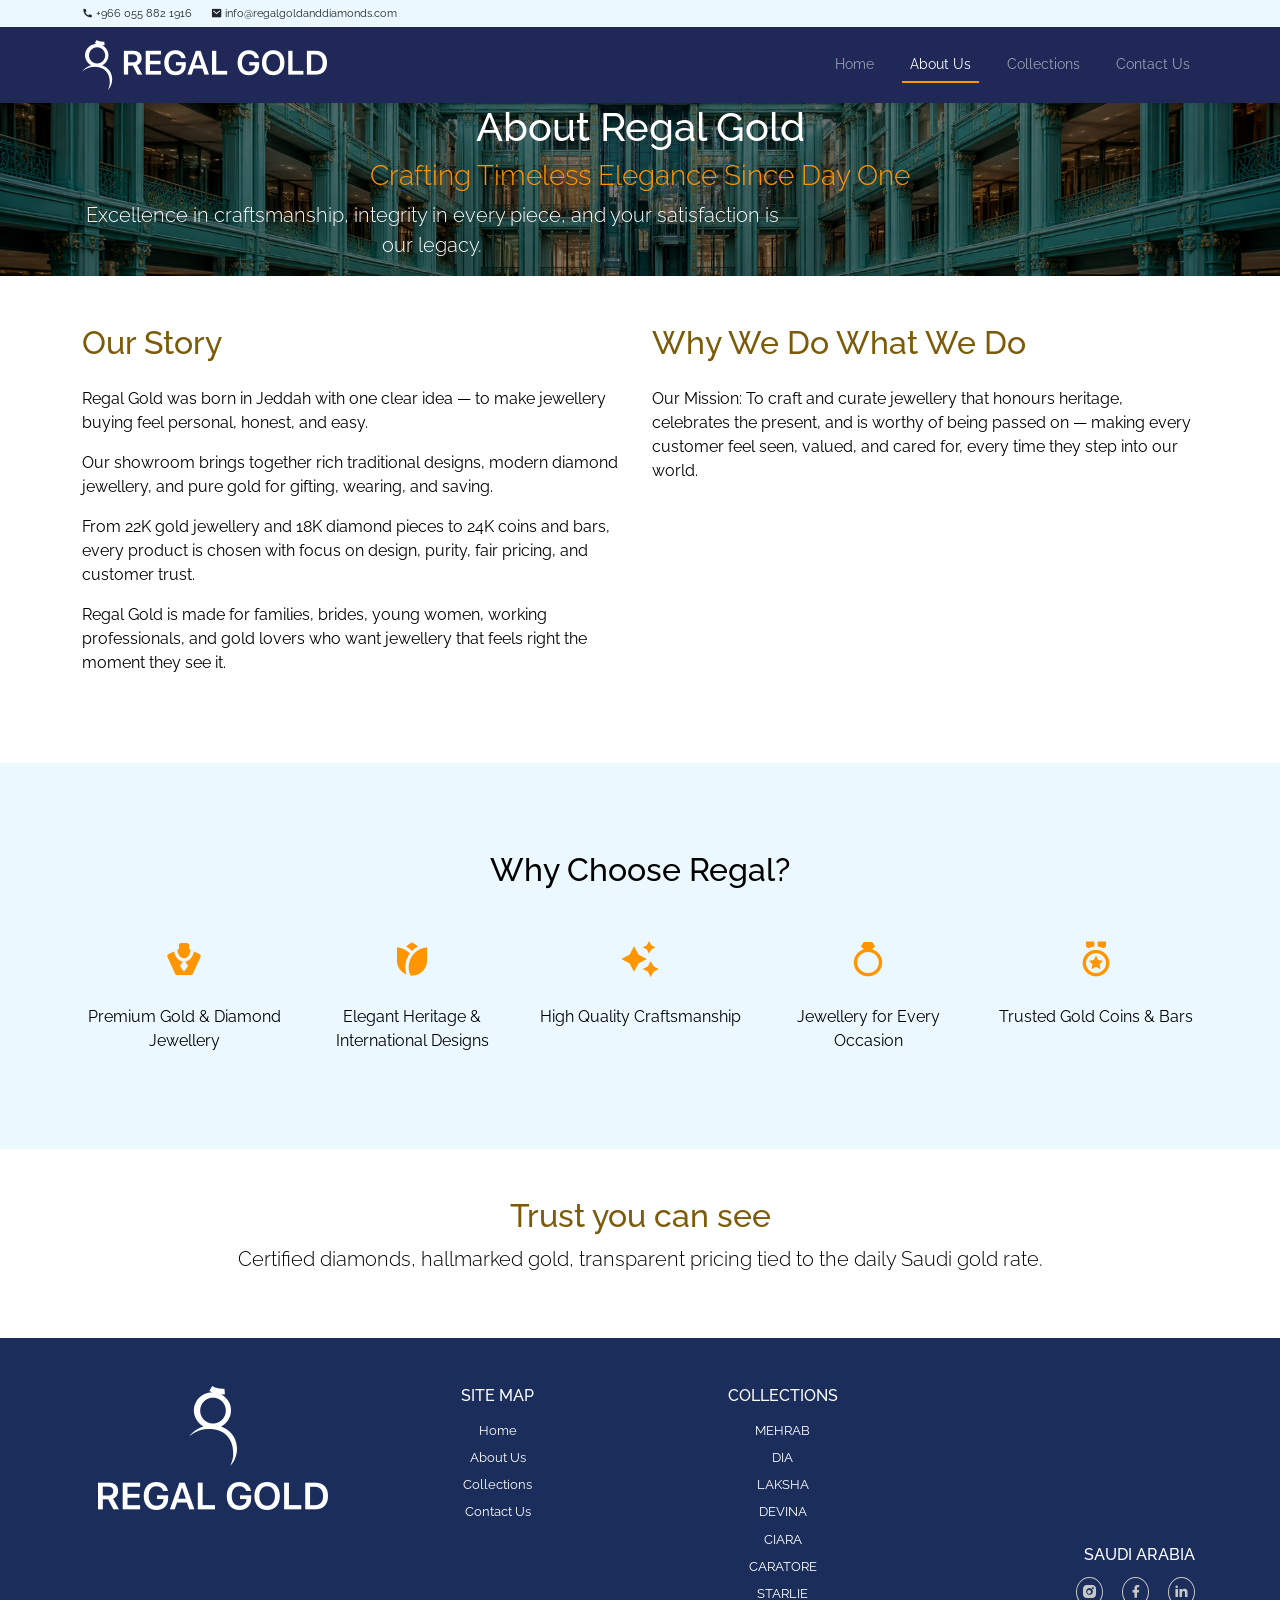
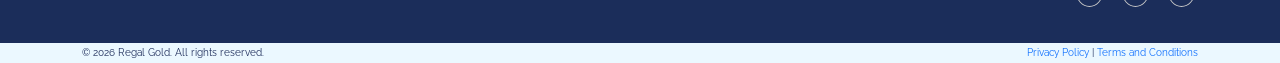
<file: about-us.html>
<!DOCTYPE html>
<html lang="en">
<head>
    <meta charset="UTF-8">
    <meta name="viewport" content="width=device-width, initial-scale=1.0">
    <meta name="description" content="About Regal Gold and Diamonds - Premium gold jewellers in Saudi Arabia.">
    <meta name="keywords" content="Regal Gold, About Us, gold jewelry, Saudi Arabia">
    <meta name="robots" content="all">
    <title>About Us - Regal Gold and Diamonds, Saudi Arabia</title>

    <meta property="og:title" content="About Us - Regal Gold and Diamonds, Saudi Arabia" />
    <meta property="og:type" content="website" />
    <meta property="og:description" content="Regal Gold and Diamonds is a premium gold jewellers in Saudi Arabia, offering exquisite designs and exceptional craftsmanship." />
    <meta property="og:url" content="https://regalgoldanddiamonds.com/about-us.html">
    <meta property="og:site_name" content="Regal Gold and Diamonds">
    <meta property="og:image" content="https://regalgoldanddiamonds.com/assets/images/home-page-main-Banner.png" />

    <link rel="icon" href="favicon.ico" type="image/x-icon">
    <link rel="preconnect" href="https://fonts.googleapis.com">
    <link rel="preconnect" href="https://fonts.gstatic.com" crossorigin>
    <link href="https://fonts.googleapis.com/css2?family=Raleway:ital,wght@0,100..900;1,100..900&display=swap" rel="stylesheet">
    <link href="https://fonts.googleapis.com/css2?family=Montserrat:wght@300;400;500;600;700;800&display=swap" rel="stylesheet" />
    <link href="https://fonts.googleapis.com/css2?family=Cormorant:wght@400;500;600;700&display=swap" rel="stylesheet" />

    <link rel="stylesheet" href="vendor/bs/css/bootstrap.min.css">
    <link rel="stylesheet" href="vendor/RemixIcon_Fonts/fonts/remixicon.css">
    <link rel="stylesheet" href="vendor/animate/animate.min.css">
    <link rel="stylesheet" href="https://unpkg.com/aos@next/dist/aos.css" />
    <link rel="stylesheet" href="styles.css?v=1.5">

</head>
<body>
    <header>
        <div class="top-bar">
            <div class="container">
                <div class="row">
                    <div class="col-12">
                        <a href="tel:+9660558821916" class="text-decoration-none text-dark me-3"><i class="ri-phone-fill"></i> +966 055 882 1916</a>
                        <a href="mailto:info@regalgoldanddiamonds.com" class="text-decoration-none text-dark me-3"><i class="ri-mail-fill"></i> info@regalgoldanddiamonds.com</a>
                    </div>
                </div>
            </div>
        </div>
        <nav class="navbar navbar-expand-lg" data-bs-theme="dark">
            <div class="container">
                <a class="navbar-brand" href="index.html"><img src="assets/images/regal_gold_top_logo.png" alt="Regal Gold Logo"></a>
                <button class="navbar-toggler" type="button" data-bs-toggle="collapse" data-bs-target="#navbarNav"
                    aria-controls="navbarNav" aria-expanded="false" aria-label="Toggle navigation">
                    <span class="navbar-toggler-icon"></span>
                </button>
                <div class="collapse navbar-collapse" id="navbarNav">
                    <ul class="navbar-nav ms-auto">
                        <li class="nav-item">
                            <a class="nav-link" href="index.html">Home</a>
                        </li>
                        <li class="nav-item">
                            <a class="nav-link active" href="about-us.html">About Us</a>
                        </li>
                        <li class="nav-item">
                            <a class="nav-link" href="collections.html">Collections</a>
                        </li>
                        <li class="nav-item">
                            <a class="nav-link" href="contact-us.html">Contact Us</a>
                        </li>
                    </ul>
                </div>
            </div>
        </nav>
    </header>

    <div id="about-hero" class="page_top">
        <div class="container">
            <div class="row align-items-center">
                <div class="col-12 text-center">
                    <h1 class="animate__animated animate__fadeInDown">About Regal Gold</h1>
                    <h3 class="animate__animated animate__fadeInUp animate__delay-1s" style="color: #ff9500; font-weight: 300;">Crafting Timeless Elegance Since Day One</h3>
                    <p class="lead animate__animated animate__fadeInUp animate__delay-2s" style="max-width: 700px;">Excellence in craftsmanship, integrity in every piece, and your satisfaction is our legacy.</p>
                </div>
            </div>
        </div>
    </div>

    <div class="container mt-5 mb-5">
        <div class="row">
            <div class="col-lg-6 mb-4" data-aos="fade-right" data-aos-duration="800">
                <h2 class="dark-gold mb-4">Our Story</h2>
                <p>Regal Gold was born in Jeddah with one clear idea — to make jewellery buying feel personal, honest, and easy.</p>
                <p>Our showroom brings together rich traditional designs, modern diamond jewellery, and pure gold for gifting, wearing, and saving.</p>
                <p>From 22K gold jewellery and 18K diamond pieces to 24K coins and bars, every product is chosen with focus on design, purity, fair pricing, and customer trust.</p>
                <p>Regal Gold is made for families, brides, young women, working professionals, and gold lovers who want jewellery that feels right the moment they see it.</p>
            </div>
            <div class="col-lg-6 mb-4" data-aos="fade-left" data-aos-duration="800">
                <h2 class="dark-gold mb-4">Why We Do What We Do</h2>
                <p class="mb-3">Our Mission: To craft and curate jewellery that honours heritage, celebrates the present, and is worthy of being passed on — making every customer feel seen, valued, and cared for, every time they step into our world.</p>
            </div>
        </div>
    </div>

    <div class="lighter-bg py-4">
        <div class="container">
            <div class="row">
                <div class="col-12 py-5 text-center">
                    <h2 class="py-3 animate__animated animate__fadeInDown" data-aos="zoom-in" data-aos-duration="800">Why Choose Regal?</h2>
                    <div class="row justify-content-center mt-4">
                        <div class="col-6 col-md-4 col-lg-2-4 mb-4 animate__animated animate__fadeInUp" data-aos="fade-in-left" data-aos-duration="500" data-aos-delay="400">
                            <div>
                                <div class="mb-3">
                                    <i class="ri-jewelry-fill" style="font-size: 2.5em; color: #ff9500;"></i>
                                </div>
                                <p class="mb-0">Premium Gold & Diamond Jewellery</p>
                            </div>
                        </div>
                        <div class="col-6 col-md-4 col-lg-2-4 mb-4 animate__animated animate__fadeInDown" data-aos="fade-in-left" data-aos-duration="500" data-aos-delay="500">
                            <div>
                                <div class="mb-3">
                                    <i class="ri-flower-fill" style="font-size: 2.5em; color: #ff9500;"></i>
                                </div>
                                <p class="mb-0">Elegant Heritage & International Designs</p>
                            </div>
                        </div>
                        <div class="col-6 col-md-4 col-lg-2-4 mb-4 animate__animated animate__fadeInUp" data-aos="fade-in-left" data-aos-duration="500" data-aos-delay="600">
                            <div>
                                <div class="mb-3">
                                    <i class="ri-sparkling-2-fill" style="font-size: 2.5em; color: #ff9500;"></i>
                                </div>
                                <p class="mb-0">High Quality Craftsmanship</p>
                            </div>
                        </div>
                        <div class="col-6 col-md-4 col-lg-2-4 mb-4 animate__animated animate__fadeInDown" data-aos="fade-in-left" data-aos-duration="500" data-aos-delay="700">
                            <div>
                                <div class="mb-3">
                                    <i class="ri-diamond-ring-fill" style="font-size: 2.5em; color: #ff9500;"></i>
                                </div>
                                <p class="mb-0">Jewellery for Every Occasion</p>
                            </div>
                        </div>
                        <div class="col-6 col-md-4 col-lg-2-4 mb-4 animate__animated animate__fadeInUp" data-aos="fade-in-left" data-aos-duration="500" data-aos-delay="800">
                            <div>
                                <div class="mb-3">
                                    <i class="ri-medal-line" style="font-size: 2.5em; color: #ff9500;"></i>
                                </div>
                                <p class="mb-0">Trusted Gold Coins & Bars</p>
                            </div>
                        </div>
                    </div>
                </div>
            </div>
        </div>
    </div>

    <div class="container mt-5 mb-5">
        <div class="row">
            <div class="col-12 text-center" data-aos="fade-up" data-aos-duration="800">
                <h2 class="dark-gold animate__animated animate__fadeInDown">Trust you can see</h2>
                <p class="lead animate__animated animate__fadeInUp">Certified diamonds, hallmarked gold, transparent pricing tied to the daily Saudi gold rate.</p>
            </div>
        </div>
    </div>

    <footer class="pt-5 pb-2">
        <div class="container">
            <div class="row">
                <div class="col-md-3 mb-3">
                    <div><img src="assets/images/regal_gold_icon_80px.png" alt="Regal Gold Footer Icon" class="mb-3"></div>
                    <div><img src="assets/images/regal_gold_logo_230px.png" alt="Regal Gold Footer Logo" class="mb-3"></div>
                </div>
                <div class="col-md-3 mb-3">
                    <h6 class="text-uppercase mb-3 animate__animated animate__pulse">Site Map</h6>
                    <ul class="list-unstyled">
                        <li class="mb-2"><a href="index.html" class="text-decoration-none text-white">Home</a></li>
                        <li class="mb-2"><a href="about-us.html" class="text-decoration-none text-white">About Us</a></li>
                        <li class="mb-2"><a href="collections.html" class="text-decoration-none text-white">Collections</a></li>
                        <li class="mb-2"><a href="contact-us.html" class="text-decoration-none text-white">Contact Us</a></li>
                    </ul>
                </div>
                <div class="col-md-3 mb-3">
                    <h6 class="text-uppercase mb-3 animate__animated animate__pulse">Collections</h6>
                    <ul class="list-unstyled">
                        <li class="mb-2"><a href="collections.html#mehrab-section" class="text-decoration-none text-white">MEHRAB</a></li>
                        <li class="mb-2"><a href="collections.html#dia-section" class="text-decoration-none text-white">DIA</a></li>
                        <li class="mb-2"><a href="collections.html#laksha-section" class="text-decoration-none text-white">LAKSHA</a></li>
                        <li class="mb-2"><a href="collections.html#devina-section" class="text-decoration-none text-white">DEVINA</a></li>
                        <li class="mb-2"><a href="collections.html#ciara-section" class="text-decoration-none text-white">CIARA</a></li>
                        <li class="mb-2"><a href="collections.html#caratore-section" class="text-decoration-none text-white">CARATORE</a></li>
                        <li class="mb-2"><a href="collections.html#starlie-section" class="text-decoration-none text-white">STARLIE</a></li>
                    </ul>
                </div>
                <div class="col-md-3 mb-3 location-info">
                    <div id="location-bottom">
                        <h6 class="text-uppercase mb-3 animate__animated animate__pulse">Saudi Arabia</h6>
                        <div class="social-icons">
                            <a href="#" class="text-decoration-none me-3"><i class="ri-instagram-fill"></i></a>
                            <a href="#" class="text-decoration-none me-3"><i class="ri-facebook-fill"></i></a>
                            <a href="#" class="text-decoration-none"><i class="ri-linkedin-fill"></i></a>
                        </div>
                    </div>
                </div>
            </div>
        </div>
    </footer>
    <div class="bottom-bar mb-0">
        <div class="container">
            <div class="row">
                <div class="col-12">
                    <span>&copy; 2026 Regal Gold. All rights reserved.</span>
                    <span class="float-end"><a href="privacy-policy.html" class="text-decoration-none">Privacy Policy</a> | <a href="terms-conditions.html" class="text-decoration-none">Terms and Conditions</a></span>
                </div>
            </div>
        </div>
    </div>

    <div class="go-top">
        <div>
        <i class="ri-arrow-up-double-line"></i>
        </div>
    </div>

    <script src="vendor/bs/js/bootstrap.bundle.min.js"></script>
    <script src="https://unpkg.com/aos@next/dist/aos.js"></script>
    <script src="assets/js/script.js"></script>
</body>
</html>
</file>
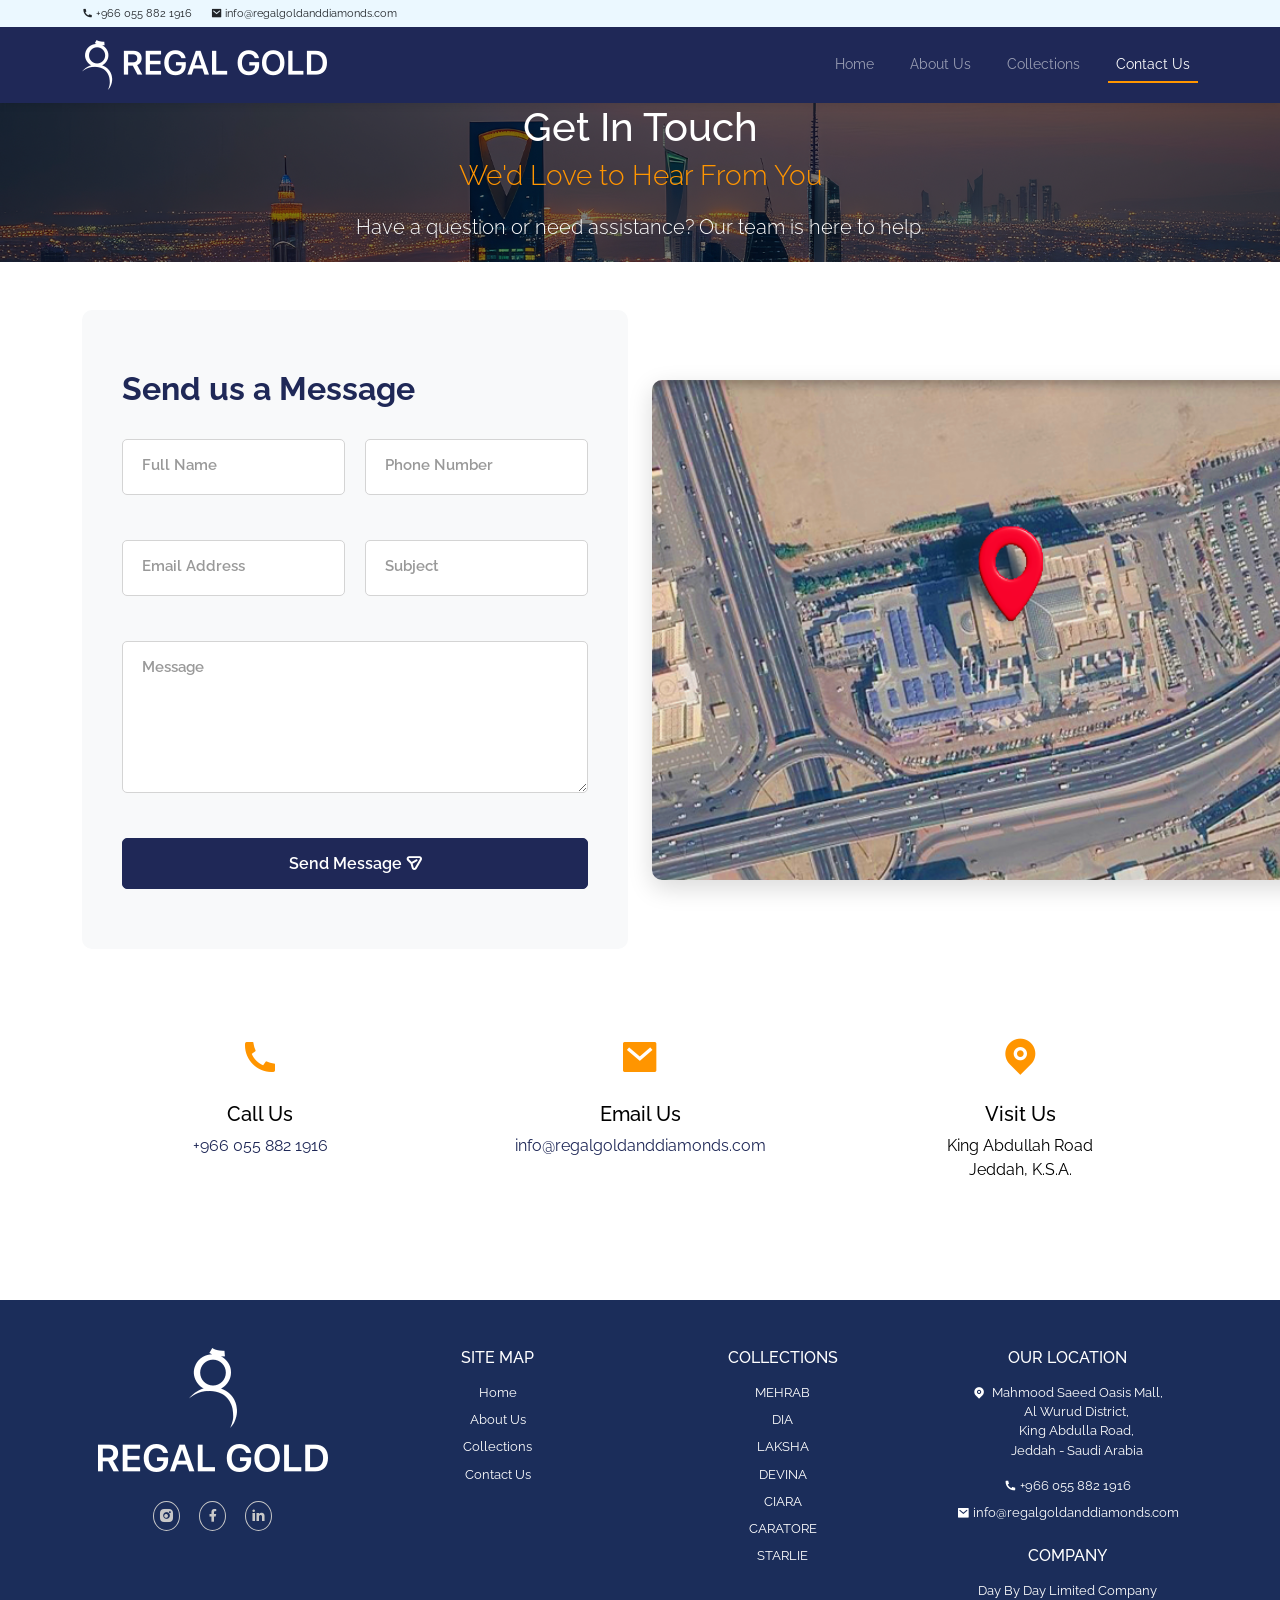
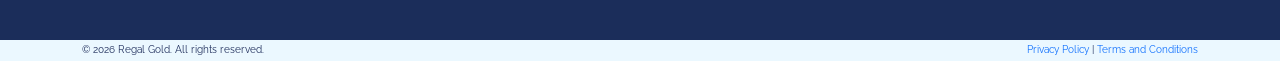
<file: contact-us.html>
<!DOCTYPE html>
<html lang="en">
<head>
    <meta charset="UTF-8">
    <meta name="viewport" content="width=device-width, initial-scale=1.0">
    <meta name="description" content="Contact Regal Gold and Diamonds - Get in touch with our team.">
    <meta name="keywords" content="Regal Gold, Contact Us, customer service">
    <meta name="robots" content="all">
    <title>Contact Us - Regal Gold and Diamonds, Saudi Arabia</title>

    <meta property="og:title" content="Contact Us - Regal Gold and Diamonds, Saudi Arabia" />
    <meta property="og:type" content="website" />
    <meta property="og:description" content="Contact Regal Gold and Diamonds - Get in touch with our team." />
    <meta property="og:url" content="https://regalgoldanddiamonds.com/">
    <meta property="og:site_name" content="Regal Gold and Diamonds">
    <meta property="og:image" content="https://regalgoldanddiamonds.com/assets/images/home-page-main-Banner.png" />

    <link rel="icon" href="favicon.ico" type="image/x-icon">
    <link rel="preconnect" href="https://fonts.googleapis.com">
    <link rel="preconnect" href="https://fonts.gstatic.com" crossorigin>
    <link href="https://fonts.googleapis.com/css2?family=Raleway:ital,wght@0,100..900;1,100..900&display=swap" rel="stylesheet">
    <link href="https://fonts.googleapis.com/css2?family=Montserrat:wght@300;400;500;600;700;800&display=swap" rel="stylesheet" />
    <link href="https://fonts.googleapis.com/css2?family=Cormorant:wght@400;500;600;700&display=swap" rel="stylesheet" />

    <link rel="stylesheet" href="vendor/bs/css/bootstrap.min.css">
    <link rel="stylesheet" href="vendor/RemixIcon_Fonts/fonts/remixicon.css">
    <link rel="stylesheet" href="vendor/animate/animate.min.css">
    <link rel="stylesheet" href="https://unpkg.com/aos@next/dist/aos.css" />
    <link rel="stylesheet" href="styles.css?v=1.3">
    <style>
        .contact-form-section {
            background: #f8f9fa;
            padding: 60px 40px;
            border-radius: 10px;
        }
        .contact-form-section h2 {
            color: #1f2857;
            margin-bottom: 30px;
            font-weight: 700;
        }
        .form-control, .form-textarea {
            border: 1px solid #d4d4d4;
            border-radius: 5px;
            padding: 20px 15px 10px 15px;
            font-family: 'Montserrat', sans-serif;
            transition: all 0.3s ease;
            background-color: white;
        }
        .form-control:focus, .form-textarea:focus {
            border-color: #ff9500;
            box-shadow: 0 0 0 0.2rem rgba(255, 149, 0, 0.15);
            background-color: white;
        }
        .form-control.is-invalid, .form-textarea.is-invalid {
            border-color: #dc3545;
        }
        .form-control.is-invalid:focus, .form-textarea.is-invalid:focus {
            box-shadow: 0 0 0 0.2rem rgba(220, 53, 69, 0.15);
        }
        .form-control.is-valid, .form-textarea.is-valid {
            border-color: #28a745;
        }
        .form-control.is-valid:focus, .form-textarea.is-valid:focus {
            box-shadow: 0 0 0 0.2rem rgba(40, 167, 69, 0.15);
        }
        .invalid-feedback {
            display: none;
            color: #dc3545;
            font-size: 0.875rem;
            margin-top: 5px;
        }
        .valid-feedback {
            display: none;
            color: #28a745;
            font-size: 0.875rem;
            margin-top: 5px;
        }
        .form-control.is-invalid ~ .invalid-feedback,
        .form-textarea.is-invalid ~ .invalid-feedback {
            display: block;
        }
        .form-control.is-valid ~ .valid-feedback,
        .form-textarea.is-valid ~ .valid-feedback {
            display: block;
        }
        .form-group {
            margin-bottom: 25px;
            position: relative;
        }
        .form-grid {
            display: grid;
            grid-template-columns: 1fr;
            gap: 20px;
            margin-bottom: 20px;
        }
        @media (min-width: 992px) {
            .form-grid {
                grid-template-columns: 1fr 1fr;
            }
            .form-grid.full-width {
                grid-template-columns: 1fr;
            }
        }
        label {
            position: absolute;
            top: 15px;
            left: 15px;
            font-weight: 600;
            color: #999;
            font-size: 0.95rem;
            pointer-events: none;
            transition: all 0.3s ease;
            background-color: white;
            padding: 0 5px;
            z-index: 1;
        }
        .form-control:focus ~ label,
        .form-textarea:focus ~ label,
        .form-control:not(:placeholder-shown) ~ label,
        .form-textarea:not(:placeholder-shown) ~ label {
            top: -12px;
            left: 12px;
            font-size: 0.85rem;
            color: #ff9500;
            font-weight: 700;
        }
        .btn-submit {
            background-color: #1f2857;
            border-color: #1f2857;
            color: white;
            border: 1px solid #1f2857;
            padding: 12px 40px;
            border-radius: 5px;
            font-weight: 600;
            transition: all 0.3s ease;
            width: 100%;
            font-size: 1rem;
            cursor: pointer;
            position: relative;
            overflow: hidden;
        }
        .btn-submit::before {
            content: '';
            position: absolute;
            top: 0;
            left: -100%;
            width: 100%;
            height: 100%;
            background: linear-gradient(90deg, transparent, rgba(255, 255, 255, 0.3), transparent);
            transition: left 0.5s ease;
        }
        .btn-submit:hover {
            background-color: #1b2d5a;
            border-color: #1b2d5a;
            transform: translateY(-2px);
            box-shadow: 0 4px 12px rgba(31, 40, 87, 0.3);
            color: white;
        }
        .btn-submit:hover::before {
            left: 100%;
        }
        .btn-submit:disabled {
            background-color: #ccc;
            border-color: #ccc;
            cursor: not-allowed;
            transform: none;
        }
        .contact-image {
            border-radius: 10px;
            object-fit: cover;
            height: 100%;
            min-height: 500px;
            box-shadow: 0 8px 24px rgba(0, 0, 0, 0.15);
        }
        .form-wrapper {
            display: flex;
            align-items: center;
        }
        @media (max-width: 991px) {
            .contact-form-section {
                padding: 40px 30px;
            }
            .contact-image {
                width: 100%;
                margin-top: 30px;
            }
        }
        @media (max-width: 768px) {
            .contact-form-section {
                padding: 30px 20px;
            }
            .contact-image {
                min-height: 300px;
            }
        }
    </style>

</head>
<body>
    <header>
        <div class="top-bar">
            <div class="container">
                <div class="row">
                    <div class="col-12">
                        <a href="tel:+9660558821916" class="text-decoration-none text-dark me-3"><i class="ri-phone-fill"></i> +966 055 882 1916</a>
                        <a href="mailto:info@regalgoldanddiamonds.com" class="text-decoration-none text-dark me-3"><i class="ri-mail-fill"></i> info@regalgoldanddiamonds.com</a>
                    </div>
                </div>
            </div>
        </div>
        <nav class="navbar navbar-expand-lg" data-bs-theme="dark">
            <div class="container">
                <a class="navbar-brand" href="index.html"><img src="assets/images/regal_gold_top_logo.png" alt="Regal Gold Logo"></a>
                <button class="navbar-toggler" type="button" data-bs-toggle="collapse" data-bs-target="#navbarNav"
                    aria-controls="navbarNav" aria-expanded="false" aria-label="Toggle navigation">
                    <span class="navbar-toggler-icon"></span>
                </button>
                <div class="collapse navbar-collapse" id="navbarNav">
                    <ul class="navbar-nav ms-auto">
                        <li class="nav-item">
                            <a class="nav-link" href="index.html">Home</a>
                        </li>
                        <li class="nav-item">
                            <a class="nav-link" href="about-us.html">About Us</a>
                        </li>
                        <li class="nav-item">
                            <a class="nav-link" href="collections.html">Collections</a>
                        </li>
                        <li class="nav-item">
                            <a class="nav-link active" href="contact-us.html">Contact Us</a>
                        </li>
                    </ul>
                </div>
            </div>
        </nav>
    </header>

    <div id="contact-hero" class="page_top" style="background-image: linear-gradient(rgba(0, 0, 0, 0.5), rgba(0, 0, 0, 0.5)), url('assets/images/Contct--us-Page-banner.png');">
        <div class="container">
            <div class="row align-items-center">
                <div class="col-12 text-center">
                    <h1 class="animate__animated animate__fadeInDown">Get In Touch</h1>
                    <h3 class="animate__animated animate__fadeInUp animate__delay-1s" style="color: #ff9500; font-weight: 300;">We'd Love to Hear From You</h3>
                    <p class="lead animate__animated animate__fadeInUp animate__delay-2s" style="max-width: 700px; margin: 20px auto;">Have a question or need assistance? Our team is here to help.</p>
                </div>
            </div>
        </div>
    </div>

    <div class="container mt-5 mb-5">
        <div class="row align-items-center">
            <div class="col-lg-6 mb-4 mb-lg-0" data-aos="fade-right" data-aos-duration="800">
                <div class="contact-form-section">
                    <h2>Send us a Message</h2>
                    <form id="contactForm" novalidate>
                        <div class="form-grid">
                            <div class="form-group">
                                <input type="text" class="form-control" id="fullName" name="fullName" placeholder=" " required>
                                <label for="fullName">Full Name</label>
                                <div class="invalid-feedback">Please provide your full name.</div>
                            </div>

                            <div class="form-group">
                                <input type="tel" class="form-control" id="phone" name="phone" placeholder=" ">
                                <label for="phone">Phone Number</label>
                                <div class="invalid-feedback">Please provide a valid phone number.</div>
                            </div>
                        </div>

                        <div class="form-grid">
                            <div class="form-group">
                                <input type="email" class="form-control" id="email" name="email" placeholder=" " required>
                                <label for="email">Email Address</label>
                                <div class="invalid-feedback">Please provide a valid email address.</div>
                            </div>

                            <div class="form-group">
                                <input type="text" class="form-control" id="subject" name="subject" placeholder=" " required>
                                <label for="subject">Subject</label>
                                <div class="invalid-feedback">Please provide a subject.</div>
                            </div>
                        </div>

                        <div class="form-grid full-width">
                            <div class="form-group">
                                <textarea class="form-control form-textarea" id="message" name="message" placeholder=" " rows="5" required></textarea>
                                <label for="message">Message</label>
                                <div class="invalid-feedback">Please provide a message.</div>
                            </div>
                        </div>

                        <button type="submit" class="btn-submit">Send Message <i class="ri-send-ins-line"></i></button>
                    </form>
                </div>
            </div>

            <div class="col-lg-6" data-aos="fade-left" data-aos-duration="800">
                <img src="assets/images/Location.png" alt="Regal Gold Showroom" class="contact-image" loading="lazy">
            </div>
        </div>
    </div>

    <div class="container mt-5 mb-5">
        <div class="row text-center">
            <div class="col-md-4 mb-4" data-aos="fade-up" data-aos-duration="800">
                <div style="padding: 30px;">
                    <i class="ri-phone-fill" style="font-size: 2.5rem; color: #ff9500; margin-bottom: 15px; display: block;"></i>
                    <h5>Call Us</h5>
                    <p><a href="tel:+966558821916" class="text-decoration-none" style="color: #1f2857;">+966 055 882 1916</a></p>
                </div>
            </div>
            <div class="col-md-4 mb-4" data-aos="fade-up" data-aos-duration="800" data-aos-delay="100">
                <div style="padding: 30px;">
                    <i class="ri-mail-fill" style="font-size: 2.5rem; color: #ff9500; margin-bottom: 15px; display: block;"></i>
                    <h5>Email Us</h5>
                    <p><a href="mailto:info@regalgoldanddiamonds.com" class="text-decoration-none" style="color: #1f2857;">info@regalgoldanddiamonds.com</a></p>
                </div>
            </div>
            <div class="col-md-4 mb-4" data-aos="fade-up" data-aos-duration="800" data-aos-delay="200">
                <div style="padding: 30px;">
                    <i class="ri-map-pin-fill" style="font-size: 2.5rem; color: #ff9500; margin-bottom: 15px; display: block;"></i>
                    <h5>Visit Us</h5>
                    <p>King Abdullah Road<br>Jeddah, K.S.A.</p>
                </div>
            </div>
        </div>
    </div>

    <footer class="pt-5 pb-2">
        <div class="container">
            <div class="row">
                <div class="col-md-3 mb-3">
                    <div><img src="assets/images/regal_gold_icon_80px.png" alt="Regal Gold Footer Icon" class="mb-3"></div>
                    <div><img src="assets/images/regal_gold_logo_230px.png" alt="Regal Gold Footer Logo" class="mb-3"></div>
                    <div class="social-icons mt-3">
                        <a href="#" class="text-decoration-none me-3"><i class="ri-instagram-fill"></i></a>
                        <a href="#" class="text-decoration-none me-3"><i class="ri-facebook-fill"></i></a>
                        <a href="#" class="text-decoration-none"><i class="ri-linkedin-fill"></i></a>
                    </div>
                </div>
                <div class="col-md-3 mb-3">
                    <h6 class="text-uppercase mb-3 animate__animated animate__pulse">Site Map</h6>
                    <ul class="list-unstyled">
                        <li class="mb-2"><a href="index.html" class="text-decoration-none text-white">Home</a></li>
                        <li class="mb-2"><a href="about-us.html" class="text-decoration-none text-white">About Us</a></li>
                        <li class="mb-2"><a href="collections.html" class="text-decoration-none text-white">Collections</a></li>
                        <li class="mb-2"><a href="contact-us.html" class="text-decoration-none text-white">Contact Us</a></li>
                    </ul>
                </div>
                <div class="col-md-3 mb-3">
                    <h6 class="text-uppercase mb-3 animate__animated animate__pulse">Collections</h6>
                    <ul class="list-unstyled">
                        <li class="mb-2"><a href="collections.html#mehrab-section" class="text-decoration-none text-white">MEHRAB</a></li>
                        <li class="mb-2"><a href="collections.html#dia-section" class="text-decoration-none text-white">DIA</a></li>
                        <li class="mb-2"><a href="collections.html#laksha-section" class="text-decoration-none text-white">LAKSHA</a></li>
                        <li class="mb-2"><a href="collections.html#devina-section" class="text-decoration-none text-white">DEVINA</a></li>
                        <li class="mb-2"><a href="collections.html#ciara-section" class="text-decoration-none text-white">CIARA</a></li>
                        <li class="mb-2"><a href="collections.html#caratore-section" class="text-decoration-none text-white">CARATORE</a></li>
                        <li class="mb-2"><a href="collections.html#starlie-section" class="text-decoration-none text-white">STARLIE</a></li>
                    </ul>
                </div>
                <div class="col-md-3 mb-3 location-info">
                    <h6 class="text-uppercase mb-3 animate__animated animate__pulse">Our Location</h6>
                    <ul class="list-unstyled">
                        <li class="mb-3"><i class="ri-map-pin-fill mb-2"></i>&nbsp; Mahmood Saeed Oasis Mall,
                           <br> &nbsp; &nbsp; &nbsp; Al Wurud District,
                           <br> &nbsp; &nbsp; &nbsp; King Abdulla Road,
                           <br> &nbsp; &nbsp; &nbsp; Jeddah - Saudi Arabia </li>
                        <li class="mb-2"><i class="ri-phone-fill mb-2"></i> +966 055 882 1916 </li>
                        <li class="mb-2"><i class="ri-mail-fill mb-2"></i> info@regalgoldanddiamonds.com </li>
                    </ul>

                    <h6 class="text-uppercase mt-4 mb-3 animate__animated animate__pulse">Company</h6>
                    <p>Day By Day Limited Company</p>
                </div>
            </div>
        </div>
    </footer>
    <div class="bottom-bar mb-0">
        <div class="container">
            <div class="row">
                <div class="col-12">
                    <span>&copy; 2026 Regal Gold. All rights reserved.</span>
                    <span class="float-end"><a href="privacy-policy.html" class="text-decoration-none">Privacy Policy</a> | <a href="terms-conditions.html" class="text-decoration-none">Terms and Conditions</a></span>
                </div>
            </div>
        </div>
    </div>

    <div class="go-top">
        <div>
        <i class="ri-arrow-up-double-line"></i>
        </div>
    </div>

    <script src="vendor/bs/js/bootstrap.bundle.min.js"></script>
    <script src="https://unpkg.com/aos@next/dist/aos.js"></script>
    <script src="assets/js/script.js"></script>
    <script>
        // Form Validation
        const contactForm = document.getElementById('contactForm');
        
        contactForm.addEventListener('submit', function(event) {
            event.preventDefault();
            event.stopPropagation();

            // Validate form
            if (contactForm.checkValidity() === false) {
                contactForm.classList.add('was-validated');
            } else {
                // Form is valid
                contactForm.classList.add('was-validated');
                
                // Show success message (you can replace this with actual form submission)
                alert('Thank you for your message! We will get back to you soon.');
                
                // Reset form
                contactForm.reset();
                contactForm.classList.remove('was-validated');
            }
        });

        // Real-time validation for email
        const emailInput = document.getElementById('email');
        emailInput.addEventListener('blur', function() {
            if (this.value && !isValidEmail(this.value)) {
                this.classList.remove('is-valid');
                this.classList.add('is-invalid');
            } else if (this.value) {
                this.classList.remove('is-invalid');
                this.classList.add('is-valid');
            }
        });

        // Real-time validation for phone
        const phoneInput = document.getElementById('phone');
        phoneInput.addEventListener('blur', function() {
            if (this.value && !isValidPhone(this.value)) {
                this.classList.remove('is-valid');
                this.classList.add('is-invalid');
            } else if (this.value) {
                this.classList.remove('is-invalid');
                this.classList.add('is-valid');
            }
        });

        // Validation helper functions
        function isValidEmail(email) {
            const emailRegex = /^[^\s@]+@[^\s@]+\.[^\s@]+$/;
            return emailRegex.test(email);
        }

        function isValidPhone(phone) {
            const phoneRegex = /^[\d\s\-\+\(\)]{7,}$/;
            return phoneRegex.test(phone);
        }
    </script>
</body>
</html>
</file>
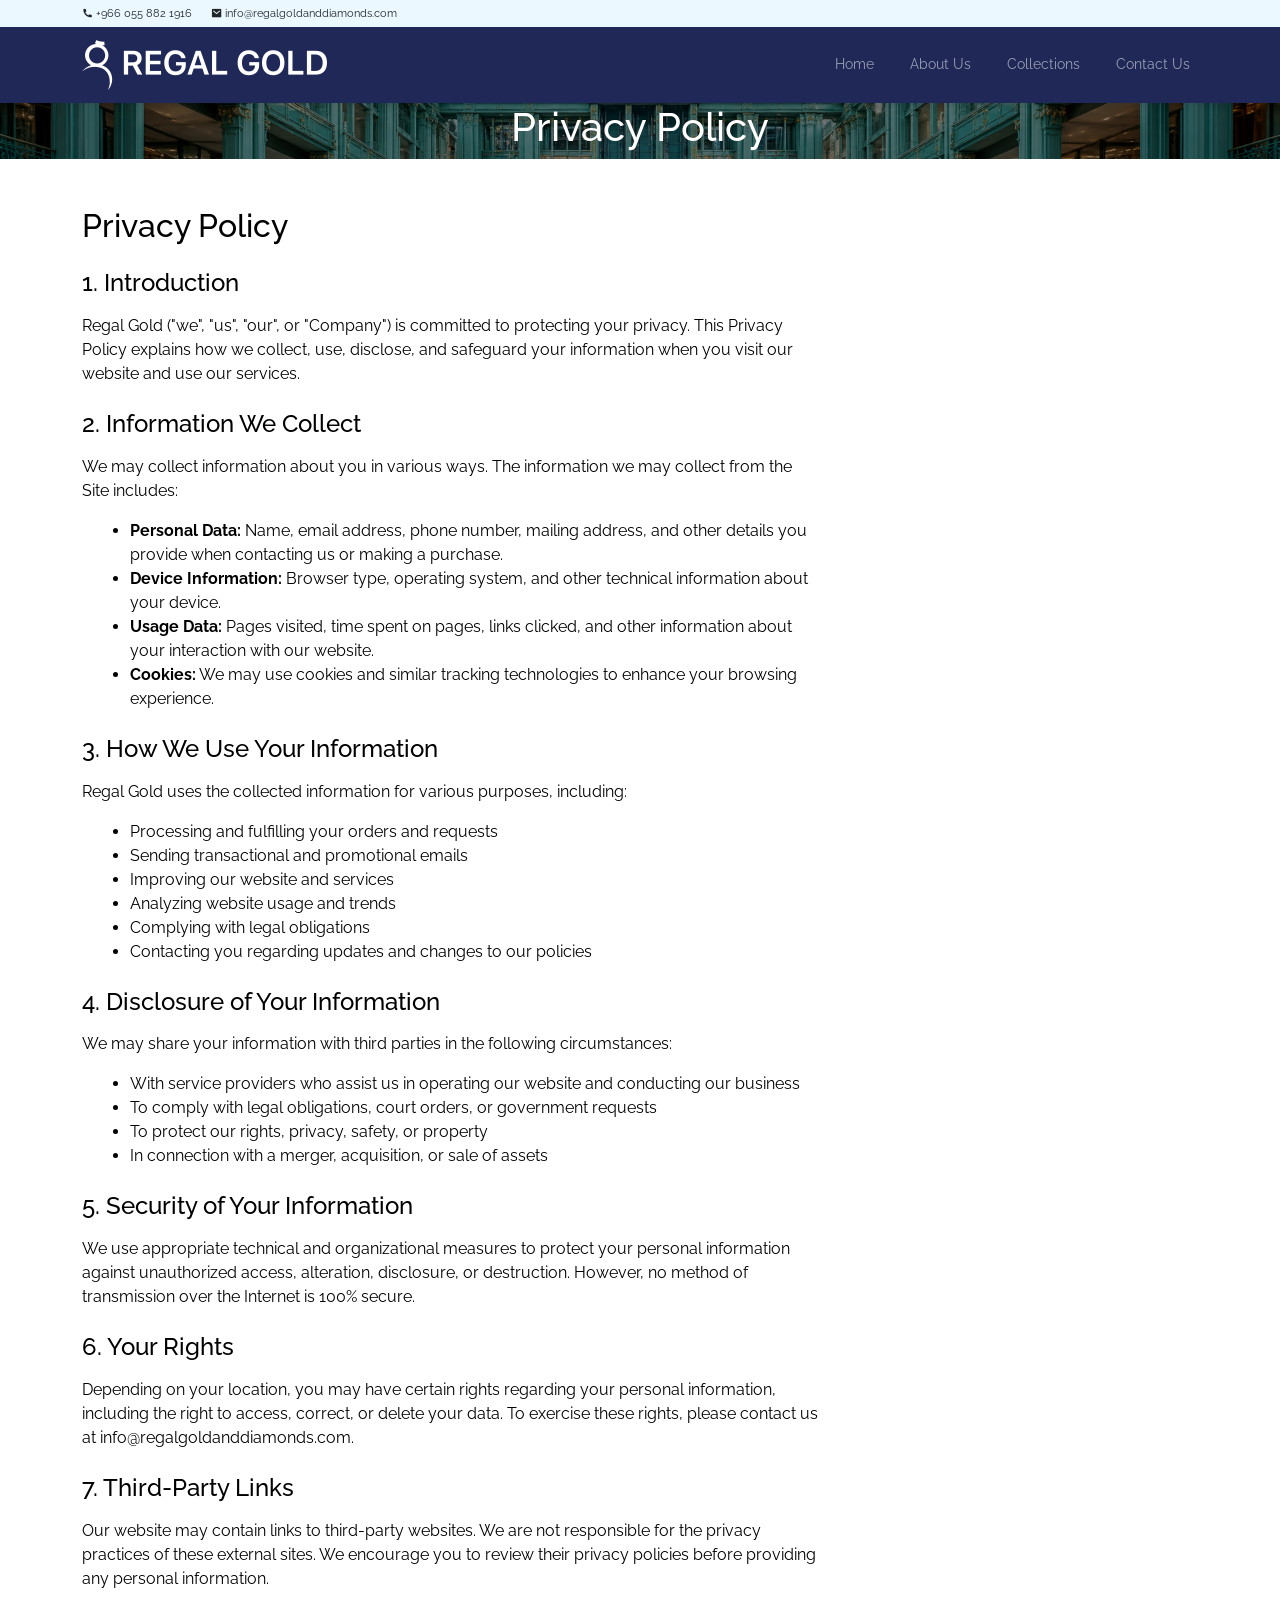
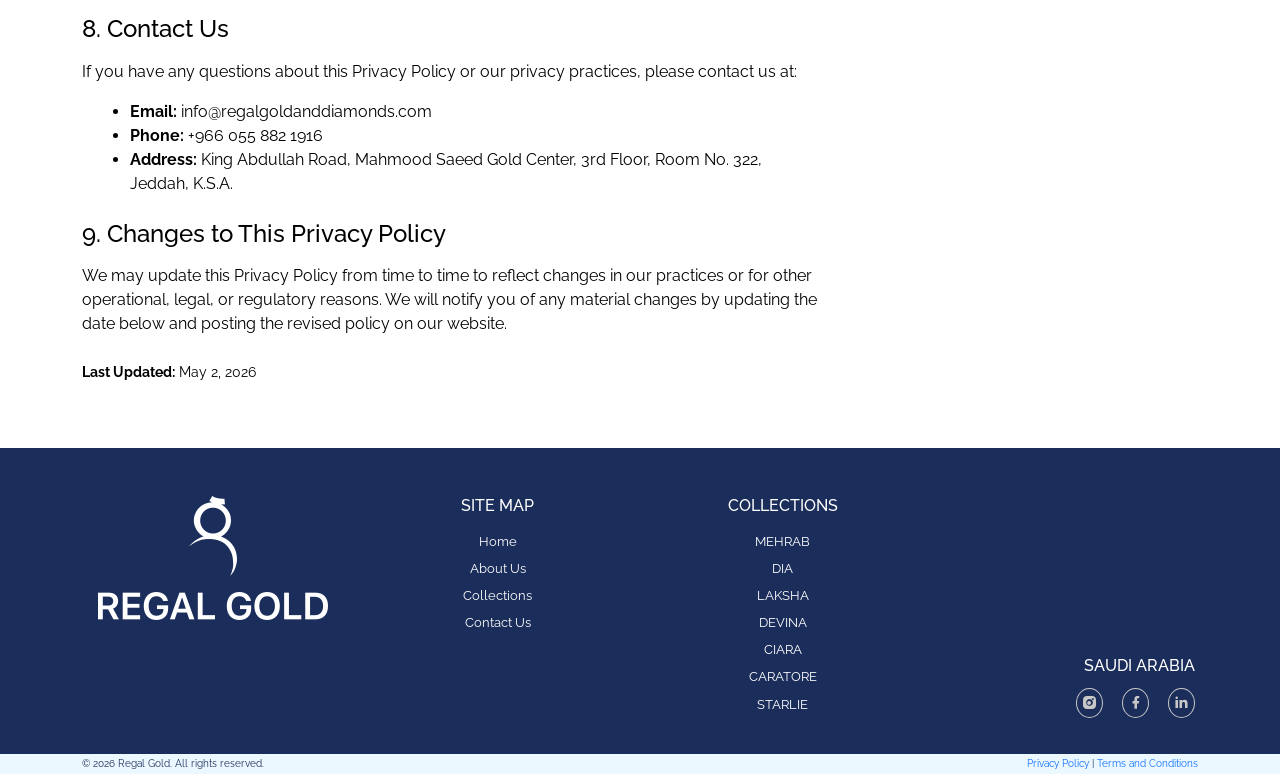
<file: privacy-policy.html>
<!DOCTYPE html>
<html lang="en">
<head>
    <meta charset="UTF-8">
    <meta name="viewport" content="width=device-width, initial-scale=1.0">
    <meta name="description" content="Privacy Policy - Regal Gold and Diamonds. Learn how we protect your personal information.">
    <meta name="keywords" content="Regal Gold, Privacy Policy, data protection">
    <title>Privacy Policy - Regal Gold and Diamonds, Saudi Arabia</title>

    <meta property="og:title" content="Privacy Policy - Regal Gold and Diamonds, Saudi Arabia" />
    <meta property="og:type" content="website" />
    <meta property="og:description" content="Privacy Policy - Regal Gold and Diamonds. Learn how we protect your personal information." />
    <meta property="og:url" content="https://regalgoldanddiamonds.com/privacy-policy.html">
    <meta property="og:site_name" content="Regal Gold and Diamonds">
    <meta property="og:image" content="https://regalgoldanddiamonds.com/assets/images/home-page-main-Banner.png" />

    <link rel="icon" href="favicon.ico" type="image/x-icon">
    <link rel="preconnect" href="https://fonts.googleapis.com">
    <link rel="preconnect" href="https://fonts.gstatic.com" crossorigin>
    <link href="https://fonts.googleapis.com/css2?family=Raleway:ital,wght@0,100..900;1,100..900&display=swap" rel="stylesheet">
    <link href="https://fonts.googleapis.com/css2?family=Montserrat:wght@300;400;500;600;700;800&display=swap" rel="stylesheet" />
    <link href="https://fonts.googleapis.com/css2?family=Cormorant:wght@400;500;600;700&display=swap" rel="stylesheet" />

    <link rel="stylesheet" href="vendor/bs/css/bootstrap.min.css">
    <link rel="stylesheet" href="vendor/RemixIcon_Fonts/fonts/remixicon.css">
    <link rel="stylesheet" href="vendor/animate/animate.min.css">
    <link rel="stylesheet" href="https://unpkg.com/aos@next/dist/aos.css" />
    <link rel="stylesheet" href="styles.css?v=1.3">

</head>
<body>
    <header>
        <div class="top-bar">
            <div class="container">
                <div class="row">
                    <div class="col-12">
                        <a href="tel:+9660558821916" class="text-decoration-none text-dark me-3"><i class="ri-phone-fill"></i> +966 055 882 1916</a>
                        <a href="mailto:info@regalgoldanddiamonds.com" class="text-decoration-none text-dark me-3"><i class="ri-mail-fill"></i> info@regalgoldanddiamonds.com</a>
                    </div>
                </div>
            </div>
        </div>
        <nav class="navbar navbar-expand-lg" data-bs-theme="dark">
            <div class="container">
                <a class="navbar-brand" href="index.html"><img src="assets/images/regal_gold_top_logo.png" alt="Regal Gold Logo"></a>
                <button class="navbar-toggler" type="button" data-bs-toggle="collapse" data-bs-target="#navbarNav"
                    aria-controls="navbarNav" aria-expanded="false" aria-label="Toggle navigation">
                    <span class="navbar-toggler-icon"></span>
                </button>
                <div class="collapse navbar-collapse" id="navbarNav">
                    <ul class="navbar-nav ms-auto">
                        <li class="nav-item">
                            <a class="nav-link" href="index.html">Home</a>
                        </li>
                        <li class="nav-item">
                            <a class="nav-link" href="about-us.html">About Us</a>
                        </li>
                        <li class="nav-item">
                            <a class="nav-link" href="collections.html">Collections</a>
                        </li>
                        <li class="nav-item">
                            <a class="nav-link" href="contact-us.html">Contact Us</a>
                        </li>
                    </ul>
                </div>
            </div>
        </nav>
    </header>

    <div id="privacy-hero" class="page_top">
        <div class="container">
            <div class="row align-items-center">
                <div class="col-12 text-center">
                    <h1 class="animate__animated animate__fadeInDown">Privacy Policy</h1>
                </div>
            </div>
        </div>
    </div>

    <div class="container mt-5 mb-5">
        <div class="row">
            <div class="col-lg-8">
                <h2 class="mb-4">Privacy Policy</h2>
                
                <h4 class="mt-4 mb-3">1. Introduction</h4>
                <p>Regal Gold ("we", "us", "our", or "Company") is committed to protecting your privacy. This Privacy Policy explains how we collect, use, disclose, and safeguard your information when you visit our website and use our services.</p>

                <h4 class="mt-4 mb-3">2. Information We Collect</h4>
                <p>We may collect information about you in various ways. The information we may collect from the Site includes:</p>
                <ul class="ms-3">
                    <li><strong>Personal Data:</strong> Name, email address, phone number, mailing address, and other details you provide when contacting us or making a purchase.</li>
                    <li><strong>Device Information:</strong> Browser type, operating system, and other technical information about your device.</li>
                    <li><strong>Usage Data:</strong> Pages visited, time spent on pages, links clicked, and other information about your interaction with our website.</li>
                    <li><strong>Cookies:</strong> We may use cookies and similar tracking technologies to enhance your browsing experience.</li>
                </ul>

                <h4 class="mt-4 mb-3">3. How We Use Your Information</h4>
                <p>Regal Gold uses the collected information for various purposes, including:</p>
                <ul class="ms-3">
                    <li>Processing and fulfilling your orders and requests</li>
                    <li>Sending transactional and promotional emails</li>
                    <li>Improving our website and services</li>
                    <li>Analyzing website usage and trends</li>
                    <li>Complying with legal obligations</li>
                    <li>Contacting you regarding updates and changes to our policies</li>
                </ul>

                <h4 class="mt-4 mb-3">4. Disclosure of Your Information</h4>
                <p>We may share your information with third parties in the following circumstances:</p>
                <ul class="ms-3">
                    <li>With service providers who assist us in operating our website and conducting our business</li>
                    <li>To comply with legal obligations, court orders, or government requests</li>
                    <li>To protect our rights, privacy, safety, or property</li>
                    <li>In connection with a merger, acquisition, or sale of assets</li>
                </ul>

                <h4 class="mt-4 mb-3">5. Security of Your Information</h4>
                <p>We use appropriate technical and organizational measures to protect your personal information against unauthorized access, alteration, disclosure, or destruction. However, no method of transmission over the Internet is 100% secure.</p>

                <h4 class="mt-4 mb-3">6. Your Rights</h4>
                <p>Depending on your location, you may have certain rights regarding your personal information, including the right to access, correct, or delete your data. To exercise these rights, please contact us at info@regalgoldanddiamonds.com.</p>

                <h4 class="mt-4 mb-3">7. Third-Party Links</h4>
                <p>Our website may contain links to third-party websites. We are not responsible for the privacy practices of these external sites. We encourage you to review their privacy policies before providing any personal information.</p>

                <h4 class="mt-4 mb-3">8. Contact Us</h4>
                <p>If you have any questions about this Privacy Policy or our privacy practices, please contact us at:</p>
                <ul class="ms-3">
                    <li><strong>Email:</strong> info@regalgoldanddiamonds.com</li>
                    <li><strong>Phone:</strong> +966 055 882 1916</li>
                    <li><strong>Address:</strong> King Abdullah Road, Mahmood Saeed Gold Center, 3rd Floor, Room No. 322, Jeddah, K.S.A.</li>
                </ul>

                <h4 class="mt-4 mb-3">9. Changes to This Privacy Policy</h4>
                <p>We may update this Privacy Policy from time to time to reflect changes in our practices or for other operational, legal, or regulatory reasons. We will notify you of any material changes by updating the date below and posting the revised policy on our website.</p>

                <p class="mt-4"><small><strong>Last Updated:</strong> May 2, 2026</small></p>
            </div>
        </div>
    </div>

    <footer class="pt-5 pb-2">
        <div class="container">
            <div class="row">
                <div class="col-md-3 mb-3">
                    <div><img src="assets/images/regal_gold_icon_80px.png" alt="Regal Gold Footer Icon" class="mb-3"></div>
                    <div><img src="assets/images/regal_gold_logo_230px.png" alt="Regal Gold Footer Logo" class="mb-3"></div>
                </div>
                <div class="col-md-3 mb-3">
                    <h6 class="text-uppercase mb-3 animate__animated animate__pulse">Site Map</h6>
                    <ul class="list-unstyled">
                        <li class="mb-2"><a href="index.html" class="text-decoration-none text-white">Home</a></li>
                        <li class="mb-2"><a href="about-us.html" class="text-decoration-none text-white">About Us</a></li>
                        <li class="mb-2"><a href="collections.html" class="text-decoration-none text-white">Collections</a></li>
                        <li class="mb-2"><a href="contact-us.html" class="text-decoration-none text-white">Contact Us</a></li>
                    </ul>
                </div>
                <div class="col-md-3 mb-3">
                    <h6 class="text-uppercase mb-3 animate__animated animate__pulse">Collections</h6>
                    <ul class="list-unstyled">
                        <li class="mb-2"><a href="collections.html#mehrab-section" class="text-decoration-none text-white">MEHRAB</a></li>
                        <li class="mb-2"><a href="collections.html#dia-section" class="text-decoration-none text-white">DIA</a></li>
                        <li class="mb-2"><a href="collections.html#laksha-section" class="text-decoration-none text-white">LAKSHA</a></li>
                        <li class="mb-2"><a href="collections.html#devina-section" class="text-decoration-none text-white">DEVINA</a></li>
                        <li class="mb-2"><a href="collections.html#ciara-section" class="text-decoration-none text-white">CIARA</a></li>
                        <li class="mb-2"><a href="collections.html#caratore-section" class="text-decoration-none text-white">CARATORE</a></li>
                        <li class="mb-2"><a href="collections.html#starlie-section" class="text-decoration-none text-white">STARLIE</a></li>
                    </ul>
                </div>
                <div class="col-md-3 mb-3 location-info">
                    <div id="location-bottom">
                        <h6 class="text-uppercase mb-3 animate__animated animate__pulse">Saudi Arabia</h6>
                        <div class="social-icons">
                            <a href="#" class="text-decoration-none me-3"><i class="ri-instagram-fill"></i></a>
                            <a href="#" class="text-decoration-none me-3"><i class="ri-facebook-fill"></i></a>
                            <a href="#" class="text-decoration-none"><i class="ri-linkedin-fill"></i></a>
                        </div>
                    </div>
                </div>
            </div>
        </div>
    </footer>
    <div class="bottom-bar mb-0">
        <div class="container">
            <div class="row">
                <div class="col-12">
                    <span>&copy; 2026 Regal Gold. All rights reserved.</span>
                    <span class="float-end"><a href="privacy-policy.html" class="text-decoration-none">Privacy Policy</a> | <a href="terms-conditions.html" class="text-decoration-none">Terms and Conditions</a></span>
                </div>
            </div>
        </div>
    </div>

    <div class="go-top">
        <div>
        <i class="ri-arrow-up-double-line"></i>
        </div>
    </div>

    <script src="vendor/bs/js/bootstrap.bundle.min.js"></script>
    <script src="https://unpkg.com/aos@next/dist/aos.js"></script>
    <script src="assets/js/script.js"></script>
</body>
</html>
</file>
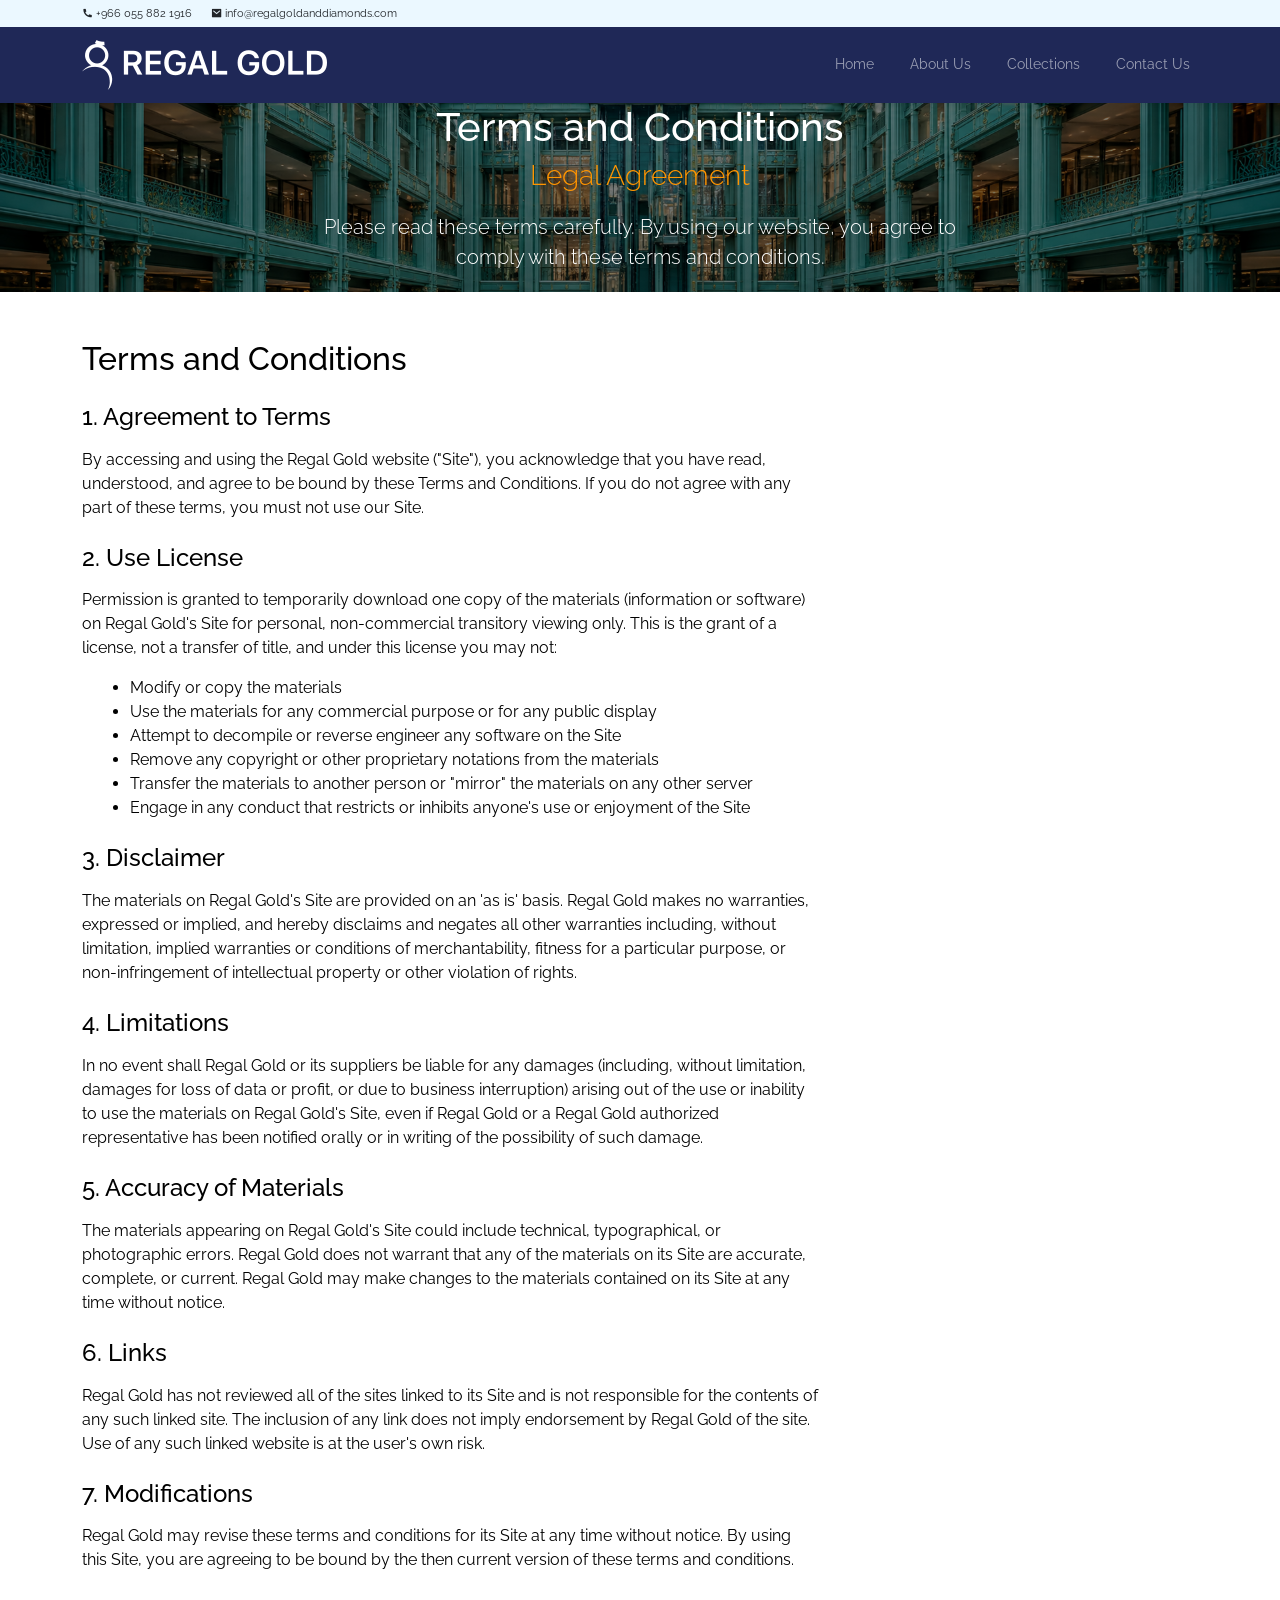
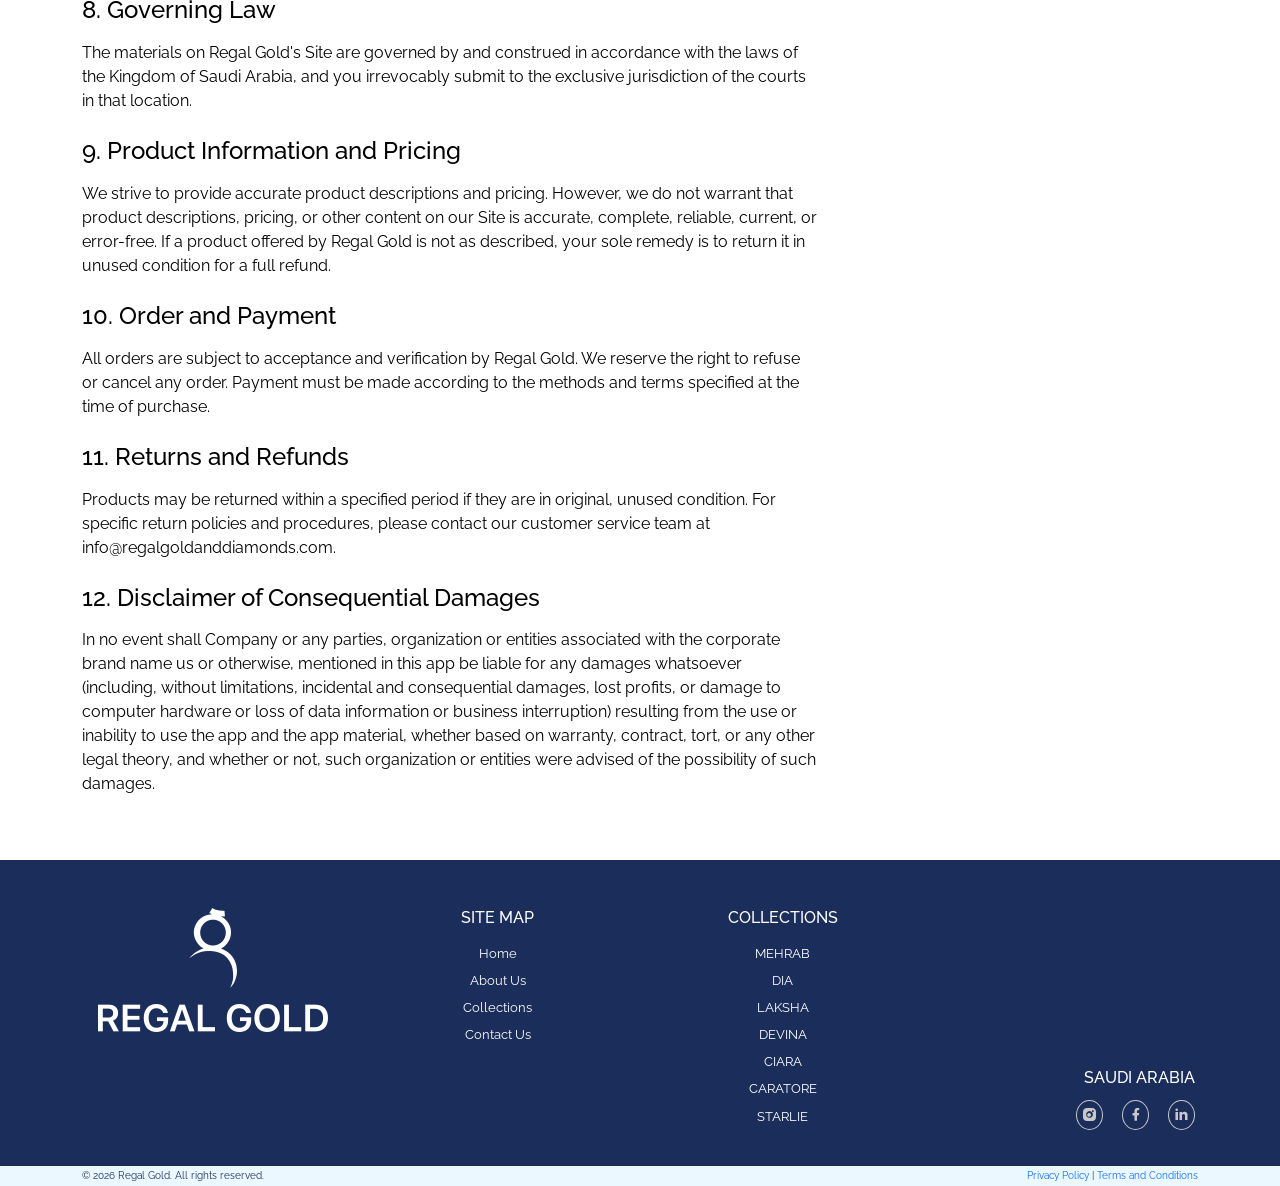
<file: terms-conditions.html>
<!DOCTYPE html>
<html lang="en">
<head>
    <meta charset="UTF-8">
    <meta name="viewport" content="width=device-width, initial-scale=1.0">
    <meta name="description" content="Terms and Conditions - Regal Gold and Diamonds. Please read our terms before using our website and services.">
    <meta name="keywords" content="Regal Gold, Terms and Conditions, legal">
    <title>Terms and Conditions - Regal Gold and Diamonds, Saudi Arabia</title>

    <meta property="og:title" content="Terms and Conditions - Regal Gold and Diamonds, Saudi Arabia" />
    <meta property="og:type" content="website" />
    <meta property="og:description" content="Terms and Conditions - Regal Gold and Diamonds. Please read our terms before using our website and services." />
    <meta property="og:url" content="https://regalgoldanddiamonds.com/terms-conditions.html">
    <meta property="og:site_name" content="Regal Gold and Diamonds">
    <meta property="og:image" content="https://regalgoldanddiamonds.com/assets/images/home-page-main-Banner.png" />

    <link rel="icon" href="favicon.ico" type="image/x-icon">
    <link rel="preconnect" href="https://fonts.googleapis.com">
    <link rel="preconnect" href="https://fonts.gstatic.com" crossorigin>
    <link href="https://fonts.googleapis.com/css2?family=Raleway:ital,wght@0,100..900;1,100..900&display=swap" rel="stylesheet">
    <link href="https://fonts.googleapis.com/css2?family=Montserrat:wght@300;400;500;600;700;800&display=swap" rel="stylesheet" />
    <link href="https://fonts.googleapis.com/css2?family=Cormorant:wght@400;500;600;700&display=swap" rel="stylesheet" />

    <link rel="stylesheet" href="vendor/bs/css/bootstrap.min.css">
    <link rel="stylesheet" href="vendor/RemixIcon_Fonts/fonts/remixicon.css">
    <link rel="stylesheet" href="vendor/animate/animate.min.css">
    <link rel="stylesheet" href="https://unpkg.com/aos@next/dist/aos.css" />
    <link rel="stylesheet" href="styles.css?v=1.3">

</head>
<body>
    <header>
        <div class="top-bar">
            <div class="container">
                <div class="row">
                    <div class="col-12">
                        <a href="tel:+9660558821916" class="text-decoration-none text-dark me-3"><i class="ri-phone-fill"></i> +966 055 882 1916</a>
                        <a href="mailto:info@regalgoldanddiamonds.com" class="text-decoration-none text-dark me-3"><i class="ri-mail-fill"></i> info@regalgoldanddiamonds.com</a>
                    </div>
                </div>
            </div>
        </div>
        <nav class="navbar navbar-expand-lg" data-bs-theme="dark">
            <div class="container">
                <a class="navbar-brand" href="index.html"><img src="assets/images/regal_gold_top_logo.png" alt="Regal Gold Logo"></a>
                <button class="navbar-toggler" type="button" data-bs-toggle="collapse" data-bs-target="#navbarNav"
                    aria-controls="navbarNav" aria-expanded="false" aria-label="Toggle navigation">
                    <span class="navbar-toggler-icon"></span>
                </button>
                <div class="collapse navbar-collapse" id="navbarNav">
                    <ul class="navbar-nav ms-auto">
                        <li class="nav-item">
                            <a class="nav-link" href="index.html">Home</a>
                        </li>
                        <li class="nav-item">
                            <a class="nav-link" href="about-us.html">About Us</a>
                        </li>
                        <li class="nav-item">
                            <a class="nav-link" href="collections.html">Collections</a>
                        </li>
                        <li class="nav-item">
                            <a class="nav-link" href="contact-us.html">Contact Us</a>
                        </li>
                    </ul>
                </div>
            </div>
        </nav>
    </header>

    <div id="terms-hero" class="page_top">
        <div class="container">
            <div class="row align-items-center">
                <div class="col-12 text-center">
                    <h1 class="animate__animated animate__fadeInDown">Terms and Conditions</h1>
                    <h3 class="animate__animated animate__fadeInUp animate__delay-1s" style="color: #ff9500; font-weight: 300;">Legal Agreement</h3>
                    <p class="lead animate__animated animate__fadeInUp animate__delay-2s" style="max-width: 700px; margin: 20px auto;">Please read these terms carefully. By using our website, you agree to comply with these terms and conditions.</p>
                </div>
            </div>
        </div>
    </div>

    <div class="container mt-5 mb-5">
        <div class="row">
            <div class="col-lg-8">
                <h2 class="mb-4">Terms and Conditions</h2>
                
                <h4 class="mt-4 mb-3">1. Agreement to Terms</h4>
                <p>By accessing and using the Regal Gold website ("Site"), you acknowledge that you have read, understood, and agree to be bound by these Terms and Conditions. If you do not agree with any part of these terms, you must not use our Site.</p>

                <h4 class="mt-4 mb-3">2. Use License</h4>
                <p>Permission is granted to temporarily download one copy of the materials (information or software) on Regal Gold's Site for personal, non-commercial transitory viewing only. This is the grant of a license, not a transfer of title, and under this license you may not:</p>
                <ul class="ms-3">
                    <li>Modify or copy the materials</li>
                    <li>Use the materials for any commercial purpose or for any public display</li>
                    <li>Attempt to decompile or reverse engineer any software on the Site</li>
                    <li>Remove any copyright or other proprietary notations from the materials</li>
                    <li>Transfer the materials to another person or "mirror" the materials on any other server</li>
                    <li>Engage in any conduct that restricts or inhibits anyone's use or enjoyment of the Site</li>
                </ul>

                <h4 class="mt-4 mb-3">3. Disclaimer</h4>
                <p>The materials on Regal Gold's Site are provided on an 'as is' basis. Regal Gold makes no warranties, expressed or implied, and hereby disclaims and negates all other warranties including, without limitation, implied warranties or conditions of merchantability, fitness for a particular purpose, or non-infringement of intellectual property or other violation of rights.</p>

                <h4 class="mt-4 mb-3">4. Limitations</h4>
                <p>In no event shall Regal Gold or its suppliers be liable for any damages (including, without limitation, damages for loss of data or profit, or due to business interruption) arising out of the use or inability to use the materials on Regal Gold's Site, even if Regal Gold or a Regal Gold authorized representative has been notified orally or in writing of the possibility of such damage.</p>

                <h4 class="mt-4 mb-3">5. Accuracy of Materials</h4>
                <p>The materials appearing on Regal Gold's Site could include technical, typographical, or photographic errors. Regal Gold does not warrant that any of the materials on its Site are accurate, complete, or current. Regal Gold may make changes to the materials contained on its Site at any time without notice.</p>

                <h4 class="mt-4 mb-3">6. Links</h4>
                <p>Regal Gold has not reviewed all of the sites linked to its Site and is not responsible for the contents of any such linked site. The inclusion of any link does not imply endorsement by Regal Gold of the site. Use of any such linked website is at the user's own risk.</p>

                <h4 class="mt-4 mb-3">7. Modifications</h4>
                <p>Regal Gold may revise these terms and conditions for its Site at any time without notice. By using this Site, you are agreeing to be bound by the then current version of these terms and conditions.</p>

                <h4 class="mt-4 mb-3">8. Governing Law</h4>
                <p>The materials on Regal Gold's Site are governed by and construed in accordance with the laws of the Kingdom of Saudi Arabia, and you irrevocably submit to the exclusive jurisdiction of the courts in that location.</p>

                <h4 class="mt-4 mb-3">9. Product Information and Pricing</h4>
                <p>We strive to provide accurate product descriptions and pricing. However, we do not warrant that product descriptions, pricing, or other content on our Site is accurate, complete, reliable, current, or error-free. If a product offered by Regal Gold is not as described, your sole remedy is to return it in unused condition for a full refund.</p>

                <h4 class="mt-4 mb-3">10. Order and Payment</h4>
                <p>All orders are subject to acceptance and verification by Regal Gold. We reserve the right to refuse or cancel any order. Payment must be made according to the methods and terms specified at the time of purchase.</p>

                <h4 class="mt-4 mb-3">11. Returns and Refunds</h4>
                <p>Products may be returned within a specified period if they are in original, unused condition. For specific return policies and procedures, please contact our customer service team at info@regalgoldanddiamonds.com.</p>

                <h4 class="mt-4 mb-3">12. Disclaimer of Consequential Damages</h4>
                <p>In no event shall Company or any parties, organization or entities associated with the corporate brand name us or otherwise, mentioned in this app be liable for any damages whatsoever (including, without limitations, incidental and consequential damages, lost profits, or damage to computer hardware or loss of data information or business interruption) resulting from the use or inability to use the app and the app material, whether based on warranty, contract, tort, or any other legal theory, and whether or not, such organization or entities were advised of the possibility of such damages.</p>

            </div>
        </div>
    </div>

    <footer class="pt-5 pb-2">
        <div class="container">
            <div class="row">
                <div class="col-md-3 mb-3">
                    <div><img src="assets/images/regal_gold_icon_80px.png" alt="Regal Gold Footer Icon" class="mb-3"></div>
                    <div><img src="assets/images/regal_gold_logo_230px.png" alt="Regal Gold Footer Logo" class="mb-3"></div>
                </div>
                <div class="col-md-3 mb-3">
                    <h6 class="text-uppercase mb-3 animate__animated animate__pulse">Site Map</h6>
                    <ul class="list-unstyled">
                        <li class="mb-2"><a href="index.html" class="text-decoration-none text-white">Home</a></li>
                        <li class="mb-2"><a href="about-us.html" class="text-decoration-none text-white">About Us</a></li>
                        <li class="mb-2"><a href="collections.html" class="text-decoration-none text-white">Collections</a></li>
                        <li class="mb-2"><a href="contact-us.html" class="text-decoration-none text-white">Contact Us</a></li>
                    </ul>
                </div>
                <div class="col-md-3 mb-3">
                    <h6 class="text-uppercase mb-3 animate__animated animate__pulse">Collections</h6>
                    <ul class="list-unstyled">
                        <li class="mb-2"><a href="collections.html#mehrab-section" class="text-decoration-none text-white">MEHRAB</a></li>
                        <li class="mb-2"><a href="collections.html#dia-section" class="text-decoration-none text-white">DIA</a></li>
                        <li class="mb-2"><a href="collections.html#laksha-section" class="text-decoration-none text-white">LAKSHA</a></li>
                        <li class="mb-2"><a href="collections.html#devina-section" class="text-decoration-none text-white">DEVINA</a></li>
                        <li class="mb-2"><a href="collections.html#ciara-section" class="text-decoration-none text-white">CIARA</a></li>
                        <li class="mb-2"><a href="collections.html#caratore-section" class="text-decoration-none text-white">CARATORE</a></li>
                        <li class="mb-2"><a href="collections.html#starlie-section" class="text-decoration-none text-white">STARLIE</a></li>
                    </ul>
                </div>
                <div class="col-md-3 mb-3 location-info">
                    <div id="location-bottom">
                        <h6 class="text-uppercase mb-3 animate__animated animate__pulse">Saudi Arabia</h6>
                        <div class="social-icons">
                            <a href="#" class="text-decoration-none me-3"><i class="ri-instagram-fill"></i></a>
                            <a href="#" class="text-decoration-none me-3"><i class="ri-facebook-fill"></i></a>
                            <a href="#" class="text-decoration-none"><i class="ri-linkedin-fill"></i></a>
                        </div>
                    </div>
                </div>
            </div>
        </div>
    </footer>
    <div class="bottom-bar mb-0">
        <div class="container">
            <div class="row">
                <div class="col-12">
                    <span>&copy; 2026 Regal Gold. All rights reserved.</span>
                    <span class="float-end"><a href="privacy-policy.html" class="text-decoration-none">Privacy Policy</a> | <a href="terms-conditions.html" class="text-decoration-none">Terms and Conditions</a></span>
                </div>
            </div>
        </div>
    </div>

    <div class="go-top">
        <div>
        <i class="ri-arrow-up-double-line"></i>
        </div>
    </div>

    <script src="vendor/bs/js/bootstrap.bundle.min.js"></script>
    <script src="https://unpkg.com/aos@next/dist/aos.js"></script>
    <script src="assets/js/script.js"></script>
</body>
</html>
</file>
<file: styles.css>
/* *********************************
 * CSS for Regal Gold
 * Author: Viggie
 * Created: 2026-03-09
 * This stylesheet is the master css file for the Regal Gold theme. It includes all the necessary styles to create a luxurious and elegant look for the website. The color scheme is based on gold and black, with accents of white and gray to add contrast and depth. The typography is chosen to complement the regal theme, with a mix of serif and sans-serif fonts. Overall, this stylesheet aims to create a visually stunning and cohesive design that reflects the opulence and grandeur of the Regal Gold theme.
 * ********************************* */
/* Global Reset */
 html, body {
  overflow-x: hidden;
}
/* Global Styles */
body {
    font-family: 'Raleway', sans-serif;
    background-color: #ffffff;
    color: #000000;
    margin: 0;
    padding: 0;
    position: relative;
}
header {
    background-color: #ffffff;
    position: sticky;
    top: 0;
    z-index: 1000;
    box-shadow: 0 2px 8px rgba(0, 0, 0, 0.1);
    transition: box-shadow 0.3s ease;
}
header:hover {
    box-shadow: 0 4px 12px rgba(0, 0, 0, 0.15);
}
.top-bar, .bottom-bar {
    background-color: #ebf8ff;
    padding: 5px 0;
    font-size: 0.7em;
    color: #1d2c5a;
}
.bottom-bar {
    font-size: 0.6em;
    padding: 3px 0;
}
nav {    
    background-color: #1f2857;
}
nav .navbar-brand img {
    height: 50px;
}
nav .navbar-nav .nav-item {
    margin-left: 20px;
}
nav .navbar-nav .nav-link {
    font-size: 0.9rem;
    border-bottom: 1px solid transparent;
}
nav .navbar-nav .nav-link:hover {
    text-decoration: none;
    border-bottom: 1px solid white;
}
/* Footer Styles */
footer {    
    background-color: #1b2d5a;
    text-align: center;
    color: white;
    font-size: 0.8em;
}
footer .location-info {
    position: relative;
}
footer .location-info #location-bottom {
    position: absolute;
    bottom: 15px;
    right: 15px;
    text-align: right;
}
/* Footer link underline animation on hover */
footer a {
    position: relative;
    text-decoration: none;
    transition: color 0.3s ease;
}
footer a::after {
    content: '';
    position: absolute;
    bottom: -3px;
    left: 0;
    width: 0;
    height: 1px;
    background-color: #ff9500;
    transition: width 0.3s ease;
}
footer a:hover::after {
    width: 100%;
}

footer .social-icons a {
    color: #c8c8c8;
    transition: color 0.3s ease;
    border: 1px solid #c8c8c8;
    border-radius: 50%;
    padding: 5px;
    font-size: 1.2em;
    text-align: right;
}
footer .social-icons a::after {
    background-color: transparent;
}
.go-top {
    position: fixed;
    bottom: 20px;
    right: 20px;
    background-color: #ff9500;
    color: #1b2d5a;
    padding: 10px;
    border-radius: 50%;
    cursor: pointer;
    display: none;
    font-weight: bold;
}
.lighter-bg {
    background-color: #ebf8ff;
}

/* Home Page Styles */
h1, h2, h3, .btn {
    font-family: "Raleway", sans-serif;
}
.card-title {
    font-family: "Bodoni Moda SC", serif;
}
.btn-primary {
    background-color: #1f2857;
    border-color: #1f2857;
}
.btn-primarylite {
    background-color: #2e3c84;
    border-color: #2e3c84;
    color: white;
}
.btn-primary:hover, .btn-primarylite:hover {
    background-color: #1b2d5a;
    border-color: #1d2c5a;
}

/* zoom effect & subtle shadow for product cards */
.card {
    box-shadow: 0 4px 8px rgba(0, 0, 0, 0.1);
    transition: box-shadow 0.3s ease;
}
.card:hover {
    transform: scale(1.05);
    transition: transform 0.3s ease;
    box-shadow: 0 8px 16px rgba(0, 0, 0, 0.2);
}

/* Zoom effect for images */
.img-fluid {
    transition: transform 0.3s ease;
}
.img-fluid:hover {
    transform: scale(1.05);
}
/* zoom effect for buttons */
.btn {
    transition: transform 0.3s ease, box-shadow 0.3s ease;
}
.btn:hover {
    transform: scale(1.05);
    box-shadow: 0 8px 16px rgba(255, 149, 0, 0.3);
    text-decoration: none;
}

/* Gold accent for icons */
.gold-accent {
    color: #ff9500;
}
.dark-gold {
    color: #7c5b09;
}

/* Hero Section */
#home-hero, #collection-hero {
    background-size: cover;
    background-position: center;
    background-repeat: no-repeat;
    color: white;
    padding: 120px 0;
    text-align: center;
    position: relative;
    min-height: 620px;
    display: flex;
    align-items: center;
    overflow: hidden;
}
#collection-hero {
    background: linear-gradient(135deg, rgba(31, 40, 87, 0.4) 0%, rgba(255, 149, 0, 0.1) 100%), url('assets/images/wb-2.png') center/cover no-repeat;
}
#home-hero.hero-section {
    background: linear-gradient(135deg, rgba(31, 40, 87, 0.4) 0%, rgba(255, 149, 0, 0.1) 100%), url('assets/images/home-page-main-Banner.png') center/cover no-repeat;
}

/* Hero Slideshow */
.hero-slideshow {
    position: relative;
    min-height: 620px;
    overflow: hidden;
    padding: 0;
    display: flex;
    align-items: center;
    justify-content: center;
}

.hero-slide {
    position: absolute;
    top: 0;
    left: 0;
    width: 100%;
    height: 100%;
    background-size: cover;
    background-position: center;
    background-repeat: no-repeat;
    opacity: 0;
    transition: opacity 0.8s ease-in-out;
    display: flex;
    align-items: center;
    justify-content: center;
}

.hero-slide.active {
    opacity: 1;
    z-index: 5;
}

.hero-overlay {
    position: absolute;
    top: 0;
    left: 0;
    width: 100%;
    height: 100%;
    background: linear-gradient(135deg, rgba(31, 40, 87, 0.4) 0%, rgba(255, 149, 0, 0.1) 100%);
    z-index: 2;
}

.hero-content {
    position: relative;
    z-index: 3;
    width: 100%;
    padding: 120px 0;
    display: flex;
    align-items: center;
    justify-content: center;
    color: white;
}

.hero-content .container {
    width: 100%;
}

.hero-indicators {
    position: absolute;
    bottom: 5px;
    left: 50%;
    transform: translateX(-50%);
    display: flex;
    gap: 12px;
    z-index: 10;
}

.indicator {
    width: 12px;
    height: 12px;
    border-radius: 50%;
    background-color: rgba(255, 255, 255, 0.5);
    cursor: pointer;
    transition: all 0.3s ease;
    border: 2px solid rgba(255, 255, 255, 0.7);
}

.indicator.active {
    background-color: #fba833;
    transform: scale(1.3);
    border-color: #fba833;
}

.indicator:hover {
    background-color: rgba(255, 255, 255, 0.8);
}
#home-hero h1, #collection-hero h1 {
    font-size: 4.8em;
    font-weight: 300;
    color: #e3e3e3;
    margin-bottom: 20px;
    text-shadow: 2px 2px 4px rgba(0, 0, 0, 0.3);
}
#home-hero h1 b, #collection-hero h1 b {
    font-weight: 500;
}
#home-hero p, #collection-hero p {
    font-size: 1.9em;
    color:#e3e3e3;
    margin-bottom: 30px;
    text-shadow: 1px 1px 3px rgba(0, 0, 0, 0.2);
}
#home-hero .btn {
    font-size: 1.2em;
    padding: 10px 30px;
}
#home-hero img {
    box-shadow: 0 10px 30px rgba(0, 0, 0, 0.3);
    animation-duration: 1s !important;
}

/* ================================
   ENHANCED ANIMATIONS & TRANSITIONS
   ================================ */

/* Navigation improvements */
nav .navbar-nav .nav-link {
    position: relative;
    transition: color 0.3s ease;
}
nav .navbar-nav .nav-link::after {
    content: '';
    position: absolute;
    bottom: 0;
    left: 0;
    width: 0;
    height: 2px;
    background-color: #ff9500;
    transition: width 0.3s ease;
}
nav .navbar-nav .nav-link:hover::after {
    width: 100%;
}
nav .navbar-nav .nav-link.active::after {
    width: 100%;
}

/* Collection page styles */
.Cormorant {
    font-family: "Cormorant", serif;
}
.Bodoni {
    font-family: "Bodoni Moda SC", serif;
}
.collection-section {
    border-top: 1px solid #e3e3e3;
}
.collection-title {
    font-family: "Cormorant", serif;
    font-family: "Bodoni Moda SC", serif;
    font-size: 4em;
    font-weight: 400;
    color: #7c5b09;
    margin-bottom: 20px;
}
.collection-subtitle {
    font-size: 1.8em;
    color: #1f2857;
    margin-bottom: 15px;
}
.collection-description {
    font-size: 1.2em;
    margin-bottom: 30px;
}


/* Go-top button enhancements */
.go-top {
    transition: all 0.3s ease;
}
.go-top:hover {
    background-color: #fff;
    color: #fba833;
    transform: scale(1.1);
    box-shadow: 0 8px 16px rgba(255, 149, 0, 0.4);
}

/* Enhanced card transitions */
.card {
    border: 1px solid transparent;
    transition: all 0.4s cubic-bezier(0.25, 0.46, 0.45, 0.94);
}
.card:hover {
    border-color: #ff9500;
    box-shadow: 0 12px 24px rgba(255, 149, 0, 0.15);
}

/* Enhanced image animations */
.img-fluid {
    transition: transform 0.5s cubic-bezier(0.25, 0.46, 0.45, 0.94), 
                filter 0.5s ease;
}
.img-fluid:hover {
    filter: brightness(1.1) drop-shadow(0 8px 16px rgba(31, 40, 87, 0.2));
}

/* AOS custom animations */
@keyframes fade-in-zoom {
    from {
        opacity: 0;
        transform: scale(0.95);
    }
    to {
        opacity: 1;
        transform: scale(1);
    }
}

@keyframes fade-in-left {
    from {
        opacity: 0;
        transform: translateX(-30px);
    }
    to {
        opacity: 1;
        transform: translateX(0);
    }
}

@keyframes fade-in-right {
    from {
        opacity: 0;
        transform: translateX(30px);
    }
    to {
        opacity: 1;
        transform: translateX(0);
    }
}

@keyframes slide-down {
    from {
        opacity: 0;
        transform: translateY(-20px);
    }
    to {
        opacity: 1;
        transform: translateY(0);
    }
}

@keyframes slide-up {
    from {
        opacity: 0;
        transform: translateY(20px);
    }
    to {
        opacity: 1;
        transform: translateY(0);
    }
}

@keyframes gold-glow {
    0% {
        box-shadow: 0 0 0 0 rgba(255, 149, 0, 0.4);
    }
    70% {
        box-shadow: 0 0 0 10px rgba(255, 149, 0, 0);
    }
    100% {
        box-shadow: 0 0 0 0 rgba(255, 149, 0, 0);
    }
}

.fade-in-zoom {
    animation: fade-in-zoom 0.6s ease-out;
}

.fade-in-left {
    animation: fade-in-left 0.6s ease-out;
}

.fade-in-right {
    animation: fade-in-right 0.6s ease-out;
}

.slide-down {
    animation: slide-down 0.6s ease-out;
}

.slide-up {
    animation: slide-up 0.6s ease-out;
}

.gold-glow {
    animation: gold-glow 2s infinite;
}

/* Smooth scroll behavior */
html {
    scroll-behavior: smooth;
}

/* Global transitions */
* {
    transition: background-color 0.3s ease, color 0.3s ease, border-color 0.3s ease;
}

/* Links smooth transitions */
a {
    transition: all 0.3s ease;
}

.page_top {
    background-image: linear-gradient(rgba(0, 0, 0, 0.5), rgba(0, 0, 0, 0.5)), url('assets/images/About-us-Page-banner.png');
    background-size: cover;
    background-position: top center;
    color: white;
}

/* Lazy loading image fade-in */
img[loading="lazy"] {
    animation: fade-in-zoom 0.6s ease-out;
}

/* Scroll-down indicator animation (optional) */
@keyframes bounce-down {
    0%, 20%, 50%, 80%, 100% {
        transform: translateY(0);
    }
    40% {
        transform: translateY(-10px);
    }
    60% {
        transform: translateY(-5px);
    }
}

.scroll-indicator {
    animation: bounce-down 2s infinite;
}

/* Button link pseudo-effects */
.btn-primary {
    position: relative;
    overflow: hidden;
}
.btn-primary::before {
    content: '';
    position: absolute;
    top: 0;
    left: -100%;
    width: 100%;
    height: 100%;
    background: linear-gradient(90deg, transparent, rgba(255, 255, 255, 0.3), transparent);
    transition: left 0.5s ease;
}
.btn-primary:hover::before {
    left: 100%;
}

/* Slideshow Styles */
.slideshow-container {
    position: relative;
    display: flex;
    flex-direction: column;
    height: 100%;
    min-height: 300px;
    overflow-x: hidden;
}

.slideshow-card {
    flex-grow: 1;
    display: flex;
    flex-direction: column;
    overflow: hidden;
    position: relative;
    max-height: 360px;
    transition: box-shadow 0.3s ease, transform 0.3s ease;
}

.slideshow-card:hover {
    box-shadow: 0 12px 24px rgba(0, 0, 0, 0.15);
    transform: translateY(-4px);
}

.slide {
    flex-grow: 1;
    display: flex;
    align-items: center;
    justify-content: center;
    overflow: hidden;
}

.slide img {
    max-width: 100%;
    height: 230px;
    object-fit: contain;
    transition: transform 0.3s ease, filter 0.3s ease, box-shadow 0.3s ease;
}

.slide:hover img {
    transform: scale(1.3);
}

.slide.fade {
    animation: fade-slide 0.4s ease-in-out;
}

@keyframes fade-slide {
    from {
        opacity: 0;
    }
    to {
        opacity: 1;
    }
}

.slide-btn {
    position: absolute;
    top: 50%;
    transform: translateY(-50%);
    background-color: rgba(31, 40, 87, 0.01);
    color: #fff;
    border: none;
    padding: 7px 9px;
    font-size: 1.5rem;
    cursor: pointer;
    border-radius: 10px;
    transition: all 0.3s ease;
    z-index: 10;
}

.slide-btn:hover {
    background-color: rgba(255, 149, 0, 0.9);
    transform: translateY(-50%) scale(1.1);
}

.slide-btn.prev {
    left: 10px;
}

.slide-btn.next {
    right: 10px;
}

.slide-indicator {
    position: absolute;
    bottom: 12px;
    right: 12px;
    background-color: rgba(31, 40, 87, 0.3);
    color: #fff;
    padding: 6px 12px;
    border-radius: 20px;
    font-size: 0.75rem;
    font-weight: 600;
    z-index: 5;
}

@media (min-width: 992px) {
  .col-lg-2-4 {
    flex: 0 0 20%;
    max-width: 20%;
  }
}

@media (max-width: 1024px) {
    footer img {
        max-width: 180px;
    }
}
@media (max-width: 768px) {
    #home-hero, #collection-hero {
        min-height: 250px;
    }
    .hero-slideshow {
        min-height: 250px;
    }
    .hero-content {
        padding: 60px 0;
    }
    #home-hero h1, #collection-hero h1 {
        font-size: 2em;
        margin-bottom: 15px;
    }
    #home-hero p, #collection-hero p {
        font-size: 1.2em;
        margin-bottom: 10px;
    }
    #home-hero .btn {
        font-size: 1em;
        padding: 9px 12px;
        text-wrap-mode: nowrap;
    }
    .indicator {
        width: 9px;
        height: 9px;
    }

    .slide-btn {
        padding: 8px 12px;
        font-size: 1.2rem;
    }
    
    .slide-btn.prev {
        left: 5px;
    }
    
    .slide-btn.next {
        right: 5px;
    }
    
    .slide-indicator {
        font-size: 0.75rem;
        padding: 4px 8px;
        bottom: 8px;
        right: 8px;
    }

    footer .location-info {
        padding: 15px 0;
    }
    footer img {
        max-width: 170px;
    }
}

@media (max-width: 576px) {
    .hero-content {
        padding: 40px 0;
    }
    #home-hero h1, #collection-hero h1 {
        font-size: 1.8em;
        margin-bottom: 15px;
    }
    #home-hero p, #collection-hero p {
        font-size: 0.8em;
        margin-bottom: 6px;
    }
    #home-hero .btn {
        font-size: 0.8em;
        padding: 7px 10px;
        text-wrap-mode: nowrap;
    }

    footer .location-info #location-bottom {
        position: static;
        text-align: center;
        padding: 0;
    }    
}
</file>
